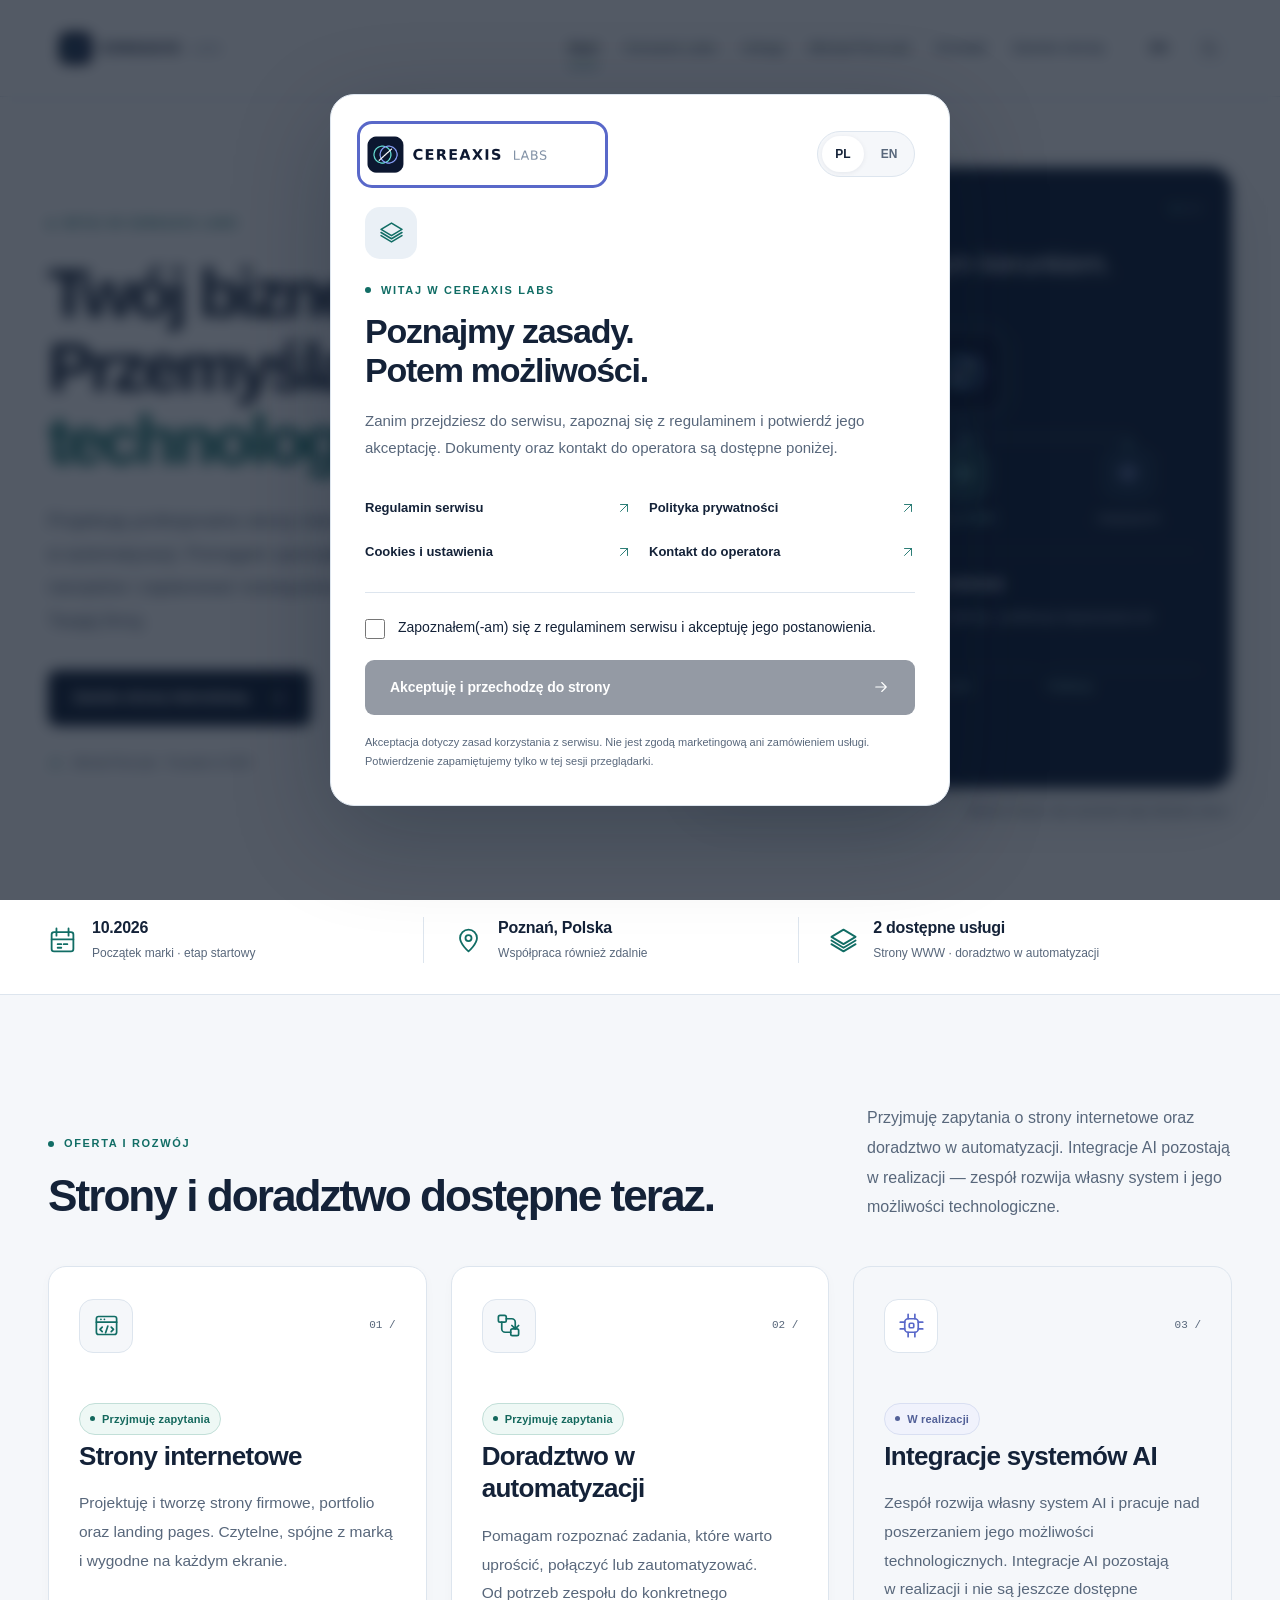
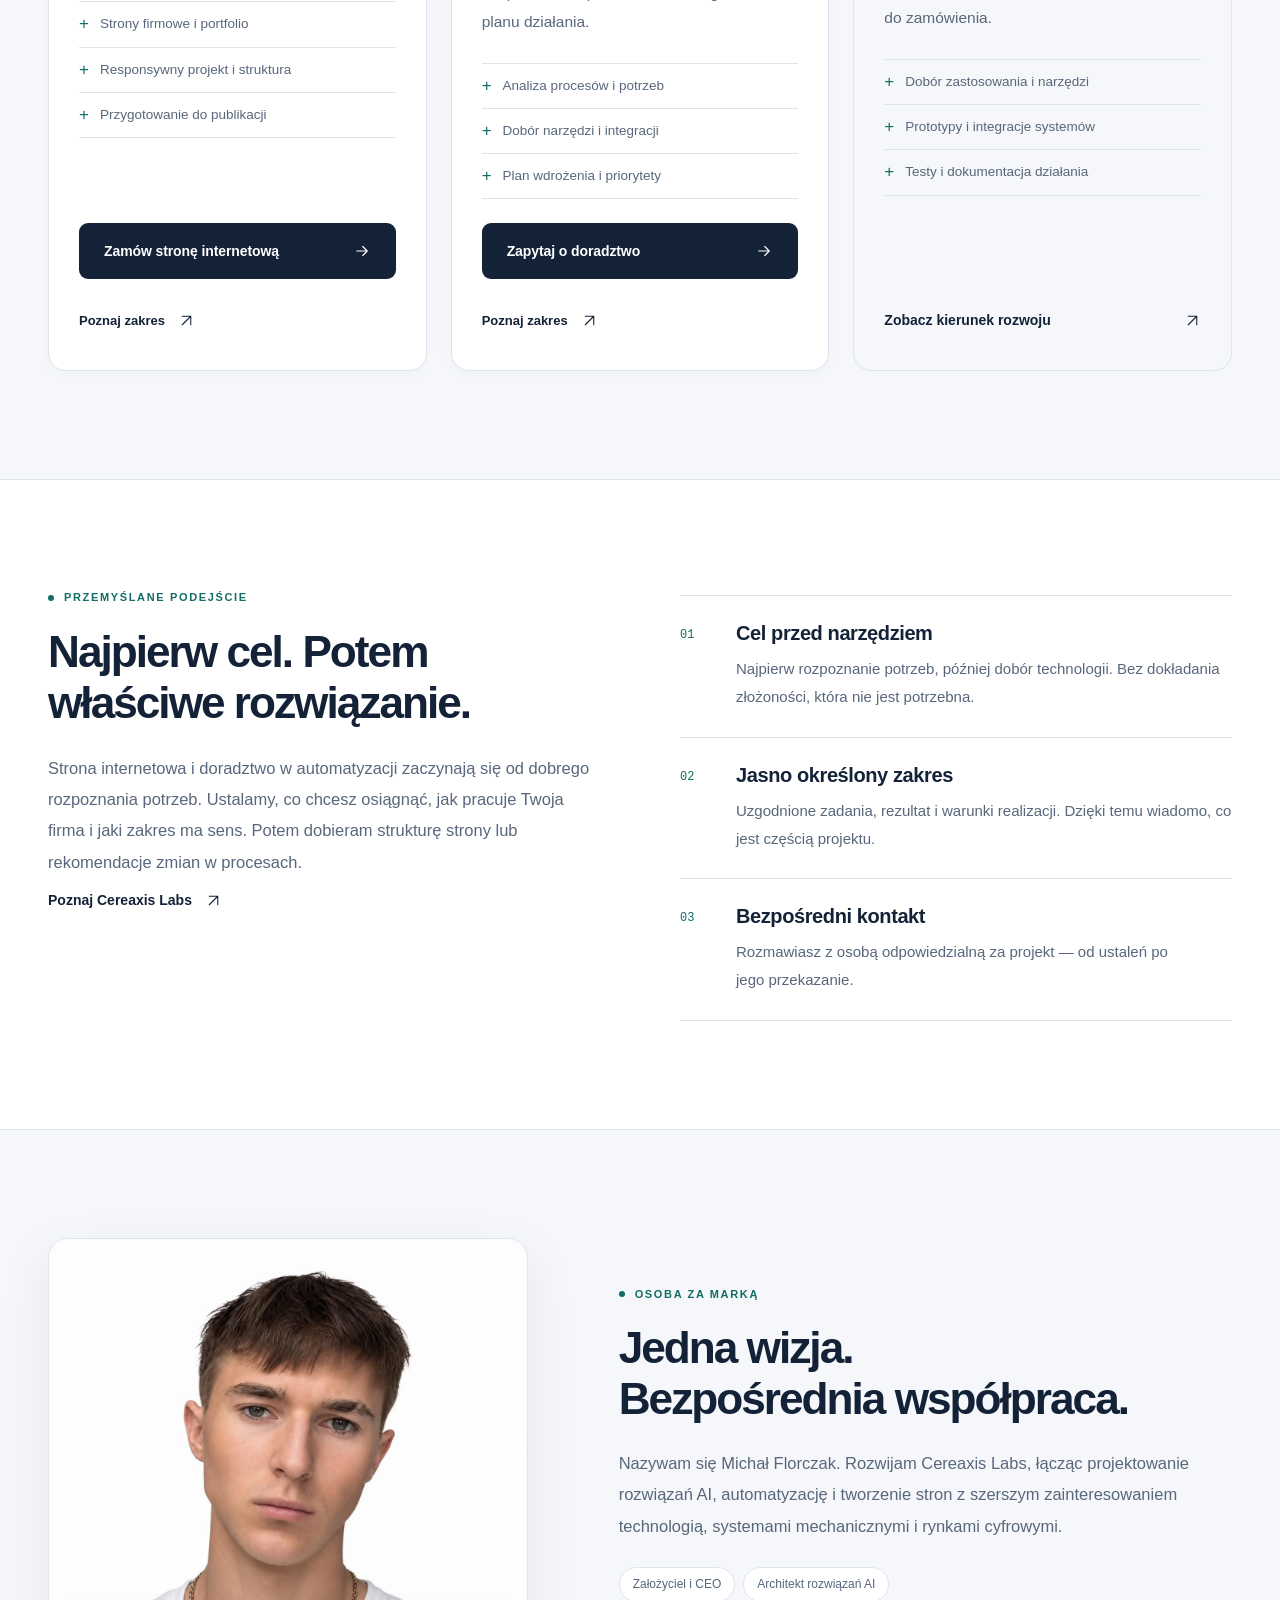
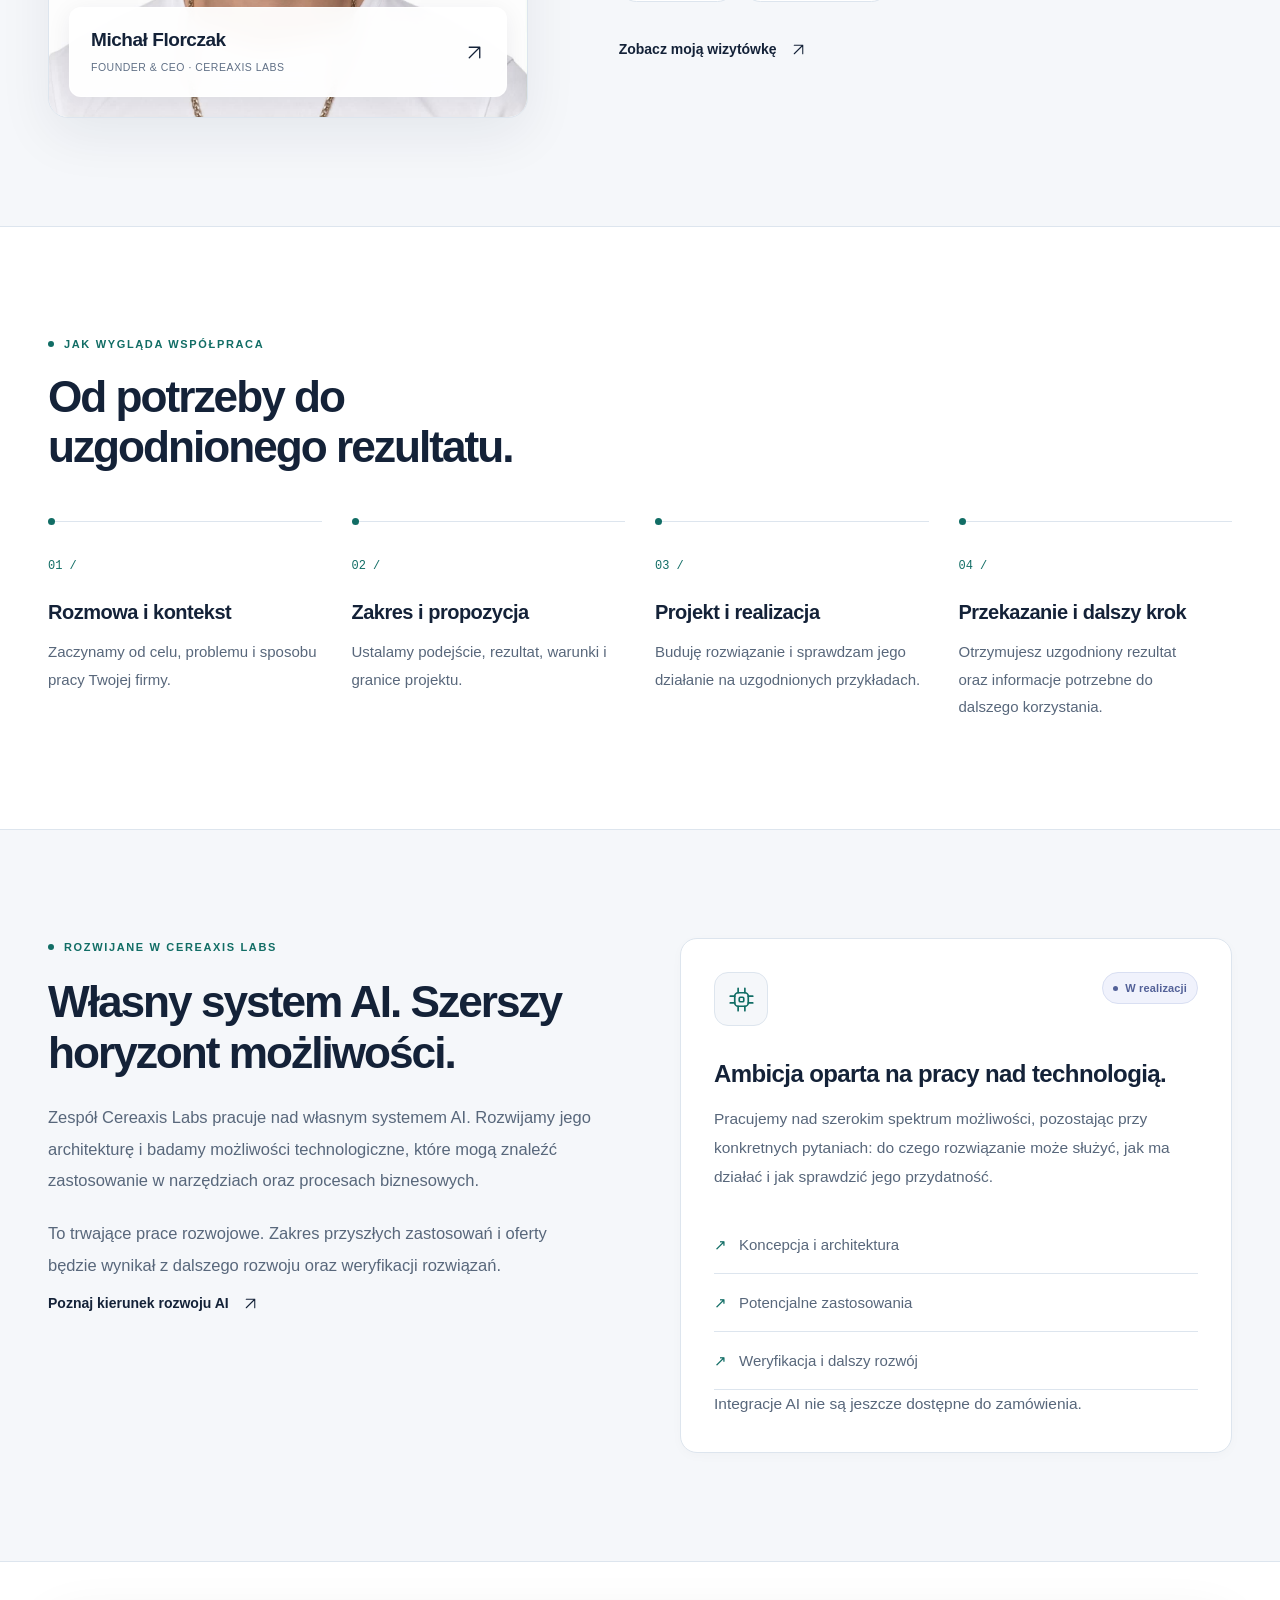
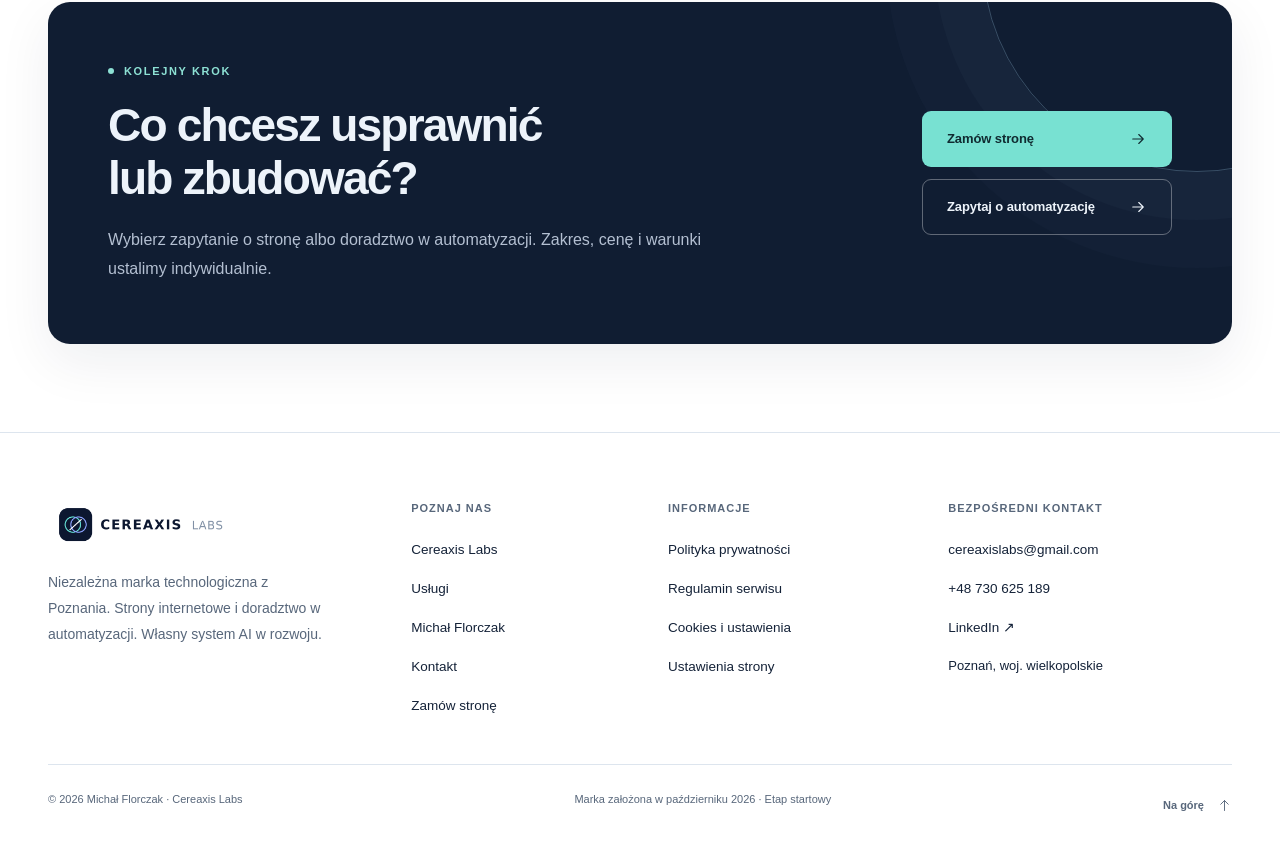
<file: index.html>
<!doctype html>
<html lang="pl" data-theme="light"><head><meta charset="utf-8"><meta name="viewport" content="width=device-width, initial-scale=1"><meta name="theme-color" content="#ffffff">
<title data-pl="Cereaxis Labs — Strony WWW i doradztwo w automatyzacji" data-en="Cereaxis Labs — Websites and automation consulting">Cereaxis Labs — Strony WWW i doradztwo w automatyzacji</title>
<meta name="description" content="Cereaxis Labs: profesjonalne strony internetowe i doradztwo w automatyzacji. Integracje i własny system AI w rozwoju. Michał Florczak, Poznań. Marka założona w październiku 2026." data-pl="Cereaxis Labs: profesjonalne strony internetowe i doradztwo w automatyzacji. Integracje i własny system AI w rozwoju. Michał Florczak, Poznań. Marka założona w październiku 2026." data-en="Cereaxis Labs: professional websites and automation consulting. AI integration and our own AI system in development. Founded by Michał Florczak in Poznań, Poland, in October 2026.">
<meta property="og:type" content="website"><meta property="og:site_name" content="Cereaxis Labs"><meta property="og:title" content="Cereaxis Labs — Strony WWW i doradztwo w automatyzacji" data-pl="Cereaxis Labs — Strony WWW i doradztwo w automatyzacji" data-en="Cereaxis Labs — Websites and automation consulting"><meta property="og:description" content="Cereaxis Labs: profesjonalne strony internetowe i doradztwo w automatyzacji. Integracje i własny system AI w rozwoju. Michał Florczak, Poznań. Marka założona w październiku 2026." data-pl="Cereaxis Labs: profesjonalne strony internetowe i doradztwo w automatyzacji. Integracje i własny system AI w rozwoju. Michał Florczak, Poznań. Marka założona w październiku 2026." data-en="Cereaxis Labs: professional websites and automation consulting. AI integration and our own AI system in development. Founded by Michał Florczak in Poznań, Poland, in October 2026.">
<link rel="icon" href="assets/cereaxis-labs-icon.png" type="image/png"><script>document.documentElement.classList.add('js');
try {
 var p=JSON.parse(localStorage.getItem('cereaxis.preferences.v2')||'null');
 if(p&&p.consent===true&&p.expires>Date.now()){
  if(p.theme==='dark'||p.theme==='light')document.documentElement.dataset.theme=p.theme;
  if(p.lang==='en'||p.lang==='pl')document.documentElement.lang=p.lang;
 }else if(p){localStorage.removeItem('cereaxis.preferences.v2');}
}catch(_){}
try{var q=new URLSearchParams(location.search);if(q.get('theme')==='dark'||q.get('theme')==='light')document.documentElement.dataset.theme=q.get('theme');if(q.get('lang')==='en'||q.get('lang')==='pl')document.documentElement.lang=q.get('lang');}catch(_){}</script><link rel="stylesheet" href="assets/site.css?v=f56a594e5f"><link rel="stylesheet" href="assets/refinements.css?v=23b7372c56"><link rel="stylesheet" href="assets/interactions.css?v=6615afb9a2"><script src="assets/site.js?v=04f3d5b48e" defer></script><script src="assets/experience.js?v=4e5455bf96" defer></script></head>
<body id="top" data-entry-required="true"><a href="#main" class="skip"><span data-pl="Przejdź do treści" data-en="Skip to content">Przejdź do treści</span></a>
    <header class="site-header"><div class="wrap header-inner">
      <a class="logo-link" href="index.html" aria-label="Cereaxis Labs — strona główna" data-aria-pl="Cereaxis Labs — strona główna" data-aria-en="Cereaxis Labs — home"><span class="logo-well"><img class="brand-logo" src="assets/cereaxis-labs-logo.png" alt="Cereaxis Labs" width="1520" height="264" decoding="async"></span></a>
      <nav id="primary-nav" class="nav-links" aria-label="Menu główne" data-aria-pl="Menu główne" data-aria-en="Main navigation"><a href="index.html" aria-current="page"><span data-pl="Start" data-en="Home">Start</span></a><a href="cereaxis-labs.html"><span data-pl="Cereaxis Labs" data-en="Cereaxis Labs">Cereaxis Labs</span></a><a href="uslugi.html"><span data-pl="Usługi" data-en="Services">Usługi</span></a><a href="michal-florczak.html"><span data-pl="Michał Florczak" data-en="Michał Florczak">Michał Florczak</span></a><a href="kontakt.html"><span data-pl="Kontakt" data-en="Contact">Kontakt</span></a><a href="zamow-strone.html"><span data-pl="Zamów stronę" data-en="Request a website">Zamów stronę</span></a><div class="mobile-nav-meta">Cereaxis Labs · Poznań<br><span data-pl="Technologia zaczyna się od dobrej rozmowy." data-en="Good technology starts with a conversation.">Technologia zaczyna się od dobrej rozmowy.</span></div></nav>
      <div class="controls"><button class="control language-control" id="language-toggle" type="button" aria-label="Przełącz na język angielski" title="Przełącz na język angielski" lang="en"><span>EN</span></button><button class="control" id="theme-toggle" type="button" aria-label="Włącz ciemny motyw" title="Włącz ciemny motyw"><svg class="moon" viewBox="0 0 24 24" fill="none" stroke="currentColor" stroke-width="1.5" stroke-linecap="round" stroke-linejoin="round" aria-hidden="true"><path d="M21 13A9 9 0 0 1 11 3 9 9 0 1 0 21 13Z"/></svg><svg class="sun" viewBox="0 0 24 24" fill="none" stroke="currentColor" stroke-width="1.5" stroke-linecap="round" stroke-linejoin="round" aria-hidden="true"><circle cx="12" cy="12" r="4"/><path d="M12 2v2m0 16v2M2 12h2m16 0h2M5 5l1 1m12 12 1 1m0-14-1 1M6 18l-1 1"/></svg></button><button class="control menu-control" id="menu-toggle" type="button" aria-label="Otwórz menu" aria-controls="primary-nav" aria-expanded="false"><svg class="menu-lines" viewBox="0 0 24 24" fill="none" stroke="currentColor" stroke-width="1.5" stroke-linecap="round" stroke-linejoin="round" aria-hidden="true"><path d="M4 8h16M4 16h16"/></svg><svg class="menu-x" viewBox="0 0 24 24" fill="none" stroke="currentColor" stroke-width="1.5" stroke-linecap="round" stroke-linejoin="round" aria-hidden="true"><path d="m6 6 12 12M6 18 18 6"/></svg></button></div>
    </div><div class="reading-progress" aria-hidden="true"></div></header><main id="main" tabindex="-1"><section class="hero"><div class="wrap"><div class="hero-grid"><div class="hero-copy"><div data-pl="Witaj w Cereaxis Labs" data-en="Welcome to Cereaxis Labs" class="eyebrow">Witaj w Cereaxis Labs</div><h1><span data-pl="Twój biznes." data-en="Your business.">Twój biznes.</span><span data-pl="Przemyślana" data-en="Thoughtful">Przemyślana</span><span data-pl="technologia." data-en="technology." class="accent">technologia.</span></h1><p data-pl="Projektuję profesjonalne strony internetowe i doradzam firmom w automatyzacji. Pomagam uporządkować potrzeby, wybrać narzędzia i zaplanować rozwiązania dopasowane do sposobu pracy Twojej firmy." data-en="I build professional websites and advise businesses on automation. From a clear online presence to a practical plan for improving workflows, we start with your needs and agree on the next step." class="lead">Projektuję profesjonalne strony internetowe i doradzam firmom w automatyzacji. Pomagam uporządkować potrzeby, wybrać narzędzia i zaplanować rozwiązania dopasowane do sposobu pracy Twojej firmy.</p><div class="actions"><a href="zamow-strone.html" class="button button-primary" ><span data-pl="Zamów stronę internetową" data-en="Request a website">Zamów stronę internetową</span><svg class="" viewBox="0 0 24 24" fill="none" stroke="currentColor" stroke-width="1.5" stroke-linecap="round" stroke-linejoin="round" aria-hidden="true"><path d="M5 12h14m-6-6 6 6-6 6"/></svg></a><a href="zapytanie-automatyzacja.html" class="button button-outline" ><span data-pl="Zapytaj o automatyzację" data-en="Enquire about automation">Zapytaj o automatyzację</span><svg class="" viewBox="0 0 24 24" fill="none" stroke="currentColor" stroke-width="1.5" stroke-linecap="round" stroke-linejoin="round" aria-hidden="true"><path d="M6 18 18 6M6 6h12v12"/></svg></a></div><div class="hero-note"><svg class="" viewBox="0 0 24 24" fill="none" stroke="currentColor" stroke-width="1.5" stroke-linecap="round" stroke-linejoin="round" aria-hidden="true"><circle cx="12" cy="8" r="4"/><path d="M4 21v-2a8 8 0 0 1 16 0v2"/></svg><span data-pl="Michał Florczak · Founder &amp; CEO" data-en="Michał Florczak · Founder &amp; CEO">Michał Florczak · Founder &amp; CEO</span></div></div><div class="hero-technology"><div class="system-board"><div class="board-top"><span>CEREAXIS LABS / SYSTEM MAP</span><div class="board-dot"><i></i><i></i><i></i></div></div><h2 data-pl="Technologia z jasnym kierunkiem." data-en="Technology with a clear direction." class="board-heading">Technologia z jasnym kierunkiem.</h2><div class="system-map"><svg viewBox="0 0 400 225" preserveAspectRatio="none" aria-hidden="true"><path class="map-line" d="M200 95v35H60v43m140-43v43m0-43h140v43"/><path class="map-flow" d="M200 95v35H60v43m140-43v43m0-43h140v43"/></svg><div class="map-core" aria-hidden="true"><img src="assets/cereaxis-labs-icon.png" alt="" width="512" height="512"></div><button type="button" class="map-node one" data-scenario="automation" aria-controls="scenario-details" aria-pressed="false"><span class="map-node-icon"><svg class="" viewBox="0 0 24 24" fill="none" stroke="currentColor" stroke-width="1.5" stroke-linecap="round" stroke-linejoin="round" aria-hidden="true"><rect x="3" y="3" width="7" height="6" rx="1.5"/><rect x="14" y="15" width="7" height="6" rx="1.5"/><path d="M10 6h5a3 3 0 0 1 3 3v6m-4 3H9a3 3 0 0 1-3-3V9m9 3 3 3 3-3"/></svg></span><span data-pl="Automatyzacja" data-en="Automation">Automatyzacja</span></button><button type="button" class="map-node two" data-scenario="web" aria-controls="scenario-details" aria-pressed="true"><span class="map-node-icon"><svg class="" viewBox="0 0 24 24" fill="none" stroke="currentColor" stroke-width="1.5" stroke-linecap="round" stroke-linejoin="round" aria-hidden="true"><rect x="3" y="4" width="18" height="16" rx="2"/><path d="M3 9h18M7 6.5h.1m3 0h.1m-2 7-2 2 2 2m8-4 2 2-2 2m-3-5-2 6"/></svg></span><span data-pl="Strony WWW" data-en="Websites">Strony WWW</span></button><button type="button" class="map-node three" data-scenario="ai" aria-controls="scenario-details" aria-pressed="false"><span class="map-node-icon"><svg class="" viewBox="0 0 24 24" fill="none" stroke="currentColor" stroke-width="1.5" stroke-linecap="round" stroke-linejoin="round" aria-hidden="true"><rect x="6" y="6" width="12" height="12" rx="3"/><path d="M9 2v4m6-4v4M9 18v4m6-4v4M2 9h4m-4 6h4m12-6h4m-4 6h4"/><rect x="10" y="10" width="4" height="4" rx="1"/></svg></span><span data-pl="Integracje AI" data-en="AI integration">Integracje AI</span></button></div><div id="scenario-details" class="scenario-details" aria-live="polite"><div class="scenario-panel" data-scenario-panel="web"><h3 data-pl="Dostępne teraz: strony internetowe" data-en="Available now: websites">Dostępne teraz: strony internetowe</h3><p data-pl="Przemyślana struktura, dopracowany interfejs i publikacja dopasowana do Twojego projektu." data-en="Thoughtful structure, a polished interface and a launch approach suited to your project.">Przemyślana struktura, dopracowany interfejs i publikacja dopasowana do Twojego projektu.</p><ol class="scenario-steps"><li><span data-pl="Cel i treści" data-en="Goals &amp; content">Cel i treści</span></li><li><span data-pl="Projekt i wykonanie" data-en="Design &amp; build">Projekt i wykonanie</span></li><li><span data-pl="Publikacja" data-en="Launch">Publikacja</span></li></ol></div><div class="scenario-panel" data-scenario-panel="automation" hidden><h3 data-pl="Dostępne: doradztwo w automatyzacji" data-en="Available: automation consulting">Dostępne: doradztwo w automatyzacji</h3><p data-pl="Analiza sposobu pracy, rekomendacje narzędzi i uporządkowany plan zmian dopasowany do Twojej firmy." data-en="Workflow analysis, tool recommendations and a structured improvement plan suited to your business.">Analiza sposobu pracy, rekomendacje narzędzi i uporządkowany plan zmian dopasowany do Twojej firmy.</p><ol class="scenario-steps"><li><span data-pl="Rozpoznanie procesów" data-en="Process discovery">Rozpoznanie procesów</span></li><li><span data-pl="Rekomendacje" data-en="Recommendations">Rekomendacje</span></li><li><span data-pl="Plan działania" data-en="Action plan">Plan działania</span></li></ol></div><div class="scenario-panel" data-scenario-panel="ai" hidden><h3 data-pl="Integracje AI: w realizacji" data-en="AI integration: in development">Integracje AI: w realizacji</h3><p data-pl="Zespół pracuje nad własnym systemem AI i rozwija nowe możliwości technologiczne. Integracje nie są jeszcze dostępne do zamówienia." data-en="The team is developing its own AI system and expanding its technological capabilities. Integrations are not yet open for orders.">Zespół pracuje nad własnym systemem AI i rozwija nowe możliwości technologiczne. Integracje nie są jeszcze dostępne do zamówienia.</p><ol class="scenario-steps"><li><span data-pl="Własny system AI" data-en="Our own AI system">Własny system AI</span></li><li><span data-pl="Rozwój możliwości" data-en="Capability development">Rozwój możliwości</span></li><li><span data-pl="Testy i weryfikacja" data-en="Testing &amp; verification">Testy i weryfikacja</span></li></ol></div></div></div><p data-pl="Wybierz obszar, aby sprawdzić jego aktualny status." data-en="Select an area to see its current availability." class="board-caption">Wybierz obszar, aby sprawdzić jego aktualny status.</p></div></div><div class="hero-proof"><div class="hero-proof-item"><svg class="proof-icon" viewBox="0 0 24 24" fill="none" stroke="currentColor" stroke-width="1.5" stroke-linecap="round" stroke-linejoin="round" aria-hidden="true"><rect x="3" y="5" width="18" height="16" rx="2"/><path d="M7 2v6m10-6v6M3 11h18m-13 4h3m2 0h3m-8 3h3"/></svg><div><strong data-pl="10.2026" data-en="10.2026">10.2026</strong><span data-pl="Początek marki · etap startowy" data-en="Brand launch · early stage">Początek marki · etap startowy</span></div></div><div class="hero-proof-item"><svg class="proof-icon" viewBox="0 0 24 24" fill="none" stroke="currentColor" stroke-width="1.5" stroke-linecap="round" stroke-linejoin="round" aria-hidden="true"><path d="M19 10c0 5-7 11-7 11S5 15 5 10a7 7 0 1 1 14 0Z"/><circle cx="12" cy="10" r="2.5"/></svg><div><strong data-pl="Poznań, Polska" data-en="Poznań, Poland">Poznań, Polska</strong><span data-pl="Współpraca również zdalnie" data-en="Remote collaboration available">Współpraca również zdalnie</span></div></div><div class="hero-proof-item"><svg class="proof-icon" viewBox="0 0 24 24" fill="none" stroke="currentColor" stroke-width="1.5" stroke-linecap="round" stroke-linejoin="round" aria-hidden="true"><path d="m12 3 10 6-10 6L2 9l10-6Zm-10 12 10 6 10-6M2 12l10 6 10-6"/></svg><div><strong data-pl="2 dostępne usługi" data-en="2 available services">2 dostępne usługi</strong><span data-pl="Strony WWW · doradztwo w automatyzacji" data-en="Websites · automation consulting">Strony WWW · doradztwo w automatyzacji</span></div></div></div></div></section>
    <section class="section paper bordered"><div class="wrap"><div class="section-top reveal"><div><div data-pl="Oferta i rozwój" data-en="Services &amp; development" class="eyebrow">Oferta i rozwój</div><h2 data-pl="Strony i doradztwo dostępne teraz." data-en="Websites and consulting, available now.">Strony i doradztwo dostępne teraz.</h2></div><p data-pl="Przyjmuję zapytania o strony internetowe oraz doradztwo w automatyzacji. Integracje AI pozostają w realizacji — zespół rozwija własny system i jego możliwości technologiczne." data-en="I welcome enquiries for websites and automation consulting. AI integrations remain in development as the team builds its own system and explores its technological capabilities.">Przyjmuję zapytania o strony internetowe oraz doradztwo w automatyzacji. Integracje AI pozostają w realizacji — zespół rozwija własny system i jego możliwości technologiczne.</p></div><div class="services-grid"><article class="service-card reveal is-available"><div class="card-top"><div class="icon-box"><svg class="" viewBox="0 0 24 24" fill="none" stroke="currentColor" stroke-width="1.5" stroke-linecap="round" stroke-linejoin="round" aria-hidden="true"><rect x="3" y="4" width="18" height="16" rx="2"/><path d="M3 9h18M7 6.5h.1m3 0h.1m-2 7-2 2 2 2m8-4 2 2-2 2m-3-5-2 6"/></svg></div><span class="card-number">01 /</span></div><span data-pl="Przyjmuję zapytania" data-en="Open for enquiries" class="availability-badge is-active">Przyjmuję zapytania</span><h3 data-pl="Strony internetowe" data-en="Websites">Strony internetowe</h3><p data-pl="Projektuję i tworzę strony firmowe, portfolio oraz landing pages. Czytelne, spójne z marką i wygodne na każdym ekranie." data-en="I design and build business websites, portfolios and landing pages. Clear, aligned with your brand and comfortable on every screen.">Projektuję i tworzę strony firmowe, portfolio oraz landing pages. Czytelne, spójne z marką i wygodne na każdym ekranie.</p><ul class=""><li data-pl="Strony firmowe i portfolio" data-en="Business websites and portfolios">Strony firmowe i portfolio</li><li data-pl="Responsywny projekt i struktura" data-en="Responsive design and structure">Responsywny projekt i struktura</li><li data-pl="Przygotowanie do publikacji" data-en="Preparation for launch">Przygotowanie do publikacji</li></ul><a href="zamow-strone.html" class="button button-primary" ><span data-pl="Zamów stronę internetową" data-en="Request a website">Zamów stronę internetową</span><svg class="" viewBox="0 0 24 24" fill="none" stroke="currentColor" stroke-width="1.5" stroke-linecap="round" stroke-linejoin="round" aria-hidden="true"><path d="M5 12h14m-6-6 6 6-6 6"/></svg></a><div class="service-scope-link"><a href="strony-internetowe.html" class="link-arrow" ><span data-pl="Poznaj zakres" data-en="Explore the service">Poznaj zakres</span><svg class="" viewBox="0 0 24 24" fill="none" stroke="currentColor" stroke-width="1.5" stroke-linecap="round" stroke-linejoin="round" aria-hidden="true"><path d="M6 18 18 6M6 6h12v12"/></svg></a></div></article><article class="service-card reveal is-available"><div class="card-top"><div class="icon-box"><svg class="" viewBox="0 0 24 24" fill="none" stroke="currentColor" stroke-width="1.5" stroke-linecap="round" stroke-linejoin="round" aria-hidden="true"><rect x="3" y="3" width="7" height="6" rx="1.5"/><rect x="14" y="15" width="7" height="6" rx="1.5"/><path d="M10 6h5a3 3 0 0 1 3 3v6m-4 3H9a3 3 0 0 1-3-3V9m9 3 3 3 3-3"/></svg></div><span class="card-number">02 /</span></div><span data-pl="Przyjmuję zapytania" data-en="Open for enquiries" class="availability-badge is-active">Przyjmuję zapytania</span><h3 data-pl="Doradztwo w automatyzacji" data-en="Automation consulting">Doradztwo w automatyzacji</h3><p data-pl="Pomagam rozpoznać zadania, które warto uprościć, połączyć lub zautomatyzować. Od potrzeb zespołu do konkretnego planu działania." data-en="I help identify tasks worth simplifying, connecting or automating. From your team’s needs to a practical plan.">Pomagam rozpoznać zadania, które warto uprościć, połączyć lub zautomatyzować. Od potrzeb zespołu do konkretnego planu działania.</p><ul class=""><li data-pl="Analiza procesów i potrzeb" data-en="Process and needs analysis">Analiza procesów i potrzeb</li><li data-pl="Dobór narzędzi i integracji" data-en="Tool and integration selection">Dobór narzędzi i integracji</li><li data-pl="Plan wdrożenia i priorytety" data-en="Implementation plan and priorities">Plan wdrożenia i priorytety</li></ul><a href="zapytanie-automatyzacja.html" class="button button-primary" ><span data-pl="Zapytaj o doradztwo" data-en="Enquire about consulting">Zapytaj o doradztwo</span><svg class="" viewBox="0 0 24 24" fill="none" stroke="currentColor" stroke-width="1.5" stroke-linecap="round" stroke-linejoin="round" aria-hidden="true"><path d="M5 12h14m-6-6 6 6-6 6"/></svg></a><div class="service-scope-link"><a href="automatyzacja.html" class="link-arrow" ><span data-pl="Poznaj zakres" data-en="Explore the service">Poznaj zakres</span><svg class="" viewBox="0 0 24 24" fill="none" stroke="currentColor" stroke-width="1.5" stroke-linecap="round" stroke-linejoin="round" aria-hidden="true"><path d="M6 18 18 6M6 6h12v12"/></svg></a></div></article><article class="service-card reveal is-upcoming"><div class="card-top"><div class="icon-box"><svg class="" viewBox="0 0 24 24" fill="none" stroke="currentColor" stroke-width="1.5" stroke-linecap="round" stroke-linejoin="round" aria-hidden="true"><rect x="6" y="6" width="12" height="12" rx="3"/><path d="M9 2v4m6-4v4M9 18v4m6-4v4M2 9h4m-4 6h4m12-6h4m-4 6h4"/><rect x="10" y="10" width="4" height="4" rx="1"/></svg></div><span class="card-number">03 /</span></div><span data-pl="W realizacji" data-en="In development" class="availability-badge is-pending">W realizacji</span><h3 data-pl="Integracje systemów AI" data-en="AI systems integration">Integracje systemów AI</h3><p data-pl="Zespół rozwija własny system AI i pracuje nad poszerzaniem jego możliwości technologicznych. Integracje AI pozostają w realizacji i nie są jeszcze dostępne do zamówienia." data-en="The team is building its own AI system and exploring a broad range of technological capabilities. AI integrations are in development and are not yet available to order.">Zespół rozwija własny system AI i pracuje nad poszerzaniem jego możliwości technologicznych. Integracje AI pozostają w realizacji i nie są jeszcze dostępne do zamówienia.</p><ul class=""><li data-pl="Dobór zastosowania i narzędzi" data-en="Use case and tool selection">Dobór zastosowania i narzędzi</li><li data-pl="Prototypy i integracje systemów" data-en="Prototypes and system integrations">Prototypy i integracje systemów</li><li data-pl="Testy i dokumentacja działania" data-en="Testing and operating documentation">Testy i dokumentacja działania</li></ul><a href="integracje-ai.html" class="link-arrow" ><span data-pl="Zobacz kierunek rozwoju" data-en="Explore the development focus">Zobacz kierunek rozwoju</span><svg class="" viewBox="0 0 24 24" fill="none" stroke="currentColor" stroke-width="1.5" stroke-linecap="round" stroke-linejoin="round" aria-hidden="true"><path d="M6 18 18 6M6 6h12v12"/></svg></a></article></div></div></section>
    <section class="section"><div class="wrap split"><div class="prose reveal"><div data-pl="Przemyślane podejście" data-en="A considered approach" class="eyebrow">Przemyślane podejście</div><h2 data-pl="Najpierw cel. Potem właściwe rozwiązanie." data-en="First the goal. Then the right solution.">Najpierw cel. Potem właściwe rozwiązanie.</h2><p data-pl="Strona internetowa i doradztwo w automatyzacji zaczynają się od dobrego rozpoznania potrzeb. Ustalamy, co chcesz osiągnąć, jak pracuje Twoja firma i jaki zakres ma sens. Potem dobieram strukturę strony lub rekomendacje zmian w procesach." data-en="Website projects and automation consulting start with understanding your needs. We explore your goals, how your business works and a sensible scope. I then develop the website structure or recommendations for improving processes.">Strona internetowa i doradztwo w automatyzacji zaczynają się od dobrego rozpoznania potrzeb. Ustalamy, co chcesz osiągnąć, jak pracuje Twoja firma i jaki zakres ma sens. Potem dobieram strukturę strony lub rekomendacje zmian w procesach.</p><a href="cereaxis-labs.html" class="link-arrow" ><span data-pl="Poznaj Cereaxis Labs" data-en="About Cereaxis Labs">Poznaj Cereaxis Labs</span><svg class="" viewBox="0 0 24 24" fill="none" stroke="currentColor" stroke-width="1.5" stroke-linecap="round" stroke-linejoin="round" aria-hidden="true"><path d="M6 18 18 6M6 6h12v12"/></svg></a></div><div class="principle-list reveal"><article class="principle"><span class="principle-num">01</span><div><h3 data-pl="Cel przed narzędziem" data-en="Purpose before tools">Cel przed narzędziem</h3><p data-pl="Najpierw rozpoznanie potrzeb, później dobór technologii. Bez dokładania złożoności, która nie jest potrzebna." data-en="First understand the need, then choose the technology. Without adding unnecessary complexity.">Najpierw rozpoznanie potrzeb, później dobór technologii. Bez dokładania złożoności, która nie jest potrzebna.</p></div></article><article class="principle"><span class="principle-num">02</span><div><h3 data-pl="Jasno określony zakres" data-en="A clearly defined scope">Jasno określony zakres</h3><p data-pl="Uzgodnione zadania, rezultat i warunki realizacji. Dzięki temu wiadomo, co jest częścią projektu." data-en="Agreed tasks, deliverables and terms. So it is clear what the project includes.">Uzgodnione zadania, rezultat i warunki realizacji. Dzięki temu wiadomo, co jest częścią projektu.</p></div></article><article class="principle"><span class="principle-num">03</span><div><h3 data-pl="Bezpośredni kontakt" data-en="Direct communication">Bezpośredni kontakt</h3><p data-pl="Rozmawiasz z osobą odpowiedzialną za projekt — od ustaleń po jego przekazanie." data-en="You speak with the person responsible for the project, from discovery through handover.">Rozmawiasz z osobą odpowiedzialną za projekt — od ustaleń po jego przekazanie.</p></div></article></div></div></section>
    <section class="section paper bordered"><div class="wrap founder-preview"><figure class="portrait-frame portrait-preview reveal"><img src="assets/michal-florczak.jpg" alt="Michał Florczak, założyciel Cereaxis Labs" data-alt-pl="Michał Florczak, założyciel Cereaxis Labs" data-alt-en="Michał Florczak, founder of Cereaxis Labs" width="1254" height="1254" loading="lazy"><figcaption class="portrait-caption"><div><strong>Michał Florczak</strong><span>FOUNDER &amp; CEO · CEREAXIS LABS</span></div><svg class="" viewBox="0 0 24 24" fill="none" stroke="currentColor" stroke-width="1.5" stroke-linecap="round" stroke-linejoin="round" aria-hidden="true"><path d="M6 18 18 6M6 6h12v12"/></svg></figcaption></figure><div class="reveal"><div data-pl="Osoba za marką" data-en="The person behind the brand" class="eyebrow">Osoba za marką</div><h2 data-pl="Jedna wizja. Bezpośrednia współpraca." data-en="One vision. Direct collaboration.">Jedna wizja. Bezpośrednia współpraca.</h2><p data-pl="Nazywam się Michał Florczak. Rozwijam Cereaxis Labs, łącząc projektowanie rozwiązań AI, automatyzację i tworzenie stron z szerszym zainteresowaniem technologią, systemami mechanicznymi i rynkami cyfrowymi." data-en="I’m Michał Florczak. I am building Cereaxis Labs, connecting AI solution design, automation and web development with a broader interest in technology, mechanical systems and digital markets.">Nazywam się Michał Florczak. Rozwijam Cereaxis Labs, łącząc projektowanie rozwiązań AI, automatyzację i tworzenie stron z szerszym zainteresowaniem technologią, systemami mechanicznymi i rynkami cyfrowymi.</p><div class="pills"><span data-pl="Założyciel i CEO" data-en="Founder &amp; CEO" class="pill">Założyciel i CEO</span><span data-pl="Architekt rozwiązań AI" data-en="AI Solutions Architect" class="pill">Architekt rozwiązań AI</span></div><a href="michal-florczak.html" class="link-arrow" ><span data-pl="Zobacz moją wizytówkę" data-en="Explore my professional profile">Zobacz moją wizytówkę</span><svg class="" viewBox="0 0 24 24" fill="none" stroke="currentColor" stroke-width="1.5" stroke-linecap="round" stroke-linejoin="round" aria-hidden="true"><path d="M6 18 18 6M6 6h12v12"/></svg></a></div></div></section><section class="section"><div class="wrap"><div class="section-intro reveal"><div data-pl="Jak wygląda współpraca" data-en="How collaboration works" class="eyebrow">Jak wygląda współpraca</div><h2 data-pl="Od potrzeby do uzgodnionego rezultatu." data-en="From a clear need to an agreed outcome.">Od potrzeby do uzgodnionego rezultatu.</h2></div><div class="process-grid"><article class="process-card reveal delay-0"><span class="process-label">01 /</span><h3 data-pl="Rozmowa i kontekst" data-en="Conversation &amp; context">Rozmowa i kontekst</h3><p data-pl="Zaczynamy od celu, problemu i sposobu pracy Twojej firmy." data-en="We begin with your goal, the problem and the way your business works.">Zaczynamy od celu, problemu i sposobu pracy Twojej firmy.</p></article><article class="process-card reveal delay-1"><span class="process-label">02 /</span><h3 data-pl="Zakres i propozycja" data-en="Scope &amp; proposal">Zakres i propozycja</h3><p data-pl="Ustalamy podejście, rezultat, warunki i granice projektu." data-en="We define the approach, deliverable, terms and project boundaries.">Ustalamy podejście, rezultat, warunki i granice projektu.</p></article><article class="process-card reveal delay-2"><span class="process-label">03 /</span><h3 data-pl="Projekt i realizacja" data-en="Design &amp; delivery">Projekt i realizacja</h3><p data-pl="Buduję rozwiązanie i sprawdzam jego działanie na uzgodnionych przykładach." data-en="I build the solution and test its behaviour against agreed examples.">Buduję rozwiązanie i sprawdzam jego działanie na uzgodnionych przykładach.</p></article><article class="process-card reveal delay-3"><span class="process-label">04 /</span><h3 data-pl="Przekazanie i dalszy krok" data-en="Handover &amp; next step">Przekazanie i dalszy krok</h3><p data-pl="Otrzymujesz uzgodniony rezultat oraz informacje potrzebne do dalszego korzystania." data-en="You receive the agreed deliverable and the guidance needed to keep using it.">Otrzymujesz uzgodniony rezultat oraz informacje potrzebne do dalszego korzystania.</p></article></div></div></section><section class="section paper bordered" aria-labelledby="home-ai-title"><div class="wrap split"><div class="prose reveal"><div data-pl="Rozwijane w Cereaxis Labs" data-en="In development at Cereaxis Labs" class="eyebrow">Rozwijane w Cereaxis Labs</div><h2 data-pl="Własny system AI. Szerszy horyzont możliwości." data-en="Our own AI system. A wider horizon of possibilities." id="home-ai-title">Własny system AI. Szerszy horyzont możliwości.</h2><p data-pl="Zespół Cereaxis Labs pracuje nad własnym systemem AI. Rozwijamy jego architekturę i badamy możliwości technologiczne, które mogą znaleźć zastosowanie w narzędziach oraz procesach biznesowych." data-en="The Cereaxis Labs team is developing its own AI system. We are working on its architecture and exploring technological possibilities that could support business tools and processes.">Zespół Cereaxis Labs pracuje nad własnym systemem AI. Rozwijamy jego architekturę i badamy możliwości technologiczne, które mogą znaleźć zastosowanie w narzędziach oraz procesach biznesowych.</p><p data-pl="To trwające prace rozwojowe. Zakres przyszłych zastosowań i oferty będzie wynikał z dalszego rozwoju oraz weryfikacji rozwiązań." data-en="This is ongoing development work. Future applications and service scope will be shaped by further development and verification.">To trwające prace rozwojowe. Zakres przyszłych zastosowań i oferty będzie wynikał z dalszego rozwoju oraz weryfikacji rozwiązań.</p><a href="integracje-ai.html" class="link-arrow" ><span data-pl="Poznaj kierunek rozwoju AI" data-en="Explore our AI development">Poznaj kierunek rozwoju AI</span><svg class="" viewBox="0 0 24 24" fill="none" stroke="currentColor" stroke-width="1.5" stroke-linecap="round" stroke-linejoin="round" aria-hidden="true"><path d="M6 18 18 6M6 6h12v12"/></svg></a></div><aside class="info-card reveal"><div class="card-top"><div class="icon-box"><svg class="" viewBox="0 0 24 24" fill="none" stroke="currentColor" stroke-width="1.5" stroke-linecap="round" stroke-linejoin="round" aria-hidden="true"><rect x="6" y="6" width="12" height="12" rx="3"/><path d="M9 2v4m6-4v4M9 18v4m6-4v4M2 9h4m-4 6h4m12-6h4m-4 6h4"/><rect x="10" y="10" width="4" height="4" rx="1"/></svg></div><span data-pl="W realizacji" data-en="In development" class="availability-badge is-pending">W realizacji</span></div><h3 data-pl="Ambicja oparta na pracy nad technologią." data-en="Ambition grounded in technical work.">Ambicja oparta na pracy nad technologią.</h3><p data-pl="Pracujemy nad szerokim spektrum możliwości, pozostając przy konkretnych pytaniach: do czego rozwiązanie może służyć, jak ma działać i jak sprawdzić jego przydatność." data-en="We are exploring a broad range of possibilities while focusing on practical questions: what a solution could support, how it should work and how to assess its usefulness.">Pracujemy nad szerokim spektrum możliwości, pozostając przy konkretnych pytaniach: do czego rozwiązanie może służyć, jak ma działać i jak sprawdzić jego przydatność.</p><ul class="check-list"><li data-pl="Koncepcja i architektura" data-en="Concept &amp; architecture">Koncepcja i architektura</li><li data-pl="Potencjalne zastosowania" data-en="Potential applications">Potencjalne zastosowania</li><li data-pl="Weryfikacja i dalszy rozwój" data-en="Verification &amp; development">Weryfikacja i dalszy rozwój</li></ul><p data-pl="Integracje AI nie są jeszcze dostępne do zamówienia." data-en="AI integrations are not yet available to order." class="tiny">Integracje AI nie są jeszcze dostępne do zamówienia.</p></aside></div></section><section class="cta-section"><div class="wrap"><div class="cta-panel reveal"><div><div data-pl="Kolejny krok" data-en="The next step" class="eyebrow">Kolejny krok</div><h2 data-pl="Co chcesz usprawnić lub zbudować?" data-en="What would you like to improve or build?">Co chcesz usprawnić lub zbudować?</h2><p data-pl="Wybierz zapytanie o stronę albo doradztwo w automatyzacji. Zakres, cenę i warunki ustalimy indywidualnie." data-en="Choose a website or automation consulting enquiry. Scope, pricing and terms are agreed individually.">Wybierz zapytanie o stronę albo doradztwo w automatyzacji. Zakres, cenę i warunki ustalimy indywidualnie.</p></div><div class="cta-actions"><a href="zamow-strone.html" class="button button-mint" ><span data-pl="Zamów stronę" data-en="Request a website">Zamów stronę</span><svg class="" viewBox="0 0 24 24" fill="none" stroke="currentColor" stroke-width="1.5" stroke-linecap="round" stroke-linejoin="round" aria-hidden="true"><path d="M5 12h14m-6-6 6 6-6 6"/></svg></a><a href="zapytanie-automatyzacja.html" class="button button-outline" ><span data-pl="Zapytaj o automatyzację" data-en="Automation enquiry">Zapytaj o automatyzację</span><svg class="" viewBox="0 0 24 24" fill="none" stroke="currentColor" stroke-width="1.5" stroke-linecap="round" stroke-linejoin="round" aria-hidden="true"><path d="M5 12h14m-6-6 6 6-6 6"/></svg></a></div></div></div></section></main><footer class="site-footer"><div class="wrap"><div class="footer-grid">
      <div class="footer-brand"><a class="logo-link" href="index.html" aria-label="Cereaxis Labs"><span class="logo-well"><img class="brand-logo" src="assets/cereaxis-labs-logo.png" alt="Cereaxis Labs" width="1520" height="264" decoding="async"></span></a><p data-pl="Niezależna marka technologiczna z Poznania. Strony internetowe i doradztwo w automatyzacji. Własny system AI w rozwoju." data-en="An independent technology brand from Poznań, Poland. Websites and automation consulting. Our own AI system in development.">Niezależna marka technologiczna z Poznania. Strony internetowe i doradztwo w automatyzacji. Własny system AI w rozwoju.</p></div>
      <div><div class="footer-col-title"><span data-pl="Poznaj nas" data-en="Explore">Poznaj nas</span></div><div class="footer-links"><a href="cereaxis-labs.html"><span data-pl="Cereaxis Labs" data-en="Cereaxis Labs">Cereaxis Labs</span></a><a href="uslugi.html"><span data-pl="Usługi" data-en="Services">Usługi</span></a><a href="michal-florczak.html"><span data-pl="Michał Florczak" data-en="Michał Florczak">Michał Florczak</span></a><a href="kontakt.html"><span data-pl="Kontakt" data-en="Contact">Kontakt</span></a><a href="zamow-strone.html"><span data-pl="Zamów stronę" data-en="Request a website">Zamów stronę</span></a></div></div>
      <div><div class="footer-col-title"><span data-pl="Informacje" data-en="Information">Informacje</span></div><div class="footer-links"><a href="polityka-prywatnosci.html"><span data-pl="Polityka prywatności" data-en="Privacy policy">Polityka prywatności</span></a><a href="regulamin.html"><span data-pl="Regulamin serwisu" data-en="Website terms">Regulamin serwisu</span></a><a href="pliki-cookies.html"><span data-pl="Cookies i ustawienia" data-en="Cookies &amp; preferences">Cookies i ustawienia</span></a><button type="button" data-open-settings><span data-pl="Ustawienia strony" data-en="Website preferences">Ustawienia strony</span></button></div></div>
      <div class="footer-contact"><div class="footer-col-title"><span data-pl="Bezpośredni kontakt" data-en="Direct contact">Bezpośredni kontakt</span></div><div class="footer-links"><a href="mailto:cereaxislabs@gmail.com">cereaxislabs@gmail.com</a><a href="tel:+48730625189">+48 730 625 189</a><a href="https://www.linkedin.com/in/micha%C5%82florczak/" target="_blank" rel="noopener noreferrer">LinkedIn ↗ <span data-pl="(nowa karta)" data-en="(new tab)" class="sr-only">(nowa karta)</span></a><span data-pl="Poznań, woj. wielkopolskie" data-en="Poznań, Greater Poland">Poznań, woj. wielkopolskie</span></div></div>
    </div><div class="footer-bottom"><span>© <span id="copyright-year">2026</span> Michał Florczak · Cereaxis Labs</span><span data-pl="Marka założona w październiku 2026 · Etap startowy" data-en="Founded in October 2026 · Early-stage venture">Marka założona w październiku 2026 · Etap startowy</span><a class="link-arrow" href="#top"><span data-pl="Na górę" data-en="Back to top">Na górę</span><svg class="" viewBox="0 0 24 24" fill="none" stroke="currentColor" stroke-width="1.5" stroke-linecap="round" stroke-linejoin="round" aria-hidden="true"><path d="M12 20V4m-6 6 6-6 6 6"/></svg></a></div></div></footer><dialog class="settings-dialog" id="site-settings" aria-labelledby="settings-title"><div class="settings-head"><h2 data-pl="Ustawienia strony" data-en="Website preferences" id="settings-title">Ustawienia strony</h2><button type="button" class="control" id="close-settings" aria-label="Zamknij ustawienia" data-aria-pl="Zamknij ustawienia" data-aria-en="Close preferences"><svg class="" viewBox="0 0 24 24" fill="none" stroke="currentColor" stroke-width="1.5" stroke-linecap="round" stroke-linejoin="round" aria-hidden="true"><path d="m6 6 12 12M6 18 18 6"/></svg></button></div>
      <p data-pl="Dostosuj język i wygląd. Strona działa także bez zapisywania ustawień na urządzeniu." data-en="Choose your language and appearance. The website also works without storing preferences on your device.">Dostosuj język i wygląd. Strona działa także bez zapisywania ustawień na urządzeniu.</p>
      <form id="settings-form"><fieldset><legend><span data-pl="Język" data-en="Language">Język</span></legend><div class="radio-options"><label><input type="radio" name="language" value="pl" checked>Polski</label><label><input type="radio" name="language" value="en">English</label></div></fieldset><fieldset><legend><span data-pl="Motyw" data-en="Appearance">Motyw</span></legend><div class="radio-options"><label><input type="radio" name="theme" value="light" checked><span data-pl="Jasny" data-en="Light">Jasny</span></label><label><input type="radio" name="theme" value="dark"><span data-pl="Ciemny" data-en="Dark">Ciemny</span></label></div></fieldset>
      <label class="remember-label"><input type="checkbox" id="remember-preferences"><span data-pl="Zapamiętaj ustawienia na tym urządzeniu" data-en="Remember preferences on this device">Zapamiętaj ustawienia na tym urządzeniu</span></label><p data-pl="Dobrowolnie zezwalasz na zapis języka i motywu w przeglądarce na 180 dni od zapisania. Bez zaznaczenia wybór jest przenoszony wyłącznie w adresach podstron. Zapis możesz usunąć w dowolnym momencie." data-en="You optionally allow your browser to store your language and theme for 180 days after saving. Otherwise, your choices are passed only in page links. You can delete saved preferences at any time." class="remember-help">Dobrowolnie zezwalasz na zapis języka i motywu w przeglądarce na 180 dni od zapisania. Bez zaznaczenia wybór jest przenoszony wyłącznie w adresach podstron. Zapis możesz usunąć w dowolnym momencie.</p>
      <div class="settings-actions"><button type="submit" class="button button-primary"><span data-pl="Zastosuj ustawienia" data-en="Apply preferences">Zastosuj ustawienia</span></button><button type="button" id="reset-preferences" class="button button-outline"><span data-pl="Przywróć domyślne" data-en="Restore defaults">Przywróć domyślne</span></button></div></form><div class="settings-links"><span data-pl="Więcej informacji:" data-en="Read more:">Więcej informacji:</span> <a href="pliki-cookies.html"><span data-pl="Cookies i ustawienia" data-en="Cookies &amp; preferences">Cookies i ustawienia</span></a></div></dialog><div class="toast" id="status-message" role="status" aria-live="polite"></div><dialog id="site-entry" class="entry-dialog" aria-labelledby="entry-title" aria-describedby="entry-description" data-version="2026-11-07">
    <div class="entry-brand"><a href="regulamin.html" aria-label="Cereaxis Labs — regulamin" data-aria-pl="Cereaxis Labs — regulamin" data-aria-en="Cereaxis Labs — website terms"><span class="logo-well"><img class="brand-logo" src="assets/cereaxis-labs-logo.png" alt="Cereaxis Labs" width="1520" height="264" decoding="async"></span></a><div class="entry-language" aria-label="Language"><button type="button" data-entry-language="pl" lang="pl" aria-pressed="true">PL</button><button type="button" data-entry-language="en" lang="en" aria-pressed="false">EN</button></div></div>
    <div class="entry-symbol" aria-hidden="true"><svg class="" viewBox="0 0 24 24" fill="none" stroke="currentColor" stroke-width="1.5" stroke-linecap="round" stroke-linejoin="round" aria-hidden="true"><path d="m12 3 10 6-10 6L2 9l10-6Zm-10 12 10 6 10-6M2 12l10 6 10-6"/></svg></div>
    <div data-pl="Witaj w Cereaxis Labs" data-en="Welcome to Cereaxis Labs" class="eyebrow">Witaj w Cereaxis Labs</div>
    <h2 id="entry-title" data-pl="Poznajmy zasady. Potem możliwości." data-en="First, the terms. Then, the possibilities." class="entry-title">Poznajmy zasady. Potem możliwości.</h2>
    <p data-pl="Zanim przejdziesz do serwisu, zapoznaj się z regulaminem i potwierdź jego akceptację. Dokumenty oraz kontakt do operatora są dostępne poniżej." data-en="Before entering the website, read and accept the website terms. The documents and operator contact details are available below." class="entry-description" id="entry-description">Zanim przejdziesz do serwisu, zapoznaj się z regulaminem i potwierdź jego akceptację. Dokumenty oraz kontakt do operatora są dostępne poniżej.</p>
    <nav class="entry-documents" aria-label="Dokumenty serwisu" data-aria-pl="Dokumenty serwisu" data-aria-en="Website documents"><a href="regulamin.html"><span data-pl="Regulamin serwisu" data-en="Website terms">Regulamin serwisu</span><svg class="" viewBox="0 0 24 24" fill="none" stroke="currentColor" stroke-width="1.5" stroke-linecap="round" stroke-linejoin="round" aria-hidden="true"><path d="M6 18 18 6M6 6h12v12"/></svg></a><a href="polityka-prywatnosci.html"><span data-pl="Polityka prywatności" data-en="Privacy policy">Polityka prywatności</span><svg class="" viewBox="0 0 24 24" fill="none" stroke="currentColor" stroke-width="1.5" stroke-linecap="round" stroke-linejoin="round" aria-hidden="true"><path d="M6 18 18 6M6 6h12v12"/></svg></a><a href="pliki-cookies.html"><span data-pl="Cookies i ustawienia" data-en="Cookies &amp; preferences">Cookies i ustawienia</span><svg class="" viewBox="0 0 24 24" fill="none" stroke="currentColor" stroke-width="1.5" stroke-linecap="round" stroke-linejoin="round" aria-hidden="true"><path d="M6 18 18 6M6 6h12v12"/></svg></a><a href="kontakt.html"><span data-pl="Kontakt do operatora" data-en="Contact the operator">Kontakt do operatora</span><svg class="" viewBox="0 0 24 24" fill="none" stroke="currentColor" stroke-width="1.5" stroke-linecap="round" stroke-linejoin="round" aria-hidden="true"><path d="M6 18 18 6M6 6h12v12"/></svg></a></nav>
    <form id="entry-form"><label class="entry-accept"><input id="entry-accept" type="checkbox" required><span><span data-pl="Zapoznałem(-am) się z regulaminem serwisu i akceptuję jego postanowienia." data-en="I have read and accept the website terms.">Zapoznałem(-am) się z regulaminem serwisu i akceptuję jego postanowienia.</span></span></label><button id="entry-continue" type="submit" class="button button-primary" disabled><span data-pl="Akceptuję i przechodzę do strony" data-en="Accept and enter the website">Akceptuję i przechodzę do strony</span><svg class="" viewBox="0 0 24 24" fill="none" stroke="currentColor" stroke-width="1.5" stroke-linecap="round" stroke-linejoin="round" aria-hidden="true"><path d="M5 12h14m-6-6 6 6-6 6"/></svg></button></form>
    <p data-pl="Akceptacja dotyczy zasad korzystania z serwisu. Nie jest zgodą marketingową ani zamówieniem usługi. Potwierdzenie zapamiętujemy tylko w tej sesji przeglądarki." data-en="Acceptance concerns the website terms. It is not marketing consent or an order for services. Your confirmation is remembered only for this browser session." class="entry-footnote">Akceptacja dotyczy zasad korzystania z serwisu. Nie jest zgodą marketingową ani zamówieniem usługi. Potwierdzenie zapamiętujemy tylko w tej sesji przeglądarki.</p>
    </dialog><a href="#top" class="back-top" aria-label="Wróć na górę" data-aria-pl="Wróć na górę" data-aria-en="Back to top"><svg class="" viewBox="0 0 24 24" fill="none" stroke="currentColor" stroke-width="1.5" stroke-linecap="round" stroke-linejoin="round" aria-hidden="true"><path d="M12 20V4m-6 6 6-6 6 6"/></svg></a></body></html>
</file>
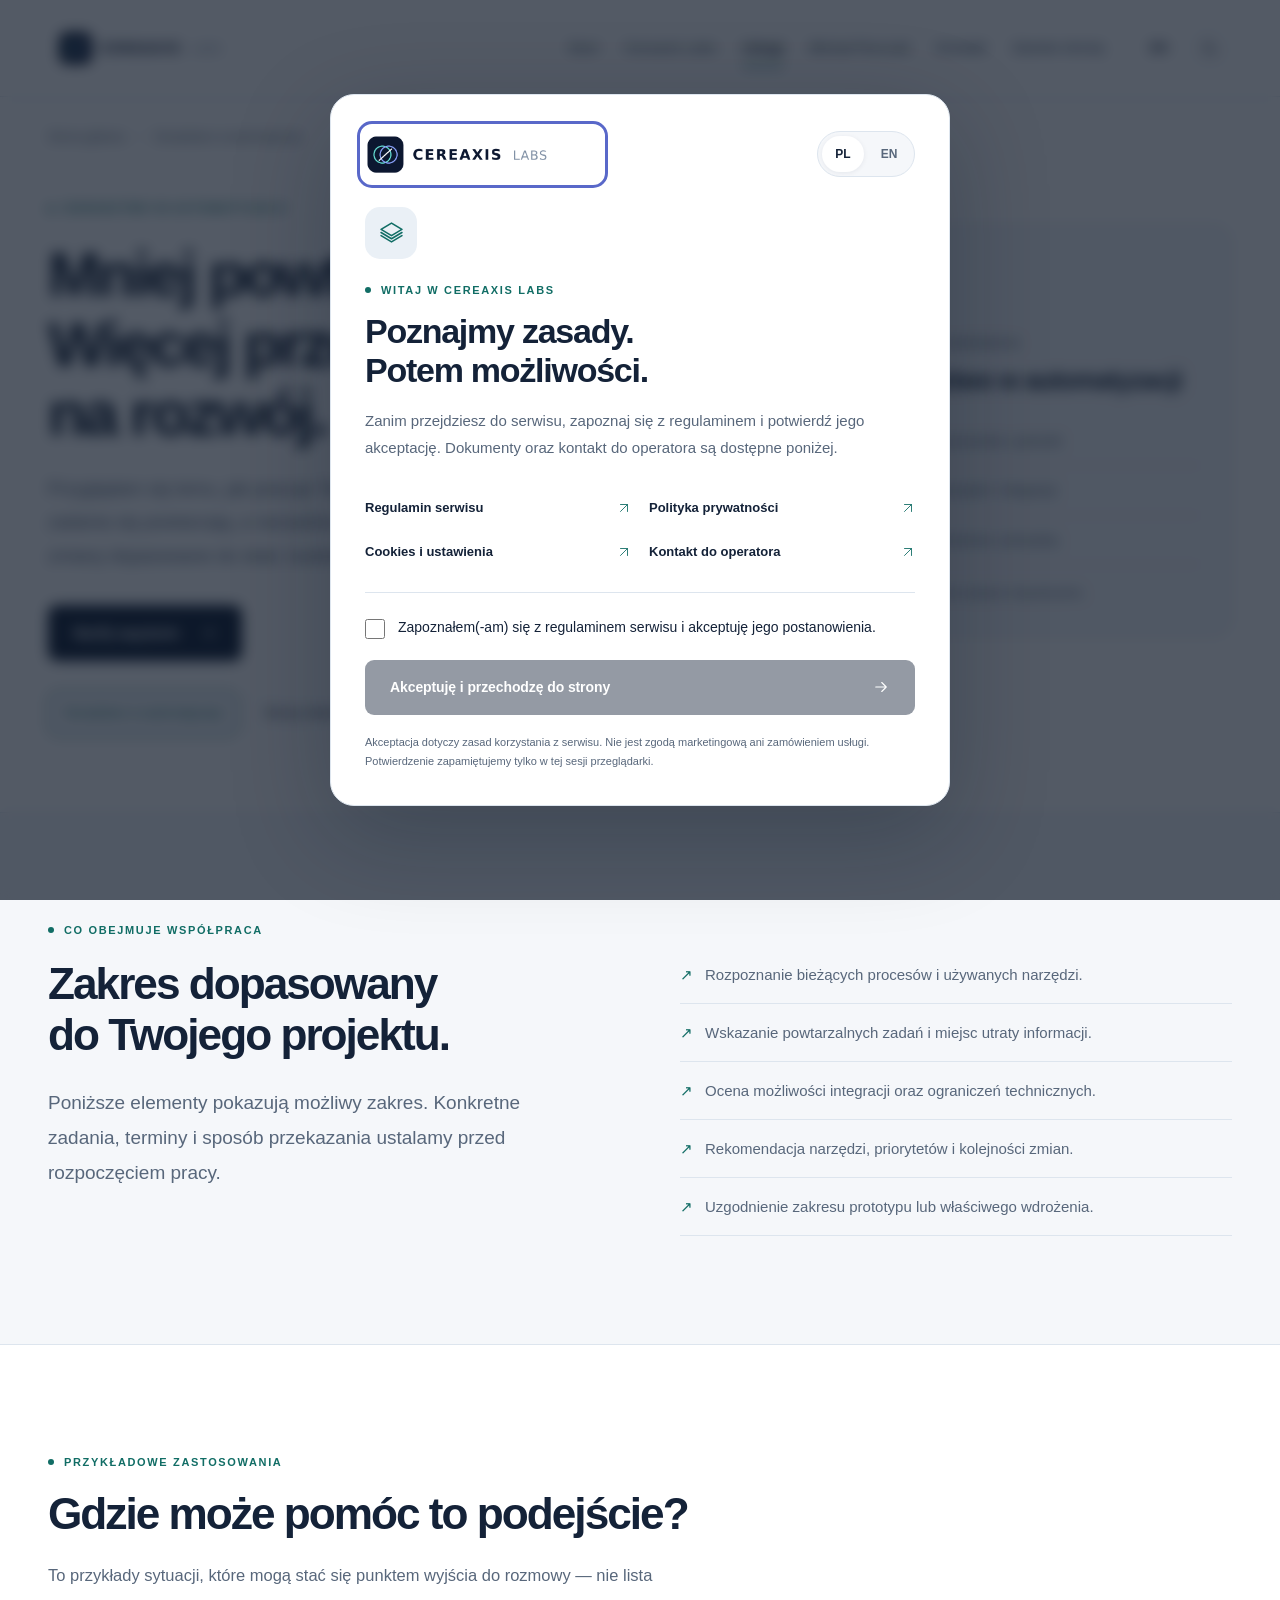
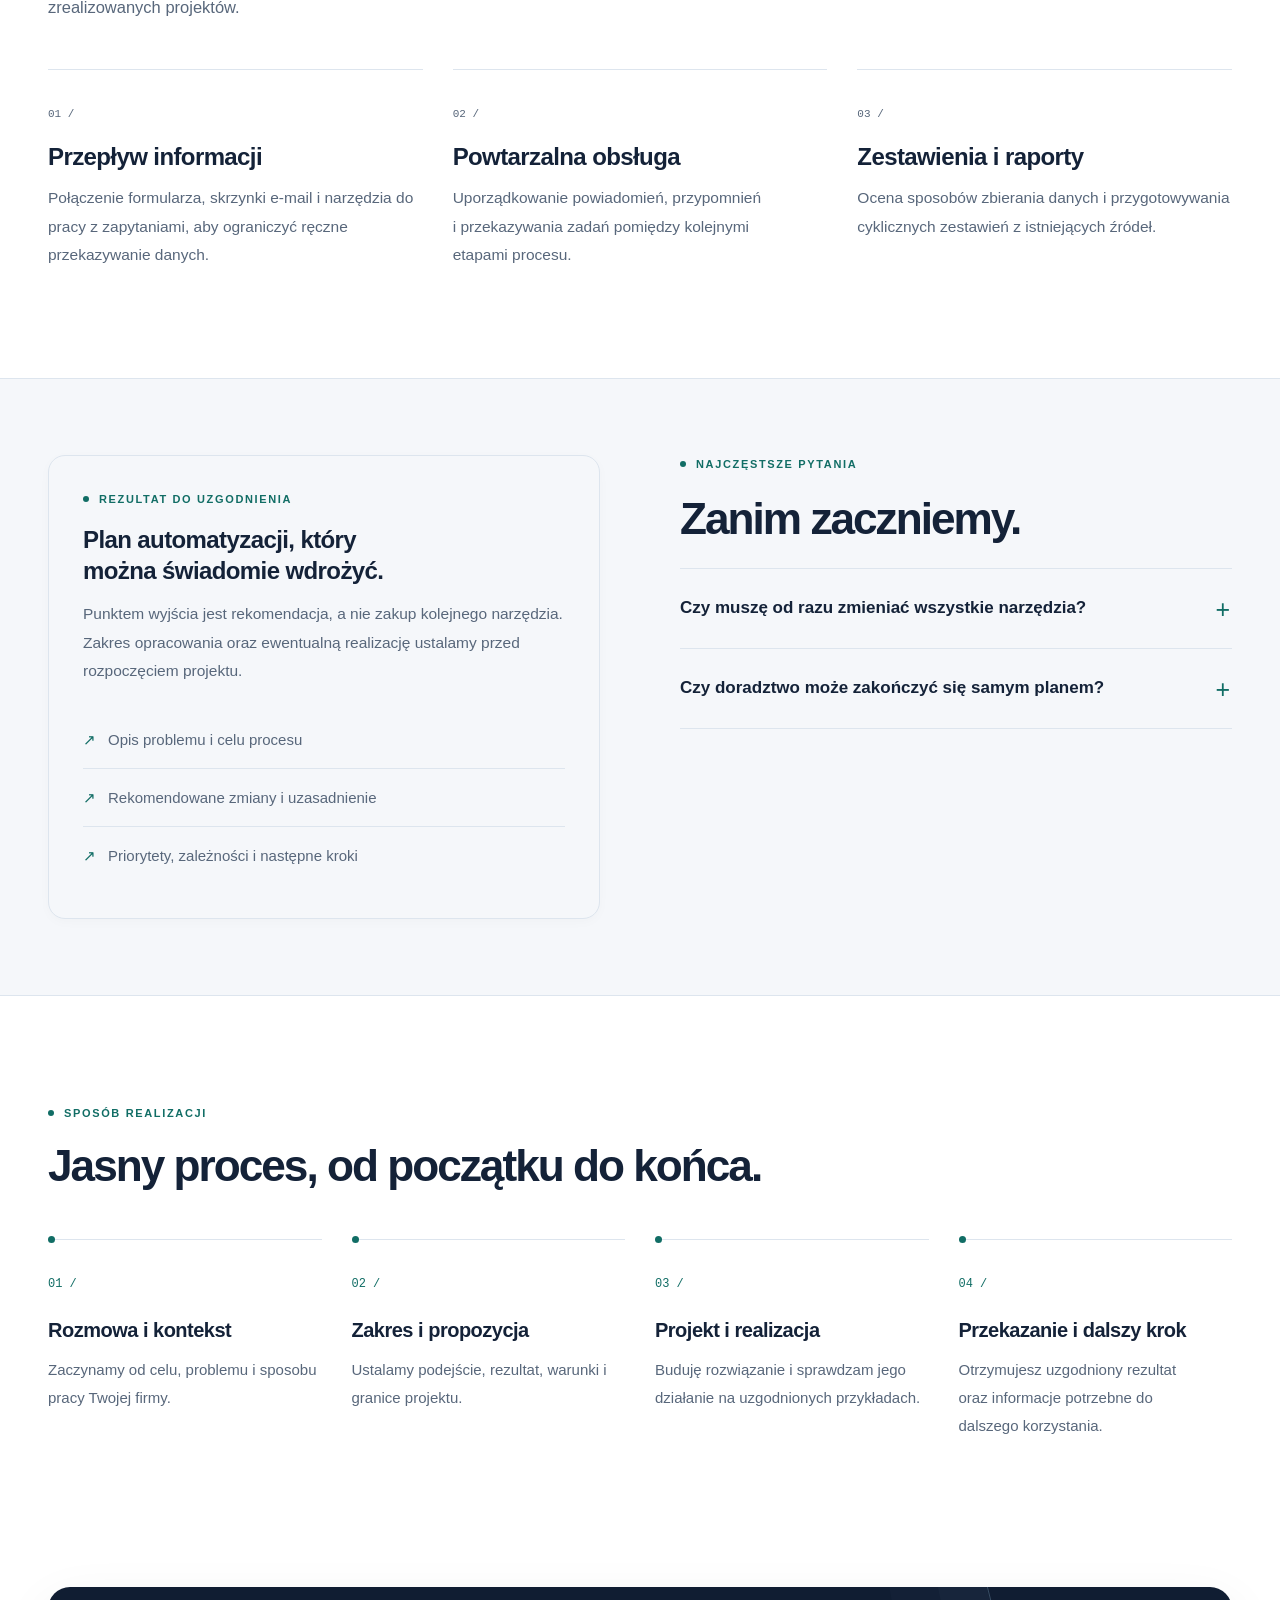
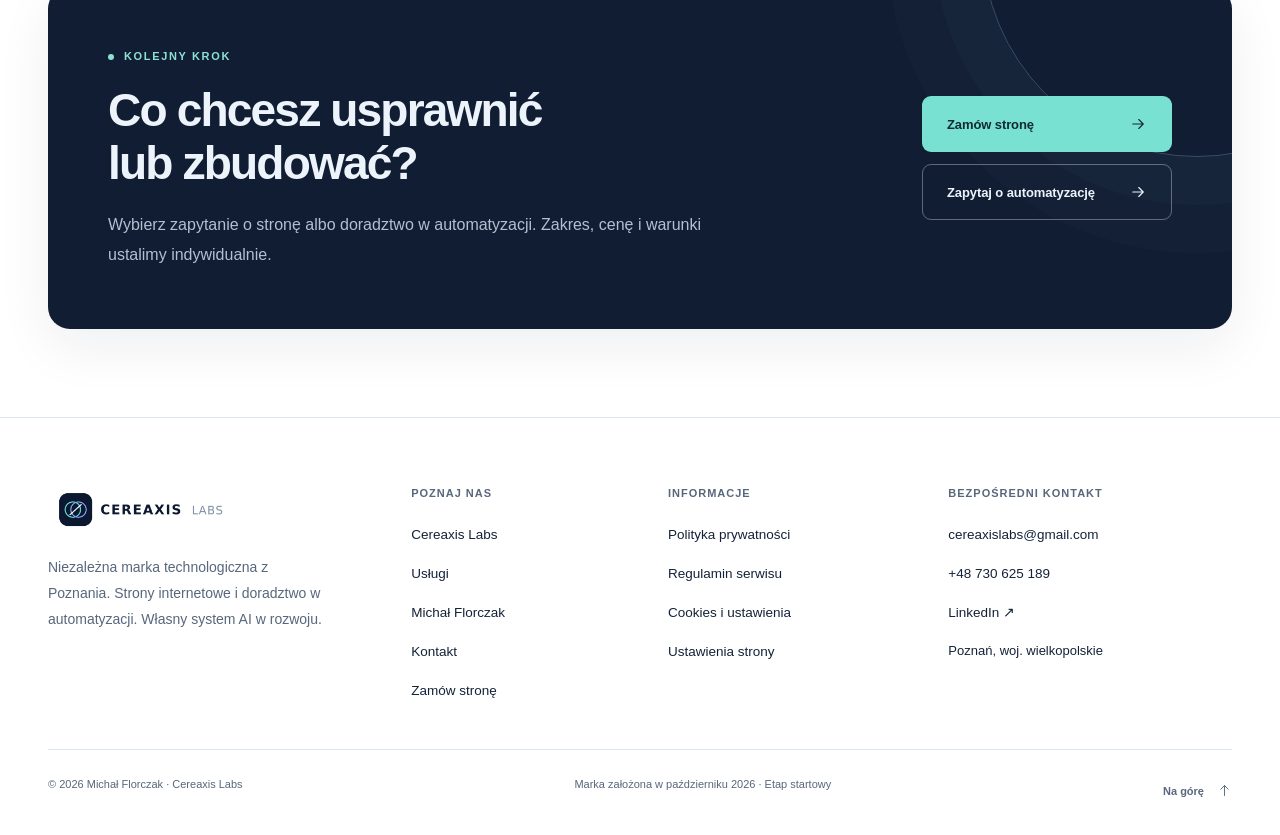
<file: automatyzacja.html>
<!doctype html>
<html lang="pl" data-theme="light"><head><meta charset="utf-8"><meta name="viewport" content="width=device-width, initial-scale=1"><meta name="theme-color" content="#ffffff">
<title data-pl="Doradztwo w automatyzacji — Cereaxis Labs" data-en="Automation consulting — Cereaxis Labs">Doradztwo w automatyzacji — Cereaxis Labs</title>
<meta name="description" content="Pomagam rozpoznać zadania, które warto uprościć, połączyć lub zautomatyzować. Od potrzeb zespołu do konkretnego planu działania." data-pl="Pomagam rozpoznać zadania, które warto uprościć, połączyć lub zautomatyzować. Od potrzeb zespołu do konkretnego planu działania." data-en="I help identify tasks worth simplifying, connecting or automating. From your team’s needs to a practical plan.">
<meta property="og:type" content="website"><meta property="og:site_name" content="Cereaxis Labs"><meta property="og:title" content="Doradztwo w automatyzacji — Cereaxis Labs" data-pl="Doradztwo w automatyzacji — Cereaxis Labs" data-en="Automation consulting — Cereaxis Labs"><meta property="og:description" content="Pomagam rozpoznać zadania, które warto uprościć, połączyć lub zautomatyzować. Od potrzeb zespołu do konkretnego planu działania." data-pl="Pomagam rozpoznać zadania, które warto uprościć, połączyć lub zautomatyzować. Od potrzeb zespołu do konkretnego planu działania." data-en="I help identify tasks worth simplifying, connecting or automating. From your team’s needs to a practical plan.">
<link rel="icon" href="assets/cereaxis-labs-icon.png" type="image/png"><script>document.documentElement.classList.add('js');
try {
 var p=JSON.parse(localStorage.getItem('cereaxis.preferences.v2')||'null');
 if(p&&p.consent===true&&p.expires>Date.now()){
  if(p.theme==='dark'||p.theme==='light')document.documentElement.dataset.theme=p.theme;
  if(p.lang==='en'||p.lang==='pl')document.documentElement.lang=p.lang;
 }else if(p){localStorage.removeItem('cereaxis.preferences.v2');}
}catch(_){}
try{var q=new URLSearchParams(location.search);if(q.get('theme')==='dark'||q.get('theme')==='light')document.documentElement.dataset.theme=q.get('theme');if(q.get('lang')==='en'||q.get('lang')==='pl')document.documentElement.lang=q.get('lang');}catch(_){}</script><link rel="stylesheet" href="assets/site.css?v=f56a594e5f"><link rel="stylesheet" href="assets/refinements.css?v=23b7372c56"><link rel="stylesheet" href="assets/interactions.css?v=6615afb9a2"><script src="assets/site.js?v=04f3d5b48e" defer></script><script src="assets/experience.js?v=4e5455bf96" defer></script></head>
<body id="top" data-entry-required="true"><a href="#main" class="skip"><span data-pl="Przejdź do treści" data-en="Skip to content">Przejdź do treści</span></a>
    <header class="site-header"><div class="wrap header-inner">
      <a class="logo-link" href="index.html" aria-label="Cereaxis Labs — strona główna" data-aria-pl="Cereaxis Labs — strona główna" data-aria-en="Cereaxis Labs — home"><span class="logo-well"><img class="brand-logo" src="assets/cereaxis-labs-logo.png" alt="Cereaxis Labs" width="1520" height="264" decoding="async"></span></a>
      <nav id="primary-nav" class="nav-links" aria-label="Menu główne" data-aria-pl="Menu główne" data-aria-en="Main navigation"><a href="index.html"><span data-pl="Start" data-en="Home">Start</span></a><a href="cereaxis-labs.html"><span data-pl="Cereaxis Labs" data-en="Cereaxis Labs">Cereaxis Labs</span></a><a href="uslugi.html" aria-current="page"><span data-pl="Usługi" data-en="Services">Usługi</span></a><a href="michal-florczak.html"><span data-pl="Michał Florczak" data-en="Michał Florczak">Michał Florczak</span></a><a href="kontakt.html"><span data-pl="Kontakt" data-en="Contact">Kontakt</span></a><a href="zamow-strone.html"><span data-pl="Zamów stronę" data-en="Request a website">Zamów stronę</span></a><div class="mobile-nav-meta">Cereaxis Labs · Poznań<br><span data-pl="Technologia zaczyna się od dobrej rozmowy." data-en="Good technology starts with a conversation.">Technologia zaczyna się od dobrej rozmowy.</span></div></nav>
      <div class="controls"><button class="control language-control" id="language-toggle" type="button" aria-label="Przełącz na język angielski" title="Przełącz na język angielski" lang="en"><span>EN</span></button><button class="control" id="theme-toggle" type="button" aria-label="Włącz ciemny motyw" title="Włącz ciemny motyw"><svg class="moon" viewBox="0 0 24 24" fill="none" stroke="currentColor" stroke-width="1.5" stroke-linecap="round" stroke-linejoin="round" aria-hidden="true"><path d="M21 13A9 9 0 0 1 11 3 9 9 0 1 0 21 13Z"/></svg><svg class="sun" viewBox="0 0 24 24" fill="none" stroke="currentColor" stroke-width="1.5" stroke-linecap="round" stroke-linejoin="round" aria-hidden="true"><circle cx="12" cy="12" r="4"/><path d="M12 2v2m0 16v2M2 12h2m16 0h2M5 5l1 1m12 12 1 1m0-14-1 1M6 18l-1 1"/></svg></button><button class="control menu-control" id="menu-toggle" type="button" aria-label="Otwórz menu" aria-controls="primary-nav" aria-expanded="false"><svg class="menu-lines" viewBox="0 0 24 24" fill="none" stroke="currentColor" stroke-width="1.5" stroke-linecap="round" stroke-linejoin="round" aria-hidden="true"><path d="M4 8h16M4 16h16"/></svg><svg class="menu-x" viewBox="0 0 24 24" fill="none" stroke="currentColor" stroke-width="1.5" stroke-linecap="round" stroke-linejoin="round" aria-hidden="true"><path d="m6 6 12 12M6 18 18 6"/></svg></button></div>
    </div><div class="reading-progress" aria-hidden="true"></div></header><main id="main" tabindex="-1"><div class="wrap breadcrumb"><a href="index.html"><span data-pl="Strona główna" data-en="Home">Strona główna</span></a><svg class="" viewBox="0 0 24 24" fill="none" stroke="currentColor" stroke-width="1.5" stroke-linecap="round" stroke-linejoin="round" aria-hidden="true"><path d="m9 5 7 7-7 7"/></svg><span data-pl="Doradztwo w automatyzacji" data-en="Automation consulting">Doradztwo w automatyzacji</span></div><section class="page-hero"><div class="wrap"><div class="detail-hero"><div><div data-pl="Doradztwo w automatyzacji" data-en="Automation consulting" class="eyebrow">Doradztwo w automatyzacji</div><h1 data-pl="Mniej powtarzalności. Więcej przestrzeni na rozwój." data-en="Less repetition. More room to grow.">Mniej powtarzalności. Więcej przestrzeni na rozwój.</h1><p data-pl="Przyglądam się temu, jak pracuje Twoja firma: gdzie informacje są przepisywane, zadania się powtarzają, a narzędzia nie współpracują. Na tej podstawie proponuję zmiany dopasowane do skali, budżetu i rzeczywistych potrzeb." data-en="I look at how your business works: where information is copied manually, tasks repeat and tools fail to connect. I then propose improvements suited to your scale, budget and actual needs." class="lead">Przyglądam się temu, jak pracuje Twoja firma: gdzie informacje są przepisywane, zadania się powtarzają, a narzędzia nie współpracują. Na tej podstawie proponuję zmiany dopasowane do skali, budżetu i rzeczywistych potrzeb.</p><div class="actions"><a href="zapytanie-automatyzacja.html" class="button button-primary" ><span data-pl="Wyślij zapytanie" data-en="Prepare an enquiry">Wyślij zapytanie</span><svg class="" viewBox="0 0 24 24" fill="none" stroke="currentColor" stroke-width="1.5" stroke-linecap="round" stroke-linejoin="round" aria-hidden="true"><path d="M5 12h14m-6-6 6 6-6 6"/></svg></a></div></div><aside class="service-overview"><div class="icon-box"><svg class="" viewBox="0 0 24 24" fill="none" stroke="currentColor" stroke-width="1.5" stroke-linecap="round" stroke-linejoin="round" aria-hidden="true"><rect x="3" y="3" width="7" height="6" rx="1.5"/><rect x="14" y="15" width="7" height="6" rx="1.5"/><path d="M10 6h5a3 3 0 0 1 3 3v6m-4 3H9a3 3 0 0 1-3-3V9m9 3 3 3 3-3"/></svg></div><div data-pl="PROCESY I NARZĘDZIA" data-en="PROCESSES &amp; TOOLS" class="overline">PROCESY I NARZĘDZIA</div><h2 data-pl="Doradztwo w automatyzacji" data-en="Automation consulting">Doradztwo w automatyzacji</h2><ul class="check-list"><li data-pl="Analiza procesów i potrzeb" data-en="Process and needs analysis">Analiza procesów i potrzeb</li><li data-pl="Dobór narzędzi i integracji" data-en="Tool and integration selection">Dobór narzędzi i integracji</li><li data-pl="Plan wdrożenia i priorytety" data-en="Implementation plan and priorities">Plan wdrożenia i priorytety</li></ul><p data-pl="Zakres i warunki ustalane indywidualnie." data-en="Scope and terms agreed individually." class="tiny">Zakres i warunki ustalane indywidualnie.</p></aside></div><div class="detail-nav"><a href="automatyzacja.html" aria-current="page"><span data-pl="Doradztwo w automatyzacji" data-en="Automation consulting">Doradztwo w automatyzacji</span></a><a href="strony-internetowe.html"><span data-pl="Strony internetowe" data-en="Websites">Strony internetowe</span></a><a href="integracje-ai.html"><span data-pl="Integracje systemów AI" data-en="AI systems integration">Integracje systemów AI</span></a></div></div></section>
    <section class="section paper bordered"><div class="wrap split"><div class="reveal"><div data-pl="Co obejmuje współpraca" data-en="What collaboration covers" class="eyebrow">Co obejmuje współpraca</div><h2 data-pl="Zakres dopasowany do Twojego projektu." data-en="A scope shaped around your project.">Zakres dopasowany do Twojego projektu.</h2><p data-pl="Poniższe elementy pokazują możliwy zakres. Konkretne zadania, terminy i sposób przekazania ustalamy przed rozpoczęciem pracy." data-en="The following elements illustrate the possible scope. Specific tasks, timing and handover arrangements are agreed before work begins." class="lead">Poniższe elementy pokazują możliwy zakres. Konkretne zadania, terminy i sposób przekazania ustalamy przed rozpoczęciem pracy.</p></div><div class="reveal"><ul class="check-list"><li data-pl="Rozpoznanie bieżących procesów i używanych narzędzi." data-en="Review of existing processes and tools.">Rozpoznanie bieżących procesów i używanych narzędzi.</li><li data-pl="Wskazanie powtarzalnych zadań i miejsc utraty informacji." data-en="Identification of repetitive tasks and information gaps.">Wskazanie powtarzalnych zadań i miejsc utraty informacji.</li><li data-pl="Ocena możliwości integracji oraz ograniczeń technicznych." data-en="Assessment of integration options and technical limitations.">Ocena możliwości integracji oraz ograniczeń technicznych.</li><li data-pl="Rekomendacja narzędzi, priorytetów i kolejności zmian." data-en="Recommendations for tools, priorities and sequencing.">Rekomendacja narzędzi, priorytetów i kolejności zmian.</li><li data-pl="Uzgodnienie zakresu prototypu lub właściwego wdrożenia." data-en="Agreement on a prototype or implementation scope.">Uzgodnienie zakresu prototypu lub właściwego wdrożenia.</li></ul></div></div></section>
    <section class="section"><div class="wrap"><div class="section-intro reveal"><div data-pl="Przykładowe zastosowania" data-en="Illustrative use cases" class="eyebrow">Przykładowe zastosowania</div><h2 data-pl="Gdzie może pomóc to podejście?" data-en="Where can this approach help?">Gdzie może pomóc to podejście?</h2><p data-pl="To przykłady sytuacji, które mogą stać się punktem wyjścia do rozmowy — nie lista zrealizowanych projektów." data-en="These examples can provide a starting point for a conversation; they are not a list of completed client projects.">To przykłady sytuacji, które mogą stać się punktem wyjścia do rozmowy — nie lista zrealizowanych projektów.</p></div><div class="case-grid"><article class="case-card reveal delay-0"><span class="card-number">01 /</span><h3 data-pl="Przepływ informacji" data-en="Information flow">Przepływ informacji</h3><p data-pl="Połączenie formularza, skrzynki e-mail i narzędzia do pracy z zapytaniami, aby ograniczyć ręczne przekazywanie danych." data-en="Connecting an enquiry form, email and a work management tool to reduce manual information handling.">Połączenie formularza, skrzynki e-mail i narzędzia do pracy z zapytaniami, aby ograniczyć ręczne przekazywanie danych.</p></article><article class="case-card reveal delay-1"><span class="card-number">02 /</span><h3 data-pl="Powtarzalna obsługa" data-en="Recurring tasks">Powtarzalna obsługa</h3><p data-pl="Uporządkowanie powiadomień, przypomnień i przekazywania zadań pomiędzy kolejnymi etapami procesu." data-en="Organising notifications, reminders and task handovers between process stages.">Uporządkowanie powiadomień, przypomnień i przekazywania zadań pomiędzy kolejnymi etapami procesu.</p></article><article class="case-card reveal delay-2"><span class="card-number">03 /</span><h3 data-pl="Zestawienia i raporty" data-en="Summaries and reporting">Zestawienia i raporty</h3><p data-pl="Ocena sposobów zbierania danych i przygotowywania cyklicznych zestawień z istniejących źródeł." data-en="Assessing ways to collect data and prepare recurring summaries from existing sources.">Ocena sposobów zbierania danych i przygotowywania cyklicznych zestawień z istniejących źródeł.</p></article></div></div></section>
    <section class="section-sm paper bordered"><div class="wrap split"><div class="delivery reveal"><div data-pl="Rezultat do uzgodnienia" data-en="An agreed deliverable" class="eyebrow">Rezultat do uzgodnienia</div><h3 data-pl="Plan automatyzacji, który można świadomie wdrożyć." data-en="An automation plan you can put into practice.">Plan automatyzacji, który można świadomie wdrożyć.</h3><p data-pl="Punktem wyjścia jest rekomendacja, a nie zakup kolejnego narzędzia. Zakres opracowania oraz ewentualną realizację ustalamy przed rozpoczęciem projektu." data-en="The starting point is a recommendation, not another tool purchase. We agree on the deliverable and any implementation work before the project begins.">Punktem wyjścia jest rekomendacja, a nie zakup kolejnego narzędzia. Zakres opracowania oraz ewentualną realizację ustalamy przed rozpoczęciem projektu.</p><ul class="check-list"><li data-pl="Opis problemu i celu procesu" data-en="A description of the problem and process goal">Opis problemu i celu procesu</li><li data-pl="Rekomendowane zmiany i uzasadnienie" data-en="Recommended changes and rationale">Rekomendowane zmiany i uzasadnienie</li><li data-pl="Priorytety, zależności i następne kroki" data-en="Priorities, dependencies and next steps">Priorytety, zależności i następne kroki</li></ul></div><div class="reveal"><div data-pl="Najczęstsze pytania" data-en="Frequently asked questions" class="eyebrow">Najczęstsze pytania</div><h2 data-pl="Zanim zaczniemy." data-en="Before we start.">Zanim zaczniemy.</h2><div class="faq"><details><summary data-pl="Czy muszę od razu zmieniać wszystkie narzędzia?" data-en="Do I have to replace all my tools?">Czy muszę od razu zmieniać wszystkie narzędzia?</summary><p data-pl="Nie. Najpierw sprawdzamy, co już działa i jakie możliwości dają obecne systemy. Wymiana narzędzi jest jedną z opcji, a nie punktem wyjścia." data-en="No. We first assess what already works and what your current systems can support. Replacing tools is an option, not the starting point.">Nie. Najpierw sprawdzamy, co już działa i jakie możliwości dają obecne systemy. Wymiana narzędzi jest jedną z opcji, a nie punktem wyjścia.</p></details><details><summary data-pl="Czy doradztwo może zakończyć się samym planem?" data-en="Can the project end with a plan?">Czy doradztwo może zakończyć się samym planem?</summary><p data-pl="Tak. Zakres może obejmować wyłącznie analizę i rekomendację. Prototyp lub wdrożenie to osobny zakres do uzgodnienia." data-en="Yes. The scope can cover analysis and recommendations only. A prototype or implementation is agreed separately.">Tak. Zakres może obejmować wyłącznie analizę i rekomendację. Prototyp lub wdrożenie to osobny zakres do uzgodnienia.</p></details></div></div></div></section>
    <section class="section"><div class="wrap"><div class="section-intro reveal"><div data-pl="Sposób realizacji" data-en="The delivery process" class="eyebrow">Sposób realizacji</div><h2 data-pl="Jasny proces, od początku do końca." data-en="A clear process from start to finish.">Jasny proces, od początku do końca.</h2></div><div class="process-grid"><article class="process-card reveal delay-0"><span class="process-label">01 /</span><h3 data-pl="Rozmowa i kontekst" data-en="Conversation &amp; context">Rozmowa i kontekst</h3><p data-pl="Zaczynamy od celu, problemu i sposobu pracy Twojej firmy." data-en="We begin with your goal, the problem and the way your business works.">Zaczynamy od celu, problemu i sposobu pracy Twojej firmy.</p></article><article class="process-card reveal delay-1"><span class="process-label">02 /</span><h3 data-pl="Zakres i propozycja" data-en="Scope &amp; proposal">Zakres i propozycja</h3><p data-pl="Ustalamy podejście, rezultat, warunki i granice projektu." data-en="We define the approach, deliverable, terms and project boundaries.">Ustalamy podejście, rezultat, warunki i granice projektu.</p></article><article class="process-card reveal delay-2"><span class="process-label">03 /</span><h3 data-pl="Projekt i realizacja" data-en="Design &amp; delivery">Projekt i realizacja</h3><p data-pl="Buduję rozwiązanie i sprawdzam jego działanie na uzgodnionych przykładach." data-en="I build the solution and test its behaviour against agreed examples.">Buduję rozwiązanie i sprawdzam jego działanie na uzgodnionych przykładach.</p></article><article class="process-card reveal delay-3"><span class="process-label">04 /</span><h3 data-pl="Przekazanie i dalszy krok" data-en="Handover &amp; next step">Przekazanie i dalszy krok</h3><p data-pl="Otrzymujesz uzgodniony rezultat oraz informacje potrzebne do dalszego korzystania." data-en="You receive the agreed deliverable and the guidance needed to keep using it.">Otrzymujesz uzgodniony rezultat oraz informacje potrzebne do dalszego korzystania.</p></article></div></div></section><section class="cta-section"><div class="wrap"><div class="cta-panel reveal"><div><div data-pl="Kolejny krok" data-en="The next step" class="eyebrow">Kolejny krok</div><h2 data-pl="Co chcesz usprawnić lub zbudować?" data-en="What would you like to improve or build?">Co chcesz usprawnić lub zbudować?</h2><p data-pl="Wybierz zapytanie o stronę albo doradztwo w automatyzacji. Zakres, cenę i warunki ustalimy indywidualnie." data-en="Choose a website or automation consulting enquiry. Scope, pricing and terms are agreed individually.">Wybierz zapytanie o stronę albo doradztwo w automatyzacji. Zakres, cenę i warunki ustalimy indywidualnie.</p></div><div class="cta-actions"><a href="zamow-strone.html" class="button button-mint" ><span data-pl="Zamów stronę" data-en="Request a website">Zamów stronę</span><svg class="" viewBox="0 0 24 24" fill="none" stroke="currentColor" stroke-width="1.5" stroke-linecap="round" stroke-linejoin="round" aria-hidden="true"><path d="M5 12h14m-6-6 6 6-6 6"/></svg></a><a href="zapytanie-automatyzacja.html" class="button button-outline" ><span data-pl="Zapytaj o automatyzację" data-en="Automation enquiry">Zapytaj o automatyzację</span><svg class="" viewBox="0 0 24 24" fill="none" stroke="currentColor" stroke-width="1.5" stroke-linecap="round" stroke-linejoin="round" aria-hidden="true"><path d="M5 12h14m-6-6 6 6-6 6"/></svg></a></div></div></div></section></main><footer class="site-footer"><div class="wrap"><div class="footer-grid">
      <div class="footer-brand"><a class="logo-link" href="index.html" aria-label="Cereaxis Labs"><span class="logo-well"><img class="brand-logo" src="assets/cereaxis-labs-logo.png" alt="Cereaxis Labs" width="1520" height="264" decoding="async"></span></a><p data-pl="Niezależna marka technologiczna z Poznania. Strony internetowe i doradztwo w automatyzacji. Własny system AI w rozwoju." data-en="An independent technology brand from Poznań, Poland. Websites and automation consulting. Our own AI system in development.">Niezależna marka technologiczna z Poznania. Strony internetowe i doradztwo w automatyzacji. Własny system AI w rozwoju.</p></div>
      <div><div class="footer-col-title"><span data-pl="Poznaj nas" data-en="Explore">Poznaj nas</span></div><div class="footer-links"><a href="cereaxis-labs.html"><span data-pl="Cereaxis Labs" data-en="Cereaxis Labs">Cereaxis Labs</span></a><a href="uslugi.html"><span data-pl="Usługi" data-en="Services">Usługi</span></a><a href="michal-florczak.html"><span data-pl="Michał Florczak" data-en="Michał Florczak">Michał Florczak</span></a><a href="kontakt.html"><span data-pl="Kontakt" data-en="Contact">Kontakt</span></a><a href="zamow-strone.html"><span data-pl="Zamów stronę" data-en="Request a website">Zamów stronę</span></a></div></div>
      <div><div class="footer-col-title"><span data-pl="Informacje" data-en="Information">Informacje</span></div><div class="footer-links"><a href="polityka-prywatnosci.html"><span data-pl="Polityka prywatności" data-en="Privacy policy">Polityka prywatności</span></a><a href="regulamin.html"><span data-pl="Regulamin serwisu" data-en="Website terms">Regulamin serwisu</span></a><a href="pliki-cookies.html"><span data-pl="Cookies i ustawienia" data-en="Cookies &amp; preferences">Cookies i ustawienia</span></a><button type="button" data-open-settings><span data-pl="Ustawienia strony" data-en="Website preferences">Ustawienia strony</span></button></div></div>
      <div class="footer-contact"><div class="footer-col-title"><span data-pl="Bezpośredni kontakt" data-en="Direct contact">Bezpośredni kontakt</span></div><div class="footer-links"><a href="mailto:cereaxislabs@gmail.com">cereaxislabs@gmail.com</a><a href="tel:+48730625189">+48 730 625 189</a><a href="https://www.linkedin.com/in/micha%C5%82florczak/" target="_blank" rel="noopener noreferrer">LinkedIn ↗ <span data-pl="(nowa karta)" data-en="(new tab)" class="sr-only">(nowa karta)</span></a><span data-pl="Poznań, woj. wielkopolskie" data-en="Poznań, Greater Poland">Poznań, woj. wielkopolskie</span></div></div>
    </div><div class="footer-bottom"><span>© <span id="copyright-year">2026</span> Michał Florczak · Cereaxis Labs</span><span data-pl="Marka założona w październiku 2026 · Etap startowy" data-en="Founded in October 2026 · Early-stage venture">Marka założona w październiku 2026 · Etap startowy</span><a class="link-arrow" href="#top"><span data-pl="Na górę" data-en="Back to top">Na górę</span><svg class="" viewBox="0 0 24 24" fill="none" stroke="currentColor" stroke-width="1.5" stroke-linecap="round" stroke-linejoin="round" aria-hidden="true"><path d="M12 20V4m-6 6 6-6 6 6"/></svg></a></div></div></footer><dialog class="settings-dialog" id="site-settings" aria-labelledby="settings-title"><div class="settings-head"><h2 data-pl="Ustawienia strony" data-en="Website preferences" id="settings-title">Ustawienia strony</h2><button type="button" class="control" id="close-settings" aria-label="Zamknij ustawienia" data-aria-pl="Zamknij ustawienia" data-aria-en="Close preferences"><svg class="" viewBox="0 0 24 24" fill="none" stroke="currentColor" stroke-width="1.5" stroke-linecap="round" stroke-linejoin="round" aria-hidden="true"><path d="m6 6 12 12M6 18 18 6"/></svg></button></div>
      <p data-pl="Dostosuj język i wygląd. Strona działa także bez zapisywania ustawień na urządzeniu." data-en="Choose your language and appearance. The website also works without storing preferences on your device.">Dostosuj język i wygląd. Strona działa także bez zapisywania ustawień na urządzeniu.</p>
      <form id="settings-form"><fieldset><legend><span data-pl="Język" data-en="Language">Język</span></legend><div class="radio-options"><label><input type="radio" name="language" value="pl" checked>Polski</label><label><input type="radio" name="language" value="en">English</label></div></fieldset><fieldset><legend><span data-pl="Motyw" data-en="Appearance">Motyw</span></legend><div class="radio-options"><label><input type="radio" name="theme" value="light" checked><span data-pl="Jasny" data-en="Light">Jasny</span></label><label><input type="radio" name="theme" value="dark"><span data-pl="Ciemny" data-en="Dark">Ciemny</span></label></div></fieldset>
      <label class="remember-label"><input type="checkbox" id="remember-preferences"><span data-pl="Zapamiętaj ustawienia na tym urządzeniu" data-en="Remember preferences on this device">Zapamiętaj ustawienia na tym urządzeniu</span></label><p data-pl="Dobrowolnie zezwalasz na zapis języka i motywu w przeglądarce na 180 dni od zapisania. Bez zaznaczenia wybór jest przenoszony wyłącznie w adresach podstron. Zapis możesz usunąć w dowolnym momencie." data-en="You optionally allow your browser to store your language and theme for 180 days after saving. Otherwise, your choices are passed only in page links. You can delete saved preferences at any time." class="remember-help">Dobrowolnie zezwalasz na zapis języka i motywu w przeglądarce na 180 dni od zapisania. Bez zaznaczenia wybór jest przenoszony wyłącznie w adresach podstron. Zapis możesz usunąć w dowolnym momencie.</p>
      <div class="settings-actions"><button type="submit" class="button button-primary"><span data-pl="Zastosuj ustawienia" data-en="Apply preferences">Zastosuj ustawienia</span></button><button type="button" id="reset-preferences" class="button button-outline"><span data-pl="Przywróć domyślne" data-en="Restore defaults">Przywróć domyślne</span></button></div></form><div class="settings-links"><span data-pl="Więcej informacji:" data-en="Read more:">Więcej informacji:</span> <a href="pliki-cookies.html"><span data-pl="Cookies i ustawienia" data-en="Cookies &amp; preferences">Cookies i ustawienia</span></a></div></dialog><div class="toast" id="status-message" role="status" aria-live="polite"></div><dialog id="site-entry" class="entry-dialog" aria-labelledby="entry-title" aria-describedby="entry-description" data-version="2026-11-07">
    <div class="entry-brand"><a href="regulamin.html" aria-label="Cereaxis Labs — regulamin" data-aria-pl="Cereaxis Labs — regulamin" data-aria-en="Cereaxis Labs — website terms"><span class="logo-well"><img class="brand-logo" src="assets/cereaxis-labs-logo.png" alt="Cereaxis Labs" width="1520" height="264" decoding="async"></span></a><div class="entry-language" aria-label="Language"><button type="button" data-entry-language="pl" lang="pl" aria-pressed="true">PL</button><button type="button" data-entry-language="en" lang="en" aria-pressed="false">EN</button></div></div>
    <div class="entry-symbol" aria-hidden="true"><svg class="" viewBox="0 0 24 24" fill="none" stroke="currentColor" stroke-width="1.5" stroke-linecap="round" stroke-linejoin="round" aria-hidden="true"><path d="m12 3 10 6-10 6L2 9l10-6Zm-10 12 10 6 10-6M2 12l10 6 10-6"/></svg></div>
    <div data-pl="Witaj w Cereaxis Labs" data-en="Welcome to Cereaxis Labs" class="eyebrow">Witaj w Cereaxis Labs</div>
    <h2 id="entry-title" data-pl="Poznajmy zasady. Potem możliwości." data-en="First, the terms. Then, the possibilities." class="entry-title">Poznajmy zasady. Potem możliwości.</h2>
    <p data-pl="Zanim przejdziesz do serwisu, zapoznaj się z regulaminem i potwierdź jego akceptację. Dokumenty oraz kontakt do operatora są dostępne poniżej." data-en="Before entering the website, read and accept the website terms. The documents and operator contact details are available below." class="entry-description" id="entry-description">Zanim przejdziesz do serwisu, zapoznaj się z regulaminem i potwierdź jego akceptację. Dokumenty oraz kontakt do operatora są dostępne poniżej.</p>
    <nav class="entry-documents" aria-label="Dokumenty serwisu" data-aria-pl="Dokumenty serwisu" data-aria-en="Website documents"><a href="regulamin.html"><span data-pl="Regulamin serwisu" data-en="Website terms">Regulamin serwisu</span><svg class="" viewBox="0 0 24 24" fill="none" stroke="currentColor" stroke-width="1.5" stroke-linecap="round" stroke-linejoin="round" aria-hidden="true"><path d="M6 18 18 6M6 6h12v12"/></svg></a><a href="polityka-prywatnosci.html"><span data-pl="Polityka prywatności" data-en="Privacy policy">Polityka prywatności</span><svg class="" viewBox="0 0 24 24" fill="none" stroke="currentColor" stroke-width="1.5" stroke-linecap="round" stroke-linejoin="round" aria-hidden="true"><path d="M6 18 18 6M6 6h12v12"/></svg></a><a href="pliki-cookies.html"><span data-pl="Cookies i ustawienia" data-en="Cookies &amp; preferences">Cookies i ustawienia</span><svg class="" viewBox="0 0 24 24" fill="none" stroke="currentColor" stroke-width="1.5" stroke-linecap="round" stroke-linejoin="round" aria-hidden="true"><path d="M6 18 18 6M6 6h12v12"/></svg></a><a href="kontakt.html"><span data-pl="Kontakt do operatora" data-en="Contact the operator">Kontakt do operatora</span><svg class="" viewBox="0 0 24 24" fill="none" stroke="currentColor" stroke-width="1.5" stroke-linecap="round" stroke-linejoin="round" aria-hidden="true"><path d="M6 18 18 6M6 6h12v12"/></svg></a></nav>
    <form id="entry-form"><label class="entry-accept"><input id="entry-accept" type="checkbox" required><span><span data-pl="Zapoznałem(-am) się z regulaminem serwisu i akceptuję jego postanowienia." data-en="I have read and accept the website terms.">Zapoznałem(-am) się z regulaminem serwisu i akceptuję jego postanowienia.</span></span></label><button id="entry-continue" type="submit" class="button button-primary" disabled><span data-pl="Akceptuję i przechodzę do strony" data-en="Accept and enter the website">Akceptuję i przechodzę do strony</span><svg class="" viewBox="0 0 24 24" fill="none" stroke="currentColor" stroke-width="1.5" stroke-linecap="round" stroke-linejoin="round" aria-hidden="true"><path d="M5 12h14m-6-6 6 6-6 6"/></svg></button></form>
    <p data-pl="Akceptacja dotyczy zasad korzystania z serwisu. Nie jest zgodą marketingową ani zamówieniem usługi. Potwierdzenie zapamiętujemy tylko w tej sesji przeglądarki." data-en="Acceptance concerns the website terms. It is not marketing consent or an order for services. Your confirmation is remembered only for this browser session." class="entry-footnote">Akceptacja dotyczy zasad korzystania z serwisu. Nie jest zgodą marketingową ani zamówieniem usługi. Potwierdzenie zapamiętujemy tylko w tej sesji przeglądarki.</p>
    </dialog><a href="#top" class="back-top" aria-label="Wróć na górę" data-aria-pl="Wróć na górę" data-aria-en="Back to top"><svg class="" viewBox="0 0 24 24" fill="none" stroke="currentColor" stroke-width="1.5" stroke-linecap="round" stroke-linejoin="round" aria-hidden="true"><path d="M12 20V4m-6 6 6-6 6 6"/></svg></a></body></html>
</file>
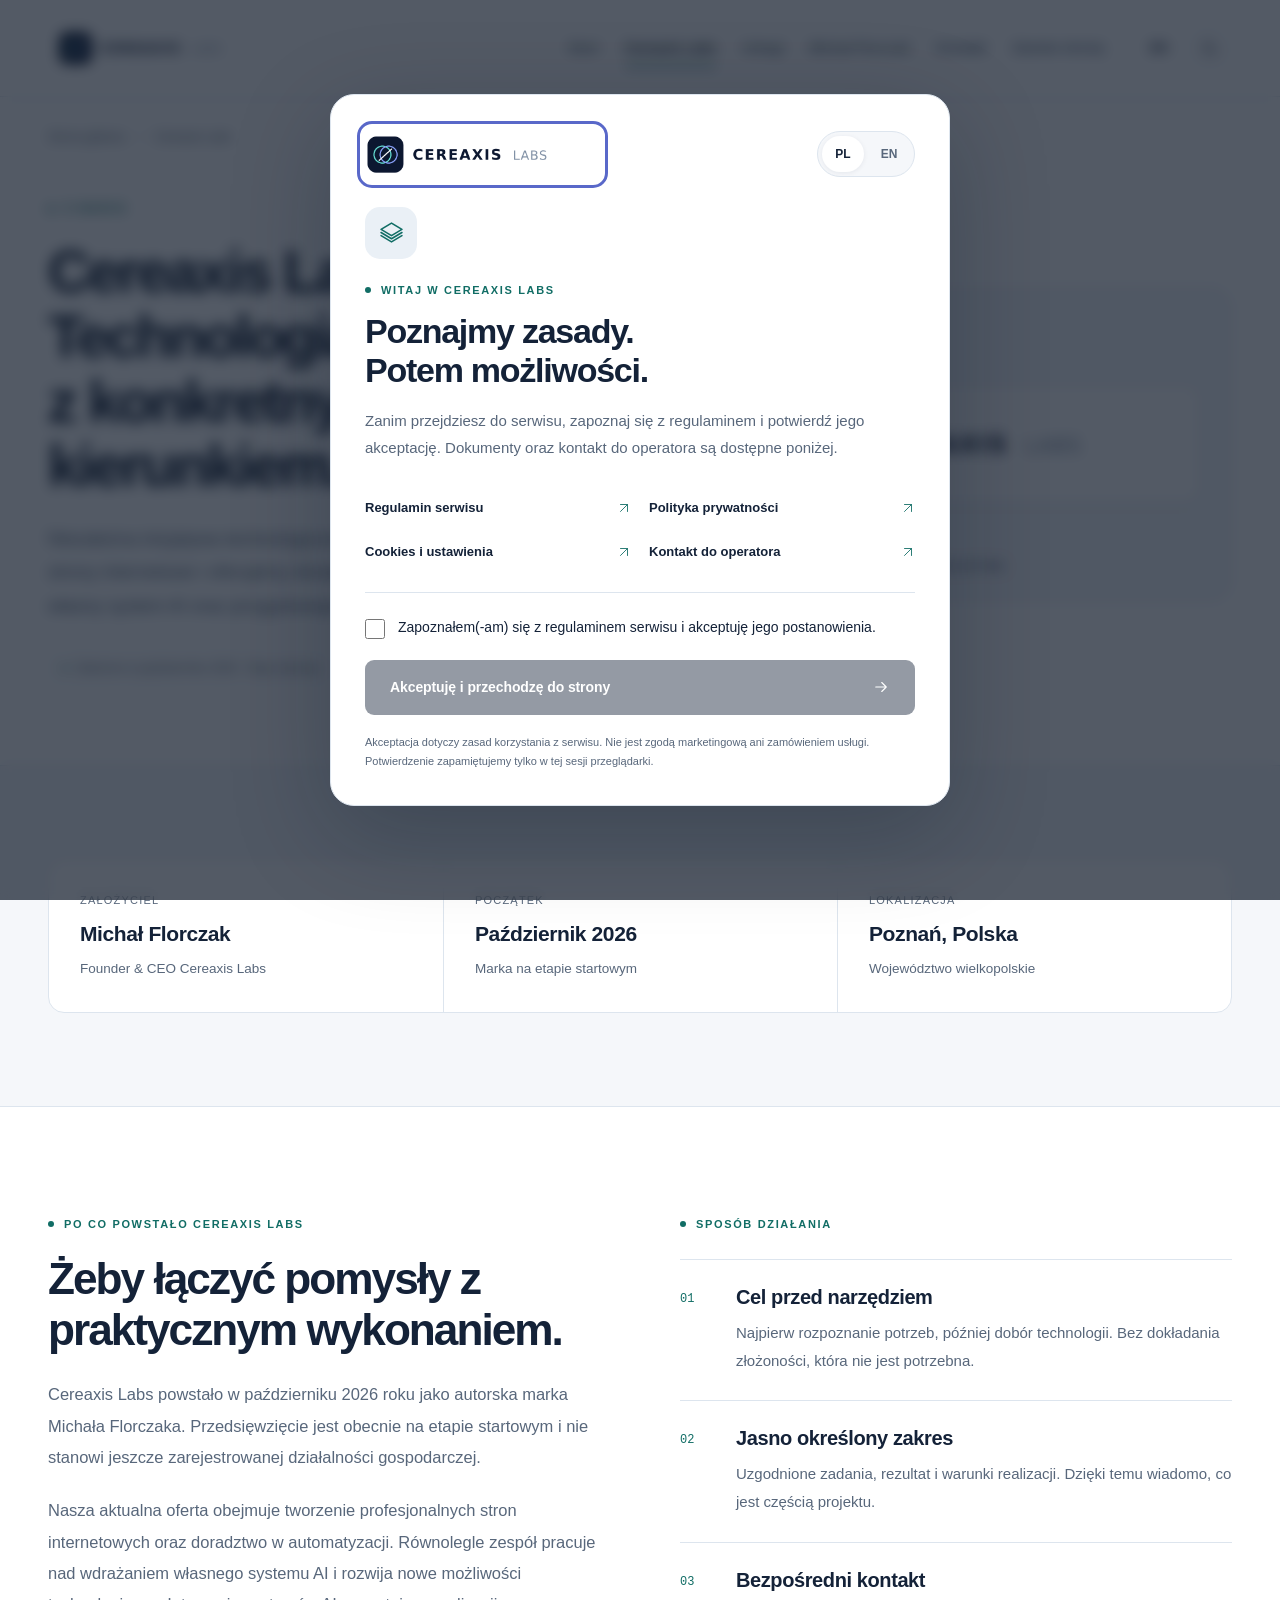
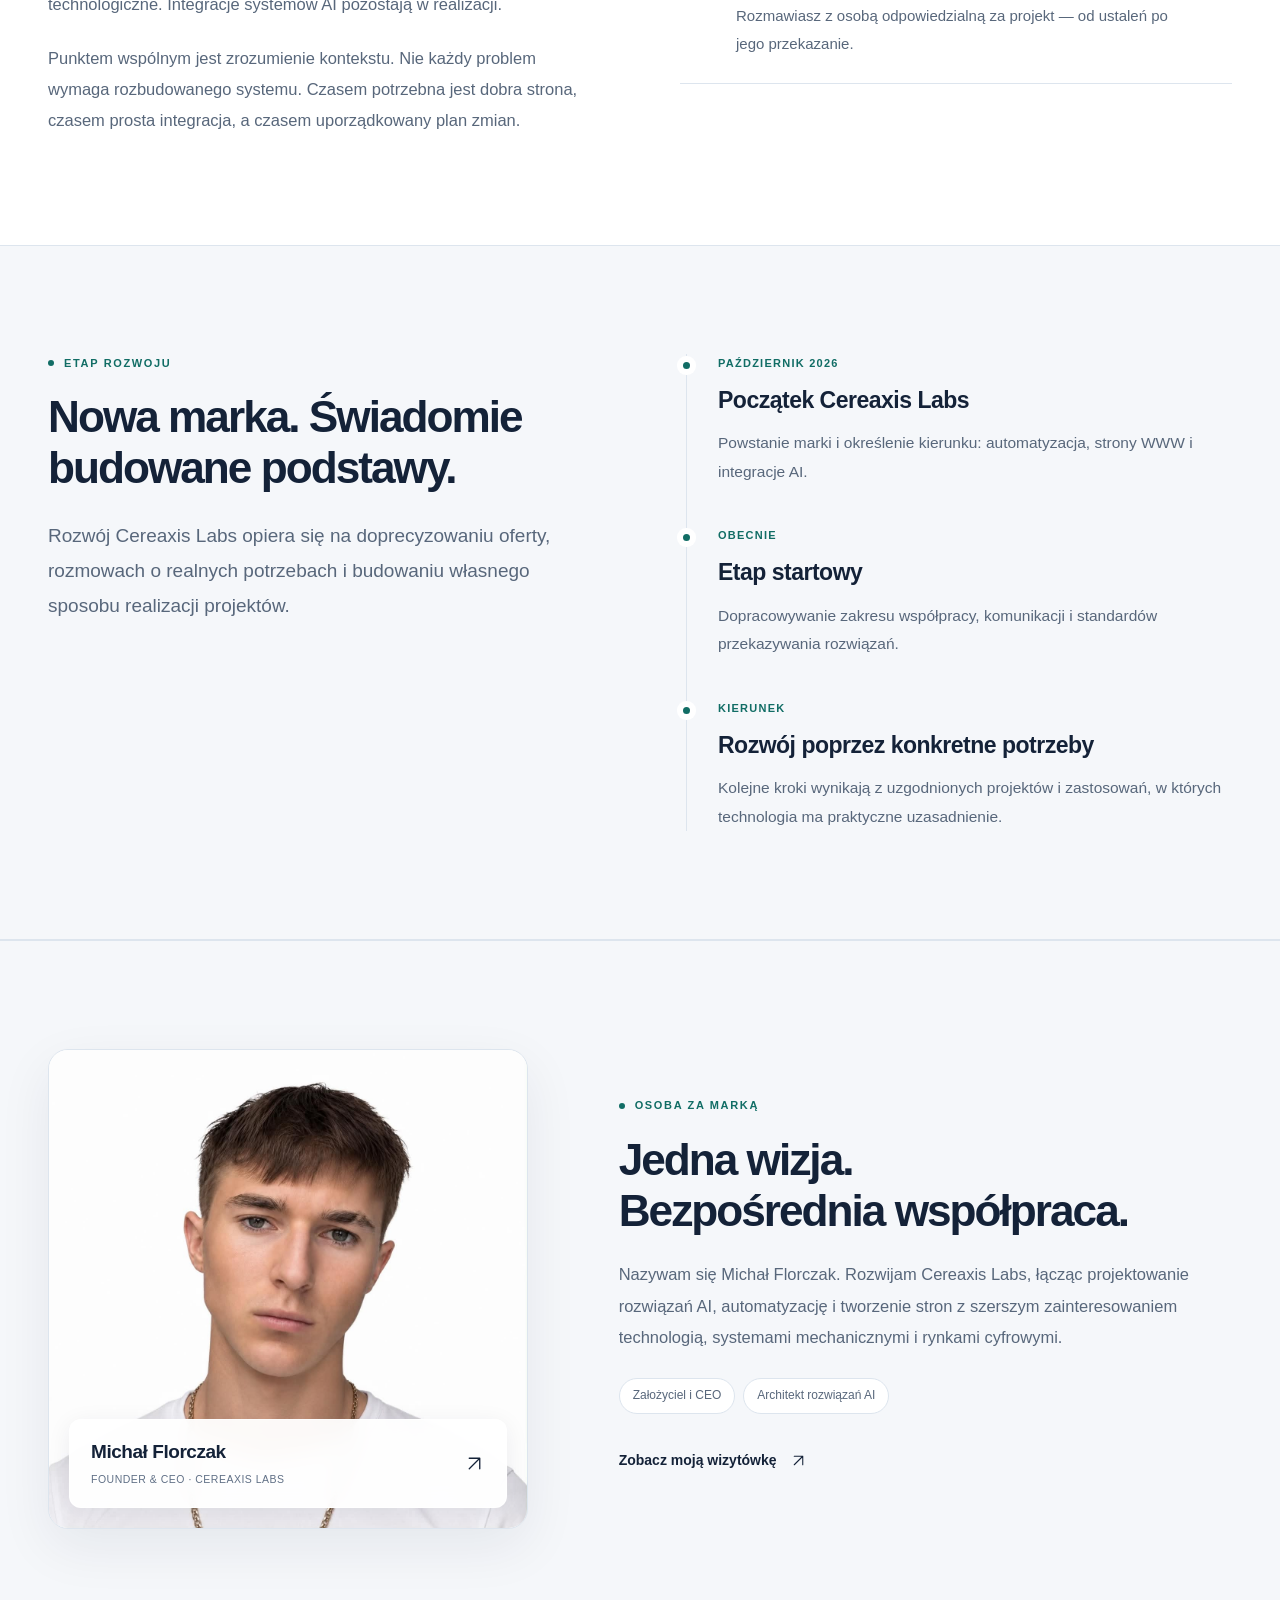
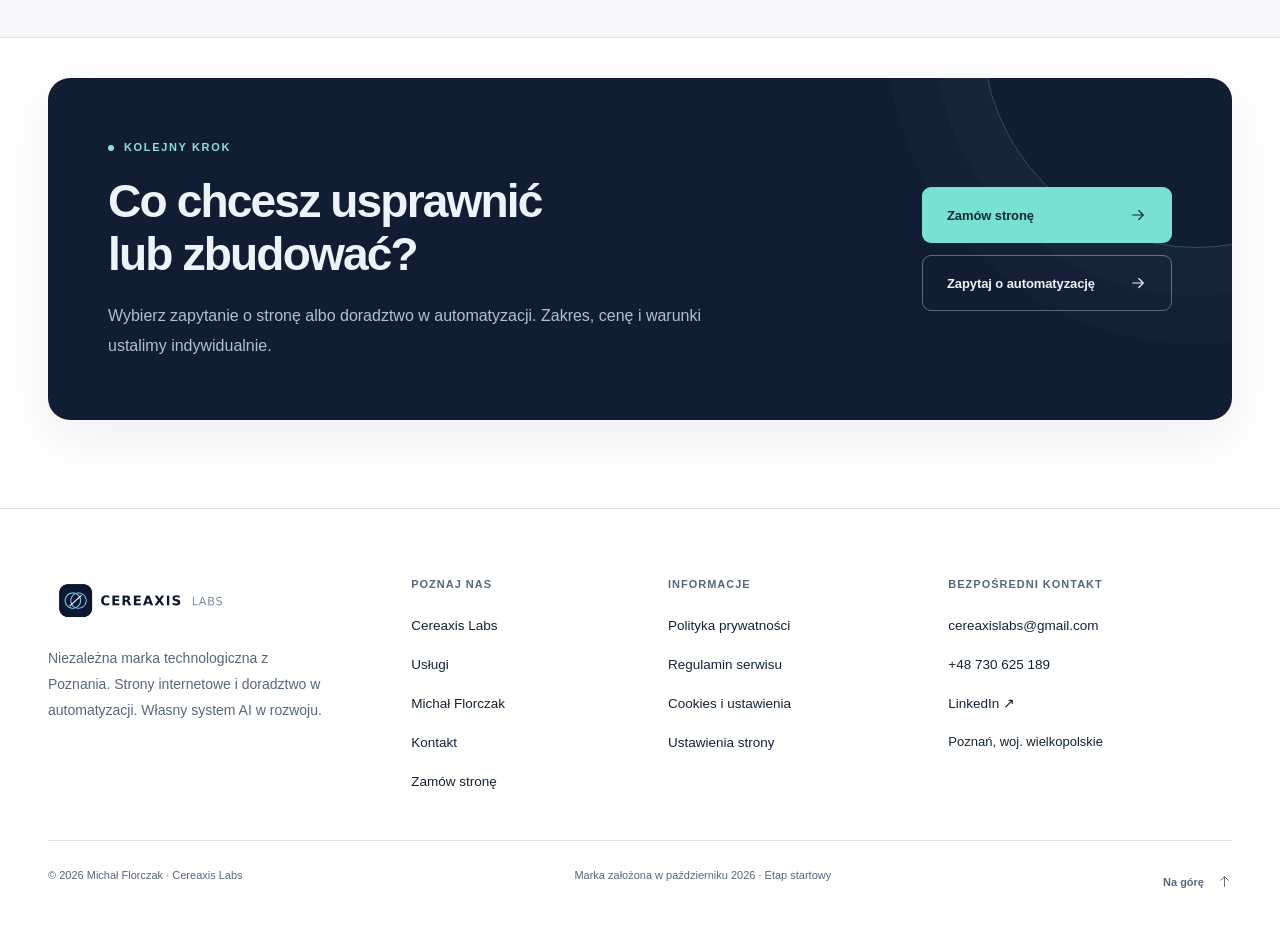
<file: cereaxis-labs.html>
<!doctype html>
<html lang="pl" data-theme="light"><head><meta charset="utf-8"><meta name="viewport" content="width=device-width, initial-scale=1"><meta name="theme-color" content="#ffffff">
<title data-pl="O marce Cereaxis Labs — Cereaxis Labs" data-en="About the brand — Cereaxis Labs">O marce Cereaxis Labs — Cereaxis Labs</title>
<meta name="description" content="Poznaj Cereaxis Labs, niezależną inicjatywę Michała Florczaka. Początek w październiku 2026, etap startowy, automatyzacja, strony WWW i integracje AI." data-pl="Poznaj Cereaxis Labs, niezależną inicjatywę Michała Florczaka. Początek w październiku 2026, etap startowy, automatyzacja, strony WWW i integracje AI." data-en="Meet Cereaxis Labs, Michał Florczak’s independent venture. Founded in October 2026, focusing on automation, websites and AI integrations.">
<meta property="og:type" content="website"><meta property="og:site_name" content="Cereaxis Labs"><meta property="og:title" content="O marce Cereaxis Labs — Cereaxis Labs" data-pl="O marce Cereaxis Labs — Cereaxis Labs" data-en="About the brand — Cereaxis Labs"><meta property="og:description" content="Poznaj Cereaxis Labs, niezależną inicjatywę Michała Florczaka. Początek w październiku 2026, etap startowy, automatyzacja, strony WWW i integracje AI." data-pl="Poznaj Cereaxis Labs, niezależną inicjatywę Michała Florczaka. Początek w październiku 2026, etap startowy, automatyzacja, strony WWW i integracje AI." data-en="Meet Cereaxis Labs, Michał Florczak’s independent venture. Founded in October 2026, focusing on automation, websites and AI integrations.">
<link rel="icon" href="assets/cereaxis-labs-icon.png" type="image/png"><script>document.documentElement.classList.add('js');
try {
 var p=JSON.parse(localStorage.getItem('cereaxis.preferences.v2')||'null');
 if(p&&p.consent===true&&p.expires>Date.now()){
  if(p.theme==='dark'||p.theme==='light')document.documentElement.dataset.theme=p.theme;
  if(p.lang==='en'||p.lang==='pl')document.documentElement.lang=p.lang;
 }else if(p){localStorage.removeItem('cereaxis.preferences.v2');}
}catch(_){}
try{var q=new URLSearchParams(location.search);if(q.get('theme')==='dark'||q.get('theme')==='light')document.documentElement.dataset.theme=q.get('theme');if(q.get('lang')==='en'||q.get('lang')==='pl')document.documentElement.lang=q.get('lang');}catch(_){}</script><link rel="stylesheet" href="assets/site.css?v=f56a594e5f"><link rel="stylesheet" href="assets/refinements.css?v=23b7372c56"><link rel="stylesheet" href="assets/interactions.css?v=6615afb9a2"><script src="assets/site.js?v=04f3d5b48e" defer></script><script src="assets/experience.js?v=4e5455bf96" defer></script></head>
<body id="top" data-entry-required="true"><a href="#main" class="skip"><span data-pl="Przejdź do treści" data-en="Skip to content">Przejdź do treści</span></a>
    <header class="site-header"><div class="wrap header-inner">
      <a class="logo-link" href="index.html" aria-label="Cereaxis Labs — strona główna" data-aria-pl="Cereaxis Labs — strona główna" data-aria-en="Cereaxis Labs — home"><span class="logo-well"><img class="brand-logo" src="assets/cereaxis-labs-logo.png" alt="Cereaxis Labs" width="1520" height="264" decoding="async"></span></a>
      <nav id="primary-nav" class="nav-links" aria-label="Menu główne" data-aria-pl="Menu główne" data-aria-en="Main navigation"><a href="index.html"><span data-pl="Start" data-en="Home">Start</span></a><a href="cereaxis-labs.html" aria-current="page"><span data-pl="Cereaxis Labs" data-en="Cereaxis Labs">Cereaxis Labs</span></a><a href="uslugi.html"><span data-pl="Usługi" data-en="Services">Usługi</span></a><a href="michal-florczak.html"><span data-pl="Michał Florczak" data-en="Michał Florczak">Michał Florczak</span></a><a href="kontakt.html"><span data-pl="Kontakt" data-en="Contact">Kontakt</span></a><a href="zamow-strone.html"><span data-pl="Zamów stronę" data-en="Request a website">Zamów stronę</span></a><div class="mobile-nav-meta">Cereaxis Labs · Poznań<br><span data-pl="Technologia zaczyna się od dobrej rozmowy." data-en="Good technology starts with a conversation.">Technologia zaczyna się od dobrej rozmowy.</span></div></nav>
      <div class="controls"><button class="control language-control" id="language-toggle" type="button" aria-label="Przełącz na język angielski" title="Przełącz na język angielski" lang="en"><span>EN</span></button><button class="control" id="theme-toggle" type="button" aria-label="Włącz ciemny motyw" title="Włącz ciemny motyw"><svg class="moon" viewBox="0 0 24 24" fill="none" stroke="currentColor" stroke-width="1.5" stroke-linecap="round" stroke-linejoin="round" aria-hidden="true"><path d="M21 13A9 9 0 0 1 11 3 9 9 0 1 0 21 13Z"/></svg><svg class="sun" viewBox="0 0 24 24" fill="none" stroke="currentColor" stroke-width="1.5" stroke-linecap="round" stroke-linejoin="round" aria-hidden="true"><circle cx="12" cy="12" r="4"/><path d="M12 2v2m0 16v2M2 12h2m16 0h2M5 5l1 1m12 12 1 1m0-14-1 1M6 18l-1 1"/></svg></button><button class="control menu-control" id="menu-toggle" type="button" aria-label="Otwórz menu" aria-controls="primary-nav" aria-expanded="false"><svg class="menu-lines" viewBox="0 0 24 24" fill="none" stroke="currentColor" stroke-width="1.5" stroke-linecap="round" stroke-linejoin="round" aria-hidden="true"><path d="M4 8h16M4 16h16"/></svg><svg class="menu-x" viewBox="0 0 24 24" fill="none" stroke="currentColor" stroke-width="1.5" stroke-linecap="round" stroke-linejoin="round" aria-hidden="true"><path d="m6 6 12 12M6 18 18 6"/></svg></button></div>
    </div><div class="reading-progress" aria-hidden="true"></div></header><main id="main" tabindex="-1"><div class="wrap breadcrumb"><a href="index.html"><span data-pl="Strona główna" data-en="Home">Strona główna</span></a><svg class="" viewBox="0 0 24 24" fill="none" stroke="currentColor" stroke-width="1.5" stroke-linecap="round" stroke-linejoin="round" aria-hidden="true"><path d="m9 5 7 7-7 7"/></svg><span data-pl="Cereaxis Labs" data-en="Cereaxis Labs">Cereaxis Labs</span></div><section class="page-hero"><div class="wrap page-hero-row"><div><div data-pl="O marce" data-en="About the brand" class="eyebrow">O marce</div><h1 data-pl="Cereaxis Labs. Technologia z konkretnym kierunkiem." data-en="Cereaxis Labs. Technology with a clear direction.">Cereaxis Labs. Technologia z konkretnym kierunkiem.</h1><p data-pl="Niezależna inicjatywa technologiczna z Poznania. Obecnie realizujemy strony internetowe i oferujemy doradztwo w automatyzacji. Zespół rozwija własny system AI oraz przygotowuje integracje systemów AI." data-en="An independent technology venture based in Poznań, Poland. Website projects and automation consulting are currently available. The team is developing its own AI system and preparing AI systems integration." class="lead">Niezależna inicjatywa technologiczna z Poznania. Obecnie realizujemy strony internetowe i oferujemy doradztwo w automatyzacji. Zespół rozwija własny system AI oraz przygotowuje integracje systemów AI.</p><div class="status-badge"><span data-pl="Założone w październiku 2026 · Etap startowy" data-en="Founded in October 2026 · Early stage">Założone w październiku 2026 · Etap startowy</span></div></div><div class="brand-display"><div class="logo-well"><span class="logo-well"><img class="brand-logo" src="assets/cereaxis-labs-logo.png" alt="Cereaxis Labs" width="1520" height="264" decoding="async"></span></div><span data-pl="CEREAXIS LABS / NIEZALEŻNA INICJATYWA" data-en="CEREAXIS LABS / INDEPENDENT VENTURE" class="overline">CEREAXIS LABS / NIEZALEŻNA INICJATYWA</span></div></div></section>
    <section class="section-sm paper bordered"><div class="wrap"><dl class="fact-grid"><div class="fact-item"><dt data-pl="Założyciel" data-en="Founder">Założyciel</dt><dd>Michał Florczak</dd><p data-pl="Founder &amp; CEO Cereaxis Labs" data-en="Founder &amp; CEO of Cereaxis Labs">Founder &amp; CEO Cereaxis Labs</p></div><div class="fact-item"><dt data-pl="Początek" data-en="Established">Początek</dt><dd data-pl="Październik 2026" data-en="October 2026">Październik 2026</dd><p data-pl="Marka na etapie startowym" data-en="An early-stage brand">Marka na etapie startowym</p></div><div class="fact-item"><dt data-pl="Lokalizacja" data-en="Location">Lokalizacja</dt><dd data-pl="Poznań, Polska" data-en="Poznań, Poland">Poznań, Polska</dd><p data-pl="Województwo wielkopolskie" data-en="Greater Poland region">Województwo wielkopolskie</p></div></dl></div></section>
    <section class="section"><div class="wrap split"><div class="prose reveal"><div data-pl="Po co powstało Cereaxis Labs" data-en="Why Cereaxis Labs exists" class="eyebrow">Po co powstało Cereaxis Labs</div><h2 data-pl="Żeby łączyć pomysły z praktycznym wykonaniem." data-en="To connect ideas with practical delivery.">Żeby łączyć pomysły z praktycznym wykonaniem.</h2><p data-pl="Cereaxis Labs powstało w październiku 2026 roku jako autorska marka Michała Florczaka. Przedsięwzięcie jest obecnie na etapie startowym i nie stanowi jeszcze zarejestrowanej działalności gospodarczej." data-en="Cereaxis Labs was founded in October 2026 as Michał Florczak’s independent brand. The venture is currently at an early stage and is not yet a registered business.">Cereaxis Labs powstało w październiku 2026 roku jako autorska marka Michała Florczaka. Przedsięwzięcie jest obecnie na etapie startowym i nie stanowi jeszcze zarejestrowanej działalności gospodarczej.</p><p data-pl="Nasza aktualna oferta obejmuje tworzenie profesjonalnych stron internetowych oraz doradztwo w automatyzacji. Równolegle zespół pracuje nad wdrażaniem własnego systemu AI i rozwija nowe możliwości technologiczne. Integracje systemów AI pozostają w realizacji." data-en="Our current services include professional website development and automation consulting. In parallel, the team is implementing its own AI system and expanding its technological capabilities. AI systems integration remains in development.">Nasza aktualna oferta obejmuje tworzenie profesjonalnych stron internetowych oraz doradztwo w automatyzacji. Równolegle zespół pracuje nad wdrażaniem własnego systemu AI i rozwija nowe możliwości technologiczne. Integracje systemów AI pozostają w realizacji.</p><p data-pl="Punktem wspólnym jest zrozumienie kontekstu. Nie każdy problem wymaga rozbudowanego systemu. Czasem potrzebna jest dobra strona, czasem prosta integracja, a czasem uporządkowany plan zmian." data-en="The common thread is context. Not every problem needs a complex system. Sometimes the right answer is a good website, a simple integration or a well-organised improvement plan.">Punktem wspólnym jest zrozumienie kontekstu. Nie każdy problem wymaga rozbudowanego systemu. Czasem potrzebna jest dobra strona, czasem prosta integracja, a czasem uporządkowany plan zmian.</p></div><div class="reveal"><div data-pl="Sposób działania" data-en="How I work" class="eyebrow">Sposób działania</div><div class="principle-list" style="margin-top:25px"><article class="principle"><span class="principle-num">01</span><div><h3 data-pl="Cel przed narzędziem" data-en="Purpose before tools">Cel przed narzędziem</h3><p data-pl="Najpierw rozpoznanie potrzeb, później dobór technologii. Bez dokładania złożoności, która nie jest potrzebna." data-en="First understand the need, then choose the technology. Without adding unnecessary complexity.">Najpierw rozpoznanie potrzeb, później dobór technologii. Bez dokładania złożoności, która nie jest potrzebna.</p></div></article><article class="principle"><span class="principle-num">02</span><div><h3 data-pl="Jasno określony zakres" data-en="A clearly defined scope">Jasno określony zakres</h3><p data-pl="Uzgodnione zadania, rezultat i warunki realizacji. Dzięki temu wiadomo, co jest częścią projektu." data-en="Agreed tasks, deliverables and terms. So it is clear what the project includes.">Uzgodnione zadania, rezultat i warunki realizacji. Dzięki temu wiadomo, co jest częścią projektu.</p></div></article><article class="principle"><span class="principle-num">03</span><div><h3 data-pl="Bezpośredni kontakt" data-en="Direct communication">Bezpośredni kontakt</h3><p data-pl="Rozmawiasz z osobą odpowiedzialną za projekt — od ustaleń po jego przekazanie." data-en="You speak with the person responsible for the project, from discovery through handover.">Rozmawiasz z osobą odpowiedzialną za projekt — od ustaleń po jego przekazanie.</p></div></article></div></div></div></section>
    <section class="section paper bordered"><div class="wrap split"><div><div data-pl="Etap rozwoju" data-en="Stage of development" class="eyebrow">Etap rozwoju</div><h2 data-pl="Nowa marka. Świadomie budowane podstawy." data-en="A new brand. Thoughtfully built foundations.">Nowa marka. Świadomie budowane podstawy.</h2><p data-pl="Rozwój Cereaxis Labs opiera się na doprecyzowaniu oferty, rozmowach o realnych potrzebach i budowaniu własnego sposobu realizacji projektów." data-en="Cereaxis Labs is developing through a focused service offer, conversations about real needs and a considered approach to project delivery." class="lead">Rozwój Cereaxis Labs opiera się na doprecyzowaniu oferty, rozmowach o realnych potrzebach i budowaniu własnego sposobu realizacji projektów.</p></div><div class="timeline"><article class="timeline-item"><div data-pl="PAŹDZIERNIK 2026" data-en="OCTOBER 2026" class="overline">PAŹDZIERNIK 2026</div><h3 data-pl="Początek Cereaxis Labs" data-en="Cereaxis Labs begins">Początek Cereaxis Labs</h3><p data-pl="Powstanie marki i określenie kierunku: automatyzacja, strony WWW i integracje AI." data-en="The brand is founded around automation, websites and AI integrations.">Powstanie marki i określenie kierunku: automatyzacja, strony WWW i integracje AI.</p></article><article class="timeline-item"><div data-pl="OBECNIE" data-en="NOW" class="overline">OBECNIE</div><h3 data-pl="Etap startowy" data-en="Early-stage development">Etap startowy</h3><p data-pl="Dopracowywanie zakresu współpracy, komunikacji i standardów przekazywania rozwiązań." data-en="Refining collaboration scope, communication and solution handover standards.">Dopracowywanie zakresu współpracy, komunikacji i standardów przekazywania rozwiązań.</p></article><article class="timeline-item"><div data-pl="KIERUNEK" data-en="DIRECTION" class="overline">KIERUNEK</div><h3 data-pl="Rozwój poprzez konkretne potrzeby" data-en="Development driven by real needs">Rozwój poprzez konkretne potrzeby</h3><p data-pl="Kolejne kroki wynikają z uzgodnionych projektów i zastosowań, w których technologia ma praktyczne uzasadnienie." data-en="The next steps follow agreed projects and use cases where technology has a practical purpose.">Kolejne kroki wynikają z uzgodnionych projektów i zastosowań, w których technologia ma praktyczne uzasadnienie.</p></article></div></div></section>
    <section class="section paper bordered"><div class="wrap founder-preview"><figure class="portrait-frame portrait-preview reveal"><img src="assets/michal-florczak.jpg" alt="Michał Florczak, założyciel Cereaxis Labs" data-alt-pl="Michał Florczak, założyciel Cereaxis Labs" data-alt-en="Michał Florczak, founder of Cereaxis Labs" width="1254" height="1254" loading="lazy"><figcaption class="portrait-caption"><div><strong>Michał Florczak</strong><span>FOUNDER &amp; CEO · CEREAXIS LABS</span></div><svg class="" viewBox="0 0 24 24" fill="none" stroke="currentColor" stroke-width="1.5" stroke-linecap="round" stroke-linejoin="round" aria-hidden="true"><path d="M6 18 18 6M6 6h12v12"/></svg></figcaption></figure><div class="reveal"><div data-pl="Osoba za marką" data-en="The person behind the brand" class="eyebrow">Osoba za marką</div><h2 data-pl="Jedna wizja. Bezpośrednia współpraca." data-en="One vision. Direct collaboration.">Jedna wizja. Bezpośrednia współpraca.</h2><p data-pl="Nazywam się Michał Florczak. Rozwijam Cereaxis Labs, łącząc projektowanie rozwiązań AI, automatyzację i tworzenie stron z szerszym zainteresowaniem technologią, systemami mechanicznymi i rynkami cyfrowymi." data-en="I’m Michał Florczak. I am building Cereaxis Labs, connecting AI solution design, automation and web development with a broader interest in technology, mechanical systems and digital markets.">Nazywam się Michał Florczak. Rozwijam Cereaxis Labs, łącząc projektowanie rozwiązań AI, automatyzację i tworzenie stron z szerszym zainteresowaniem technologią, systemami mechanicznymi i rynkami cyfrowymi.</p><div class="pills"><span data-pl="Założyciel i CEO" data-en="Founder &amp; CEO" class="pill">Założyciel i CEO</span><span data-pl="Architekt rozwiązań AI" data-en="AI Solutions Architect" class="pill">Architekt rozwiązań AI</span></div><a href="michal-florczak.html" class="link-arrow" ><span data-pl="Zobacz moją wizytówkę" data-en="Explore my professional profile">Zobacz moją wizytówkę</span><svg class="" viewBox="0 0 24 24" fill="none" stroke="currentColor" stroke-width="1.5" stroke-linecap="round" stroke-linejoin="round" aria-hidden="true"><path d="M6 18 18 6M6 6h12v12"/></svg></a></div></div></section><section class="cta-section"><div class="wrap"><div class="cta-panel reveal"><div><div data-pl="Kolejny krok" data-en="The next step" class="eyebrow">Kolejny krok</div><h2 data-pl="Co chcesz usprawnić lub zbudować?" data-en="What would you like to improve or build?">Co chcesz usprawnić lub zbudować?</h2><p data-pl="Wybierz zapytanie o stronę albo doradztwo w automatyzacji. Zakres, cenę i warunki ustalimy indywidualnie." data-en="Choose a website or automation consulting enquiry. Scope, pricing and terms are agreed individually.">Wybierz zapytanie o stronę albo doradztwo w automatyzacji. Zakres, cenę i warunki ustalimy indywidualnie.</p></div><div class="cta-actions"><a href="zamow-strone.html" class="button button-mint" ><span data-pl="Zamów stronę" data-en="Request a website">Zamów stronę</span><svg class="" viewBox="0 0 24 24" fill="none" stroke="currentColor" stroke-width="1.5" stroke-linecap="round" stroke-linejoin="round" aria-hidden="true"><path d="M5 12h14m-6-6 6 6-6 6"/></svg></a><a href="zapytanie-automatyzacja.html" class="button button-outline" ><span data-pl="Zapytaj o automatyzację" data-en="Automation enquiry">Zapytaj o automatyzację</span><svg class="" viewBox="0 0 24 24" fill="none" stroke="currentColor" stroke-width="1.5" stroke-linecap="round" stroke-linejoin="round" aria-hidden="true"><path d="M5 12h14m-6-6 6 6-6 6"/></svg></a></div></div></div></section></main><footer class="site-footer"><div class="wrap"><div class="footer-grid">
      <div class="footer-brand"><a class="logo-link" href="index.html" aria-label="Cereaxis Labs"><span class="logo-well"><img class="brand-logo" src="assets/cereaxis-labs-logo.png" alt="Cereaxis Labs" width="1520" height="264" decoding="async"></span></a><p data-pl="Niezależna marka technologiczna z Poznania. Strony internetowe i doradztwo w automatyzacji. Własny system AI w rozwoju." data-en="An independent technology brand from Poznań, Poland. Websites and automation consulting. Our own AI system in development.">Niezależna marka technologiczna z Poznania. Strony internetowe i doradztwo w automatyzacji. Własny system AI w rozwoju.</p></div>
      <div><div class="footer-col-title"><span data-pl="Poznaj nas" data-en="Explore">Poznaj nas</span></div><div class="footer-links"><a href="cereaxis-labs.html"><span data-pl="Cereaxis Labs" data-en="Cereaxis Labs">Cereaxis Labs</span></a><a href="uslugi.html"><span data-pl="Usługi" data-en="Services">Usługi</span></a><a href="michal-florczak.html"><span data-pl="Michał Florczak" data-en="Michał Florczak">Michał Florczak</span></a><a href="kontakt.html"><span data-pl="Kontakt" data-en="Contact">Kontakt</span></a><a href="zamow-strone.html"><span data-pl="Zamów stronę" data-en="Request a website">Zamów stronę</span></a></div></div>
      <div><div class="footer-col-title"><span data-pl="Informacje" data-en="Information">Informacje</span></div><div class="footer-links"><a href="polityka-prywatnosci.html"><span data-pl="Polityka prywatności" data-en="Privacy policy">Polityka prywatności</span></a><a href="regulamin.html"><span data-pl="Regulamin serwisu" data-en="Website terms">Regulamin serwisu</span></a><a href="pliki-cookies.html"><span data-pl="Cookies i ustawienia" data-en="Cookies &amp; preferences">Cookies i ustawienia</span></a><button type="button" data-open-settings><span data-pl="Ustawienia strony" data-en="Website preferences">Ustawienia strony</span></button></div></div>
      <div class="footer-contact"><div class="footer-col-title"><span data-pl="Bezpośredni kontakt" data-en="Direct contact">Bezpośredni kontakt</span></div><div class="footer-links"><a href="mailto:cereaxislabs@gmail.com">cereaxislabs@gmail.com</a><a href="tel:+48730625189">+48 730 625 189</a><a href="https://www.linkedin.com/in/micha%C5%82florczak/" target="_blank" rel="noopener noreferrer">LinkedIn ↗ <span data-pl="(nowa karta)" data-en="(new tab)" class="sr-only">(nowa karta)</span></a><span data-pl="Poznań, woj. wielkopolskie" data-en="Poznań, Greater Poland">Poznań, woj. wielkopolskie</span></div></div>
    </div><div class="footer-bottom"><span>© <span id="copyright-year">2026</span> Michał Florczak · Cereaxis Labs</span><span data-pl="Marka założona w październiku 2026 · Etap startowy" data-en="Founded in October 2026 · Early-stage venture">Marka założona w październiku 2026 · Etap startowy</span><a class="link-arrow" href="#top"><span data-pl="Na górę" data-en="Back to top">Na górę</span><svg class="" viewBox="0 0 24 24" fill="none" stroke="currentColor" stroke-width="1.5" stroke-linecap="round" stroke-linejoin="round" aria-hidden="true"><path d="M12 20V4m-6 6 6-6 6 6"/></svg></a></div></div></footer><dialog class="settings-dialog" id="site-settings" aria-labelledby="settings-title"><div class="settings-head"><h2 data-pl="Ustawienia strony" data-en="Website preferences" id="settings-title">Ustawienia strony</h2><button type="button" class="control" id="close-settings" aria-label="Zamknij ustawienia" data-aria-pl="Zamknij ustawienia" data-aria-en="Close preferences"><svg class="" viewBox="0 0 24 24" fill="none" stroke="currentColor" stroke-width="1.5" stroke-linecap="round" stroke-linejoin="round" aria-hidden="true"><path d="m6 6 12 12M6 18 18 6"/></svg></button></div>
      <p data-pl="Dostosuj język i wygląd. Strona działa także bez zapisywania ustawień na urządzeniu." data-en="Choose your language and appearance. The website also works without storing preferences on your device.">Dostosuj język i wygląd. Strona działa także bez zapisywania ustawień na urządzeniu.</p>
      <form id="settings-form"><fieldset><legend><span data-pl="Język" data-en="Language">Język</span></legend><div class="radio-options"><label><input type="radio" name="language" value="pl" checked>Polski</label><label><input type="radio" name="language" value="en">English</label></div></fieldset><fieldset><legend><span data-pl="Motyw" data-en="Appearance">Motyw</span></legend><div class="radio-options"><label><input type="radio" name="theme" value="light" checked><span data-pl="Jasny" data-en="Light">Jasny</span></label><label><input type="radio" name="theme" value="dark"><span data-pl="Ciemny" data-en="Dark">Ciemny</span></label></div></fieldset>
      <label class="remember-label"><input type="checkbox" id="remember-preferences"><span data-pl="Zapamiętaj ustawienia na tym urządzeniu" data-en="Remember preferences on this device">Zapamiętaj ustawienia na tym urządzeniu</span></label><p data-pl="Dobrowolnie zezwalasz na zapis języka i motywu w przeglądarce na 180 dni od zapisania. Bez zaznaczenia wybór jest przenoszony wyłącznie w adresach podstron. Zapis możesz usunąć w dowolnym momencie." data-en="You optionally allow your browser to store your language and theme for 180 days after saving. Otherwise, your choices are passed only in page links. You can delete saved preferences at any time." class="remember-help">Dobrowolnie zezwalasz na zapis języka i motywu w przeglądarce na 180 dni od zapisania. Bez zaznaczenia wybór jest przenoszony wyłącznie w adresach podstron. Zapis możesz usunąć w dowolnym momencie.</p>
      <div class="settings-actions"><button type="submit" class="button button-primary"><span data-pl="Zastosuj ustawienia" data-en="Apply preferences">Zastosuj ustawienia</span></button><button type="button" id="reset-preferences" class="button button-outline"><span data-pl="Przywróć domyślne" data-en="Restore defaults">Przywróć domyślne</span></button></div></form><div class="settings-links"><span data-pl="Więcej informacji:" data-en="Read more:">Więcej informacji:</span> <a href="pliki-cookies.html"><span data-pl="Cookies i ustawienia" data-en="Cookies &amp; preferences">Cookies i ustawienia</span></a></div></dialog><div class="toast" id="status-message" role="status" aria-live="polite"></div><dialog id="site-entry" class="entry-dialog" aria-labelledby="entry-title" aria-describedby="entry-description" data-version="2026-11-07">
    <div class="entry-brand"><a href="regulamin.html" aria-label="Cereaxis Labs — regulamin" data-aria-pl="Cereaxis Labs — regulamin" data-aria-en="Cereaxis Labs — website terms"><span class="logo-well"><img class="brand-logo" src="assets/cereaxis-labs-logo.png" alt="Cereaxis Labs" width="1520" height="264" decoding="async"></span></a><div class="entry-language" aria-label="Language"><button type="button" data-entry-language="pl" lang="pl" aria-pressed="true">PL</button><button type="button" data-entry-language="en" lang="en" aria-pressed="false">EN</button></div></div>
    <div class="entry-symbol" aria-hidden="true"><svg class="" viewBox="0 0 24 24" fill="none" stroke="currentColor" stroke-width="1.5" stroke-linecap="round" stroke-linejoin="round" aria-hidden="true"><path d="m12 3 10 6-10 6L2 9l10-6Zm-10 12 10 6 10-6M2 12l10 6 10-6"/></svg></div>
    <div data-pl="Witaj w Cereaxis Labs" data-en="Welcome to Cereaxis Labs" class="eyebrow">Witaj w Cereaxis Labs</div>
    <h2 id="entry-title" data-pl="Poznajmy zasady. Potem możliwości." data-en="First, the terms. Then, the possibilities." class="entry-title">Poznajmy zasady. Potem możliwości.</h2>
    <p data-pl="Zanim przejdziesz do serwisu, zapoznaj się z regulaminem i potwierdź jego akceptację. Dokumenty oraz kontakt do operatora są dostępne poniżej." data-en="Before entering the website, read and accept the website terms. The documents and operator contact details are available below." class="entry-description" id="entry-description">Zanim przejdziesz do serwisu, zapoznaj się z regulaminem i potwierdź jego akceptację. Dokumenty oraz kontakt do operatora są dostępne poniżej.</p>
    <nav class="entry-documents" aria-label="Dokumenty serwisu" data-aria-pl="Dokumenty serwisu" data-aria-en="Website documents"><a href="regulamin.html"><span data-pl="Regulamin serwisu" data-en="Website terms">Regulamin serwisu</span><svg class="" viewBox="0 0 24 24" fill="none" stroke="currentColor" stroke-width="1.5" stroke-linecap="round" stroke-linejoin="round" aria-hidden="true"><path d="M6 18 18 6M6 6h12v12"/></svg></a><a href="polityka-prywatnosci.html"><span data-pl="Polityka prywatności" data-en="Privacy policy">Polityka prywatności</span><svg class="" viewBox="0 0 24 24" fill="none" stroke="currentColor" stroke-width="1.5" stroke-linecap="round" stroke-linejoin="round" aria-hidden="true"><path d="M6 18 18 6M6 6h12v12"/></svg></a><a href="pliki-cookies.html"><span data-pl="Cookies i ustawienia" data-en="Cookies &amp; preferences">Cookies i ustawienia</span><svg class="" viewBox="0 0 24 24" fill="none" stroke="currentColor" stroke-width="1.5" stroke-linecap="round" stroke-linejoin="round" aria-hidden="true"><path d="M6 18 18 6M6 6h12v12"/></svg></a><a href="kontakt.html"><span data-pl="Kontakt do operatora" data-en="Contact the operator">Kontakt do operatora</span><svg class="" viewBox="0 0 24 24" fill="none" stroke="currentColor" stroke-width="1.5" stroke-linecap="round" stroke-linejoin="round" aria-hidden="true"><path d="M6 18 18 6M6 6h12v12"/></svg></a></nav>
    <form id="entry-form"><label class="entry-accept"><input id="entry-accept" type="checkbox" required><span><span data-pl="Zapoznałem(-am) się z regulaminem serwisu i akceptuję jego postanowienia." data-en="I have read and accept the website terms.">Zapoznałem(-am) się z regulaminem serwisu i akceptuję jego postanowienia.</span></span></label><button id="entry-continue" type="submit" class="button button-primary" disabled><span data-pl="Akceptuję i przechodzę do strony" data-en="Accept and enter the website">Akceptuję i przechodzę do strony</span><svg class="" viewBox="0 0 24 24" fill="none" stroke="currentColor" stroke-width="1.5" stroke-linecap="round" stroke-linejoin="round" aria-hidden="true"><path d="M5 12h14m-6-6 6 6-6 6"/></svg></button></form>
    <p data-pl="Akceptacja dotyczy zasad korzystania z serwisu. Nie jest zgodą marketingową ani zamówieniem usługi. Potwierdzenie zapamiętujemy tylko w tej sesji przeglądarki." data-en="Acceptance concerns the website terms. It is not marketing consent or an order for services. Your confirmation is remembered only for this browser session." class="entry-footnote">Akceptacja dotyczy zasad korzystania z serwisu. Nie jest zgodą marketingową ani zamówieniem usługi. Potwierdzenie zapamiętujemy tylko w tej sesji przeglądarki.</p>
    </dialog><a href="#top" class="back-top" aria-label="Wróć na górę" data-aria-pl="Wróć na górę" data-aria-en="Back to top"><svg class="" viewBox="0 0 24 24" fill="none" stroke="currentColor" stroke-width="1.5" stroke-linecap="round" stroke-linejoin="round" aria-hidden="true"><path d="M12 20V4m-6 6 6-6 6 6"/></svg></a></body></html>
</file>
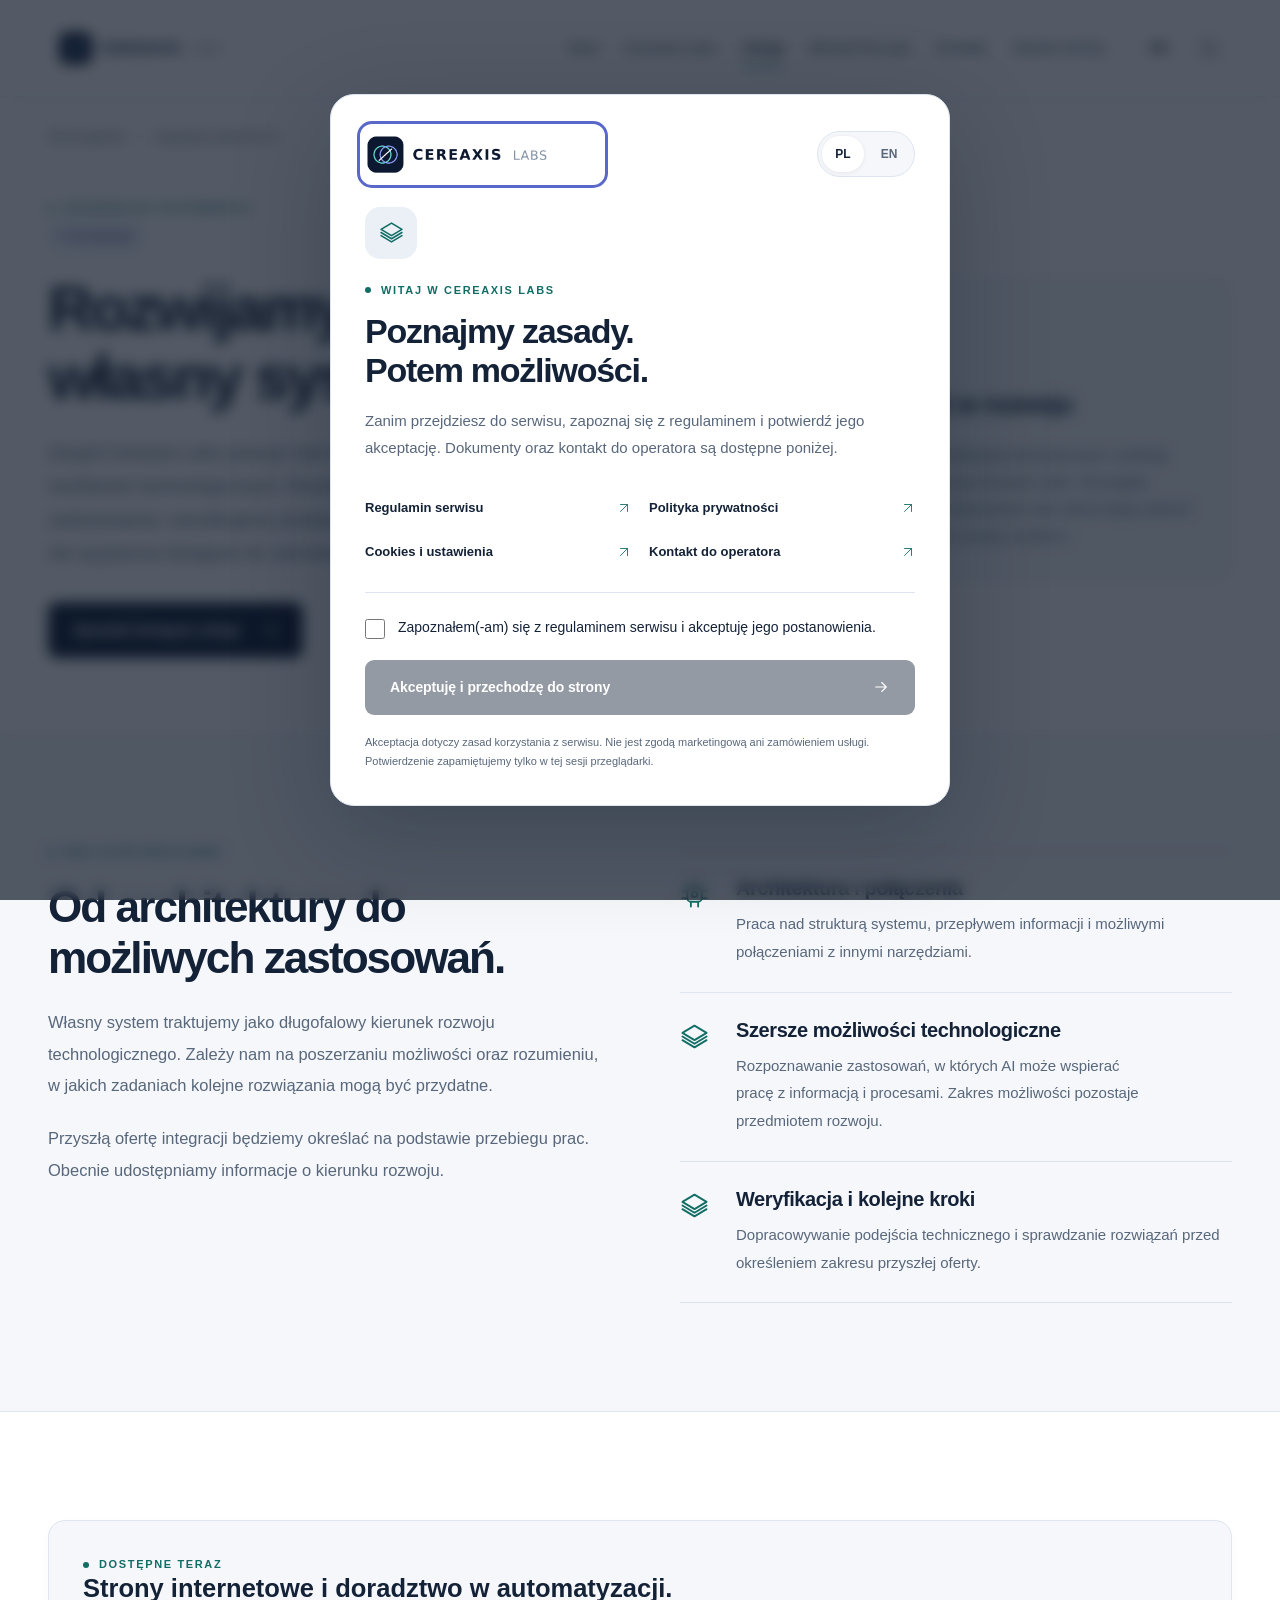
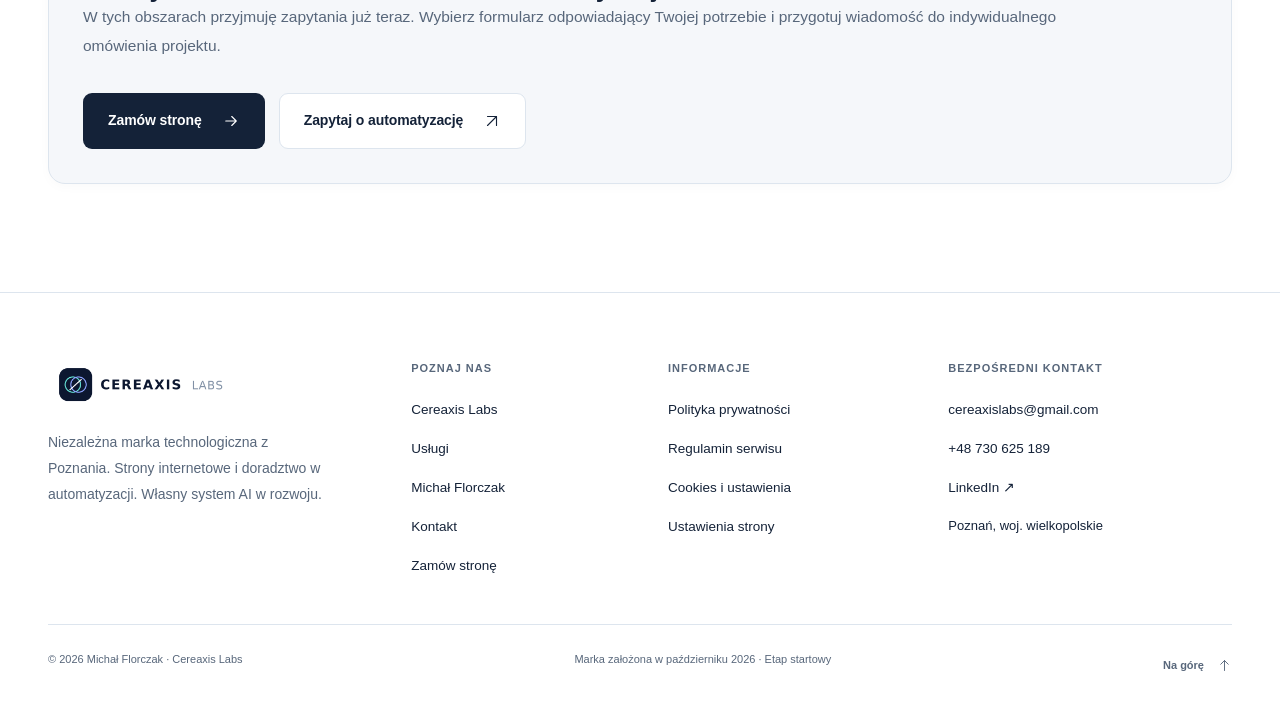
<file: integracje-ai.html>
<!doctype html>
<html lang="pl" data-theme="light"><head><meta charset="utf-8"><meta name="viewport" content="width=device-width, initial-scale=1"><meta name="theme-color" content="#ffffff">
<title data-pl="Integracje systemów AI — Cereaxis Labs" data-en="AI systems integration — Cereaxis Labs">Integracje systemów AI — Cereaxis Labs</title>
<meta name="description" content="Obszar w realizacji. Zespół Cereaxis Labs przygotowuje systemy i standardy wdrożeń. Usługa nie jest jeszcze dostępna do zamówienia." data-pl="Obszar w realizacji. Zespół Cereaxis Labs przygotowuje systemy i standardy wdrożeń. Usługa nie jest jeszcze dostępna do zamówienia." data-en="In development. The Cereaxis Labs team is preparing systems and delivery standards. This service is not yet open for orders.">
<meta property="og:type" content="website"><meta property="og:site_name" content="Cereaxis Labs"><meta property="og:title" content="Integracje systemów AI — Cereaxis Labs" data-pl="Integracje systemów AI — Cereaxis Labs" data-en="AI systems integration — Cereaxis Labs"><meta property="og:description" content="Obszar w realizacji. Zespół Cereaxis Labs przygotowuje systemy i standardy wdrożeń. Usługa nie jest jeszcze dostępna do zamówienia." data-pl="Obszar w realizacji. Zespół Cereaxis Labs przygotowuje systemy i standardy wdrożeń. Usługa nie jest jeszcze dostępna do zamówienia." data-en="In development. The Cereaxis Labs team is preparing systems and delivery standards. This service is not yet open for orders.">
<link rel="icon" href="assets/cereaxis-labs-icon.png" type="image/png"><script>document.documentElement.classList.add('js');
try {
 var p=JSON.parse(localStorage.getItem('cereaxis.preferences.v2')||'null');
 if(p&&p.consent===true&&p.expires>Date.now()){
  if(p.theme==='dark'||p.theme==='light')document.documentElement.dataset.theme=p.theme;
  if(p.lang==='en'||p.lang==='pl')document.documentElement.lang=p.lang;
 }else if(p){localStorage.removeItem('cereaxis.preferences.v2');}
}catch(_){}
try{var q=new URLSearchParams(location.search);if(q.get('theme')==='dark'||q.get('theme')==='light')document.documentElement.dataset.theme=q.get('theme');if(q.get('lang')==='en'||q.get('lang')==='pl')document.documentElement.lang=q.get('lang');}catch(_){}</script><link rel="stylesheet" href="assets/site.css?v=f56a594e5f"><link rel="stylesheet" href="assets/refinements.css?v=23b7372c56"><link rel="stylesheet" href="assets/interactions.css?v=6615afb9a2"><script src="assets/site.js?v=04f3d5b48e" defer></script><script src="assets/experience.js?v=4e5455bf96" defer></script></head>
<body id="top" data-entry-required="true"><a href="#main" class="skip"><span data-pl="Przejdź do treści" data-en="Skip to content">Przejdź do treści</span></a>
    <header class="site-header"><div class="wrap header-inner">
      <a class="logo-link" href="index.html" aria-label="Cereaxis Labs — strona główna" data-aria-pl="Cereaxis Labs — strona główna" data-aria-en="Cereaxis Labs — home"><span class="logo-well"><img class="brand-logo" src="assets/cereaxis-labs-logo.png" alt="Cereaxis Labs" width="1520" height="264" decoding="async"></span></a>
      <nav id="primary-nav" class="nav-links" aria-label="Menu główne" data-aria-pl="Menu główne" data-aria-en="Main navigation"><a href="index.html"><span data-pl="Start" data-en="Home">Start</span></a><a href="cereaxis-labs.html"><span data-pl="Cereaxis Labs" data-en="Cereaxis Labs">Cereaxis Labs</span></a><a href="uslugi.html" aria-current="page"><span data-pl="Usługi" data-en="Services">Usługi</span></a><a href="michal-florczak.html"><span data-pl="Michał Florczak" data-en="Michał Florczak">Michał Florczak</span></a><a href="kontakt.html"><span data-pl="Kontakt" data-en="Contact">Kontakt</span></a><a href="zamow-strone.html"><span data-pl="Zamów stronę" data-en="Request a website">Zamów stronę</span></a><div class="mobile-nav-meta">Cereaxis Labs · Poznań<br><span data-pl="Technologia zaczyna się od dobrej rozmowy." data-en="Good technology starts with a conversation.">Technologia zaczyna się od dobrej rozmowy.</span></div></nav>
      <div class="controls"><button class="control language-control" id="language-toggle" type="button" aria-label="Przełącz na język angielski" title="Przełącz na język angielski" lang="en"><span>EN</span></button><button class="control" id="theme-toggle" type="button" aria-label="Włącz ciemny motyw" title="Włącz ciemny motyw"><svg class="moon" viewBox="0 0 24 24" fill="none" stroke="currentColor" stroke-width="1.5" stroke-linecap="round" stroke-linejoin="round" aria-hidden="true"><path d="M21 13A9 9 0 0 1 11 3 9 9 0 1 0 21 13Z"/></svg><svg class="sun" viewBox="0 0 24 24" fill="none" stroke="currentColor" stroke-width="1.5" stroke-linecap="round" stroke-linejoin="round" aria-hidden="true"><circle cx="12" cy="12" r="4"/><path d="M12 2v2m0 16v2M2 12h2m16 0h2M5 5l1 1m12 12 1 1m0-14-1 1M6 18l-1 1"/></svg></button><button class="control menu-control" id="menu-toggle" type="button" aria-label="Otwórz menu" aria-controls="primary-nav" aria-expanded="false"><svg class="menu-lines" viewBox="0 0 24 24" fill="none" stroke="currentColor" stroke-width="1.5" stroke-linecap="round" stroke-linejoin="round" aria-hidden="true"><path d="M4 8h16M4 16h16"/></svg><svg class="menu-x" viewBox="0 0 24 24" fill="none" stroke="currentColor" stroke-width="1.5" stroke-linecap="round" stroke-linejoin="round" aria-hidden="true"><path d="m6 6 12 12M6 18 18 6"/></svg></button></div>
    </div><div class="reading-progress" aria-hidden="true"></div></header><main id="main" tabindex="-1"><div class="wrap breadcrumb"><a href="index.html"><span data-pl="Strona główna" data-en="Home">Strona główna</span></a><svg class="" viewBox="0 0 24 24" fill="none" stroke="currentColor" stroke-width="1.5" stroke-linecap="round" stroke-linejoin="round" aria-hidden="true"><path d="m9 5 7 7-7 7"/></svg><span data-pl="Integracje systemów AI" data-en="AI systems integration">Integracje systemów AI</span></div><section class="page-hero"><div class="wrap"><div class="detail-hero"><div><div data-pl="Integracje systemów AI" data-en="AI systems integration" class="eyebrow">Integracje systemów AI</div><span data-pl="W realizacji" data-en="In development" class="availability-badge is-pending">W realizacji</span><h1 data-pl="Rozwijamy własny system AI." data-en="We’re developing our own AI system.">Rozwijamy własny system AI.</h1><p data-pl="Zespół Cereaxis Labs pracuje nad własnym systemem AI i szerokim spektrum możliwości technologicznych. Rozwijamy architekturę, badamy potencjalne zastosowania i weryfikujemy podejście techniczne. Integracje AI pozostają w realizacji i nie są jeszcze dostępne do zamówienia." data-en="The Cereaxis Labs team is building its own AI system and exploring a broad range of technological possibilities. We are developing the architecture, studying potential applications and assessing the technical approach. AI integrations remain in development and are not yet available to order." class="lead">Zespół Cereaxis Labs pracuje nad własnym systemem AI i szerokim spektrum możliwości technologicznych. Rozwijamy architekturę, badamy potencjalne zastosowania i weryfikujemy podejście techniczne. Integracje AI pozostają w realizacji i nie są jeszcze dostępne do zamówienia.</p><div class="actions"><a href="uslugi.html" class="button button-primary" ><span data-pl="Sprawdź dostępne usługi" data-en="Explore available services">Sprawdź dostępne usługi</span><svg class="" viewBox="0 0 24 24" fill="none" stroke="currentColor" stroke-width="1.5" stroke-linecap="round" stroke-linejoin="round" aria-hidden="true"><path d="M5 12h14m-6-6 6 6-6 6"/></svg></a></div></div><aside class="service-overview development-overview"><div class="icon-box"><svg class="" viewBox="0 0 24 24" fill="none" stroke="currentColor" stroke-width="1.5" stroke-linecap="round" stroke-linejoin="round" aria-hidden="true"><rect x="6" y="6" width="12" height="12" rx="3"/><path d="M9 2v4m6-4v4M9 18v4m6-4v4M2 9h4m-4 6h4m12-6h4m-4 6h4"/><rect x="10" y="10" width="4" height="4" rx="1"/></svg></div><h2 data-pl="Projekt w rozwoju" data-en="A project in development">Projekt w rozwoju</h2><p data-pl="Ten opis przedstawia kierunek prac i ambicję technologiczną Cereaxis Labs. Szczegóły przyszłych zastosowań oraz oferty będą zależeć od dalszego rozwoju systemu." data-en="This describes the development direction and technological ambition of Cereaxis Labs. Future applications and service details will depend on the system’s further development.">Ten opis przedstawia kierunek prac i ambicję technologiczną Cereaxis Labs. Szczegóły przyszłych zastosowań oraz oferty będą zależeć od dalszego rozwoju systemu.</p></aside></div></div></section><section class="section paper bordered"><div class="wrap split"><div class="prose"><div data-pl="Nad czym pracujemy" data-en="Our development focus" class="eyebrow">Nad czym pracujemy</div><h2 data-pl="Od architektury do możliwych zastosowań." data-en="From architecture to potential applications.">Od architektury do możliwych zastosowań.</h2><p data-pl="Własny system traktujemy jako długofalowy kierunek rozwoju technologicznego. Zależy nam na poszerzaniu możliwości oraz rozumieniu, w jakich zadaniach kolejne rozwiązania mogą być przydatne." data-en="We see our own system as a long-term direction for technological development. Our focus is on exploring broader capabilities and understanding which tasks different solutions could support.">Własny system traktujemy jako długofalowy kierunek rozwoju technologicznego. Zależy nam na poszerzaniu możliwości oraz rozumieniu, w jakich zadaniach kolejne rozwiązania mogą być przydatne.</p><p data-pl="Przyszłą ofertę integracji będziemy określać na podstawie przebiegu prac. Obecnie udostępniamy informacje o kierunku rozwoju." data-en="The future integration offer will be shaped by the progress of this work. For now, this page shares the development direction.">Przyszłą ofertę integracji będziemy określać na podstawie przebiegu prac. Obecnie udostępniamy informacje o kierunku rozwoju.</p></div><div class="principle-list"><article class="principle"><span class="principle-num"><svg class="proof-icon" viewBox="0 0 24 24" fill="none" stroke="currentColor" stroke-width="1.5" stroke-linecap="round" stroke-linejoin="round" aria-hidden="true"><rect x="6" y="6" width="12" height="12" rx="3"/><path d="M9 2v4m6-4v4M9 18v4m6-4v4M2 9h4m-4 6h4m12-6h4m-4 6h4"/><rect x="10" y="10" width="4" height="4" rx="1"/></svg></span><div><h3 data-pl="Architektura i połączenia" data-en="Architecture &amp; connections">Architektura i połączenia</h3><p data-pl="Praca nad strukturą systemu, przepływem informacji i możliwymi połączeniami z innymi narzędziami." data-en="Work on system structure, information flow and potential connections with other tools.">Praca nad strukturą systemu, przepływem informacji i możliwymi połączeniami z innymi narzędziami.</p></div></article><article class="principle"><span class="principle-num"><svg class="proof-icon" viewBox="0 0 24 24" fill="none" stroke="currentColor" stroke-width="1.5" stroke-linecap="round" stroke-linejoin="round" aria-hidden="true"><path d="m12 3 10 6-10 6L2 9l10-6Zm-10 12 10 6 10-6M2 12l10 6 10-6"/></svg></span><div><h3 data-pl="Szersze możliwości technologiczne" data-en="Broader technological possibilities">Szersze możliwości technologiczne</h3><p data-pl="Rozpoznawanie zastosowań, w których AI może wspierać pracę z informacją i procesami. Zakres możliwości pozostaje przedmiotem rozwoju." data-en="Exploring applications where AI could support information work and processes. The scope of its capabilities remains under development.">Rozpoznawanie zastosowań, w których AI może wspierać pracę z informacją i procesami. Zakres możliwości pozostaje przedmiotem rozwoju.</p></div></article><article class="principle"><span class="principle-num"><svg class="proof-icon" viewBox="0 0 24 24" fill="none" stroke="currentColor" stroke-width="1.5" stroke-linecap="round" stroke-linejoin="round" aria-hidden="true"><path d="m12 3 10 6-10 6L2 9l10-6Zm-10 12 10 6 10-6M2 12l10 6 10-6"/></svg></span><div><h3 data-pl="Weryfikacja i kolejne kroki" data-en="Verification &amp; next steps">Weryfikacja i kolejne kroki</h3><p data-pl="Dopracowywanie podejścia technicznego i sprawdzanie rozwiązań przed określeniem zakresu przyszłej oferty." data-en="Refining the technical approach and assessing solutions before defining the future service scope.">Dopracowywanie podejścia technicznego i sprawdzanie rozwiązań przed określeniem zakresu przyszłej oferty.</p></div></article></div></div></section><section class="section"><div class="wrap"><div class="delivery"><div data-pl="Dostępne teraz" data-en="Available now" class="eyebrow">Dostępne teraz</div><h2 data-pl="Strony internetowe i doradztwo w automatyzacji." data-en="Websites and automation consulting.">Strony internetowe i doradztwo w automatyzacji.</h2><p data-pl="W tych obszarach przyjmuję zapytania już teraz. Wybierz formularz odpowiadający Twojej potrzebie i przygotuj wiadomość do indywidualnego omówienia projektu." data-en="Enquiries are open in these areas now. Choose the form that matches your needs and prepare an email to discuss your project individually.">W tych obszarach przyjmuję zapytania już teraz. Wybierz formularz odpowiadający Twojej potrzebie i przygotuj wiadomość do indywidualnego omówienia projektu.</p><div class="actions"><a href="zamow-strone.html" class="button button-primary" ><span data-pl="Zamów stronę" data-en="Request a website">Zamów stronę</span><svg class="" viewBox="0 0 24 24" fill="none" stroke="currentColor" stroke-width="1.5" stroke-linecap="round" stroke-linejoin="round" aria-hidden="true"><path d="M5 12h14m-6-6 6 6-6 6"/></svg></a><a href="zapytanie-automatyzacja.html" class="button button-outline" ><span data-pl="Zapytaj o automatyzację" data-en="Enquire about automation">Zapytaj o automatyzację</span><svg class="" viewBox="0 0 24 24" fill="none" stroke="currentColor" stroke-width="1.5" stroke-linecap="round" stroke-linejoin="round" aria-hidden="true"><path d="M6 18 18 6M6 6h12v12"/></svg></a></div></div></div></section></main><footer class="site-footer"><div class="wrap"><div class="footer-grid">
      <div class="footer-brand"><a class="logo-link" href="index.html" aria-label="Cereaxis Labs"><span class="logo-well"><img class="brand-logo" src="assets/cereaxis-labs-logo.png" alt="Cereaxis Labs" width="1520" height="264" decoding="async"></span></a><p data-pl="Niezależna marka technologiczna z Poznania. Strony internetowe i doradztwo w automatyzacji. Własny system AI w rozwoju." data-en="An independent technology brand from Poznań, Poland. Websites and automation consulting. Our own AI system in development.">Niezależna marka technologiczna z Poznania. Strony internetowe i doradztwo w automatyzacji. Własny system AI w rozwoju.</p></div>
      <div><div class="footer-col-title"><span data-pl="Poznaj nas" data-en="Explore">Poznaj nas</span></div><div class="footer-links"><a href="cereaxis-labs.html"><span data-pl="Cereaxis Labs" data-en="Cereaxis Labs">Cereaxis Labs</span></a><a href="uslugi.html"><span data-pl="Usługi" data-en="Services">Usługi</span></a><a href="michal-florczak.html"><span data-pl="Michał Florczak" data-en="Michał Florczak">Michał Florczak</span></a><a href="kontakt.html"><span data-pl="Kontakt" data-en="Contact">Kontakt</span></a><a href="zamow-strone.html"><span data-pl="Zamów stronę" data-en="Request a website">Zamów stronę</span></a></div></div>
      <div><div class="footer-col-title"><span data-pl="Informacje" data-en="Information">Informacje</span></div><div class="footer-links"><a href="polityka-prywatnosci.html"><span data-pl="Polityka prywatności" data-en="Privacy policy">Polityka prywatności</span></a><a href="regulamin.html"><span data-pl="Regulamin serwisu" data-en="Website terms">Regulamin serwisu</span></a><a href="pliki-cookies.html"><span data-pl="Cookies i ustawienia" data-en="Cookies &amp; preferences">Cookies i ustawienia</span></a><button type="button" data-open-settings><span data-pl="Ustawienia strony" data-en="Website preferences">Ustawienia strony</span></button></div></div>
      <div class="footer-contact"><div class="footer-col-title"><span data-pl="Bezpośredni kontakt" data-en="Direct contact">Bezpośredni kontakt</span></div><div class="footer-links"><a href="mailto:cereaxislabs@gmail.com">cereaxislabs@gmail.com</a><a href="tel:+48730625189">+48 730 625 189</a><a href="https://www.linkedin.com/in/micha%C5%82florczak/" target="_blank" rel="noopener noreferrer">LinkedIn ↗ <span data-pl="(nowa karta)" data-en="(new tab)" class="sr-only">(nowa karta)</span></a><span data-pl="Poznań, woj. wielkopolskie" data-en="Poznań, Greater Poland">Poznań, woj. wielkopolskie</span></div></div>
    </div><div class="footer-bottom"><span>© <span id="copyright-year">2026</span> Michał Florczak · Cereaxis Labs</span><span data-pl="Marka założona w październiku 2026 · Etap startowy" data-en="Founded in October 2026 · Early-stage venture">Marka założona w październiku 2026 · Etap startowy</span><a class="link-arrow" href="#top"><span data-pl="Na górę" data-en="Back to top">Na górę</span><svg class="" viewBox="0 0 24 24" fill="none" stroke="currentColor" stroke-width="1.5" stroke-linecap="round" stroke-linejoin="round" aria-hidden="true"><path d="M12 20V4m-6 6 6-6 6 6"/></svg></a></div></div></footer><dialog class="settings-dialog" id="site-settings" aria-labelledby="settings-title"><div class="settings-head"><h2 data-pl="Ustawienia strony" data-en="Website preferences" id="settings-title">Ustawienia strony</h2><button type="button" class="control" id="close-settings" aria-label="Zamknij ustawienia" data-aria-pl="Zamknij ustawienia" data-aria-en="Close preferences"><svg class="" viewBox="0 0 24 24" fill="none" stroke="currentColor" stroke-width="1.5" stroke-linecap="round" stroke-linejoin="round" aria-hidden="true"><path d="m6 6 12 12M6 18 18 6"/></svg></button></div>
      <p data-pl="Dostosuj język i wygląd. Strona działa także bez zapisywania ustawień na urządzeniu." data-en="Choose your language and appearance. The website also works without storing preferences on your device.">Dostosuj język i wygląd. Strona działa także bez zapisywania ustawień na urządzeniu.</p>
      <form id="settings-form"><fieldset><legend><span data-pl="Język" data-en="Language">Język</span></legend><div class="radio-options"><label><input type="radio" name="language" value="pl" checked>Polski</label><label><input type="radio" name="language" value="en">English</label></div></fieldset><fieldset><legend><span data-pl="Motyw" data-en="Appearance">Motyw</span></legend><div class="radio-options"><label><input type="radio" name="theme" value="light" checked><span data-pl="Jasny" data-en="Light">Jasny</span></label><label><input type="radio" name="theme" value="dark"><span data-pl="Ciemny" data-en="Dark">Ciemny</span></label></div></fieldset>
      <label class="remember-label"><input type="checkbox" id="remember-preferences"><span data-pl="Zapamiętaj ustawienia na tym urządzeniu" data-en="Remember preferences on this device">Zapamiętaj ustawienia na tym urządzeniu</span></label><p data-pl="Dobrowolnie zezwalasz na zapis języka i motywu w przeglądarce na 180 dni od zapisania. Bez zaznaczenia wybór jest przenoszony wyłącznie w adresach podstron. Zapis możesz usunąć w dowolnym momencie." data-en="You optionally allow your browser to store your language and theme for 180 days after saving. Otherwise, your choices are passed only in page links. You can delete saved preferences at any time." class="remember-help">Dobrowolnie zezwalasz na zapis języka i motywu w przeglądarce na 180 dni od zapisania. Bez zaznaczenia wybór jest przenoszony wyłącznie w adresach podstron. Zapis możesz usunąć w dowolnym momencie.</p>
      <div class="settings-actions"><button type="submit" class="button button-primary"><span data-pl="Zastosuj ustawienia" data-en="Apply preferences">Zastosuj ustawienia</span></button><button type="button" id="reset-preferences" class="button button-outline"><span data-pl="Przywróć domyślne" data-en="Restore defaults">Przywróć domyślne</span></button></div></form><div class="settings-links"><span data-pl="Więcej informacji:" data-en="Read more:">Więcej informacji:</span> <a href="pliki-cookies.html"><span data-pl="Cookies i ustawienia" data-en="Cookies &amp; preferences">Cookies i ustawienia</span></a></div></dialog><div class="toast" id="status-message" role="status" aria-live="polite"></div><dialog id="site-entry" class="entry-dialog" aria-labelledby="entry-title" aria-describedby="entry-description" data-version="2026-11-07">
    <div class="entry-brand"><a href="regulamin.html" aria-label="Cereaxis Labs — regulamin" data-aria-pl="Cereaxis Labs — regulamin" data-aria-en="Cereaxis Labs — website terms"><span class="logo-well"><img class="brand-logo" src="assets/cereaxis-labs-logo.png" alt="Cereaxis Labs" width="1520" height="264" decoding="async"></span></a><div class="entry-language" aria-label="Language"><button type="button" data-entry-language="pl" lang="pl" aria-pressed="true">PL</button><button type="button" data-entry-language="en" lang="en" aria-pressed="false">EN</button></div></div>
    <div class="entry-symbol" aria-hidden="true"><svg class="" viewBox="0 0 24 24" fill="none" stroke="currentColor" stroke-width="1.5" stroke-linecap="round" stroke-linejoin="round" aria-hidden="true"><path d="m12 3 10 6-10 6L2 9l10-6Zm-10 12 10 6 10-6M2 12l10 6 10-6"/></svg></div>
    <div data-pl="Witaj w Cereaxis Labs" data-en="Welcome to Cereaxis Labs" class="eyebrow">Witaj w Cereaxis Labs</div>
    <h2 id="entry-title" data-pl="Poznajmy zasady. Potem możliwości." data-en="First, the terms. Then, the possibilities." class="entry-title">Poznajmy zasady. Potem możliwości.</h2>
    <p data-pl="Zanim przejdziesz do serwisu, zapoznaj się z regulaminem i potwierdź jego akceptację. Dokumenty oraz kontakt do operatora są dostępne poniżej." data-en="Before entering the website, read and accept the website terms. The documents and operator contact details are available below." class="entry-description" id="entry-description">Zanim przejdziesz do serwisu, zapoznaj się z regulaminem i potwierdź jego akceptację. Dokumenty oraz kontakt do operatora są dostępne poniżej.</p>
    <nav class="entry-documents" aria-label="Dokumenty serwisu" data-aria-pl="Dokumenty serwisu" data-aria-en="Website documents"><a href="regulamin.html"><span data-pl="Regulamin serwisu" data-en="Website terms">Regulamin serwisu</span><svg class="" viewBox="0 0 24 24" fill="none" stroke="currentColor" stroke-width="1.5" stroke-linecap="round" stroke-linejoin="round" aria-hidden="true"><path d="M6 18 18 6M6 6h12v12"/></svg></a><a href="polityka-prywatnosci.html"><span data-pl="Polityka prywatności" data-en="Privacy policy">Polityka prywatności</span><svg class="" viewBox="0 0 24 24" fill="none" stroke="currentColor" stroke-width="1.5" stroke-linecap="round" stroke-linejoin="round" aria-hidden="true"><path d="M6 18 18 6M6 6h12v12"/></svg></a><a href="pliki-cookies.html"><span data-pl="Cookies i ustawienia" data-en="Cookies &amp; preferences">Cookies i ustawienia</span><svg class="" viewBox="0 0 24 24" fill="none" stroke="currentColor" stroke-width="1.5" stroke-linecap="round" stroke-linejoin="round" aria-hidden="true"><path d="M6 18 18 6M6 6h12v12"/></svg></a><a href="kontakt.html"><span data-pl="Kontakt do operatora" data-en="Contact the operator">Kontakt do operatora</span><svg class="" viewBox="0 0 24 24" fill="none" stroke="currentColor" stroke-width="1.5" stroke-linecap="round" stroke-linejoin="round" aria-hidden="true"><path d="M6 18 18 6M6 6h12v12"/></svg></a></nav>
    <form id="entry-form"><label class="entry-accept"><input id="entry-accept" type="checkbox" required><span><span data-pl="Zapoznałem(-am) się z regulaminem serwisu i akceptuję jego postanowienia." data-en="I have read and accept the website terms.">Zapoznałem(-am) się z regulaminem serwisu i akceptuję jego postanowienia.</span></span></label><button id="entry-continue" type="submit" class="button button-primary" disabled><span data-pl="Akceptuję i przechodzę do strony" data-en="Accept and enter the website">Akceptuję i przechodzę do strony</span><svg class="" viewBox="0 0 24 24" fill="none" stroke="currentColor" stroke-width="1.5" stroke-linecap="round" stroke-linejoin="round" aria-hidden="true"><path d="M5 12h14m-6-6 6 6-6 6"/></svg></button></form>
    <p data-pl="Akceptacja dotyczy zasad korzystania z serwisu. Nie jest zgodą marketingową ani zamówieniem usługi. Potwierdzenie zapamiętujemy tylko w tej sesji przeglądarki." data-en="Acceptance concerns the website terms. It is not marketing consent or an order for services. Your confirmation is remembered only for this browser session." class="entry-footnote">Akceptacja dotyczy zasad korzystania z serwisu. Nie jest zgodą marketingową ani zamówieniem usługi. Potwierdzenie zapamiętujemy tylko w tej sesji przeglądarki.</p>
    </dialog><a href="#top" class="back-top" aria-label="Wróć na górę" data-aria-pl="Wróć na górę" data-aria-en="Back to top"><svg class="" viewBox="0 0 24 24" fill="none" stroke="currentColor" stroke-width="1.5" stroke-linecap="round" stroke-linejoin="round" aria-hidden="true"><path d="M12 20V4m-6 6 6-6 6 6"/></svg></a></body></html>
</file>
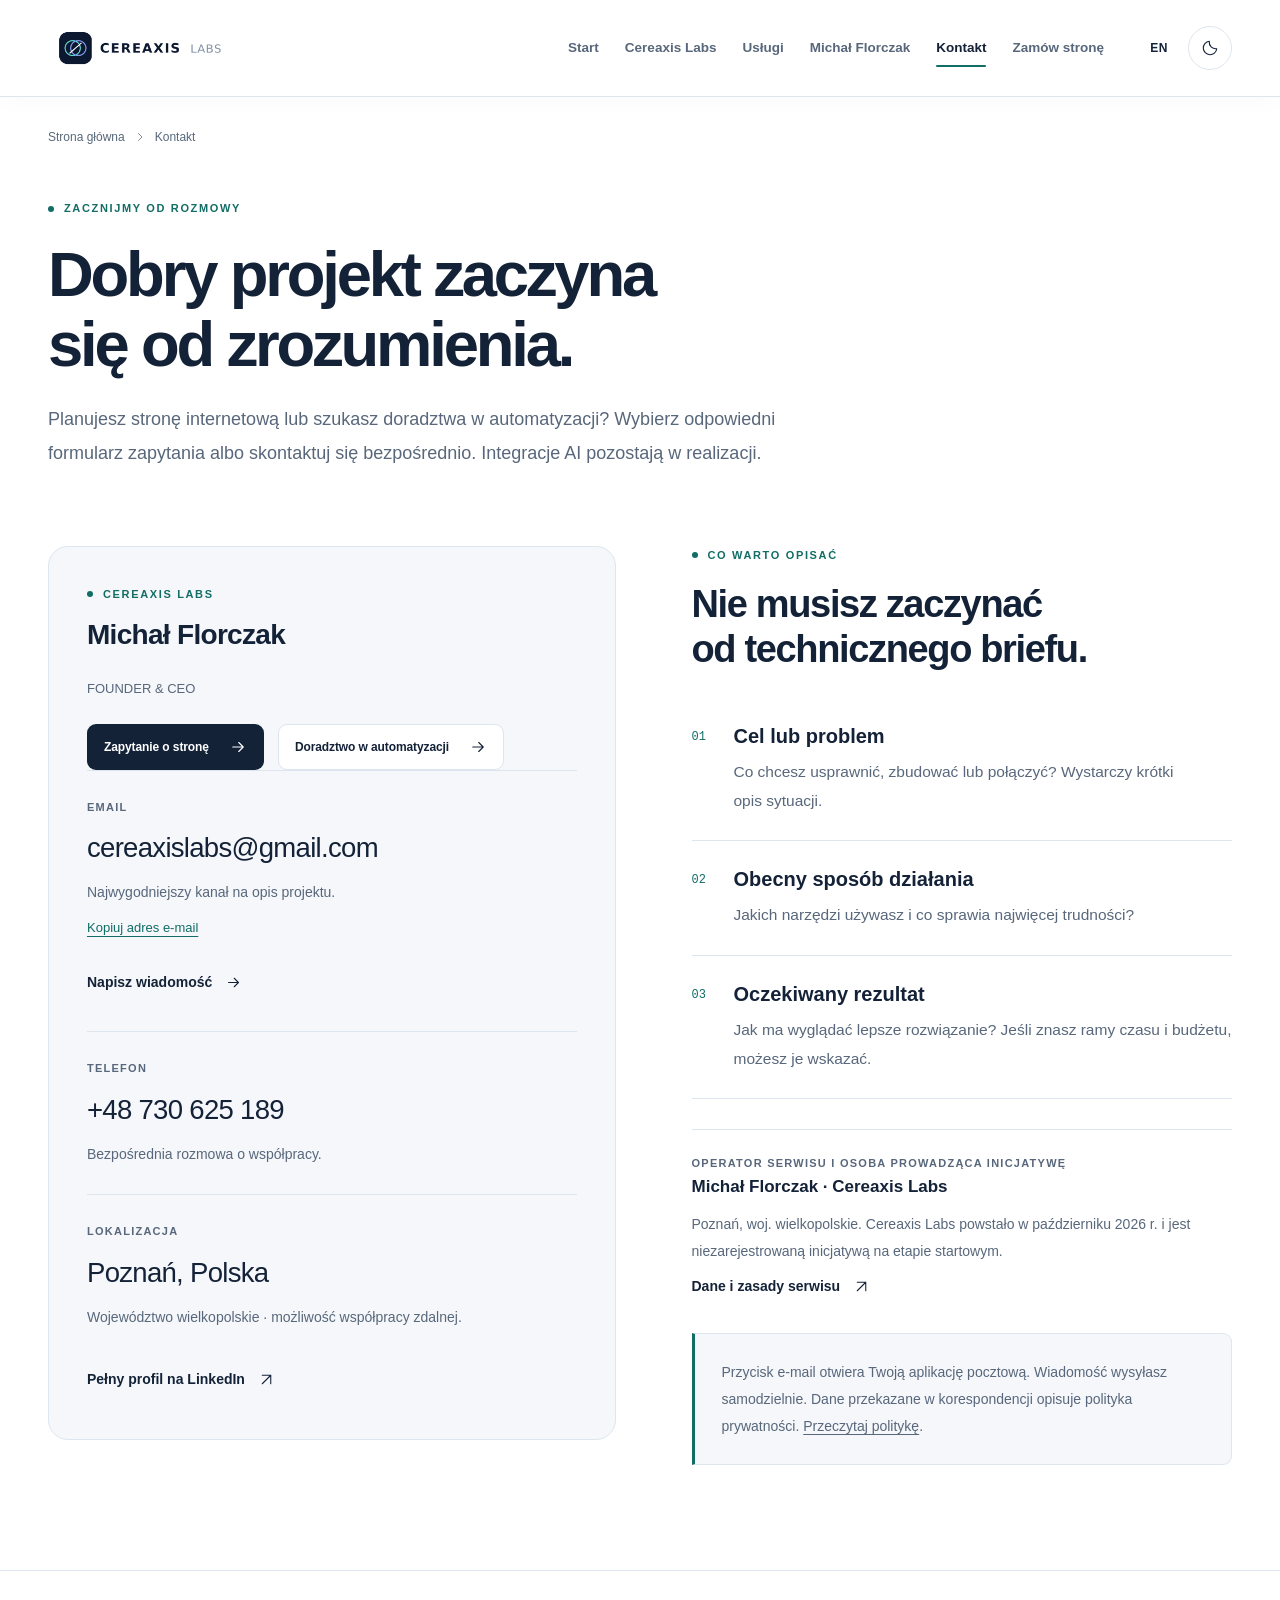
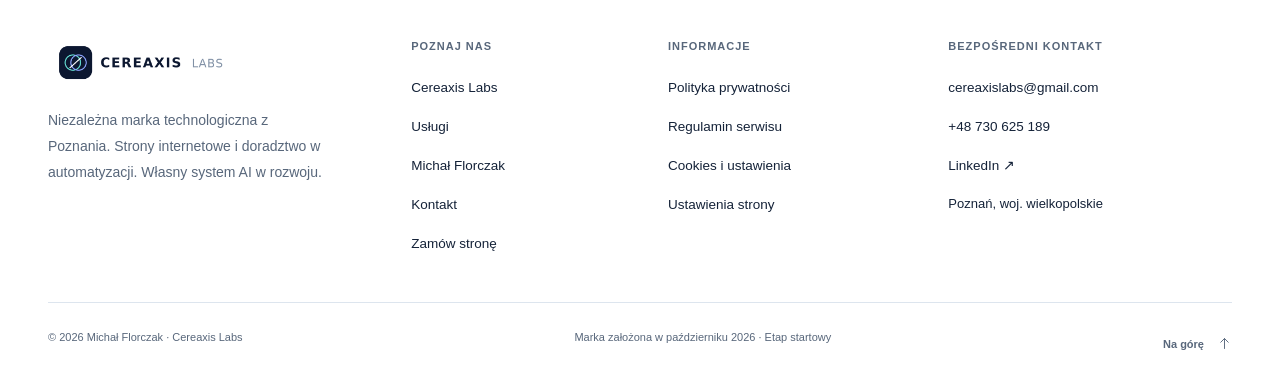
<file: kontakt.html>
<!doctype html>
<html lang="pl" data-theme="light"><head><meta charset="utf-8"><meta name="viewport" content="width=device-width, initial-scale=1"><meta name="theme-color" content="#ffffff">
<title data-pl="Kontakt — Michał Florczak — Cereaxis Labs" data-en="Contact — Michał Florczak — Cereaxis Labs">Kontakt — Michał Florczak — Cereaxis Labs</title>
<meta name="description" content="Kontakt do Michała Florczaka i Cereaxis Labs: cereaxislabs@gmail.com, +48 730 625 189. Poznań, woj. wielkopolskie." data-pl="Kontakt do Michała Florczaka i Cereaxis Labs: cereaxislabs@gmail.com, +48 730 625 189. Poznań, woj. wielkopolskie." data-en="Contact Michał Florczak and Cereaxis Labs: cereaxislabs@gmail.com, +48 730 625 189. Poznań, Greater Poland.">
<meta property="og:type" content="website"><meta property="og:site_name" content="Cereaxis Labs"><meta property="og:title" content="Kontakt — Michał Florczak — Cereaxis Labs" data-pl="Kontakt — Michał Florczak — Cereaxis Labs" data-en="Contact — Michał Florczak — Cereaxis Labs"><meta property="og:description" content="Kontakt do Michała Florczaka i Cereaxis Labs: cereaxislabs@gmail.com, +48 730 625 189. Poznań, woj. wielkopolskie." data-pl="Kontakt do Michała Florczaka i Cereaxis Labs: cereaxislabs@gmail.com, +48 730 625 189. Poznań, woj. wielkopolskie." data-en="Contact Michał Florczak and Cereaxis Labs: cereaxislabs@gmail.com, +48 730 625 189. Poznań, Greater Poland.">
<link rel="icon" href="assets/cereaxis-labs-icon.png" type="image/png"><script>document.documentElement.classList.add('js');
try {
 var p=JSON.parse(localStorage.getItem('cereaxis.preferences.v2')||'null');
 if(p&&p.consent===true&&p.expires>Date.now()){
  if(p.theme==='dark'||p.theme==='light')document.documentElement.dataset.theme=p.theme;
  if(p.lang==='en'||p.lang==='pl')document.documentElement.lang=p.lang;
 }else if(p){localStorage.removeItem('cereaxis.preferences.v2');}
}catch(_){}
try{var q=new URLSearchParams(location.search);if(q.get('theme')==='dark'||q.get('theme')==='light')document.documentElement.dataset.theme=q.get('theme');if(q.get('lang')==='en'||q.get('lang')==='pl')document.documentElement.lang=q.get('lang');}catch(_){}</script><link rel="stylesheet" href="assets/site.css?v=f56a594e5f"><link rel="stylesheet" href="assets/refinements.css?v=23b7372c56"><link rel="stylesheet" href="assets/interactions.css?v=6615afb9a2"><script src="assets/site.js?v=04f3d5b48e" defer></script><script src="assets/experience.js?v=4e5455bf96" defer></script></head>
<body id="top" data-entry-required="false"><a href="#main" class="skip"><span data-pl="Przejdź do treści" data-en="Skip to content">Przejdź do treści</span></a>
    <header class="site-header"><div class="wrap header-inner">
      <a class="logo-link" href="index.html" aria-label="Cereaxis Labs — strona główna" data-aria-pl="Cereaxis Labs — strona główna" data-aria-en="Cereaxis Labs — home"><span class="logo-well"><img class="brand-logo" src="assets/cereaxis-labs-logo.png" alt="Cereaxis Labs" width="1520" height="264" decoding="async"></span></a>
      <nav id="primary-nav" class="nav-links" aria-label="Menu główne" data-aria-pl="Menu główne" data-aria-en="Main navigation"><a href="index.html"><span data-pl="Start" data-en="Home">Start</span></a><a href="cereaxis-labs.html"><span data-pl="Cereaxis Labs" data-en="Cereaxis Labs">Cereaxis Labs</span></a><a href="uslugi.html"><span data-pl="Usługi" data-en="Services">Usługi</span></a><a href="michal-florczak.html"><span data-pl="Michał Florczak" data-en="Michał Florczak">Michał Florczak</span></a><a href="kontakt.html" aria-current="page"><span data-pl="Kontakt" data-en="Contact">Kontakt</span></a><a href="zamow-strone.html"><span data-pl="Zamów stronę" data-en="Request a website">Zamów stronę</span></a><div class="mobile-nav-meta">Cereaxis Labs · Poznań<br><span data-pl="Technologia zaczyna się od dobrej rozmowy." data-en="Good technology starts with a conversation.">Technologia zaczyna się od dobrej rozmowy.</span></div></nav>
      <div class="controls"><button class="control language-control" id="language-toggle" type="button" aria-label="Przełącz na język angielski" title="Przełącz na język angielski" lang="en"><span>EN</span></button><button class="control" id="theme-toggle" type="button" aria-label="Włącz ciemny motyw" title="Włącz ciemny motyw"><svg class="moon" viewBox="0 0 24 24" fill="none" stroke="currentColor" stroke-width="1.5" stroke-linecap="round" stroke-linejoin="round" aria-hidden="true"><path d="M21 13A9 9 0 0 1 11 3 9 9 0 1 0 21 13Z"/></svg><svg class="sun" viewBox="0 0 24 24" fill="none" stroke="currentColor" stroke-width="1.5" stroke-linecap="round" stroke-linejoin="round" aria-hidden="true"><circle cx="12" cy="12" r="4"/><path d="M12 2v2m0 16v2M2 12h2m16 0h2M5 5l1 1m12 12 1 1m0-14-1 1M6 18l-1 1"/></svg></button><button class="control menu-control" id="menu-toggle" type="button" aria-label="Otwórz menu" aria-controls="primary-nav" aria-expanded="false"><svg class="menu-lines" viewBox="0 0 24 24" fill="none" stroke="currentColor" stroke-width="1.5" stroke-linecap="round" stroke-linejoin="round" aria-hidden="true"><path d="M4 8h16M4 16h16"/></svg><svg class="menu-x" viewBox="0 0 24 24" fill="none" stroke="currentColor" stroke-width="1.5" stroke-linecap="round" stroke-linejoin="round" aria-hidden="true"><path d="m6 6 12 12M6 18 18 6"/></svg></button></div>
    </div><div class="reading-progress" aria-hidden="true"></div></header><main id="main" tabindex="-1"><div class="wrap breadcrumb"><a href="index.html"><span data-pl="Strona główna" data-en="Home">Strona główna</span></a><svg class="" viewBox="0 0 24 24" fill="none" stroke="currentColor" stroke-width="1.5" stroke-linecap="round" stroke-linejoin="round" aria-hidden="true"><path d="m9 5 7 7-7 7"/></svg><span data-pl="Kontakt" data-en="Contact">Kontakt</span></div><section class="page-hero"><div class="wrap"><div data-pl="Zacznijmy od rozmowy" data-en="Let’s start a conversation" class="eyebrow">Zacznijmy od rozmowy</div><h1 data-pl="Dobry projekt zaczyna się od zrozumienia." data-en="A good project starts with understanding.">Dobry projekt zaczyna się od zrozumienia.</h1><p data-pl="Planujesz stronę internetową lub szukasz doradztwa w automatyzacji? Wybierz odpowiedni formularz zapytania albo skontaktuj się bezpośrednio. Integracje AI pozostają w realizacji." data-en="Planning a website or looking for automation consulting? Choose the relevant enquiry form or get in touch directly. AI integrations remain in development." class="lead">Planujesz stronę internetową lub szukasz doradztwa w automatyzacji? Wybierz odpowiedni formularz zapytania albo skontaktuj się bezpośrednio. Integracje AI pozostają w realizacji.</p></div></section><section><div class="wrap contact-layout"><div class="contact-panel reveal"><div data-pl="Cereaxis Labs" data-en="Cereaxis Labs" class="eyebrow">Cereaxis Labs</div><h2 data-pl="Michał Florczak" data-en="Michał Florczak">Michał Florczak</h2><div class="tiny">FOUNDER &amp; CEO</div><div class="actions contact-enquiries"><a href="zamow-strone.html" class="button button-primary" ><span data-pl="Zapytanie o stronę" data-en="Website enquiry">Zapytanie o stronę</span><svg class="" viewBox="0 0 24 24" fill="none" stroke="currentColor" stroke-width="1.5" stroke-linecap="round" stroke-linejoin="round" aria-hidden="true"><path d="M5 12h14m-6-6 6 6-6 6"/></svg></a><a href="zapytanie-automatyzacja.html" class="button button-outline" ><span data-pl="Doradztwo w automatyzacji" data-en="Automation consulting">Doradztwo w automatyzacji</span><svg class="" viewBox="0 0 24 24" fill="none" stroke="currentColor" stroke-width="1.5" stroke-linecap="round" stroke-linejoin="round" aria-hidden="true"><path d="M5 12h14m-6-6 6 6-6 6"/></svg></a></div><div class="contact-channel"><div class="overline">EMAIL</div><a class="contact-big" href="mailto:cereaxislabs@gmail.com">cereaxislabs@gmail.com</a><p data-pl="Najwygodniejszy kanał na opis projektu." data-en="The simplest way to share your project outline.">Najwygodniejszy kanał na opis projektu.</p><button type="button" class="copy-button" data-copy-email><span data-pl="Kopiuj adres e-mail" data-en="Copy email address">Kopiuj adres e-mail</span></button><a href="mailto:cereaxislabs@gmail.com" class="link-arrow" ><span data-pl="Napisz wiadomość" data-en="Write an email">Napisz wiadomość</span><svg class="" viewBox="0 0 24 24" fill="none" stroke="currentColor" stroke-width="1.5" stroke-linecap="round" stroke-linejoin="round" aria-hidden="true"><path d="M5 12h14m-6-6 6 6-6 6"/></svg></a></div><div class="contact-channel"><div data-pl="Telefon" data-en="Telephone" class="overline">Telefon</div><a class="contact-big" href="tel:+48730625189">+48 730 625 189</a><p data-pl="Bezpośrednia rozmowa o współpracy." data-en="A direct conversation about working together.">Bezpośrednia rozmowa o współpracy.</p></div><div class="contact-channel"><div data-pl="Lokalizacja" data-en="Location" class="overline">Lokalizacja</div><div data-pl="Poznań, Polska" data-en="Poznań, Poland" class="contact-big">Poznań, Polska</div><p data-pl="Województwo wielkopolskie · możliwość współpracy zdalnej." data-en="Greater Poland region · remote collaboration available.">Województwo wielkopolskie · możliwość współpracy zdalnej.</p></div><a href="https://www.linkedin.com/in/micha%C5%82florczak/" class="link-arrow" target="_blank" rel="noopener noreferrer" ><span data-pl="Pełny profil na LinkedIn" data-en="Full profile on LinkedIn">Pełny profil na LinkedIn</span><svg class="" viewBox="0 0 24 24" fill="none" stroke="currentColor" stroke-width="1.5" stroke-linecap="round" stroke-linejoin="round" aria-hidden="true"><path d="M6 18 18 6M6 6h12v12"/></svg><span data-pl=" (nowa karta)" data-en=" (new tab)" class="sr-only"> (nowa karta)</span></a></div><div class="contact-brief reveal"><div data-pl="Co warto opisać" data-en="What to include" class="eyebrow">Co warto opisać</div><h2 data-pl="Nie musisz zaczynać od technicznego briefu." data-en="You don’t need a technical brief.">Nie musisz zaczynać od technicznego briefu.</h2><ol class="brief-list"><li><h3 data-pl="Cel lub problem" data-en="Your goal or problem">Cel lub problem</h3><p data-pl="Co chcesz usprawnić, zbudować lub połączyć? Wystarczy krótki opis sytuacji." data-en="What would you like to improve, build or connect? A short description is enough.">Co chcesz usprawnić, zbudować lub połączyć? Wystarczy krótki opis sytuacji.</p></li><li><h3 data-pl="Obecny sposób działania" data-en="How things work today">Obecny sposób działania</h3><p data-pl="Jakich narzędzi używasz i co sprawia najwięcej trudności?" data-en="Which tools do you use, and what is most difficult right now?">Jakich narzędzi używasz i co sprawia najwięcej trudności?</p></li><li><h3 data-pl="Oczekiwany rezultat" data-en="Your expected outcome">Oczekiwany rezultat</h3><p data-pl="Jak ma wyglądać lepsze rozwiązanie? Jeśli znasz ramy czasu i budżetu, możesz je wskazać." data-en="What would a better solution look like? If you have a timeframe or budget in mind, you can share it.">Jak ma wyglądać lepsze rozwiązanie? Jeśli znasz ramy czasu i budżetu, możesz je wskazać.</p></li></ol><div class="contact-operator"><div data-pl="Operator serwisu i osoba prowadząca inicjatywę" data-en="Website operator and initiative founder" class="overline">Operator serwisu i osoba prowadząca inicjatywę</div><strong>Michał Florczak · Cereaxis Labs</strong><p data-pl="Poznań, woj. wielkopolskie. Cereaxis Labs powstało w październiku 2026 r. i jest niezarejestrowaną inicjatywą na etapie startowym." data-en="Poznań, Greater Poland. Cereaxis Labs was founded in October 2026 and is an unregistered, early-stage initiative.">Poznań, woj. wielkopolskie. Cereaxis Labs powstało w październiku 2026 r. i jest niezarejestrowaną inicjatywą na etapie startowym.</p><a href="regulamin.html" class="link-arrow" ><span data-pl="Dane i zasady serwisu" data-en="Website information and terms">Dane i zasady serwisu</span><svg class="" viewBox="0 0 24 24" fill="none" stroke="currentColor" stroke-width="1.5" stroke-linecap="round" stroke-linejoin="round" aria-hidden="true"><path d="M6 18 18 6M6 6h12v12"/></svg></a></div><div class="note" style="margin-top:25px"><span data-pl="Przycisk e-mail otwiera Twoją aplikację pocztową. Wiadomość wysyłasz samodzielnie. Dane przekazane w korespondencji opisuje polityka prywatności." data-en="The email link opens your mail application. You send the message yourself. The privacy policy explains how correspondence data is handled.">Przycisk e-mail otwiera Twoją aplikację pocztową. Wiadomość wysyłasz samodzielnie. Dane przekazane w korespondencji opisuje polityka prywatności.</span> <a href="polityka-prywatnosci.html"><span data-pl="Przeczytaj politykę" data-en="Read the policy">Przeczytaj politykę</span></a>.</div></div></div></section></main><footer class="site-footer"><div class="wrap"><div class="footer-grid">
      <div class="footer-brand"><a class="logo-link" href="index.html" aria-label="Cereaxis Labs"><span class="logo-well"><img class="brand-logo" src="assets/cereaxis-labs-logo.png" alt="Cereaxis Labs" width="1520" height="264" decoding="async"></span></a><p data-pl="Niezależna marka technologiczna z Poznania. Strony internetowe i doradztwo w automatyzacji. Własny system AI w rozwoju." data-en="An independent technology brand from Poznań, Poland. Websites and automation consulting. Our own AI system in development.">Niezależna marka technologiczna z Poznania. Strony internetowe i doradztwo w automatyzacji. Własny system AI w rozwoju.</p></div>
      <div><div class="footer-col-title"><span data-pl="Poznaj nas" data-en="Explore">Poznaj nas</span></div><div class="footer-links"><a href="cereaxis-labs.html"><span data-pl="Cereaxis Labs" data-en="Cereaxis Labs">Cereaxis Labs</span></a><a href="uslugi.html"><span data-pl="Usługi" data-en="Services">Usługi</span></a><a href="michal-florczak.html"><span data-pl="Michał Florczak" data-en="Michał Florczak">Michał Florczak</span></a><a href="kontakt.html"><span data-pl="Kontakt" data-en="Contact">Kontakt</span></a><a href="zamow-strone.html"><span data-pl="Zamów stronę" data-en="Request a website">Zamów stronę</span></a></div></div>
      <div><div class="footer-col-title"><span data-pl="Informacje" data-en="Information">Informacje</span></div><div class="footer-links"><a href="polityka-prywatnosci.html"><span data-pl="Polityka prywatności" data-en="Privacy policy">Polityka prywatności</span></a><a href="regulamin.html"><span data-pl="Regulamin serwisu" data-en="Website terms">Regulamin serwisu</span></a><a href="pliki-cookies.html"><span data-pl="Cookies i ustawienia" data-en="Cookies &amp; preferences">Cookies i ustawienia</span></a><button type="button" data-open-settings><span data-pl="Ustawienia strony" data-en="Website preferences">Ustawienia strony</span></button></div></div>
      <div class="footer-contact"><div class="footer-col-title"><span data-pl="Bezpośredni kontakt" data-en="Direct contact">Bezpośredni kontakt</span></div><div class="footer-links"><a href="mailto:cereaxislabs@gmail.com">cereaxislabs@gmail.com</a><a href="tel:+48730625189">+48 730 625 189</a><a href="https://www.linkedin.com/in/micha%C5%82florczak/" target="_blank" rel="noopener noreferrer">LinkedIn ↗ <span data-pl="(nowa karta)" data-en="(new tab)" class="sr-only">(nowa karta)</span></a><span data-pl="Poznań, woj. wielkopolskie" data-en="Poznań, Greater Poland">Poznań, woj. wielkopolskie</span></div></div>
    </div><div class="footer-bottom"><span>© <span id="copyright-year">2026</span> Michał Florczak · Cereaxis Labs</span><span data-pl="Marka założona w październiku 2026 · Etap startowy" data-en="Founded in October 2026 · Early-stage venture">Marka założona w październiku 2026 · Etap startowy</span><a class="link-arrow" href="#top"><span data-pl="Na górę" data-en="Back to top">Na górę</span><svg class="" viewBox="0 0 24 24" fill="none" stroke="currentColor" stroke-width="1.5" stroke-linecap="round" stroke-linejoin="round" aria-hidden="true"><path d="M12 20V4m-6 6 6-6 6 6"/></svg></a></div></div></footer><dialog class="settings-dialog" id="site-settings" aria-labelledby="settings-title"><div class="settings-head"><h2 data-pl="Ustawienia strony" data-en="Website preferences" id="settings-title">Ustawienia strony</h2><button type="button" class="control" id="close-settings" aria-label="Zamknij ustawienia" data-aria-pl="Zamknij ustawienia" data-aria-en="Close preferences"><svg class="" viewBox="0 0 24 24" fill="none" stroke="currentColor" stroke-width="1.5" stroke-linecap="round" stroke-linejoin="round" aria-hidden="true"><path d="m6 6 12 12M6 18 18 6"/></svg></button></div>
      <p data-pl="Dostosuj język i wygląd. Strona działa także bez zapisywania ustawień na urządzeniu." data-en="Choose your language and appearance. The website also works without storing preferences on your device.">Dostosuj język i wygląd. Strona działa także bez zapisywania ustawień na urządzeniu.</p>
      <form id="settings-form"><fieldset><legend><span data-pl="Język" data-en="Language">Język</span></legend><div class="radio-options"><label><input type="radio" name="language" value="pl" checked>Polski</label><label><input type="radio" name="language" value="en">English</label></div></fieldset><fieldset><legend><span data-pl="Motyw" data-en="Appearance">Motyw</span></legend><div class="radio-options"><label><input type="radio" name="theme" value="light" checked><span data-pl="Jasny" data-en="Light">Jasny</span></label><label><input type="radio" name="theme" value="dark"><span data-pl="Ciemny" data-en="Dark">Ciemny</span></label></div></fieldset>
      <label class="remember-label"><input type="checkbox" id="remember-preferences"><span data-pl="Zapamiętaj ustawienia na tym urządzeniu" data-en="Remember preferences on this device">Zapamiętaj ustawienia na tym urządzeniu</span></label><p data-pl="Dobrowolnie zezwalasz na zapis języka i motywu w przeglądarce na 180 dni od zapisania. Bez zaznaczenia wybór jest przenoszony wyłącznie w adresach podstron. Zapis możesz usunąć w dowolnym momencie." data-en="You optionally allow your browser to store your language and theme for 180 days after saving. Otherwise, your choices are passed only in page links. You can delete saved preferences at any time." class="remember-help">Dobrowolnie zezwalasz na zapis języka i motywu w przeglądarce na 180 dni od zapisania. Bez zaznaczenia wybór jest przenoszony wyłącznie w adresach podstron. Zapis możesz usunąć w dowolnym momencie.</p>
      <div class="settings-actions"><button type="submit" class="button button-primary"><span data-pl="Zastosuj ustawienia" data-en="Apply preferences">Zastosuj ustawienia</span></button><button type="button" id="reset-preferences" class="button button-outline"><span data-pl="Przywróć domyślne" data-en="Restore defaults">Przywróć domyślne</span></button></div></form><div class="settings-links"><span data-pl="Więcej informacji:" data-en="Read more:">Więcej informacji:</span> <a href="pliki-cookies.html"><span data-pl="Cookies i ustawienia" data-en="Cookies &amp; preferences">Cookies i ustawienia</span></a></div></dialog><div class="toast" id="status-message" role="status" aria-live="polite"></div><dialog id="site-entry" class="entry-dialog" aria-labelledby="entry-title" aria-describedby="entry-description" data-version="2026-11-07">
    <div class="entry-brand"><a href="regulamin.html" aria-label="Cereaxis Labs — regulamin" data-aria-pl="Cereaxis Labs — regulamin" data-aria-en="Cereaxis Labs — website terms"><span class="logo-well"><img class="brand-logo" src="assets/cereaxis-labs-logo.png" alt="Cereaxis Labs" width="1520" height="264" decoding="async"></span></a><div class="entry-language" aria-label="Language"><button type="button" data-entry-language="pl" lang="pl" aria-pressed="true">PL</button><button type="button" data-entry-language="en" lang="en" aria-pressed="false">EN</button></div></div>
    <div class="entry-symbol" aria-hidden="true"><svg class="" viewBox="0 0 24 24" fill="none" stroke="currentColor" stroke-width="1.5" stroke-linecap="round" stroke-linejoin="round" aria-hidden="true"><path d="m12 3 10 6-10 6L2 9l10-6Zm-10 12 10 6 10-6M2 12l10 6 10-6"/></svg></div>
    <div data-pl="Witaj w Cereaxis Labs" data-en="Welcome to Cereaxis Labs" class="eyebrow">Witaj w Cereaxis Labs</div>
    <h2 id="entry-title" data-pl="Poznajmy zasady. Potem możliwości." data-en="First, the terms. Then, the possibilities." class="entry-title">Poznajmy zasady. Potem możliwości.</h2>
    <p data-pl="Zanim przejdziesz do serwisu, zapoznaj się z regulaminem i potwierdź jego akceptację. Dokumenty oraz kontakt do operatora są dostępne poniżej." data-en="Before entering the website, read and accept the website terms. The documents and operator contact details are available below." class="entry-description" id="entry-description">Zanim przejdziesz do serwisu, zapoznaj się z regulaminem i potwierdź jego akceptację. Dokumenty oraz kontakt do operatora są dostępne poniżej.</p>
    <nav class="entry-documents" aria-label="Dokumenty serwisu" data-aria-pl="Dokumenty serwisu" data-aria-en="Website documents"><a href="regulamin.html"><span data-pl="Regulamin serwisu" data-en="Website terms">Regulamin serwisu</span><svg class="" viewBox="0 0 24 24" fill="none" stroke="currentColor" stroke-width="1.5" stroke-linecap="round" stroke-linejoin="round" aria-hidden="true"><path d="M6 18 18 6M6 6h12v12"/></svg></a><a href="polityka-prywatnosci.html"><span data-pl="Polityka prywatności" data-en="Privacy policy">Polityka prywatności</span><svg class="" viewBox="0 0 24 24" fill="none" stroke="currentColor" stroke-width="1.5" stroke-linecap="round" stroke-linejoin="round" aria-hidden="true"><path d="M6 18 18 6M6 6h12v12"/></svg></a><a href="pliki-cookies.html"><span data-pl="Cookies i ustawienia" data-en="Cookies &amp; preferences">Cookies i ustawienia</span><svg class="" viewBox="0 0 24 24" fill="none" stroke="currentColor" stroke-width="1.5" stroke-linecap="round" stroke-linejoin="round" aria-hidden="true"><path d="M6 18 18 6M6 6h12v12"/></svg></a><a href="kontakt.html"><span data-pl="Kontakt do operatora" data-en="Contact the operator">Kontakt do operatora</span><svg class="" viewBox="0 0 24 24" fill="none" stroke="currentColor" stroke-width="1.5" stroke-linecap="round" stroke-linejoin="round" aria-hidden="true"><path d="M6 18 18 6M6 6h12v12"/></svg></a></nav>
    <form id="entry-form"><label class="entry-accept"><input id="entry-accept" type="checkbox" required><span><span data-pl="Zapoznałem(-am) się z regulaminem serwisu i akceptuję jego postanowienia." data-en="I have read and accept the website terms.">Zapoznałem(-am) się z regulaminem serwisu i akceptuję jego postanowienia.</span></span></label><button id="entry-continue" type="submit" class="button button-primary" disabled><span data-pl="Akceptuję i przechodzę do strony" data-en="Accept and enter the website">Akceptuję i przechodzę do strony</span><svg class="" viewBox="0 0 24 24" fill="none" stroke="currentColor" stroke-width="1.5" stroke-linecap="round" stroke-linejoin="round" aria-hidden="true"><path d="M5 12h14m-6-6 6 6-6 6"/></svg></button></form>
    <p data-pl="Akceptacja dotyczy zasad korzystania z serwisu. Nie jest zgodą marketingową ani zamówieniem usługi. Potwierdzenie zapamiętujemy tylko w tej sesji przeglądarki." data-en="Acceptance concerns the website terms. It is not marketing consent or an order for services. Your confirmation is remembered only for this browser session." class="entry-footnote">Akceptacja dotyczy zasad korzystania z serwisu. Nie jest zgodą marketingową ani zamówieniem usługi. Potwierdzenie zapamiętujemy tylko w tej sesji przeglądarki.</p>
    </dialog><a href="#top" class="back-top" aria-label="Wróć na górę" data-aria-pl="Wróć na górę" data-aria-en="Back to top"><svg class="" viewBox="0 0 24 24" fill="none" stroke="currentColor" stroke-width="1.5" stroke-linecap="round" stroke-linejoin="round" aria-hidden="true"><path d="M12 20V4m-6 6 6-6 6 6"/></svg></a></body></html>
</file>
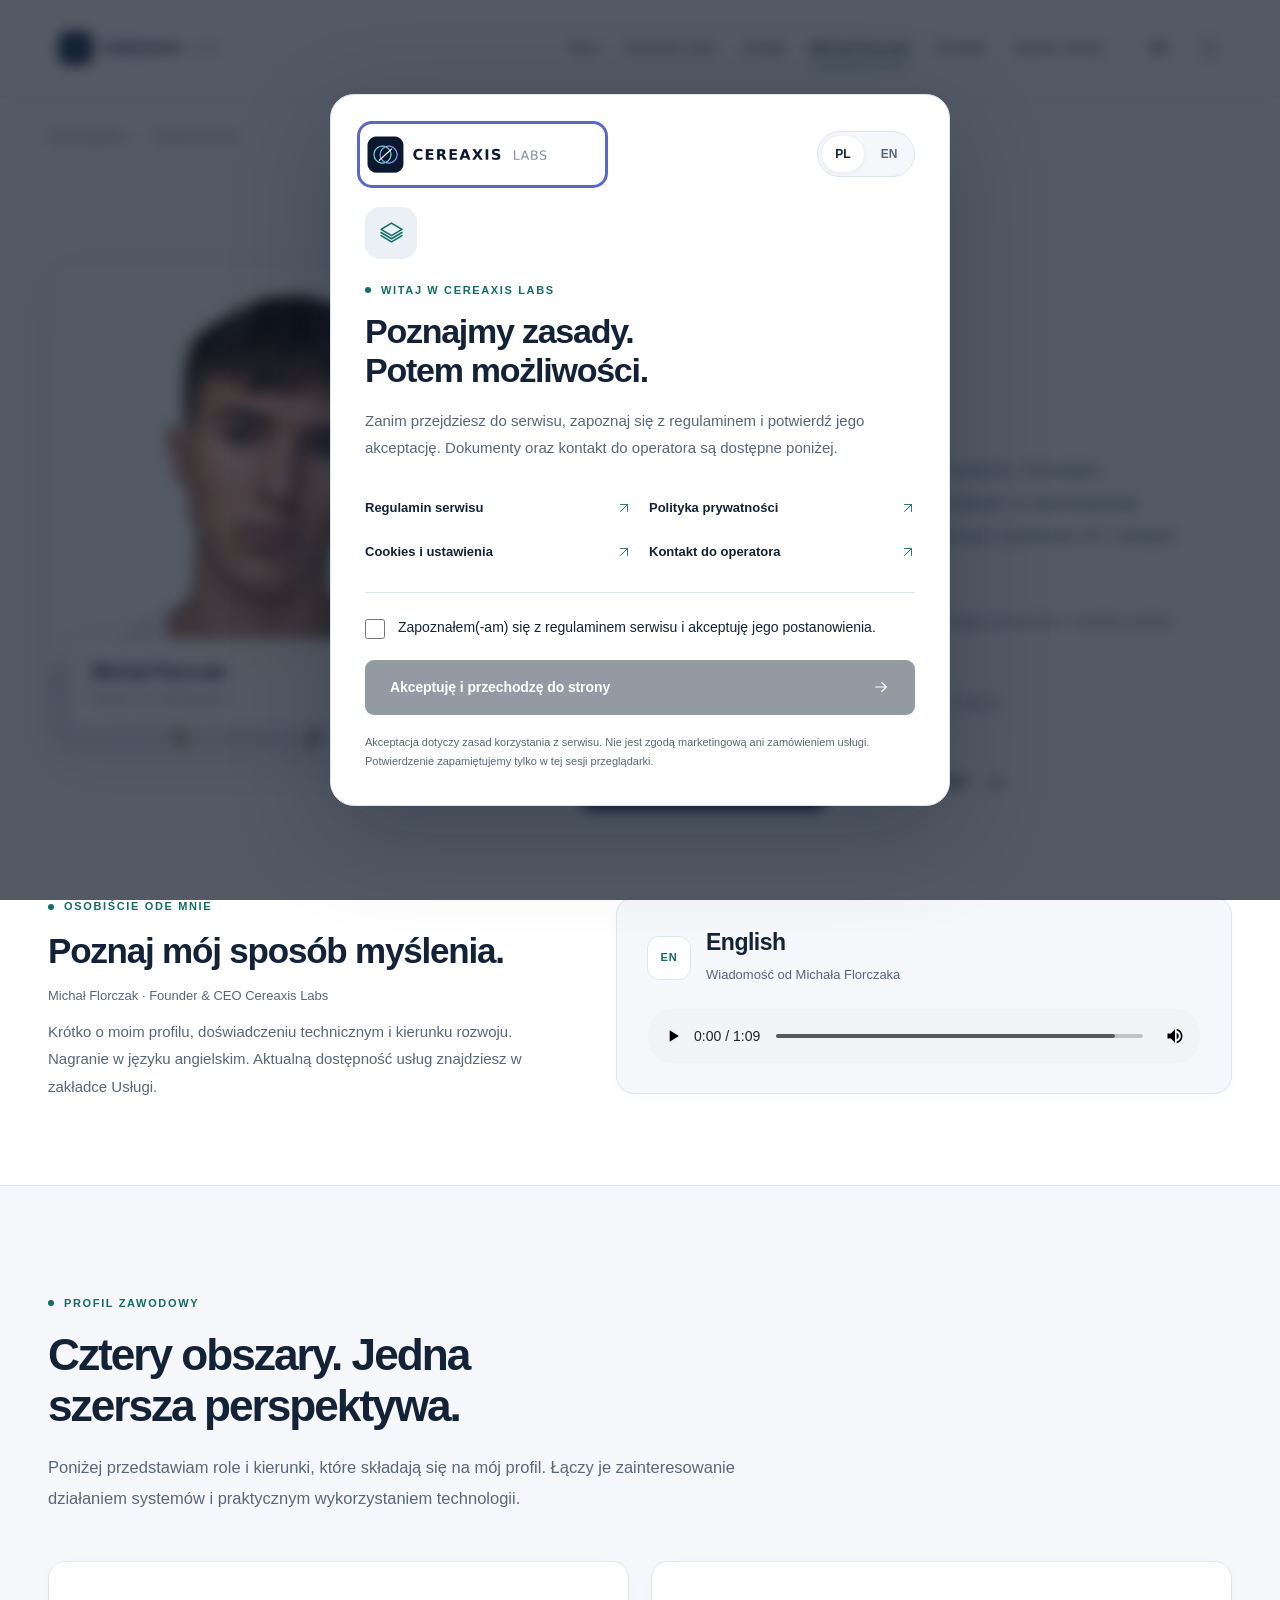
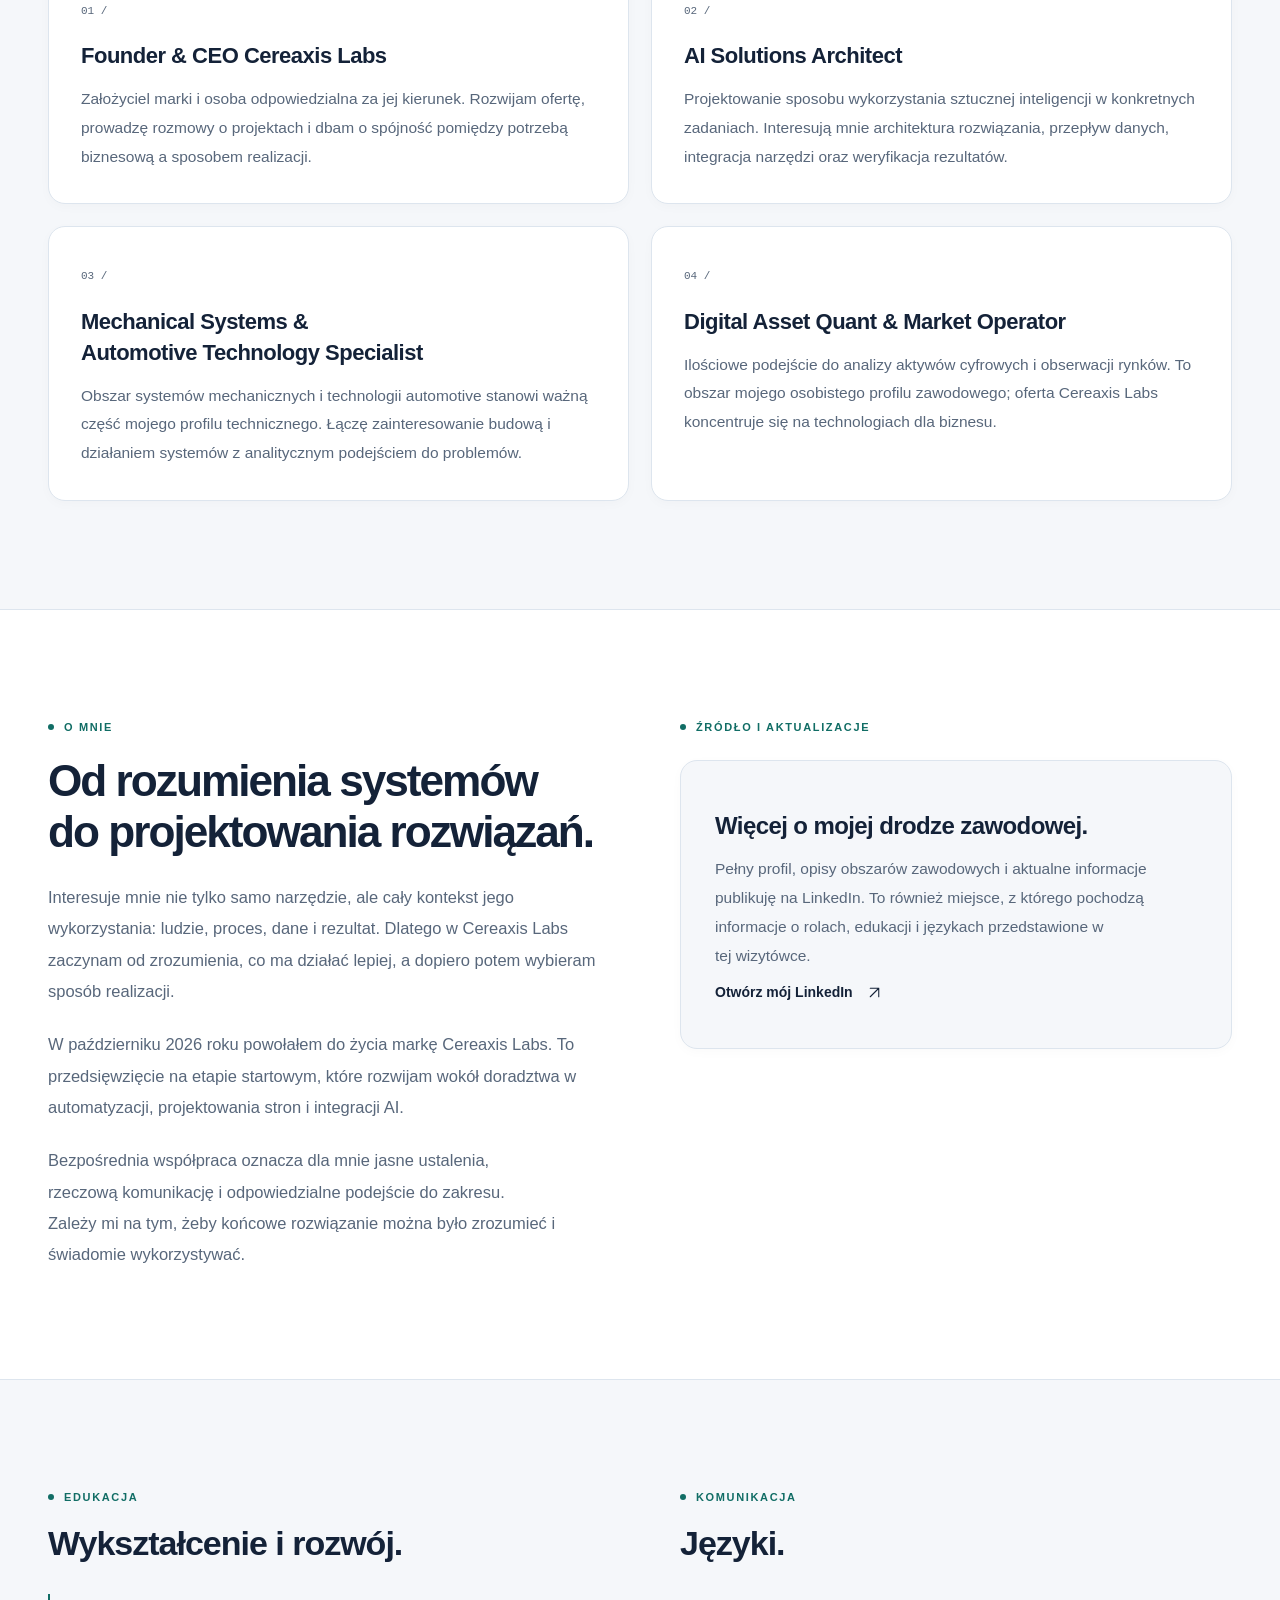
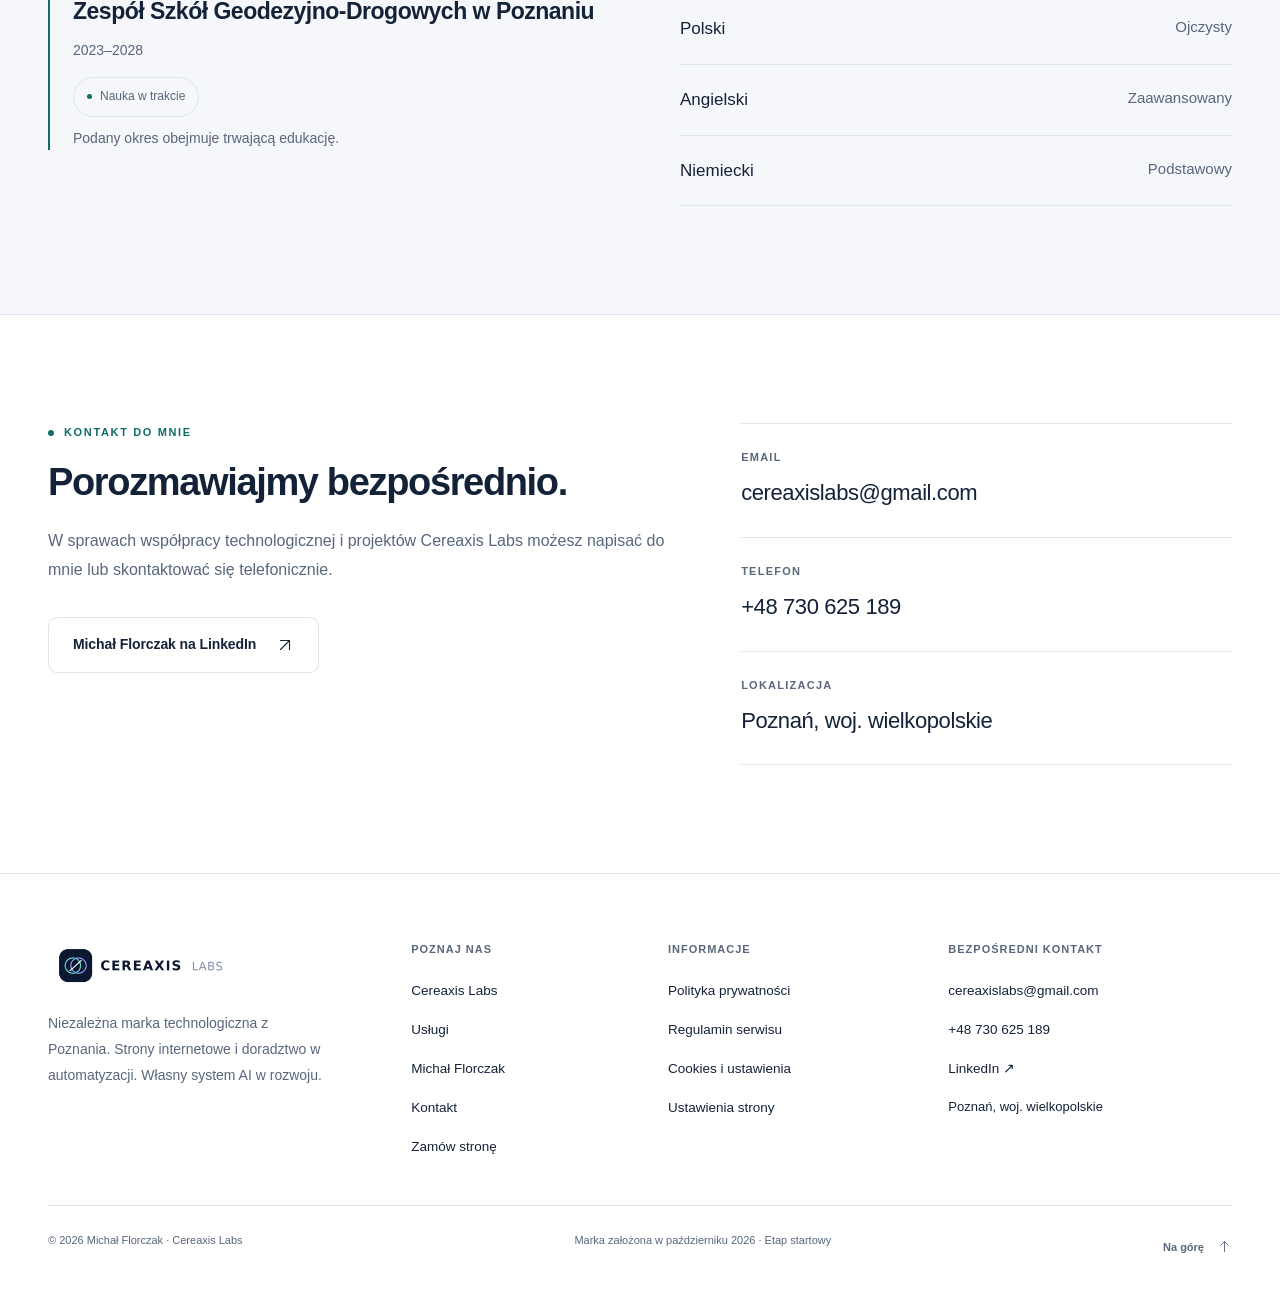
<file: michal-florczak.html>
<!doctype html>
<html lang="pl" data-theme="light"><head><meta charset="utf-8"><meta name="viewport" content="width=device-width, initial-scale=1"><meta name="theme-color" content="#ffffff">
<title data-pl="Michał Florczak — profil zawodowy — Cereaxis Labs" data-en="Michał Florczak — professional profile — Cereaxis Labs">Michał Florczak — profil zawodowy — Cereaxis Labs</title>
<meta name="description" content="Wizytówka Michała Florczaka, Founder &amp; CEO Cereaxis Labs. Role zawodowe, AI, systemy mechaniczne i automotive, edukacja, języki oraz LinkedIn." data-pl="Wizytówka Michała Florczaka, Founder &amp; CEO Cereaxis Labs. Role zawodowe, AI, systemy mechaniczne i automotive, edukacja, języki oraz LinkedIn." data-en="Michał Florczak, Founder &amp; CEO of Cereaxis Labs. Professional roles, AI, mechanical and automotive systems, education, languages and LinkedIn.">
<meta property="og:type" content="website"><meta property="og:site_name" content="Cereaxis Labs"><meta property="og:title" content="Michał Florczak — profil zawodowy — Cereaxis Labs" data-pl="Michał Florczak — profil zawodowy — Cereaxis Labs" data-en="Michał Florczak — professional profile — Cereaxis Labs"><meta property="og:description" content="Wizytówka Michała Florczaka, Founder &amp; CEO Cereaxis Labs. Role zawodowe, AI, systemy mechaniczne i automotive, edukacja, języki oraz LinkedIn." data-pl="Wizytówka Michała Florczaka, Founder &amp; CEO Cereaxis Labs. Role zawodowe, AI, systemy mechaniczne i automotive, edukacja, języki oraz LinkedIn." data-en="Michał Florczak, Founder &amp; CEO of Cereaxis Labs. Professional roles, AI, mechanical and automotive systems, education, languages and LinkedIn.">
<link rel="icon" href="assets/cereaxis-labs-icon.png" type="image/png"><script>document.documentElement.classList.add('js');
try {
 var p=JSON.parse(localStorage.getItem('cereaxis.preferences.v2')||'null');
 if(p&&p.consent===true&&p.expires>Date.now()){
  if(p.theme==='dark'||p.theme==='light')document.documentElement.dataset.theme=p.theme;
  if(p.lang==='en'||p.lang==='pl')document.documentElement.lang=p.lang;
 }else if(p){localStorage.removeItem('cereaxis.preferences.v2');}
}catch(_){}
try{var q=new URLSearchParams(location.search);if(q.get('theme')==='dark'||q.get('theme')==='light')document.documentElement.dataset.theme=q.get('theme');if(q.get('lang')==='en'||q.get('lang')==='pl')document.documentElement.lang=q.get('lang');}catch(_){}</script><link rel="stylesheet" href="assets/site.css?v=f56a594e5f"><link rel="stylesheet" href="assets/refinements.css?v=23b7372c56"><link rel="stylesheet" href="assets/interactions.css?v=6615afb9a2"><script src="assets/site.js?v=04f3d5b48e" defer></script><script src="assets/experience.js?v=4e5455bf96" defer></script></head>
<body id="top" data-entry-required="true"><a href="#main" class="skip"><span data-pl="Przejdź do treści" data-en="Skip to content">Przejdź do treści</span></a>
    <header class="site-header"><div class="wrap header-inner">
      <a class="logo-link" href="index.html" aria-label="Cereaxis Labs — strona główna" data-aria-pl="Cereaxis Labs — strona główna" data-aria-en="Cereaxis Labs — home"><span class="logo-well"><img class="brand-logo" src="assets/cereaxis-labs-logo.png" alt="Cereaxis Labs" width="1520" height="264" decoding="async"></span></a>
      <nav id="primary-nav" class="nav-links" aria-label="Menu główne" data-aria-pl="Menu główne" data-aria-en="Main navigation"><a href="index.html"><span data-pl="Start" data-en="Home">Start</span></a><a href="cereaxis-labs.html"><span data-pl="Cereaxis Labs" data-en="Cereaxis Labs">Cereaxis Labs</span></a><a href="uslugi.html"><span data-pl="Usługi" data-en="Services">Usługi</span></a><a href="michal-florczak.html" aria-current="page"><span data-pl="Michał Florczak" data-en="Michał Florczak">Michał Florczak</span></a><a href="kontakt.html"><span data-pl="Kontakt" data-en="Contact">Kontakt</span></a><a href="zamow-strone.html"><span data-pl="Zamów stronę" data-en="Request a website">Zamów stronę</span></a><div class="mobile-nav-meta">Cereaxis Labs · Poznań<br><span data-pl="Technologia zaczyna się od dobrej rozmowy." data-en="Good technology starts with a conversation.">Technologia zaczyna się od dobrej rozmowy.</span></div></nav>
      <div class="controls"><button class="control language-control" id="language-toggle" type="button" aria-label="Przełącz na język angielski" title="Przełącz na język angielski" lang="en"><span>EN</span></button><button class="control" id="theme-toggle" type="button" aria-label="Włącz ciemny motyw" title="Włącz ciemny motyw"><svg class="moon" viewBox="0 0 24 24" fill="none" stroke="currentColor" stroke-width="1.5" stroke-linecap="round" stroke-linejoin="round" aria-hidden="true"><path d="M21 13A9 9 0 0 1 11 3 9 9 0 1 0 21 13Z"/></svg><svg class="sun" viewBox="0 0 24 24" fill="none" stroke="currentColor" stroke-width="1.5" stroke-linecap="round" stroke-linejoin="round" aria-hidden="true"><circle cx="12" cy="12" r="4"/><path d="M12 2v2m0 16v2M2 12h2m16 0h2M5 5l1 1m12 12 1 1m0-14-1 1M6 18l-1 1"/></svg></button><button class="control menu-control" id="menu-toggle" type="button" aria-label="Otwórz menu" aria-controls="primary-nav" aria-expanded="false"><svg class="menu-lines" viewBox="0 0 24 24" fill="none" stroke="currentColor" stroke-width="1.5" stroke-linecap="round" stroke-linejoin="round" aria-hidden="true"><path d="M4 8h16M4 16h16"/></svg><svg class="menu-x" viewBox="0 0 24 24" fill="none" stroke="currentColor" stroke-width="1.5" stroke-linecap="round" stroke-linejoin="round" aria-hidden="true"><path d="m6 6 12 12M6 18 18 6"/></svg></button></div>
    </div><div class="reading-progress" aria-hidden="true"></div></header><main id="main" tabindex="-1"><div class="wrap breadcrumb"><a href="index.html"><span data-pl="Strona główna" data-en="Home">Strona główna</span></a><svg class="" viewBox="0 0 24 24" fill="none" stroke="currentColor" stroke-width="1.5" stroke-linecap="round" stroke-linejoin="round" aria-hidden="true"><path d="m9 5 7 7-7 7"/></svg><span data-pl="Michał Florczak" data-en="Michał Florczak">Michał Florczak</span></div><section><div class="wrap profile-hero"><figure class="portrait-frame profile-photo reveal"><img src="assets/michal-florczak.jpg" alt="Portret Michała Florczaka" data-alt-pl="Portret Michała Florczaka" data-alt-en="Portrait of Michał Florczak" width="1254" height="1254" fetchpriority="high"><figcaption class="portrait-caption"><div><strong>Michał Florczak</strong><span data-pl="Poznań, woj. wielkopolskie" data-en="Poznań, Greater Poland">Poznań, woj. wielkopolskie</span></div><svg class="" viewBox="0 0 24 24" fill="none" stroke="currentColor" stroke-width="1.5" stroke-linecap="round" stroke-linejoin="round" aria-hidden="true"><circle cx="12" cy="8" r="4"/><path d="M4 21v-2a8 8 0 0 1 16 0v2"/></svg></figcaption></figure><div><div data-pl="Osobista wizytówka" data-en="Professional profile" class="eyebrow">Osobista wizytówka</div><h1>Michał<br>Florczak.</h1><div class="profile-role">FOUNDER &amp; CEO · CEREAXIS LABS</div><p data-pl="Łączę technologię z analitycznym sposobem myślenia. Rozwijam Cereaxis Labs, tworzę strony internetowe i doradzam w automatyzacji procesów. Równolegle zespół pracuje nad własnym systemem AI i nowymi możliwościami technologicznymi." data-en="I connect technology with analytical thinking. I am building Cereaxis Labs, creating websites and advising on process automation. In parallel, the team is developing its own AI system and new technological capabilities." class="lead">Łączę technologię z analitycznym sposobem myślenia. Rozwijam Cereaxis Labs, tworzę strony internetowe i doradzam w automatyzacji procesów. Równolegle zespół pracuje nad własnym systemem AI i nowymi możliwościami technologicznymi.</p><p data-pl="Mój profil obejmuje także systemy mechaniczne, technologię automotive i analizę rynków aktywów cyfrowych." data-en="My profile also includes mechanical systems, automotive technology and digital asset market analysis." class="profile-sub">Mój profil obejmuje także systemy mechaniczne, technologię automotive i analizę rynków aktywów cyfrowych.</p><div class="profile-tags"><span data-pl="Technologia i biznes" data-en="Technology &amp; business">Technologia i biznes</span><span data-pl="Systemy i integracje" data-en="Systems &amp; integrations">Systemy i integracje</span><span data-pl="Analityczne podejście" data-en="Analytical thinking">Analityczne podejście</span></div><div class="actions"><a href="https://www.linkedin.com/in/micha%C5%82florczak/" class="button button-primary" target="_blank" rel="noopener noreferrer" ><span data-pl="Pełny profil na LinkedIn" data-en="Full LinkedIn profile">Pełny profil na LinkedIn</span><svg class="" viewBox="0 0 24 24" fill="none" stroke="currentColor" stroke-width="1.5" stroke-linecap="round" stroke-linejoin="round" aria-hidden="true"><path d="M6 18 18 6M6 6h12v12"/></svg><span data-pl=" (nowa karta)" data-en=" (new tab)" class="sr-only"> (nowa karta)</span></a><a href="assets/Michal-Florczak.vcf" class="button button-outline" download="Michal-Florczak.vcf"><span data-pl="Pobierz kontakt" data-en="Save contact">Pobierz kontakt</span><svg class="" viewBox="0 0 24 24" fill="none" stroke="currentColor" stroke-width="1.5" stroke-linecap="round" stroke-linejoin="round" aria-hidden="true"><path d="M12 3v12m-5-5 5 5 5-5M4 15v6h16v-6"/></svg></a></div></div></div></section>
    <section class="profile-voice" id="wiadomosc-glosowa" aria-labelledby="voice-title"><div class="wrap voice-layout"><div class="voice-intro"><div data-pl="Osobiście ode mnie" data-en="In my own words" class="eyebrow">Osobiście ode mnie</div><h2 data-pl="Poznaj mój sposób myślenia." data-en="Get to know my perspective." id="voice-title">Poznaj mój sposób myślenia.</h2><p data-pl="Michał Florczak · Founder &amp; CEO Cereaxis Labs" data-en="Michał Florczak · Founder &amp; CEO of Cereaxis Labs" class="voice-author">Michał Florczak · Founder &amp; CEO Cereaxis Labs</p><p data-pl="Krótko o moim profilu, doświadczeniu technicznym i kierunku rozwoju. Nagranie w języku angielskim. Aktualną dostępność usług znajdziesz w zakładce Usługi." data-en="An introduction to my background, technical focus and professional direction. Recorded in English. Visit Services for the current service availability." class="voice-description">Krótko o moim profilu, doświadczeniu technicznym i kierunku rozwoju. Nagranie w języku angielskim. Aktualną dostępność usług znajdziesz w zakładce Usługi.</p></div><article class="voice-card" aria-labelledby="voice-en-title"><div class="voice-card-heading"><span class="voice-language-tag" aria-hidden="true">EN</span><div><h3 id="voice-en-title" lang="en">English</h3><p data-pl="Wiadomość od Michała Florczaka" data-en="A message from Michał Florczak" class="voice-description" id="voice-en-description">Wiadomość od Michała Florczaka</p></div></div><audio class="voice-player" controls controlslist="nodownload noplaybackrate" preload="metadata" lang="en" aria-labelledby="voice-en-title" aria-describedby="voice-en-description"><source src="assets/michal-florczak-message-en.mp3" type="audio/mpeg"><span data-pl="Twoja przeglądarka nie obsługuje odtwarzacza audio." data-en="Your browser does not support the audio player.">Twoja przeglądarka nie obsługuje odtwarzacza audio.</span></audio></article></div></section>
    <section class="section paper bordered"><div class="wrap"><div class="section-intro reveal"><div data-pl="Profil zawodowy" data-en="Professional focus" class="eyebrow">Profil zawodowy</div><h2 data-pl="Cztery obszary. Jedna szersza perspektywa." data-en="Four areas. One broader perspective.">Cztery obszary. Jedna szersza perspektywa.</h2><p data-pl="Poniżej przedstawiam role i kierunki, które składają się na mój profil. Łączy je zainteresowanie działaniem systemów i praktycznym wykorzystaniem technologii." data-en="These roles and areas make up my professional profile. They share an interest in how systems work and how technology can be applied in practice.">Poniżej przedstawiam role i kierunki, które składają się na mój profil. Łączy je zainteresowanie działaniem systemów i praktycznym wykorzystaniem technologii.</p></div><div class="role-list"><article class="role-item reveal"><span class="card-number">01 /</span><h3>Founder &amp; CEO Cereaxis Labs</h3><p data-pl="Założyciel marki i osoba odpowiedzialna za jej kierunek. Rozwijam ofertę, prowadzę rozmowy o projektach i dbam o spójność pomiędzy potrzebą biznesową a sposobem realizacji." data-en="Founder of the brand and the person responsible for its direction. I develop the service offer, discuss projects and align business needs with the delivery approach.">Założyciel marki i osoba odpowiedzialna za jej kierunek. Rozwijam ofertę, prowadzę rozmowy o projektach i dbam o spójność pomiędzy potrzebą biznesową a sposobem realizacji.</p></article><article class="role-item reveal"><span class="card-number">02 /</span><h3>AI Solutions Architect</h3><p data-pl="Projektowanie sposobu wykorzystania sztucznej inteligencji w konkretnych zadaniach. Interesują mnie architektura rozwiązania, przepływ danych, integracja narzędzi oraz weryfikacja rezultatów." data-en="Designing how artificial intelligence can support specific tasks. My focus includes solution architecture, data flow, tool integration and output verification.">Projektowanie sposobu wykorzystania sztucznej inteligencji w konkretnych zadaniach. Interesują mnie architektura rozwiązania, przepływ danych, integracja narzędzi oraz weryfikacja rezultatów.</p></article><article class="role-item reveal"><span class="card-number">03 /</span><h3>Mechanical Systems &amp; Automotive Technology Specialist</h3><p data-pl="Obszar systemów mechanicznych i technologii automotive stanowi ważną część mojego profilu technicznego. Łączę zainteresowanie budową i działaniem systemów z analitycznym podejściem do problemów." data-en="Mechanical systems and automotive technology form an important part of my technical profile. I combine an interest in how systems are built and operate with an analytical approach to problems.">Obszar systemów mechanicznych i technologii automotive stanowi ważną część mojego profilu technicznego. Łączę zainteresowanie budową i działaniem systemów z analitycznym podejściem do problemów.</p></article><article class="role-item reveal"><span class="card-number">04 /</span><h3>Digital Asset Quant &amp; Market Operator</h3><p data-pl="Ilościowe podejście do analizy aktywów cyfrowych i obserwacji rynków. To obszar mojego osobistego profilu zawodowego; oferta Cereaxis Labs koncentruje się na technologiach dla biznesu." data-en="A quantitative approach to digital asset analysis and market observation. This is part of my personal professional profile; Cereaxis Labs focuses on business technology services.">Ilościowe podejście do analizy aktywów cyfrowych i obserwacji rynków. To obszar mojego osobistego profilu zawodowego; oferta Cereaxis Labs koncentruje się na technologiach dla biznesu.</p></article></div></div></section>
    <section class="section"><div class="wrap split"><div class="prose reveal"><div data-pl="O mnie" data-en="About me" class="eyebrow">O mnie</div><h2 data-pl="Od rozumienia systemów do projektowania rozwiązań." data-en="From understanding systems to designing solutions.">Od rozumienia systemów do projektowania rozwiązań.</h2><p data-pl="Interesuje mnie nie tylko samo narzędzie, ale cały kontekst jego wykorzystania: ludzie, proces, dane i rezultat. Dlatego w Cereaxis Labs zaczynam od zrozumienia, co ma działać lepiej, a dopiero potem wybieram sposób realizacji." data-en="I am interested in more than a tool itself: the people, process, data and outcome around it. At Cereaxis Labs, I therefore start by understanding what needs to work better before choosing an approach.">Interesuje mnie nie tylko samo narzędzie, ale cały kontekst jego wykorzystania: ludzie, proces, dane i rezultat. Dlatego w Cereaxis Labs zaczynam od zrozumienia, co ma działać lepiej, a dopiero potem wybieram sposób realizacji.</p><p data-pl="W październiku 2026 roku powołałem do życia markę Cereaxis Labs. To przedsięwzięcie na etapie startowym, które rozwijam wokół doradztwa w automatyzacji, projektowania stron i integracji AI." data-en="In October 2026 I founded the Cereaxis Labs brand. It is an early-stage venture that I am developing around automation consulting, website development and AI integration.">W październiku 2026 roku powołałem do życia markę Cereaxis Labs. To przedsięwzięcie na etapie startowym, które rozwijam wokół doradztwa w automatyzacji, projektowania stron i integracji AI.</p><p data-pl="Bezpośrednia współpraca oznacza dla mnie jasne ustalenia, rzeczową komunikację i odpowiedzialne podejście do zakresu. Zależy mi na tym, żeby końcowe rozwiązanie można było zrozumieć i świadomie wykorzystywać." data-en="For me, direct collaboration means clear agreements, practical communication and a responsible approach to scope. The aim is a final solution that can be understood and used with confidence.">Bezpośrednia współpraca oznacza dla mnie jasne ustalenia, rzeczową komunikację i odpowiedzialne podejście do zakresu. Zależy mi na tym, żeby końcowe rozwiązanie można było zrozumieć i świadomie wykorzystywać.</p></div><div class="reveal"><div data-pl="Źródło i aktualizacje" data-en="Source &amp; updates" class="eyebrow">Źródło i aktualizacje</div><div class="delivery" style="margin-top:24px"><h3 data-pl="Więcej o mojej drodze zawodowej." data-en="More about my professional background.">Więcej o mojej drodze zawodowej.</h3><p data-pl="Pełny profil, opisy obszarów zawodowych i aktualne informacje publikuję na LinkedIn. To również miejsce, z którego pochodzą informacje o rolach, edukacji i językach przedstawione w tej wizytówce." data-en="My full profile, descriptions of my professional areas and current information are available on LinkedIn. It is also the source for the roles, education and languages presented in this profile.">Pełny profil, opisy obszarów zawodowych i aktualne informacje publikuję na LinkedIn. To również miejsce, z którego pochodzą informacje o rolach, edukacji i językach przedstawione w tej wizytówce.</p><a href="https://www.linkedin.com/in/micha%C5%82florczak/" class="link-arrow" target="_blank" rel="noopener noreferrer" ><span data-pl="Otwórz mój LinkedIn" data-en="Open my LinkedIn profile">Otwórz mój LinkedIn</span><svg class="" viewBox="0 0 24 24" fill="none" stroke="currentColor" stroke-width="1.5" stroke-linecap="round" stroke-linejoin="round" aria-hidden="true"><path d="M6 18 18 6M6 6h12v12"/></svg><span data-pl=" (nowa karta)" data-en=" (new tab)" class="sr-only"> (nowa karta)</span></a></div></div></div></section>
    <section class="section paper bordered"><div class="wrap profile-data-grid"><div class="reveal"><div data-pl="Edukacja" data-en="Education" class="eyebrow">Edukacja</div><h2 data-pl="Wykształcenie i rozwój." data-en="Education and development.">Wykształcenie i rozwój.</h2><div class="education"><h3>Zespół Szkół Geodezyjno-Drogowych w Poznaniu</h3><p>2023–2028</p><div class="status-badge"><span data-pl="Nauka w trakcie" data-en="Currently enrolled">Nauka w trakcie</span></div><p data-pl="Podany okres obejmuje trwającą edukację." data-en="The period shown includes ongoing education.">Podany okres obejmuje trwającą edukację.</p></div></div><div class="reveal"><div data-pl="Komunikacja" data-en="Communication" class="eyebrow">Komunikacja</div><h2 data-pl="Języki." data-en="Languages.">Języki.</h2><div class="language-row"><span data-pl="Polski" data-en="Polish">Polski</span><span data-pl="Ojczysty" data-en="Native">Ojczysty</span></div><div class="language-row"><span data-pl="Angielski" data-en="English">Angielski</span><span data-pl="Zaawansowany" data-en="Advanced">Zaawansowany</span></div><div class="language-row"><span data-pl="Niemiecki" data-en="German">Niemiecki</span><span data-pl="Podstawowy" data-en="Basic">Podstawowy</span></div></div></div></section>
    <section class="section"><div class="wrap profile-contact"><div><div data-pl="Kontakt do mnie" data-en="Contact me" class="eyebrow">Kontakt do mnie</div><h2 data-pl="Porozmawiajmy bezpośrednio." data-en="Let’s talk directly.">Porozmawiajmy bezpośrednio.</h2><p data-pl="W sprawach współpracy technologicznej i projektów Cereaxis Labs możesz napisać do mnie lub skontaktować się telefonicznie." data-en="For technology collaboration and Cereaxis Labs projects, email me or get in touch by phone.">W sprawach współpracy technologicznej i projektów Cereaxis Labs możesz napisać do mnie lub skontaktować się telefonicznie.</p><div class="actions"><a href="https://www.linkedin.com/in/micha%C5%82florczak/" class="button button-outline" target="_blank" rel="noopener noreferrer" ><span data-pl="Michał Florczak na LinkedIn" data-en="Michał Florczak on LinkedIn">Michał Florczak na LinkedIn</span><svg class="" viewBox="0 0 24 24" fill="none" stroke="currentColor" stroke-width="1.5" stroke-linecap="round" stroke-linejoin="round" aria-hidden="true"><path d="M6 18 18 6M6 6h12v12"/></svg><span data-pl=" (nowa karta)" data-en=" (new tab)" class="sr-only"> (nowa karta)</span></a></div></div><div class="contact-info-list"><div class="contact-info-row"><div class="overline">EMAIL</div><a href="mailto:cereaxislabs@gmail.com">cereaxislabs@gmail.com</a></div><div class="contact-info-row"><div data-pl="Telefon" data-en="Telephone" class="overline">Telefon</div><a href="tel:+48730625189">+48 730 625 189</a></div><div class="contact-info-row"><div data-pl="Lokalizacja" data-en="Location" class="overline">Lokalizacja</div><strong data-pl="Poznań, woj. wielkopolskie" data-en="Poznań, Greater Poland">Poznań, woj. wielkopolskie</strong></div></div></div></section></main><footer class="site-footer"><div class="wrap"><div class="footer-grid">
      <div class="footer-brand"><a class="logo-link" href="index.html" aria-label="Cereaxis Labs"><span class="logo-well"><img class="brand-logo" src="assets/cereaxis-labs-logo.png" alt="Cereaxis Labs" width="1520" height="264" decoding="async"></span></a><p data-pl="Niezależna marka technologiczna z Poznania. Strony internetowe i doradztwo w automatyzacji. Własny system AI w rozwoju." data-en="An independent technology brand from Poznań, Poland. Websites and automation consulting. Our own AI system in development.">Niezależna marka technologiczna z Poznania. Strony internetowe i doradztwo w automatyzacji. Własny system AI w rozwoju.</p></div>
      <div><div class="footer-col-title"><span data-pl="Poznaj nas" data-en="Explore">Poznaj nas</span></div><div class="footer-links"><a href="cereaxis-labs.html"><span data-pl="Cereaxis Labs" data-en="Cereaxis Labs">Cereaxis Labs</span></a><a href="uslugi.html"><span data-pl="Usługi" data-en="Services">Usługi</span></a><a href="michal-florczak.html"><span data-pl="Michał Florczak" data-en="Michał Florczak">Michał Florczak</span></a><a href="kontakt.html"><span data-pl="Kontakt" data-en="Contact">Kontakt</span></a><a href="zamow-strone.html"><span data-pl="Zamów stronę" data-en="Request a website">Zamów stronę</span></a></div></div>
      <div><div class="footer-col-title"><span data-pl="Informacje" data-en="Information">Informacje</span></div><div class="footer-links"><a href="polityka-prywatnosci.html"><span data-pl="Polityka prywatności" data-en="Privacy policy">Polityka prywatności</span></a><a href="regulamin.html"><span data-pl="Regulamin serwisu" data-en="Website terms">Regulamin serwisu</span></a><a href="pliki-cookies.html"><span data-pl="Cookies i ustawienia" data-en="Cookies &amp; preferences">Cookies i ustawienia</span></a><button type="button" data-open-settings><span data-pl="Ustawienia strony" data-en="Website preferences">Ustawienia strony</span></button></div></div>
      <div class="footer-contact"><div class="footer-col-title"><span data-pl="Bezpośredni kontakt" data-en="Direct contact">Bezpośredni kontakt</span></div><div class="footer-links"><a href="mailto:cereaxislabs@gmail.com">cereaxislabs@gmail.com</a><a href="tel:+48730625189">+48 730 625 189</a><a href="https://www.linkedin.com/in/micha%C5%82florczak/" target="_blank" rel="noopener noreferrer">LinkedIn ↗ <span data-pl="(nowa karta)" data-en="(new tab)" class="sr-only">(nowa karta)</span></a><span data-pl="Poznań, woj. wielkopolskie" data-en="Poznań, Greater Poland">Poznań, woj. wielkopolskie</span></div></div>
    </div><div class="footer-bottom"><span>© <span id="copyright-year">2026</span> Michał Florczak · Cereaxis Labs</span><span data-pl="Marka założona w październiku 2026 · Etap startowy" data-en="Founded in October 2026 · Early-stage venture">Marka założona w październiku 2026 · Etap startowy</span><a class="link-arrow" href="#top"><span data-pl="Na górę" data-en="Back to top">Na górę</span><svg class="" viewBox="0 0 24 24" fill="none" stroke="currentColor" stroke-width="1.5" stroke-linecap="round" stroke-linejoin="round" aria-hidden="true"><path d="M12 20V4m-6 6 6-6 6 6"/></svg></a></div></div></footer><dialog class="settings-dialog" id="site-settings" aria-labelledby="settings-title"><div class="settings-head"><h2 data-pl="Ustawienia strony" data-en="Website preferences" id="settings-title">Ustawienia strony</h2><button type="button" class="control" id="close-settings" aria-label="Zamknij ustawienia" data-aria-pl="Zamknij ustawienia" data-aria-en="Close preferences"><svg class="" viewBox="0 0 24 24" fill="none" stroke="currentColor" stroke-width="1.5" stroke-linecap="round" stroke-linejoin="round" aria-hidden="true"><path d="m6 6 12 12M6 18 18 6"/></svg></button></div>
      <p data-pl="Dostosuj język i wygląd. Strona działa także bez zapisywania ustawień na urządzeniu." data-en="Choose your language and appearance. The website also works without storing preferences on your device.">Dostosuj język i wygląd. Strona działa także bez zapisywania ustawień na urządzeniu.</p>
      <form id="settings-form"><fieldset><legend><span data-pl="Język" data-en="Language">Język</span></legend><div class="radio-options"><label><input type="radio" name="language" value="pl" checked>Polski</label><label><input type="radio" name="language" value="en">English</label></div></fieldset><fieldset><legend><span data-pl="Motyw" data-en="Appearance">Motyw</span></legend><div class="radio-options"><label><input type="radio" name="theme" value="light" checked><span data-pl="Jasny" data-en="Light">Jasny</span></label><label><input type="radio" name="theme" value="dark"><span data-pl="Ciemny" data-en="Dark">Ciemny</span></label></div></fieldset>
      <label class="remember-label"><input type="checkbox" id="remember-preferences"><span data-pl="Zapamiętaj ustawienia na tym urządzeniu" data-en="Remember preferences on this device">Zapamiętaj ustawienia na tym urządzeniu</span></label><p data-pl="Dobrowolnie zezwalasz na zapis języka i motywu w przeglądarce na 180 dni od zapisania. Bez zaznaczenia wybór jest przenoszony wyłącznie w adresach podstron. Zapis możesz usunąć w dowolnym momencie." data-en="You optionally allow your browser to store your language and theme for 180 days after saving. Otherwise, your choices are passed only in page links. You can delete saved preferences at any time." class="remember-help">Dobrowolnie zezwalasz na zapis języka i motywu w przeglądarce na 180 dni od zapisania. Bez zaznaczenia wybór jest przenoszony wyłącznie w adresach podstron. Zapis możesz usunąć w dowolnym momencie.</p>
      <div class="settings-actions"><button type="submit" class="button button-primary"><span data-pl="Zastosuj ustawienia" data-en="Apply preferences">Zastosuj ustawienia</span></button><button type="button" id="reset-preferences" class="button button-outline"><span data-pl="Przywróć domyślne" data-en="Restore defaults">Przywróć domyślne</span></button></div></form><div class="settings-links"><span data-pl="Więcej informacji:" data-en="Read more:">Więcej informacji:</span> <a href="pliki-cookies.html"><span data-pl="Cookies i ustawienia" data-en="Cookies &amp; preferences">Cookies i ustawienia</span></a></div></dialog><div class="toast" id="status-message" role="status" aria-live="polite"></div><dialog id="site-entry" class="entry-dialog" aria-labelledby="entry-title" aria-describedby="entry-description" data-version="2026-11-07">
    <div class="entry-brand"><a href="regulamin.html" aria-label="Cereaxis Labs — regulamin" data-aria-pl="Cereaxis Labs — regulamin" data-aria-en="Cereaxis Labs — website terms"><span class="logo-well"><img class="brand-logo" src="assets/cereaxis-labs-logo.png" alt="Cereaxis Labs" width="1520" height="264" decoding="async"></span></a><div class="entry-language" aria-label="Language"><button type="button" data-entry-language="pl" lang="pl" aria-pressed="true">PL</button><button type="button" data-entry-language="en" lang="en" aria-pressed="false">EN</button></div></div>
    <div class="entry-symbol" aria-hidden="true"><svg class="" viewBox="0 0 24 24" fill="none" stroke="currentColor" stroke-width="1.5" stroke-linecap="round" stroke-linejoin="round" aria-hidden="true"><path d="m12 3 10 6-10 6L2 9l10-6Zm-10 12 10 6 10-6M2 12l10 6 10-6"/></svg></div>
    <div data-pl="Witaj w Cereaxis Labs" data-en="Welcome to Cereaxis Labs" class="eyebrow">Witaj w Cereaxis Labs</div>
    <h2 id="entry-title" data-pl="Poznajmy zasady. Potem możliwości." data-en="First, the terms. Then, the possibilities." class="entry-title">Poznajmy zasady. Potem możliwości.</h2>
    <p data-pl="Zanim przejdziesz do serwisu, zapoznaj się z regulaminem i potwierdź jego akceptację. Dokumenty oraz kontakt do operatora są dostępne poniżej." data-en="Before entering the website, read and accept the website terms. The documents and operator contact details are available below." class="entry-description" id="entry-description">Zanim przejdziesz do serwisu, zapoznaj się z regulaminem i potwierdź jego akceptację. Dokumenty oraz kontakt do operatora są dostępne poniżej.</p>
    <nav class="entry-documents" aria-label="Dokumenty serwisu" data-aria-pl="Dokumenty serwisu" data-aria-en="Website documents"><a href="regulamin.html"><span data-pl="Regulamin serwisu" data-en="Website terms">Regulamin serwisu</span><svg class="" viewBox="0 0 24 24" fill="none" stroke="currentColor" stroke-width="1.5" stroke-linecap="round" stroke-linejoin="round" aria-hidden="true"><path d="M6 18 18 6M6 6h12v12"/></svg></a><a href="polityka-prywatnosci.html"><span data-pl="Polityka prywatności" data-en="Privacy policy">Polityka prywatności</span><svg class="" viewBox="0 0 24 24" fill="none" stroke="currentColor" stroke-width="1.5" stroke-linecap="round" stroke-linejoin="round" aria-hidden="true"><path d="M6 18 18 6M6 6h12v12"/></svg></a><a href="pliki-cookies.html"><span data-pl="Cookies i ustawienia" data-en="Cookies &amp; preferences">Cookies i ustawienia</span><svg class="" viewBox="0 0 24 24" fill="none" stroke="currentColor" stroke-width="1.5" stroke-linecap="round" stroke-linejoin="round" aria-hidden="true"><path d="M6 18 18 6M6 6h12v12"/></svg></a><a href="kontakt.html"><span data-pl="Kontakt do operatora" data-en="Contact the operator">Kontakt do operatora</span><svg class="" viewBox="0 0 24 24" fill="none" stroke="currentColor" stroke-width="1.5" stroke-linecap="round" stroke-linejoin="round" aria-hidden="true"><path d="M6 18 18 6M6 6h12v12"/></svg></a></nav>
    <form id="entry-form"><label class="entry-accept"><input id="entry-accept" type="checkbox" required><span><span data-pl="Zapoznałem(-am) się z regulaminem serwisu i akceptuję jego postanowienia." data-en="I have read and accept the website terms.">Zapoznałem(-am) się z regulaminem serwisu i akceptuję jego postanowienia.</span></span></label><button id="entry-continue" type="submit" class="button button-primary" disabled><span data-pl="Akceptuję i przechodzę do strony" data-en="Accept and enter the website">Akceptuję i przechodzę do strony</span><svg class="" viewBox="0 0 24 24" fill="none" stroke="currentColor" stroke-width="1.5" stroke-linecap="round" stroke-linejoin="round" aria-hidden="true"><path d="M5 12h14m-6-6 6 6-6 6"/></svg></button></form>
    <p data-pl="Akceptacja dotyczy zasad korzystania z serwisu. Nie jest zgodą marketingową ani zamówieniem usługi. Potwierdzenie zapamiętujemy tylko w tej sesji przeglądarki." data-en="Acceptance concerns the website terms. It is not marketing consent or an order for services. Your confirmation is remembered only for this browser session." class="entry-footnote">Akceptacja dotyczy zasad korzystania z serwisu. Nie jest zgodą marketingową ani zamówieniem usługi. Potwierdzenie zapamiętujemy tylko w tej sesji przeglądarki.</p>
    </dialog><a href="#top" class="back-top" aria-label="Wróć na górę" data-aria-pl="Wróć na górę" data-aria-en="Back to top"><svg class="" viewBox="0 0 24 24" fill="none" stroke="currentColor" stroke-width="1.5" stroke-linecap="round" stroke-linejoin="round" aria-hidden="true"><path d="M12 20V4m-6 6 6-6 6 6"/></svg></a></body></html>
</file>
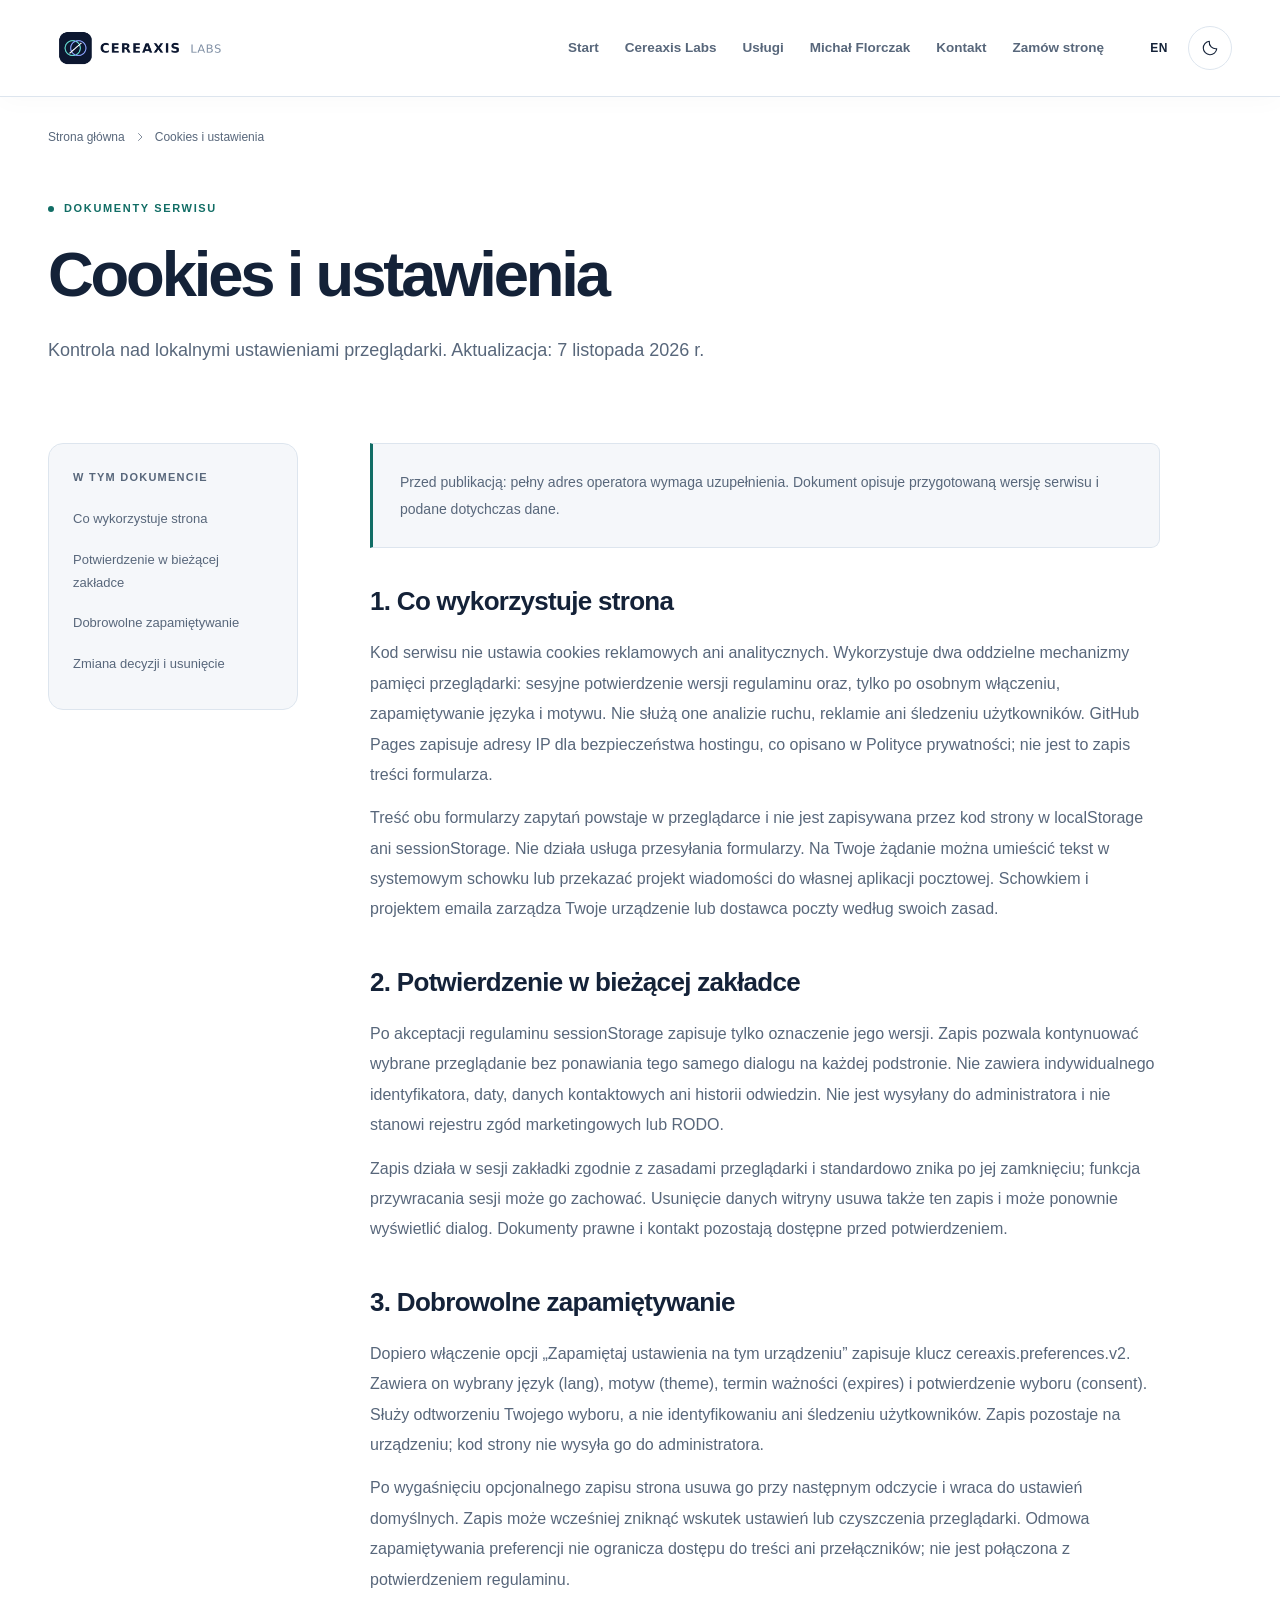
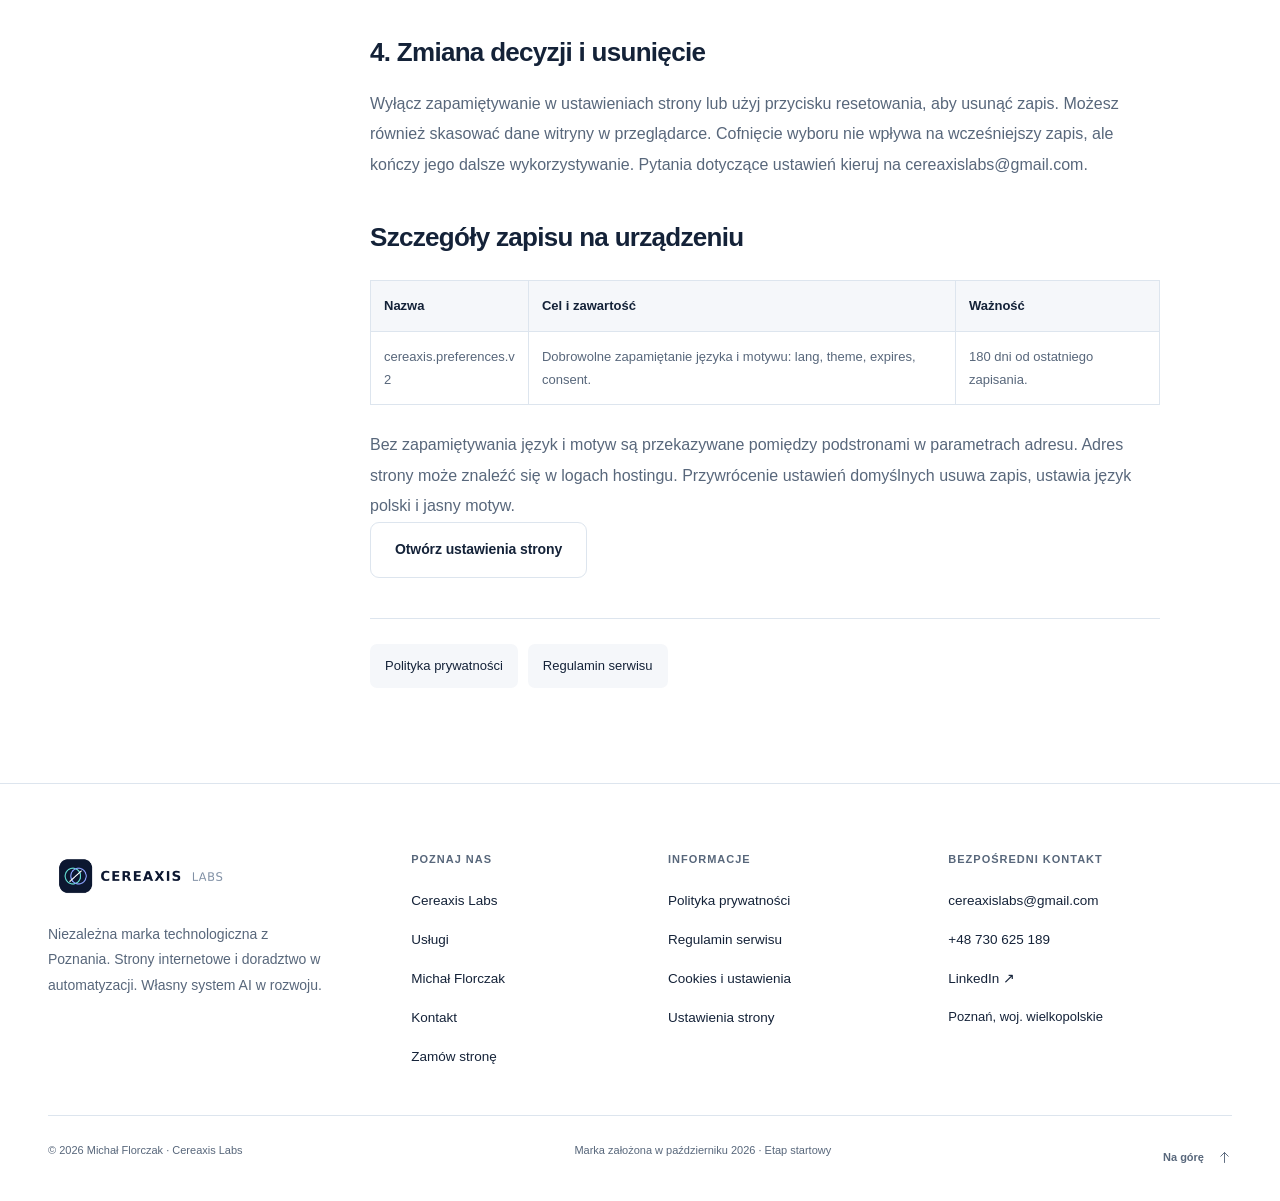
<file: pliki-cookies.html>
<!doctype html>
<html lang="pl" data-theme="light"><head><meta charset="utf-8"><meta name="viewport" content="width=device-width, initial-scale=1"><meta name="theme-color" content="#ffffff">
<title data-pl="Cookies i ustawienia — Cereaxis Labs" data-en="Cookies and preferences — Cereaxis Labs">Cookies i ustawienia — Cereaxis Labs</title>
<meta name="description" content="Kontrola nad lokalnymi ustawieniami przeglądarki. Aktualizacja: 7 listopada 2026 r." data-pl="Kontrola nad lokalnymi ustawieniami przeglądarki. Aktualizacja: 7 listopada 2026 r." data-en="Control over local browser preferences. Updated: 7 November 2026.">
<meta property="og:type" content="website"><meta property="og:site_name" content="Cereaxis Labs"><meta property="og:title" content="Cookies i ustawienia — Cereaxis Labs" data-pl="Cookies i ustawienia — Cereaxis Labs" data-en="Cookies and preferences — Cereaxis Labs"><meta property="og:description" content="Kontrola nad lokalnymi ustawieniami przeglądarki. Aktualizacja: 7 listopada 2026 r." data-pl="Kontrola nad lokalnymi ustawieniami przeglądarki. Aktualizacja: 7 listopada 2026 r." data-en="Control over local browser preferences. Updated: 7 November 2026.">
<link rel="icon" href="assets/cereaxis-labs-icon.png" type="image/png"><script>document.documentElement.classList.add('js');
try {
 var p=JSON.parse(localStorage.getItem('cereaxis.preferences.v2')||'null');
 if(p&&p.consent===true&&p.expires>Date.now()){
  if(p.theme==='dark'||p.theme==='light')document.documentElement.dataset.theme=p.theme;
  if(p.lang==='en'||p.lang==='pl')document.documentElement.lang=p.lang;
 }else if(p){localStorage.removeItem('cereaxis.preferences.v2');}
}catch(_){}
try{var q=new URLSearchParams(location.search);if(q.get('theme')==='dark'||q.get('theme')==='light')document.documentElement.dataset.theme=q.get('theme');if(q.get('lang')==='en'||q.get('lang')==='pl')document.documentElement.lang=q.get('lang');}catch(_){}</script><link rel="stylesheet" href="assets/site.css?v=f56a594e5f"><link rel="stylesheet" href="assets/refinements.css?v=23b7372c56"><link rel="stylesheet" href="assets/interactions.css?v=6615afb9a2"><script src="assets/site.js?v=04f3d5b48e" defer></script><script src="assets/experience.js?v=4e5455bf96" defer></script></head>
<body id="top" data-entry-required="false"><a href="#main" class="skip"><span data-pl="Przejdź do treści" data-en="Skip to content">Przejdź do treści</span></a>
    <header class="site-header"><div class="wrap header-inner">
      <a class="logo-link" href="index.html" aria-label="Cereaxis Labs — strona główna" data-aria-pl="Cereaxis Labs — strona główna" data-aria-en="Cereaxis Labs — home"><span class="logo-well"><img class="brand-logo" src="assets/cereaxis-labs-logo.png" alt="Cereaxis Labs" width="1520" height="264" decoding="async"></span></a>
      <nav id="primary-nav" class="nav-links" aria-label="Menu główne" data-aria-pl="Menu główne" data-aria-en="Main navigation"><a href="index.html"><span data-pl="Start" data-en="Home">Start</span></a><a href="cereaxis-labs.html"><span data-pl="Cereaxis Labs" data-en="Cereaxis Labs">Cereaxis Labs</span></a><a href="uslugi.html"><span data-pl="Usługi" data-en="Services">Usługi</span></a><a href="michal-florczak.html"><span data-pl="Michał Florczak" data-en="Michał Florczak">Michał Florczak</span></a><a href="kontakt.html"><span data-pl="Kontakt" data-en="Contact">Kontakt</span></a><a href="zamow-strone.html"><span data-pl="Zamów stronę" data-en="Request a website">Zamów stronę</span></a><div class="mobile-nav-meta">Cereaxis Labs · Poznań<br><span data-pl="Technologia zaczyna się od dobrej rozmowy." data-en="Good technology starts with a conversation.">Technologia zaczyna się od dobrej rozmowy.</span></div></nav>
      <div class="controls"><button class="control language-control" id="language-toggle" type="button" aria-label="Przełącz na język angielski" title="Przełącz na język angielski" lang="en"><span>EN</span></button><button class="control" id="theme-toggle" type="button" aria-label="Włącz ciemny motyw" title="Włącz ciemny motyw"><svg class="moon" viewBox="0 0 24 24" fill="none" stroke="currentColor" stroke-width="1.5" stroke-linecap="round" stroke-linejoin="round" aria-hidden="true"><path d="M21 13A9 9 0 0 1 11 3 9 9 0 1 0 21 13Z"/></svg><svg class="sun" viewBox="0 0 24 24" fill="none" stroke="currentColor" stroke-width="1.5" stroke-linecap="round" stroke-linejoin="round" aria-hidden="true"><circle cx="12" cy="12" r="4"/><path d="M12 2v2m0 16v2M2 12h2m16 0h2M5 5l1 1m12 12 1 1m0-14-1 1M6 18l-1 1"/></svg></button><button class="control menu-control" id="menu-toggle" type="button" aria-label="Otwórz menu" aria-controls="primary-nav" aria-expanded="false"><svg class="menu-lines" viewBox="0 0 24 24" fill="none" stroke="currentColor" stroke-width="1.5" stroke-linecap="round" stroke-linejoin="round" aria-hidden="true"><path d="M4 8h16M4 16h16"/></svg><svg class="menu-x" viewBox="0 0 24 24" fill="none" stroke="currentColor" stroke-width="1.5" stroke-linecap="round" stroke-linejoin="round" aria-hidden="true"><path d="m6 6 12 12M6 18 18 6"/></svg></button></div>
    </div><div class="reading-progress" aria-hidden="true"></div></header><main id="main" tabindex="-1"><div class="wrap breadcrumb"><a href="index.html"><span data-pl="Strona główna" data-en="Home">Strona główna</span></a><svg class="" viewBox="0 0 24 24" fill="none" stroke="currentColor" stroke-width="1.5" stroke-linecap="round" stroke-linejoin="round" aria-hidden="true"><path d="m9 5 7 7-7 7"/></svg><span data-pl="Cookies i ustawienia" data-en="Cookies and preferences">Cookies i ustawienia</span></div><section class="page-hero"><div class="wrap"><div data-pl="Dokumenty serwisu" data-en="Website documents" class="eyebrow">Dokumenty serwisu</div><h1 data-pl="Cookies i ustawienia" data-en="Cookies and preferences">Cookies i ustawienia</h1><p data-pl="Kontrola nad lokalnymi ustawieniami przeglądarki. Aktualizacja: 7 listopada 2026 r." data-en="Control over local browser preferences. Updated: 7 November 2026." class="lead">Kontrola nad lokalnymi ustawieniami przeglądarki. Aktualizacja: 7 listopada 2026 r.</p></div></section><div class="wrap legal-layout"><aside class="legal-toc"><div data-pl="W tym dokumencie" data-en="On this page" class="overline">W tym dokumencie</div><a href="#technologie"><span data-pl="Co wykorzystuje strona" data-en="What the website uses">Co wykorzystuje strona</span></a><a href="#sesja-regulaminu"><span data-pl="Potwierdzenie w bieżącej zakładce" data-en="Confirmation in the current tab">Potwierdzenie w bieżącej zakładce</span></a><a href="#zapamietywanie"><span data-pl="Dobrowolne zapamiętywanie" data-en="Optional remembering">Dobrowolne zapamiętywanie</span></a><a href="#usuniecie"><span data-pl="Zmiana decyzji i usunięcie" data-en="Changing your choice and deleting data">Zmiana decyzji i usunięcie</span></a></aside><article class="legal-content"><div class="note legal-readiness"><span data-pl="Przed publikacją: pełny adres operatora wymaga uzupełnienia. Dokument opisuje przygotowaną wersję serwisu i podane dotychczas dane." data-en="Before publication: the full operator address must be completed. This document describes the prepared website version and the information supplied so far.">Przed publikacją: pełny adres operatora wymaga uzupełnienia. Dokument opisuje przygotowaną wersję serwisu i podane dotychczas dane.</span></div><section class="legal-section" id="technologie"><h2 data-pl="1. Co wykorzystuje strona" data-en="1. What the website uses">1. Co wykorzystuje strona</h2><p data-pl="Kod serwisu nie ustawia cookies reklamowych ani analitycznych. Wykorzystuje dwa oddzielne mechanizmy pamięci przeglądarki: sesyjne potwierdzenie wersji regulaminu oraz, tylko po osobnym włączeniu, zapamiętywanie języka i motywu. Nie służą one analizie ruchu, reklamie ani śledzeniu użytkowników. GitHub Pages zapisuje adresy IP dla bezpieczeństwa hostingu, co opisano w Polityce prywatności; nie jest to zapis treści formularza." data-en="The website code does not set advertising or analytics cookies. It uses two separate browser storage mechanisms: a session confirmation of the terms version and, only when separately enabled, remembered language and theme preferences. Neither is used for traffic analytics, advertising or tracking visitors. GitHub Pages logs IP addresses for hosting security, as explained in the Privacy policy; this is not storage of form content.">Kod serwisu nie ustawia cookies reklamowych ani analitycznych. Wykorzystuje dwa oddzielne mechanizmy pamięci przeglądarki: sesyjne potwierdzenie wersji regulaminu oraz, tylko po osobnym włączeniu, zapamiętywanie języka i motywu. Nie służą one analizie ruchu, reklamie ani śledzeniu użytkowników. GitHub Pages zapisuje adresy IP dla bezpieczeństwa hostingu, co opisano w Polityce prywatności; nie jest to zapis treści formularza.</p><p data-pl="Treść obu formularzy zapytań powstaje w przeglądarce i nie jest zapisywana przez kod strony w localStorage ani sessionStorage. Nie działa usługa przesyłania formularzy. Na Twoje żądanie można umieścić tekst w systemowym schowku lub przekazać projekt wiadomości do własnej aplikacji pocztowej. Schowkiem i projektem emaila zarządza Twoje urządzenie lub dostawca poczty według swoich zasad." data-en="Content from both enquiry forms is prepared in your browser and is not stored by website code in localStorage or sessionStorage. There is no form submission service. At your request, text can be placed on the system clipboard or a draft passed to your own email application. Your device or email provider manages the clipboard and email draft under its own rules.">Treść obu formularzy zapytań powstaje w przeglądarce i nie jest zapisywana przez kod strony w localStorage ani sessionStorage. Nie działa usługa przesyłania formularzy. Na Twoje żądanie można umieścić tekst w systemowym schowku lub przekazać projekt wiadomości do własnej aplikacji pocztowej. Schowkiem i projektem emaila zarządza Twoje urządzenie lub dostawca poczty według swoich zasad.</p></section><section class="legal-section" id="sesja-regulaminu"><h2 data-pl="2. Potwierdzenie w bieżącej zakładce" data-en="2. Confirmation in the current tab">2. Potwierdzenie w bieżącej zakładce</h2><p data-pl="Po akceptacji regulaminu sessionStorage zapisuje tylko oznaczenie jego wersji. Zapis pozwala kontynuować wybrane przeglądanie bez ponawiania tego samego dialogu na każdej podstronie. Nie zawiera indywidualnego identyfikatora, daty, danych kontaktowych ani historii odwiedzin. Nie jest wysyłany do administratora i nie stanowi rejestru zgód marketingowych lub RODO." data-en="After terms acceptance, sessionStorage stores only its version marker. This lets you continue the browsing you selected without repeating the same dialog on every page. It contains no individual identifier, date, contact data or visit history. It is not sent to the controller and is not a marketing or GDPR consent register.">Po akceptacji regulaminu sessionStorage zapisuje tylko oznaczenie jego wersji. Zapis pozwala kontynuować wybrane przeglądanie bez ponawiania tego samego dialogu na każdej podstronie. Nie zawiera indywidualnego identyfikatora, daty, danych kontaktowych ani historii odwiedzin. Nie jest wysyłany do administratora i nie stanowi rejestru zgód marketingowych lub RODO.</p><p data-pl="Zapis działa w sesji zakładki zgodnie z zasadami przeglądarki i standardowo znika po jej zamknięciu; funkcja przywracania sesji może go zachować. Usunięcie danych witryny usuwa także ten zapis i może ponownie wyświetlić dialog. Dokumenty prawne i kontakt pozostają dostępne przed potwierdzeniem." data-en="The entry lasts for the tab session according to browser behaviour and normally disappears when the tab is closed; session restoration may retain it. Clearing website data also removes the entry and may show the dialog again. Legal documents and contact remain available before confirmation.">Zapis działa w sesji zakładki zgodnie z zasadami przeglądarki i standardowo znika po jej zamknięciu; funkcja przywracania sesji może go zachować. Usunięcie danych witryny usuwa także ten zapis i może ponownie wyświetlić dialog. Dokumenty prawne i kontakt pozostają dostępne przed potwierdzeniem.</p></section><section class="legal-section" id="zapamietywanie"><h2 data-pl="3. Dobrowolne zapamiętywanie" data-en="3. Optional remembering">3. Dobrowolne zapamiętywanie</h2><p data-pl="Dopiero włączenie opcji „Zapamiętaj ustawienia na tym urządzeniu” zapisuje klucz cereaxis.preferences.v2. Zawiera on wybrany język (lang), motyw (theme), termin ważności (expires) i potwierdzenie wyboru (consent). Służy odtworzeniu Twojego wyboru, a nie identyfikowaniu ani śledzeniu użytkowników. Zapis pozostaje na urządzeniu; kod strony nie wysyła go do administratora." data-en="Only enabling “Remember preferences on this device” stores the cereaxis.preferences.v2 key. It contains the selected language (lang), theme (theme), expiry time (expires) and a consent flag (consent). It restores your choice rather than identifying or tracking visitors. The entry remains on your device; website code does not send it to the controller.">Dopiero włączenie opcji „Zapamiętaj ustawienia na tym urządzeniu” zapisuje klucz cereaxis.preferences.v2. Zawiera on wybrany język (lang), motyw (theme), termin ważności (expires) i potwierdzenie wyboru (consent). Służy odtworzeniu Twojego wyboru, a nie identyfikowaniu ani śledzeniu użytkowników. Zapis pozostaje na urządzeniu; kod strony nie wysyła go do administratora.</p><p data-pl="Po wygaśnięciu opcjonalnego zapisu strona usuwa go przy następnym odczycie i wraca do ustawień domyślnych. Zapis może wcześniej zniknąć wskutek ustawień lub czyszczenia przeglądarki. Odmowa zapamiętywania preferencji nie ogranicza dostępu do treści ani przełączników; nie jest połączona z potwierdzeniem regulaminu." data-en="After the optional entry expires, the website removes it when next read and returns to its defaults. Browser settings or clearing browsing data may remove it earlier. Declining preference storage does not restrict content or controls; it is separate from confirming the terms.">Po wygaśnięciu opcjonalnego zapisu strona usuwa go przy następnym odczycie i wraca do ustawień domyślnych. Zapis może wcześniej zniknąć wskutek ustawień lub czyszczenia przeglądarki. Odmowa zapamiętywania preferencji nie ogranicza dostępu do treści ani przełączników; nie jest połączona z potwierdzeniem regulaminu.</p></section><section class="legal-section" id="usuniecie"><h2 data-pl="4. Zmiana decyzji i usunięcie" data-en="4. Changing your choice and deleting data">4. Zmiana decyzji i usunięcie</h2><p data-pl="Wyłącz zapamiętywanie w ustawieniach strony lub użyj przycisku resetowania, aby usunąć zapis. Możesz również skasować dane witryny w przeglądarce. Cofnięcie wyboru nie wpływa na wcześniejszy zapis, ale kończy jego dalsze wykorzystywanie. Pytania dotyczące ustawień kieruj na cereaxislabs@gmail.com." data-en="Disable remembering in website preferences or use the reset button to delete the entry. You can also clear website data in your browser. Withdrawing your choice does not affect earlier storage but ends its subsequent use. Send preference-related questions to cereaxislabs@gmail.com.">Wyłącz zapamiętywanie w ustawieniach strony lub użyj przycisku resetowania, aby usunąć zapis. Możesz również skasować dane witryny w przeglądarce. Cofnięcie wyboru nie wpływa na wcześniejszy zapis, ale kończy jego dalsze wykorzystywanie. Pytania dotyczące ustawień kieruj na cereaxislabs@gmail.com.</p></section><section class="legal-section" id="szczegoly-zapisu"><h2 data-pl="Szczegóły zapisu na urządzeniu" data-en="Local storage details">Szczegóły zapisu na urządzeniu</h2><table class="storage-table"><thead><tr><th data-pl="Nazwa" data-en="Key">Nazwa</th><th data-pl="Cel i zawartość" data-en="Purpose and contents">Cel i zawartość</th><th data-pl="Ważność" data-en="Validity">Ważność</th></tr></thead><tbody><tr><td>cereaxis.preferences.v2</td><td><span data-pl="Dobrowolne zapamiętanie języka i motywu: lang, theme, expires, consent." data-en="Optional language and appearance preferences: lang, theme, expires, consent.">Dobrowolne zapamiętanie języka i motywu: lang, theme, expires, consent.</span></td><td><span data-pl="180 dni od ostatniego zapisania." data-en="180 days after the last save.">180 dni od ostatniego zapisania.</span></td></tr></tbody></table><p data-pl="Bez zapamiętywania język i motyw są przekazywane pomiędzy podstronami w parametrach adresu. Adres strony może znaleźć się w logach hostingu. Przywrócenie ustawień domyślnych usuwa zapis, ustawia język polski i jasny motyw." data-en="Without remembering, language and theme are passed between pages in URL parameters. Page addresses may appear in hosting logs. Restoring defaults deletes the saved entry and selects Polish and the light theme.">Bez zapamiętywania język i motyw są przekazywane pomiędzy podstronami w parametrach adresu. Adres strony może znaleźć się w logach hostingu. Przywrócenie ustawień domyślnych usuwa zapis, ustawia język polski i jasny motyw.</p><button type="button" class="button button-outline" data-open-settings><span data-pl="Otwórz ustawienia strony" data-en="Open website preferences">Otwórz ustawienia strony</span></button></section><div class="legal-related"><a href="polityka-prywatnosci.html"><span data-pl="Polityka prywatności" data-en="Privacy policy">Polityka prywatności</span></a><a href="regulamin.html"><span data-pl="Regulamin serwisu" data-en="Website terms">Regulamin serwisu</span></a></div></article></div></main><footer class="site-footer"><div class="wrap"><div class="footer-grid">
      <div class="footer-brand"><a class="logo-link" href="index.html" aria-label="Cereaxis Labs"><span class="logo-well"><img class="brand-logo" src="assets/cereaxis-labs-logo.png" alt="Cereaxis Labs" width="1520" height="264" decoding="async"></span></a><p data-pl="Niezależna marka technologiczna z Poznania. Strony internetowe i doradztwo w automatyzacji. Własny system AI w rozwoju." data-en="An independent technology brand from Poznań, Poland. Websites and automation consulting. Our own AI system in development.">Niezależna marka technologiczna z Poznania. Strony internetowe i doradztwo w automatyzacji. Własny system AI w rozwoju.</p></div>
      <div><div class="footer-col-title"><span data-pl="Poznaj nas" data-en="Explore">Poznaj nas</span></div><div class="footer-links"><a href="cereaxis-labs.html"><span data-pl="Cereaxis Labs" data-en="Cereaxis Labs">Cereaxis Labs</span></a><a href="uslugi.html"><span data-pl="Usługi" data-en="Services">Usługi</span></a><a href="michal-florczak.html"><span data-pl="Michał Florczak" data-en="Michał Florczak">Michał Florczak</span></a><a href="kontakt.html"><span data-pl="Kontakt" data-en="Contact">Kontakt</span></a><a href="zamow-strone.html"><span data-pl="Zamów stronę" data-en="Request a website">Zamów stronę</span></a></div></div>
      <div><div class="footer-col-title"><span data-pl="Informacje" data-en="Information">Informacje</span></div><div class="footer-links"><a href="polityka-prywatnosci.html"><span data-pl="Polityka prywatności" data-en="Privacy policy">Polityka prywatności</span></a><a href="regulamin.html"><span data-pl="Regulamin serwisu" data-en="Website terms">Regulamin serwisu</span></a><a href="pliki-cookies.html"><span data-pl="Cookies i ustawienia" data-en="Cookies &amp; preferences">Cookies i ustawienia</span></a><button type="button" data-open-settings><span data-pl="Ustawienia strony" data-en="Website preferences">Ustawienia strony</span></button></div></div>
      <div class="footer-contact"><div class="footer-col-title"><span data-pl="Bezpośredni kontakt" data-en="Direct contact">Bezpośredni kontakt</span></div><div class="footer-links"><a href="mailto:cereaxislabs@gmail.com">cereaxislabs@gmail.com</a><a href="tel:+48730625189">+48 730 625 189</a><a href="https://www.linkedin.com/in/micha%C5%82florczak/" target="_blank" rel="noopener noreferrer">LinkedIn ↗ <span data-pl="(nowa karta)" data-en="(new tab)" class="sr-only">(nowa karta)</span></a><span data-pl="Poznań, woj. wielkopolskie" data-en="Poznań, Greater Poland">Poznań, woj. wielkopolskie</span></div></div>
    </div><div class="footer-bottom"><span>© <span id="copyright-year">2026</span> Michał Florczak · Cereaxis Labs</span><span data-pl="Marka założona w październiku 2026 · Etap startowy" data-en="Founded in October 2026 · Early-stage venture">Marka założona w październiku 2026 · Etap startowy</span><a class="link-arrow" href="#top"><span data-pl="Na górę" data-en="Back to top">Na górę</span><svg class="" viewBox="0 0 24 24" fill="none" stroke="currentColor" stroke-width="1.5" stroke-linecap="round" stroke-linejoin="round" aria-hidden="true"><path d="M12 20V4m-6 6 6-6 6 6"/></svg></a></div></div></footer><dialog class="settings-dialog" id="site-settings" aria-labelledby="settings-title"><div class="settings-head"><h2 data-pl="Ustawienia strony" data-en="Website preferences" id="settings-title">Ustawienia strony</h2><button type="button" class="control" id="close-settings" aria-label="Zamknij ustawienia" data-aria-pl="Zamknij ustawienia" data-aria-en="Close preferences"><svg class="" viewBox="0 0 24 24" fill="none" stroke="currentColor" stroke-width="1.5" stroke-linecap="round" stroke-linejoin="round" aria-hidden="true"><path d="m6 6 12 12M6 18 18 6"/></svg></button></div>
      <p data-pl="Dostosuj język i wygląd. Strona działa także bez zapisywania ustawień na urządzeniu." data-en="Choose your language and appearance. The website also works without storing preferences on your device.">Dostosuj język i wygląd. Strona działa także bez zapisywania ustawień na urządzeniu.</p>
      <form id="settings-form"><fieldset><legend><span data-pl="Język" data-en="Language">Język</span></legend><div class="radio-options"><label><input type="radio" name="language" value="pl" checked>Polski</label><label><input type="radio" name="language" value="en">English</label></div></fieldset><fieldset><legend><span data-pl="Motyw" data-en="Appearance">Motyw</span></legend><div class="radio-options"><label><input type="radio" name="theme" value="light" checked><span data-pl="Jasny" data-en="Light">Jasny</span></label><label><input type="radio" name="theme" value="dark"><span data-pl="Ciemny" data-en="Dark">Ciemny</span></label></div></fieldset>
      <label class="remember-label"><input type="checkbox" id="remember-preferences"><span data-pl="Zapamiętaj ustawienia na tym urządzeniu" data-en="Remember preferences on this device">Zapamiętaj ustawienia na tym urządzeniu</span></label><p data-pl="Dobrowolnie zezwalasz na zapis języka i motywu w przeglądarce na 180 dni od zapisania. Bez zaznaczenia wybór jest przenoszony wyłącznie w adresach podstron. Zapis możesz usunąć w dowolnym momencie." data-en="You optionally allow your browser to store your language and theme for 180 days after saving. Otherwise, your choices are passed only in page links. You can delete saved preferences at any time." class="remember-help">Dobrowolnie zezwalasz na zapis języka i motywu w przeglądarce na 180 dni od zapisania. Bez zaznaczenia wybór jest przenoszony wyłącznie w adresach podstron. Zapis możesz usunąć w dowolnym momencie.</p>
      <div class="settings-actions"><button type="submit" class="button button-primary"><span data-pl="Zastosuj ustawienia" data-en="Apply preferences">Zastosuj ustawienia</span></button><button type="button" id="reset-preferences" class="button button-outline"><span data-pl="Przywróć domyślne" data-en="Restore defaults">Przywróć domyślne</span></button></div></form><div class="settings-links"><span data-pl="Więcej informacji:" data-en="Read more:">Więcej informacji:</span> <a href="pliki-cookies.html"><span data-pl="Cookies i ustawienia" data-en="Cookies &amp; preferences">Cookies i ustawienia</span></a></div></dialog><div class="toast" id="status-message" role="status" aria-live="polite"></div><dialog id="site-entry" class="entry-dialog" aria-labelledby="entry-title" aria-describedby="entry-description" data-version="2026-11-07">
    <div class="entry-brand"><a href="regulamin.html" aria-label="Cereaxis Labs — regulamin" data-aria-pl="Cereaxis Labs — regulamin" data-aria-en="Cereaxis Labs — website terms"><span class="logo-well"><img class="brand-logo" src="assets/cereaxis-labs-logo.png" alt="Cereaxis Labs" width="1520" height="264" decoding="async"></span></a><div class="entry-language" aria-label="Language"><button type="button" data-entry-language="pl" lang="pl" aria-pressed="true">PL</button><button type="button" data-entry-language="en" lang="en" aria-pressed="false">EN</button></div></div>
    <div class="entry-symbol" aria-hidden="true"><svg class="" viewBox="0 0 24 24" fill="none" stroke="currentColor" stroke-width="1.5" stroke-linecap="round" stroke-linejoin="round" aria-hidden="true"><path d="m12 3 10 6-10 6L2 9l10-6Zm-10 12 10 6 10-6M2 12l10 6 10-6"/></svg></div>
    <div data-pl="Witaj w Cereaxis Labs" data-en="Welcome to Cereaxis Labs" class="eyebrow">Witaj w Cereaxis Labs</div>
    <h2 id="entry-title" data-pl="Poznajmy zasady. Potem możliwości." data-en="First, the terms. Then, the possibilities." class="entry-title">Poznajmy zasady. Potem możliwości.</h2>
    <p data-pl="Zanim przejdziesz do serwisu, zapoznaj się z regulaminem i potwierdź jego akceptację. Dokumenty oraz kontakt do operatora są dostępne poniżej." data-en="Before entering the website, read and accept the website terms. The documents and operator contact details are available below." class="entry-description" id="entry-description">Zanim przejdziesz do serwisu, zapoznaj się z regulaminem i potwierdź jego akceptację. Dokumenty oraz kontakt do operatora są dostępne poniżej.</p>
    <nav class="entry-documents" aria-label="Dokumenty serwisu" data-aria-pl="Dokumenty serwisu" data-aria-en="Website documents"><a href="regulamin.html"><span data-pl="Regulamin serwisu" data-en="Website terms">Regulamin serwisu</span><svg class="" viewBox="0 0 24 24" fill="none" stroke="currentColor" stroke-width="1.5" stroke-linecap="round" stroke-linejoin="round" aria-hidden="true"><path d="M6 18 18 6M6 6h12v12"/></svg></a><a href="polityka-prywatnosci.html"><span data-pl="Polityka prywatności" data-en="Privacy policy">Polityka prywatności</span><svg class="" viewBox="0 0 24 24" fill="none" stroke="currentColor" stroke-width="1.5" stroke-linecap="round" stroke-linejoin="round" aria-hidden="true"><path d="M6 18 18 6M6 6h12v12"/></svg></a><a href="pliki-cookies.html"><span data-pl="Cookies i ustawienia" data-en="Cookies &amp; preferences">Cookies i ustawienia</span><svg class="" viewBox="0 0 24 24" fill="none" stroke="currentColor" stroke-width="1.5" stroke-linecap="round" stroke-linejoin="round" aria-hidden="true"><path d="M6 18 18 6M6 6h12v12"/></svg></a><a href="kontakt.html"><span data-pl="Kontakt do operatora" data-en="Contact the operator">Kontakt do operatora</span><svg class="" viewBox="0 0 24 24" fill="none" stroke="currentColor" stroke-width="1.5" stroke-linecap="round" stroke-linejoin="round" aria-hidden="true"><path d="M6 18 18 6M6 6h12v12"/></svg></a></nav>
    <form id="entry-form"><label class="entry-accept"><input id="entry-accept" type="checkbox" required><span><span data-pl="Zapoznałem(-am) się z regulaminem serwisu i akceptuję jego postanowienia." data-en="I have read and accept the website terms.">Zapoznałem(-am) się z regulaminem serwisu i akceptuję jego postanowienia.</span></span></label><button id="entry-continue" type="submit" class="button button-primary" disabled><span data-pl="Akceptuję i przechodzę do strony" data-en="Accept and enter the website">Akceptuję i przechodzę do strony</span><svg class="" viewBox="0 0 24 24" fill="none" stroke="currentColor" stroke-width="1.5" stroke-linecap="round" stroke-linejoin="round" aria-hidden="true"><path d="M5 12h14m-6-6 6 6-6 6"/></svg></button></form>
    <p data-pl="Akceptacja dotyczy zasad korzystania z serwisu. Nie jest zgodą marketingową ani zamówieniem usługi. Potwierdzenie zapamiętujemy tylko w tej sesji przeglądarki." data-en="Acceptance concerns the website terms. It is not marketing consent or an order for services. Your confirmation is remembered only for this browser session." class="entry-footnote">Akceptacja dotyczy zasad korzystania z serwisu. Nie jest zgodą marketingową ani zamówieniem usługi. Potwierdzenie zapamiętujemy tylko w tej sesji przeglądarki.</p>
    </dialog><a href="#top" class="back-top" aria-label="Wróć na górę" data-aria-pl="Wróć na górę" data-aria-en="Back to top"><svg class="" viewBox="0 0 24 24" fill="none" stroke="currentColor" stroke-width="1.5" stroke-linecap="round" stroke-linejoin="round" aria-hidden="true"><path d="M12 20V4m-6 6 6-6 6 6"/></svg></a></body></html>
</file>
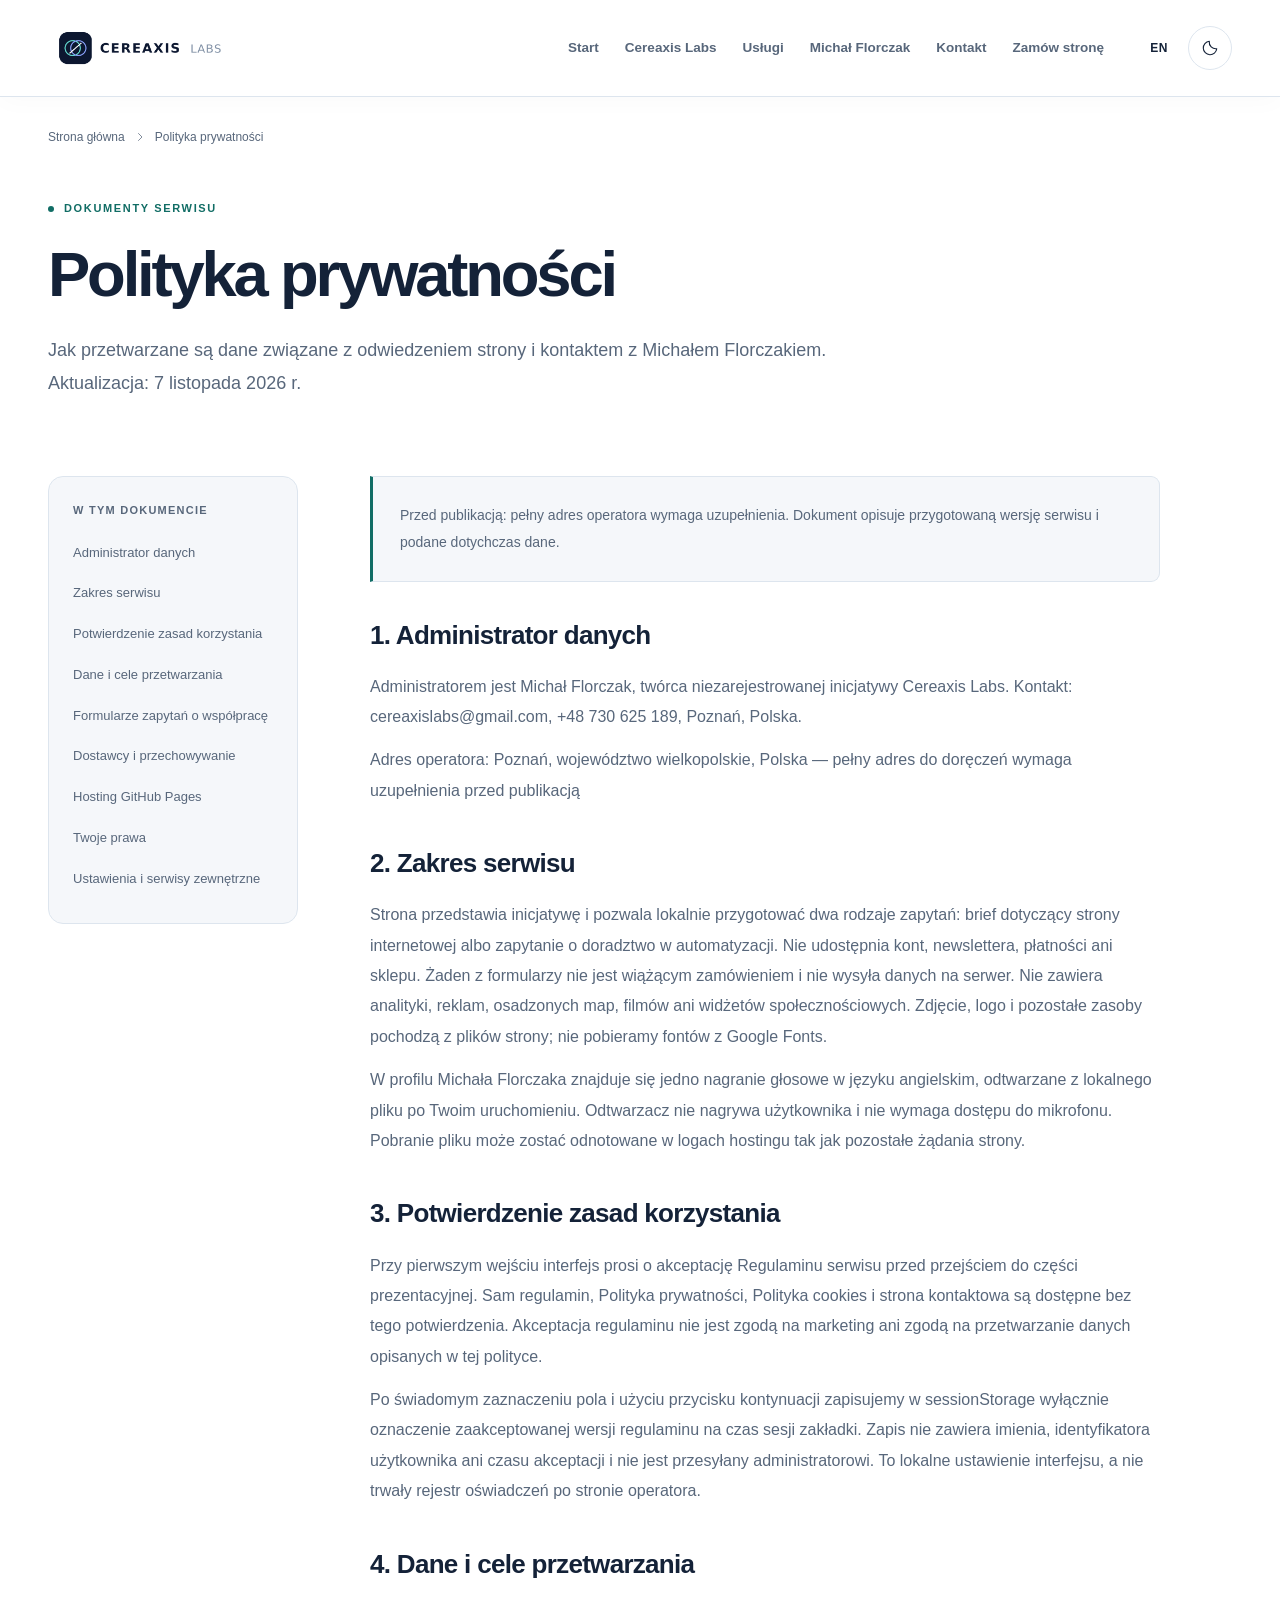
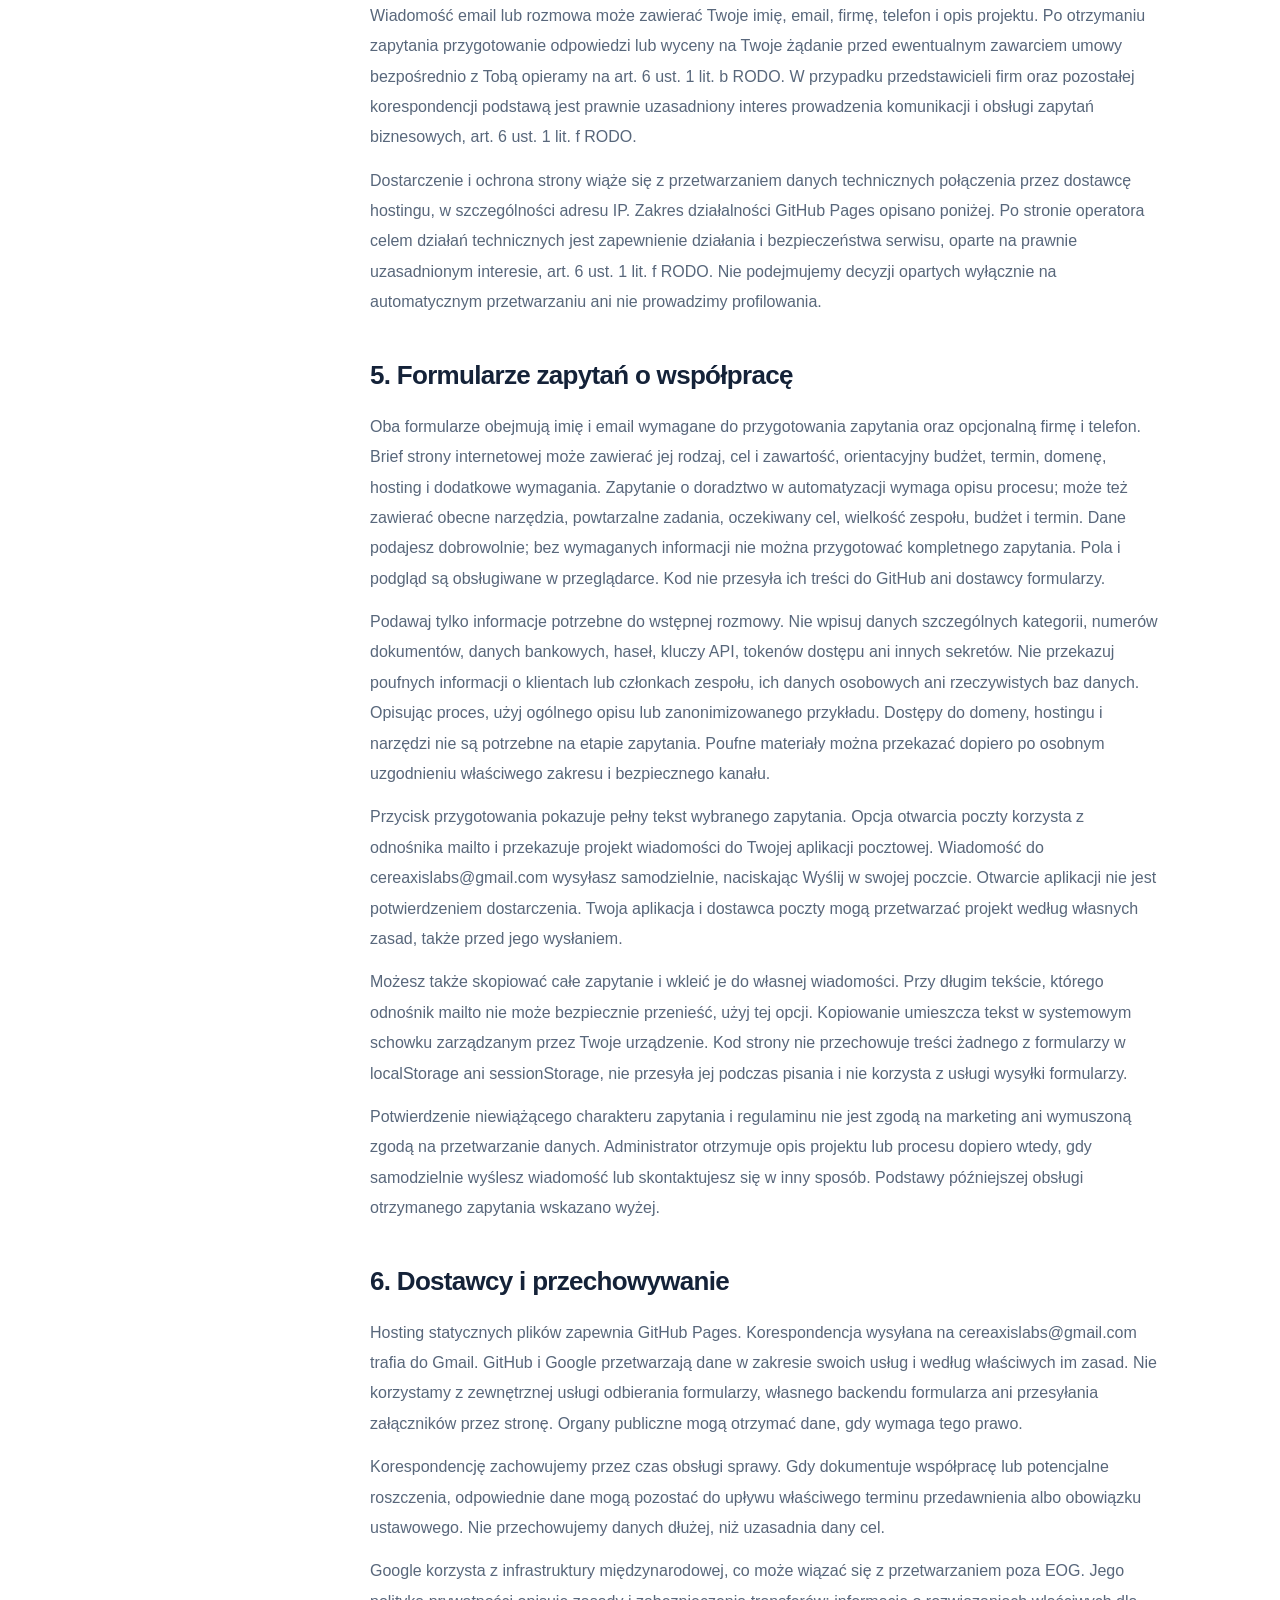
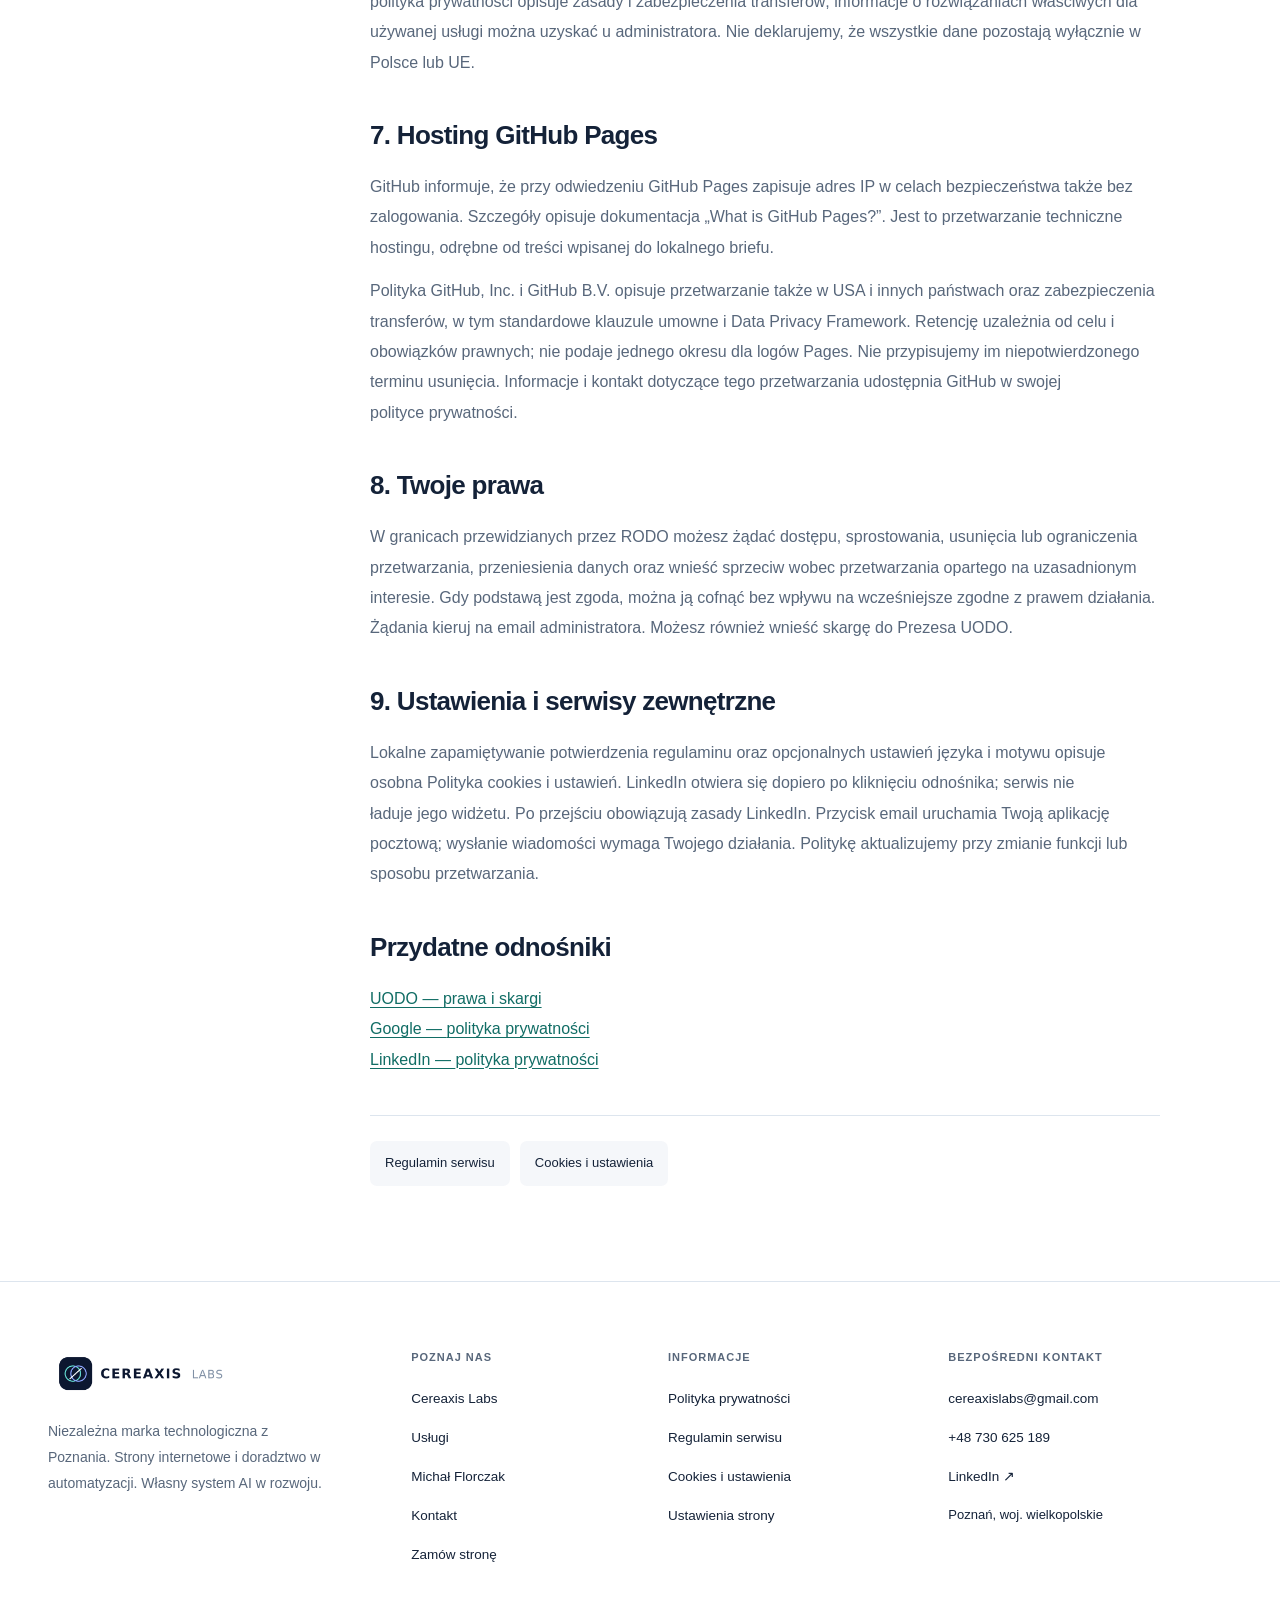
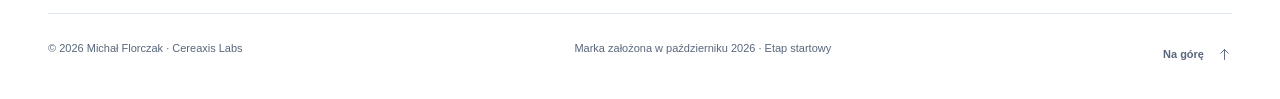
<file: polityka-prywatnosci.html>
<!doctype html>
<html lang="pl" data-theme="light"><head><meta charset="utf-8"><meta name="viewport" content="width=device-width, initial-scale=1"><meta name="theme-color" content="#ffffff">
<title data-pl="Polityka prywatności — Cereaxis Labs" data-en="Privacy policy — Cereaxis Labs">Polityka prywatności — Cereaxis Labs</title>
<meta name="description" content="Jak przetwarzane są dane związane z odwiedzeniem strony i kontaktem z Michałem Florczakiem. Aktualizacja: 7 listopada 2026 r." data-pl="Jak przetwarzane są dane związane z odwiedzeniem strony i kontaktem z Michałem Florczakiem. Aktualizacja: 7 listopada 2026 r." data-en="How data relating to website visits and contact with Michał Florczak is processed. Updated: 7 November 2026.">
<meta property="og:type" content="website"><meta property="og:site_name" content="Cereaxis Labs"><meta property="og:title" content="Polityka prywatności — Cereaxis Labs" data-pl="Polityka prywatności — Cereaxis Labs" data-en="Privacy policy — Cereaxis Labs"><meta property="og:description" content="Jak przetwarzane są dane związane z odwiedzeniem strony i kontaktem z Michałem Florczakiem. Aktualizacja: 7 listopada 2026 r." data-pl="Jak przetwarzane są dane związane z odwiedzeniem strony i kontaktem z Michałem Florczakiem. Aktualizacja: 7 listopada 2026 r." data-en="How data relating to website visits and contact with Michał Florczak is processed. Updated: 7 November 2026.">
<link rel="icon" href="assets/cereaxis-labs-icon.png" type="image/png"><script>document.documentElement.classList.add('js');
try {
 var p=JSON.parse(localStorage.getItem('cereaxis.preferences.v2')||'null');
 if(p&&p.consent===true&&p.expires>Date.now()){
  if(p.theme==='dark'||p.theme==='light')document.documentElement.dataset.theme=p.theme;
  if(p.lang==='en'||p.lang==='pl')document.documentElement.lang=p.lang;
 }else if(p){localStorage.removeItem('cereaxis.preferences.v2');}
}catch(_){}
try{var q=new URLSearchParams(location.search);if(q.get('theme')==='dark'||q.get('theme')==='light')document.documentElement.dataset.theme=q.get('theme');if(q.get('lang')==='en'||q.get('lang')==='pl')document.documentElement.lang=q.get('lang');}catch(_){}</script><link rel="stylesheet" href="assets/site.css?v=f56a594e5f"><link rel="stylesheet" href="assets/refinements.css?v=23b7372c56"><link rel="stylesheet" href="assets/interactions.css?v=6615afb9a2"><script src="assets/site.js?v=04f3d5b48e" defer></script><script src="assets/experience.js?v=4e5455bf96" defer></script></head>
<body id="top" data-entry-required="false"><a href="#main" class="skip"><span data-pl="Przejdź do treści" data-en="Skip to content">Przejdź do treści</span></a>
    <header class="site-header"><div class="wrap header-inner">
      <a class="logo-link" href="index.html" aria-label="Cereaxis Labs — strona główna" data-aria-pl="Cereaxis Labs — strona główna" data-aria-en="Cereaxis Labs — home"><span class="logo-well"><img class="brand-logo" src="assets/cereaxis-labs-logo.png" alt="Cereaxis Labs" width="1520" height="264" decoding="async"></span></a>
      <nav id="primary-nav" class="nav-links" aria-label="Menu główne" data-aria-pl="Menu główne" data-aria-en="Main navigation"><a href="index.html"><span data-pl="Start" data-en="Home">Start</span></a><a href="cereaxis-labs.html"><span data-pl="Cereaxis Labs" data-en="Cereaxis Labs">Cereaxis Labs</span></a><a href="uslugi.html"><span data-pl="Usługi" data-en="Services">Usługi</span></a><a href="michal-florczak.html"><span data-pl="Michał Florczak" data-en="Michał Florczak">Michał Florczak</span></a><a href="kontakt.html"><span data-pl="Kontakt" data-en="Contact">Kontakt</span></a><a href="zamow-strone.html"><span data-pl="Zamów stronę" data-en="Request a website">Zamów stronę</span></a><div class="mobile-nav-meta">Cereaxis Labs · Poznań<br><span data-pl="Technologia zaczyna się od dobrej rozmowy." data-en="Good technology starts with a conversation.">Technologia zaczyna się od dobrej rozmowy.</span></div></nav>
      <div class="controls"><button class="control language-control" id="language-toggle" type="button" aria-label="Przełącz na język angielski" title="Przełącz na język angielski" lang="en"><span>EN</span></button><button class="control" id="theme-toggle" type="button" aria-label="Włącz ciemny motyw" title="Włącz ciemny motyw"><svg class="moon" viewBox="0 0 24 24" fill="none" stroke="currentColor" stroke-width="1.5" stroke-linecap="round" stroke-linejoin="round" aria-hidden="true"><path d="M21 13A9 9 0 0 1 11 3 9 9 0 1 0 21 13Z"/></svg><svg class="sun" viewBox="0 0 24 24" fill="none" stroke="currentColor" stroke-width="1.5" stroke-linecap="round" stroke-linejoin="round" aria-hidden="true"><circle cx="12" cy="12" r="4"/><path d="M12 2v2m0 16v2M2 12h2m16 0h2M5 5l1 1m12 12 1 1m0-14-1 1M6 18l-1 1"/></svg></button><button class="control menu-control" id="menu-toggle" type="button" aria-label="Otwórz menu" aria-controls="primary-nav" aria-expanded="false"><svg class="menu-lines" viewBox="0 0 24 24" fill="none" stroke="currentColor" stroke-width="1.5" stroke-linecap="round" stroke-linejoin="round" aria-hidden="true"><path d="M4 8h16M4 16h16"/></svg><svg class="menu-x" viewBox="0 0 24 24" fill="none" stroke="currentColor" stroke-width="1.5" stroke-linecap="round" stroke-linejoin="round" aria-hidden="true"><path d="m6 6 12 12M6 18 18 6"/></svg></button></div>
    </div><div class="reading-progress" aria-hidden="true"></div></header><main id="main" tabindex="-1"><div class="wrap breadcrumb"><a href="index.html"><span data-pl="Strona główna" data-en="Home">Strona główna</span></a><svg class="" viewBox="0 0 24 24" fill="none" stroke="currentColor" stroke-width="1.5" stroke-linecap="round" stroke-linejoin="round" aria-hidden="true"><path d="m9 5 7 7-7 7"/></svg><span data-pl="Polityka prywatności" data-en="Privacy policy">Polityka prywatności</span></div><section class="page-hero"><div class="wrap"><div data-pl="Dokumenty serwisu" data-en="Website documents" class="eyebrow">Dokumenty serwisu</div><h1 data-pl="Polityka prywatności" data-en="Privacy policy">Polityka prywatności</h1><p data-pl="Jak przetwarzane są dane związane z odwiedzeniem strony i kontaktem z Michałem Florczakiem. Aktualizacja: 7 listopada 2026 r." data-en="How data relating to website visits and contact with Michał Florczak is processed. Updated: 7 November 2026." class="lead">Jak przetwarzane są dane związane z odwiedzeniem strony i kontaktem z Michałem Florczakiem. Aktualizacja: 7 listopada 2026 r.</p></div></section><div class="wrap legal-layout"><aside class="legal-toc"><div data-pl="W tym dokumencie" data-en="On this page" class="overline">W tym dokumencie</div><a href="#administrator"><span data-pl="Administrator danych" data-en="Data controller">Administrator danych</span></a><a href="#zakres"><span data-pl="Zakres serwisu" data-en="Website scope">Zakres serwisu</span></a><a href="#potwierdzenie-regulaminu"><span data-pl="Potwierdzenie zasad korzystania" data-en="Confirming the website terms">Potwierdzenie zasad korzystania</span></a><a href="#cele"><span data-pl="Dane i cele przetwarzania" data-en="Data and processing purposes">Dane i cele przetwarzania</span></a><a href="#formularz-zapytania"><span data-pl="Formularze zapytań o współpracę" data-en="Collaboration enquiry forms">Formularze zapytań o współpracę</span></a><a href="#dostawcy"><span data-pl="Dostawcy i przechowywanie" data-en="Providers and retention">Dostawcy i przechowywanie</span></a><a href="#github-pages"><span data-pl="Hosting GitHub Pages" data-en="GitHub Pages hosting">Hosting GitHub Pages</span></a><a href="#prawa"><span data-pl="Twoje prawa" data-en="Your rights">Twoje prawa</span></a><a href="#linki"><span data-pl="Ustawienia i serwisy zewnętrzne" data-en="Preferences and external services">Ustawienia i serwisy zewnętrzne</span></a></aside><article class="legal-content"><div class="note legal-readiness"><span data-pl="Przed publikacją: pełny adres operatora wymaga uzupełnienia. Dokument opisuje przygotowaną wersję serwisu i podane dotychczas dane." data-en="Before publication: the full operator address must be completed. This document describes the prepared website version and the information supplied so far.">Przed publikacją: pełny adres operatora wymaga uzupełnienia. Dokument opisuje przygotowaną wersję serwisu i podane dotychczas dane.</span></div><section class="legal-section" id="administrator"><h2 data-pl="1. Administrator danych" data-en="1. Data controller">1. Administrator danych</h2><p data-pl="Administratorem jest Michał Florczak, twórca niezarejestrowanej inicjatywy Cereaxis Labs. Kontakt: cereaxislabs@gmail.com, +48 730 625 189, Poznań, Polska." data-en="The controller is Michał Florczak, creator of the unregistered Cereaxis Labs initiative. Contact: cereaxislabs@gmail.com, +48 730 625 189, Poznań, Poland.">Administratorem jest Michał Florczak, twórca niezarejestrowanej inicjatywy Cereaxis Labs. Kontakt: cereaxislabs@gmail.com, +48 730 625 189, Poznań, Polska.</p><p data-pl="Adres operatora: Poznań, województwo wielkopolskie, Polska — pełny adres do doręczeń wymaga uzupełnienia przed publikacją" data-en="Operator address: Poznań, Greater Poland, Poland — the full correspondence address must be completed before publication">Adres operatora: Poznań, województwo wielkopolskie, Polska — pełny adres do doręczeń wymaga uzupełnienia przed publikacją</p></section><section class="legal-section" id="zakres"><h2 data-pl="2. Zakres serwisu" data-en="2. Website scope">2. Zakres serwisu</h2><p data-pl="Strona przedstawia inicjatywę i pozwala lokalnie przygotować dwa rodzaje zapytań: brief dotyczący strony internetowej albo zapytanie o doradztwo w automatyzacji. Nie udostępnia kont, newslettera, płatności ani sklepu. Żaden z formularzy nie jest wiążącym zamówieniem i nie wysyła danych na serwer. Nie zawiera analityki, reklam, osadzonych map, filmów ani widżetów społecznościowych. Zdjęcie, logo i pozostałe zasoby pochodzą z plików strony; nie pobieramy fontów z Google Fonts." data-en="The website presents the initiative and lets you prepare two enquiry types locally: a website brief or an automation consulting enquiry. It has no accounts, newsletter, payments or shop. Neither form is a binding order or sends data to a server. It contains no analytics, advertising, embedded maps, videos or social widgets. The photograph, logo and other assets come from the website files; no fonts are fetched from Google Fonts.">Strona przedstawia inicjatywę i pozwala lokalnie przygotować dwa rodzaje zapytań: brief dotyczący strony internetowej albo zapytanie o doradztwo w automatyzacji. Nie udostępnia kont, newslettera, płatności ani sklepu. Żaden z formularzy nie jest wiążącym zamówieniem i nie wysyła danych na serwer. Nie zawiera analityki, reklam, osadzonych map, filmów ani widżetów społecznościowych. Zdjęcie, logo i pozostałe zasoby pochodzą z plików strony; nie pobieramy fontów z Google Fonts.</p><p data-pl="W profilu Michała Florczaka znajduje się jedno nagranie głosowe w języku angielskim, odtwarzane z lokalnego pliku po Twoim uruchomieniu. Odtwarzacz nie nagrywa użytkownika i nie wymaga dostępu do mikrofonu. Pobranie pliku może zostać odnotowane w logach hostingu tak jak pozostałe żądania strony." data-en="Michał Florczak’s profile contains one English voice recording, played from a local file when you start it. The player does not record visitors or require microphone access. Fetching the file may appear in hosting logs like other website requests.">W profilu Michała Florczaka znajduje się jedno nagranie głosowe w języku angielskim, odtwarzane z lokalnego pliku po Twoim uruchomieniu. Odtwarzacz nie nagrywa użytkownika i nie wymaga dostępu do mikrofonu. Pobranie pliku może zostać odnotowane w logach hostingu tak jak pozostałe żądania strony.</p></section><section class="legal-section" id="potwierdzenie-regulaminu"><h2 data-pl="3. Potwierdzenie zasad korzystania" data-en="3. Confirming the website terms">3. Potwierdzenie zasad korzystania</h2><p data-pl="Przy pierwszym wejściu interfejs prosi o akceptację Regulaminu serwisu przed przejściem do części prezentacyjnej. Sam regulamin, Polityka prywatności, Polityka cookies i strona kontaktowa są dostępne bez tego potwierdzenia. Akceptacja regulaminu nie jest zgodą na marketing ani zgodą na przetwarzanie danych opisanych w tej polityce." data-en="On first entry, the interface asks you to accept the Website terms before continuing to the presentation pages. The terms themselves, the Privacy policy, the Cookies policy and the contact page remain available without this confirmation. Accepting the terms is not marketing consent or consent to the data processing described in this policy.">Przy pierwszym wejściu interfejs prosi o akceptację Regulaminu serwisu przed przejściem do części prezentacyjnej. Sam regulamin, Polityka prywatności, Polityka cookies i strona kontaktowa są dostępne bez tego potwierdzenia. Akceptacja regulaminu nie jest zgodą na marketing ani zgodą na przetwarzanie danych opisanych w tej polityce.</p><p data-pl="Po świadomym zaznaczeniu pola i użyciu przycisku kontynuacji zapisujemy w sessionStorage wyłącznie oznaczenie zaakceptowanej wersji regulaminu na czas sesji zakładki. Zapis nie zawiera imienia, identyfikatora użytkownika ani czasu akceptacji i nie jest przesyłany administratorowi. To lokalne ustawienie interfejsu, a nie trwały rejestr oświadczeń po stronie operatora." data-en="After you actively tick the checkbox and press the continue button, sessionStorage stores only the accepted terms version for the tab session. The entry contains no name, user identifier or acceptance time and is not sent to the controller. It is a local interface setting rather than a lasting record of declarations held by the operator.">Po świadomym zaznaczeniu pola i użyciu przycisku kontynuacji zapisujemy w sessionStorage wyłącznie oznaczenie zaakceptowanej wersji regulaminu na czas sesji zakładki. Zapis nie zawiera imienia, identyfikatora użytkownika ani czasu akceptacji i nie jest przesyłany administratorowi. To lokalne ustawienie interfejsu, a nie trwały rejestr oświadczeń po stronie operatora.</p></section><section class="legal-section" id="cele"><h2 data-pl="4. Dane i cele przetwarzania" data-en="4. Data and processing purposes">4. Dane i cele przetwarzania</h2><p data-pl="Wiadomość email lub rozmowa może zawierać Twoje imię, email, firmę, telefon i opis projektu. Po otrzymaniu zapytania przygotowanie odpowiedzi lub wyceny na Twoje żądanie przed ewentualnym zawarciem umowy bezpośrednio z Tobą opieramy na art. 6 ust. 1 lit. b RODO. W przypadku przedstawicieli firm oraz pozostałej korespondencji podstawą jest prawnie uzasadniony interes prowadzenia komunikacji i obsługi zapytań biznesowych, art. 6 ust. 1 lit. f RODO." data-en="An email or conversation may include your name, email, company, phone number and project description. Once an enquiry is received, responding or preparing a quotation at your request before potentially entering a contract directly with you relies on Article 6(1)(b) GDPR. For company representatives and other correspondence, the basis is our legitimate interest in communication and handling business enquiries, Article 6(1)(f) GDPR.">Wiadomość email lub rozmowa może zawierać Twoje imię, email, firmę, telefon i opis projektu. Po otrzymaniu zapytania przygotowanie odpowiedzi lub wyceny na Twoje żądanie przed ewentualnym zawarciem umowy bezpośrednio z Tobą opieramy na art. 6 ust. 1 lit. b RODO. W przypadku przedstawicieli firm oraz pozostałej korespondencji podstawą jest prawnie uzasadniony interes prowadzenia komunikacji i obsługi zapytań biznesowych, art. 6 ust. 1 lit. f RODO.</p><p data-pl="Dostarczenie i ochrona strony wiąże się z przetwarzaniem danych technicznych połączenia przez dostawcę hostingu, w szczególności adresu IP. Zakres działalności GitHub Pages opisano poniżej. Po stronie operatora celem działań technicznych jest zapewnienie działania i bezpieczeństwa serwisu, oparte na prawnie uzasadnionym interesie, art. 6 ust. 1 lit. f RODO. Nie podejmujemy decyzji opartych wyłącznie na automatycznym przetwarzaniu ani nie prowadzimy profilowania." data-en="Delivering and protecting the website involves processing technical connection data by the hosting provider, particularly an IP address. GitHub Pages processing is described below. The operator’s technical activities aim to ensure website availability and security on the basis of legitimate interests, Article 6(1)(f) GDPR. We do not make decisions based solely on automated processing or carry out profiling.">Dostarczenie i ochrona strony wiąże się z przetwarzaniem danych technicznych połączenia przez dostawcę hostingu, w szczególności adresu IP. Zakres działalności GitHub Pages opisano poniżej. Po stronie operatora celem działań technicznych jest zapewnienie działania i bezpieczeństwa serwisu, oparte na prawnie uzasadnionym interesie, art. 6 ust. 1 lit. f RODO. Nie podejmujemy decyzji opartych wyłącznie na automatycznym przetwarzaniu ani nie prowadzimy profilowania.</p></section><section class="legal-section" id="formularz-zapytania"><h2 data-pl="5. Formularze zapytań o współpracę" data-en="5. Collaboration enquiry forms">5. Formularze zapytań o współpracę</h2><p data-pl="Oba formularze obejmują imię i email wymagane do przygotowania zapytania oraz opcjonalną firmę i telefon. Brief strony internetowej może zawierać jej rodzaj, cel i zawartość, orientacyjny budżet, termin, domenę, hosting i dodatkowe wymagania. Zapytanie o doradztwo w automatyzacji wymaga opisu procesu; może też zawierać obecne narzędzia, powtarzalne zadania, oczekiwany cel, wielkość zespołu, budżet i termin. Dane podajesz dobrowolnie; bez wymaganych informacji nie można przygotować kompletnego zapytania. Pola i podgląd są obsługiwane w przeglądarce. Kod nie przesyła ich treści do GitHub ani dostawcy formularzy." data-en="Both forms require a name and email to prepare the enquiry, with optional company and phone fields. A website brief may include website type, purpose and content, indicative budget, timing, domain, hosting and additional requirements. An automation consulting enquiry requires a process description and may also include current tools, repetitive tasks, the target outcome, team size, budget and timing. Providing data is voluntary; without the required information, a complete enquiry cannot be prepared. Fields and previews are handled in your browser. Website code does not send their content to GitHub or a form processing provider.">Oba formularze obejmują imię i email wymagane do przygotowania zapytania oraz opcjonalną firmę i telefon. Brief strony internetowej może zawierać jej rodzaj, cel i zawartość, orientacyjny budżet, termin, domenę, hosting i dodatkowe wymagania. Zapytanie o doradztwo w automatyzacji wymaga opisu procesu; może też zawierać obecne narzędzia, powtarzalne zadania, oczekiwany cel, wielkość zespołu, budżet i termin. Dane podajesz dobrowolnie; bez wymaganych informacji nie można przygotować kompletnego zapytania. Pola i podgląd są obsługiwane w przeglądarce. Kod nie przesyła ich treści do GitHub ani dostawcy formularzy.</p><p data-pl="Podawaj tylko informacje potrzebne do wstępnej rozmowy. Nie wpisuj danych szczególnych kategorii, numerów dokumentów, danych bankowych, haseł, kluczy API, tokenów dostępu ani innych sekretów. Nie przekazuj poufnych informacji o klientach lub członkach zespołu, ich danych osobowych ani rzeczywistych baz danych. Opisując proces, użyj ogólnego opisu lub zanonimizowanego przykładu. Dostępy do domeny, hostingu i narzędzi nie są potrzebne na etapie zapytania. Poufne materiały można przekazać dopiero po osobnym uzgodnieniu właściwego zakresu i bezpiecznego kanału." data-en="Provide only information needed for an initial discussion. Do not enter special-category data, identity document numbers, banking data, passwords, API keys, access tokens or other secrets. Do not provide confidential client or team information, their personal data or real databases. Describe processes generally or use anonymised examples. Domain, hosting and tool credentials are not needed at the enquiry stage. Confidential materials may be shared only after separately agreeing an appropriate scope and secure channel.">Podawaj tylko informacje potrzebne do wstępnej rozmowy. Nie wpisuj danych szczególnych kategorii, numerów dokumentów, danych bankowych, haseł, kluczy API, tokenów dostępu ani innych sekretów. Nie przekazuj poufnych informacji o klientach lub członkach zespołu, ich danych osobowych ani rzeczywistych baz danych. Opisując proces, użyj ogólnego opisu lub zanonimizowanego przykładu. Dostępy do domeny, hostingu i narzędzi nie są potrzebne na etapie zapytania. Poufne materiały można przekazać dopiero po osobnym uzgodnieniu właściwego zakresu i bezpiecznego kanału.</p><p data-pl="Przycisk przygotowania pokazuje pełny tekst wybranego zapytania. Opcja otwarcia poczty korzysta z odnośnika mailto i przekazuje projekt wiadomości do Twojej aplikacji pocztowej. Wiadomość do cereaxislabs@gmail.com wysyłasz samodzielnie, naciskając Wyślij w swojej poczcie. Otwarcie aplikacji nie jest potwierdzeniem dostarczenia. Twoja aplikacja i dostawca poczty mogą przetwarzać projekt według własnych zasad, także przed jego wysłaniem." data-en="The prepare button displays the complete text of your selected enquiry. Opening email uses a mailto link to pass a draft to your mail application. You send the message to cereaxislabs@gmail.com yourself by pressing Send in your email application. Opening the application does not confirm delivery. Your application and email provider may process the draft under their own rules, including before it is sent.">Przycisk przygotowania pokazuje pełny tekst wybranego zapytania. Opcja otwarcia poczty korzysta z odnośnika mailto i przekazuje projekt wiadomości do Twojej aplikacji pocztowej. Wiadomość do cereaxislabs@gmail.com wysyłasz samodzielnie, naciskając Wyślij w swojej poczcie. Otwarcie aplikacji nie jest potwierdzeniem dostarczenia. Twoja aplikacja i dostawca poczty mogą przetwarzać projekt według własnych zasad, także przed jego wysłaniem.</p><p data-pl="Możesz także skopiować całe zapytanie i wkleić je do własnej wiadomości. Przy długim tekście, którego odnośnik mailto nie może bezpiecznie przenieść, użyj tej opcji. Kopiowanie umieszcza tekst w systemowym schowku zarządzanym przez Twoje urządzenie. Kod strony nie przechowuje treści żadnego z formularzy w localStorage ani sessionStorage, nie przesyła jej podczas pisania i nie korzysta z usługi wysyłki formularzy." data-en="You can also copy the complete enquiry and paste it into your own message. Use this option for long text that a mailto link cannot reliably carry. Copying puts the text on the system clipboard managed by your device. Website code does not store either form’s content in localStorage or sessionStorage, transmit it while you type or use a form submission service.">Możesz także skopiować całe zapytanie i wkleić je do własnej wiadomości. Przy długim tekście, którego odnośnik mailto nie może bezpiecznie przenieść, użyj tej opcji. Kopiowanie umieszcza tekst w systemowym schowku zarządzanym przez Twoje urządzenie. Kod strony nie przechowuje treści żadnego z formularzy w localStorage ani sessionStorage, nie przesyła jej podczas pisania i nie korzysta z usługi wysyłki formularzy.</p><p data-pl="Potwierdzenie niewiążącego charakteru zapytania i regulaminu nie jest zgodą na marketing ani wymuszoną zgodą na przetwarzanie danych. Administrator otrzymuje opis projektu lub procesu dopiero wtedy, gdy samodzielnie wyślesz wiadomość lub skontaktujesz się w inny sposób. Podstawy późniejszej obsługi otrzymanego zapytania wskazano wyżej." data-en="Confirming the non-binding nature of the enquiry and the terms is not marketing consent or a compulsory data-processing consent. The controller receives the project or process description only when you send the message yourself or contact us in another way. The bases for subsequently handling a received enquiry are stated above.">Potwierdzenie niewiążącego charakteru zapytania i regulaminu nie jest zgodą na marketing ani wymuszoną zgodą na przetwarzanie danych. Administrator otrzymuje opis projektu lub procesu dopiero wtedy, gdy samodzielnie wyślesz wiadomość lub skontaktujesz się w inny sposób. Podstawy późniejszej obsługi otrzymanego zapytania wskazano wyżej.</p></section><section class="legal-section" id="dostawcy"><h2 data-pl="6. Dostawcy i przechowywanie" data-en="6. Providers and retention">6. Dostawcy i przechowywanie</h2><p data-pl="Hosting statycznych plików zapewnia GitHub Pages. Korespondencja wysyłana na cereaxislabs@gmail.com trafia do Gmail. GitHub i Google przetwarzają dane w zakresie swoich usług i według właściwych im zasad. Nie korzystamy z zewnętrznej usługi odbierania formularzy, własnego backendu formularza ani przesyłania załączników przez stronę. Organy publiczne mogą otrzymać dane, gdy wymaga tego prawo." data-en="Static files are hosted on GitHub Pages. Correspondence sent to cereaxislabs@gmail.com is received through Gmail. GitHub and Google process data within their respective services and under the rules applicable to them. We use no external form receiver, proprietary form backend or website attachment uploads. Public authorities may receive data where legally required.">Hosting statycznych plików zapewnia GitHub Pages. Korespondencja wysyłana na cereaxislabs@gmail.com trafia do Gmail. GitHub i Google przetwarzają dane w zakresie swoich usług i według właściwych im zasad. Nie korzystamy z zewnętrznej usługi odbierania formularzy, własnego backendu formularza ani przesyłania załączników przez stronę. Organy publiczne mogą otrzymać dane, gdy wymaga tego prawo.</p><p data-pl="Korespondencję zachowujemy przez czas obsługi sprawy. Gdy dokumentuje współpracę lub potencjalne roszczenia, odpowiednie dane mogą pozostać do upływu właściwego terminu przedawnienia albo obowiązku ustawowego. Nie przechowujemy danych dłużej, niż uzasadnia dany cel." data-en="Correspondence is retained while the matter is handled. Where it documents collaboration or potential claims, relevant data may be retained until the applicable limitation period or statutory retention obligation ends. Data is not kept longer than justified by its purpose.">Korespondencję zachowujemy przez czas obsługi sprawy. Gdy dokumentuje współpracę lub potencjalne roszczenia, odpowiednie dane mogą pozostać do upływu właściwego terminu przedawnienia albo obowiązku ustawowego. Nie przechowujemy danych dłużej, niż uzasadnia dany cel.</p><p data-pl="Google korzysta z infrastruktury międzynarodowej, co może wiązać się z przetwarzaniem poza EOG. Jego polityka prywatności opisuje zasady i zabezpieczenia transferów; informacje o rozwiązaniach właściwych dla używanej usługi można uzyskać u administratora. Nie deklarujemy, że wszystkie dane pozostają wyłącznie w Polsce lub UE." data-en="Google uses international infrastructure, which may involve processing outside the EEA. Its privacy policy describes transfer arrangements and safeguards; information on the arrangements applicable to the service used can be requested from the controller. We do not claim that all data remains exclusively in Poland or the EU.">Google korzysta z infrastruktury międzynarodowej, co może wiązać się z przetwarzaniem poza EOG. Jego polityka prywatności opisuje zasady i zabezpieczenia transferów; informacje o rozwiązaniach właściwych dla używanej usługi można uzyskać u administratora. Nie deklarujemy, że wszystkie dane pozostają wyłącznie w Polsce lub UE.</p></section><section class="legal-section" id="github-pages"><h2 data-pl="7. Hosting GitHub Pages" data-en="7. GitHub Pages hosting">7. Hosting GitHub Pages</h2><p data-pl="GitHub informuje, że przy odwiedzeniu GitHub Pages zapisuje adres IP w celach bezpieczeństwa także bez zalogowania. Szczegóły opisuje dokumentacja „What is GitHub Pages?”. Jest to przetwarzanie techniczne hostingu, odrębne od treści wpisanej do lokalnego briefu." data-en="GitHub states that visits to GitHub Pages log the visitor’s IP address for security, even without signing in. Its “What is GitHub Pages?” documentation provides details. This is technical hosting processing, separate from content entered in the local brief.">GitHub informuje, że przy odwiedzeniu GitHub Pages zapisuje adres IP w celach bezpieczeństwa także bez zalogowania. Szczegóły opisuje dokumentacja „What is GitHub Pages?”. Jest to przetwarzanie techniczne hostingu, odrębne od treści wpisanej do lokalnego briefu.</p><p data-pl="Polityka GitHub, Inc. i GitHub B.V. opisuje przetwarzanie także w USA i innych państwach oraz zabezpieczenia transferów, w tym standardowe klauzule umowne i Data Privacy Framework. Retencję uzależnia od celu i obowiązków prawnych; nie podaje jednego okresu dla logów Pages. Nie przypisujemy im niepotwierdzonego terminu usunięcia. Informacje i kontakt dotyczące tego przetwarzania udostępnia GitHub w swojej polityce prywatności." data-en="The GitHub, Inc. and GitHub B.V. privacy statement describes processing in the US and other countries and transfer safeguards including standard contractual clauses and the Data Privacy Framework. Retention depends on purpose and legal obligations; it gives no single Pages log retention period. We do not assign an unverified deletion deadline. GitHub provides information and contact details for this processing in its privacy statement.">Polityka GitHub, Inc. i GitHub B.V. opisuje przetwarzanie także w USA i innych państwach oraz zabezpieczenia transferów, w tym standardowe klauzule umowne i Data Privacy Framework. Retencję uzależnia od celu i obowiązków prawnych; nie podaje jednego okresu dla logów Pages. Nie przypisujemy im niepotwierdzonego terminu usunięcia. Informacje i kontakt dotyczące tego przetwarzania udostępnia GitHub w swojej polityce prywatności.</p></section><section class="legal-section" id="prawa"><h2 data-pl="8. Twoje prawa" data-en="8. Your rights">8. Twoje prawa</h2><p data-pl="W granicach przewidzianych przez RODO możesz żądać dostępu, sprostowania, usunięcia lub ograniczenia przetwarzania, przeniesienia danych oraz wnieść sprzeciw wobec przetwarzania opartego na uzasadnionym interesie. Gdy podstawą jest zgoda, można ją cofnąć bez wpływu na wcześniejsze zgodne z prawem działania. Żądania kieruj na email administratora. Możesz również wnieść skargę do Prezesa UODO." data-en="Subject to GDPR conditions, you may request access, correction, erasure, restriction or portability, and object to processing based on legitimate interests. Where consent is the basis, it may be withdrawn without affecting earlier lawful processing. Send requests to the controller’s email. You may also lodge a complaint with the President of the Polish Personal Data Protection Office (UODO).">W granicach przewidzianych przez RODO możesz żądać dostępu, sprostowania, usunięcia lub ograniczenia przetwarzania, przeniesienia danych oraz wnieść sprzeciw wobec przetwarzania opartego na uzasadnionym interesie. Gdy podstawą jest zgoda, można ją cofnąć bez wpływu na wcześniejsze zgodne z prawem działania. Żądania kieruj na email administratora. Możesz również wnieść skargę do Prezesa UODO.</p></section><section class="legal-section" id="linki"><h2 data-pl="9. Ustawienia i serwisy zewnętrzne" data-en="9. Preferences and external services">9. Ustawienia i serwisy zewnętrzne</h2><p data-pl="Lokalne zapamiętywanie potwierdzenia regulaminu oraz opcjonalnych ustawień języka i motywu opisuje osobna Polityka cookies i ustawień. LinkedIn otwiera się dopiero po kliknięciu odnośnika; serwis nie ładuje jego widżetu. Po przejściu obowiązują zasady LinkedIn. Przycisk email uruchamia Twoją aplikację pocztową; wysłanie wiadomości wymaga Twojego działania. Politykę aktualizujemy przy zmianie funkcji lub sposobu przetwarzania." data-en="Local storage of the terms confirmation and optional language and theme preferences is explained in the separate Cookies and preferences policy. LinkedIn opens only after you follow its link; this website does not load a LinkedIn widget. LinkedIn’s own rules apply after navigation. The email button opens your mail application; sending a message requires your action. This policy is updated when functionality or processing changes.">Lokalne zapamiętywanie potwierdzenia regulaminu oraz opcjonalnych ustawień języka i motywu opisuje osobna Polityka cookies i ustawień. LinkedIn otwiera się dopiero po kliknięciu odnośnika; serwis nie ładuje jego widżetu. Po przejściu obowiązują zasady LinkedIn. Przycisk email uruchamia Twoją aplikację pocztową; wysłanie wiadomości wymaga Twojego działania. Politykę aktualizujemy przy zmianie funkcji lub sposobu przetwarzania.</p></section><section class="legal-section" id="zrodla"><h2 data-pl="Przydatne odnośniki" data-en="Useful links">Przydatne odnośniki</h2><p><a href="https://uodo.gov.pl/pl/493/155" target="_blank" rel="noopener noreferrer">UODO — <span data-pl="prawa i skargi" data-en="rights and complaints">prawa i skargi</span></a><br><a href="https://policies.google.com/privacy?hl=pl" target="_blank" rel="noopener noreferrer">Google — <span data-pl="polityka prywatności" data-en="privacy policy">polityka prywatności</span></a><br><a href="https://www.linkedin.com/legal/privacy-policy" target="_blank" rel="noopener noreferrer">LinkedIn — <span data-pl="polityka prywatności" data-en="privacy policy">polityka prywatności</span></a></p></section><div class="legal-related"><a href="regulamin.html"><span data-pl="Regulamin serwisu" data-en="Website terms">Regulamin serwisu</span></a><a href="pliki-cookies.html"><span data-pl="Cookies i ustawienia" data-en="Cookies &amp; preferences">Cookies i ustawienia</span></a></div></article></div></main><footer class="site-footer"><div class="wrap"><div class="footer-grid">
      <div class="footer-brand"><a class="logo-link" href="index.html" aria-label="Cereaxis Labs"><span class="logo-well"><img class="brand-logo" src="assets/cereaxis-labs-logo.png" alt="Cereaxis Labs" width="1520" height="264" decoding="async"></span></a><p data-pl="Niezależna marka technologiczna z Poznania. Strony internetowe i doradztwo w automatyzacji. Własny system AI w rozwoju." data-en="An independent technology brand from Poznań, Poland. Websites and automation consulting. Our own AI system in development.">Niezależna marka technologiczna z Poznania. Strony internetowe i doradztwo w automatyzacji. Własny system AI w rozwoju.</p></div>
      <div><div class="footer-col-title"><span data-pl="Poznaj nas" data-en="Explore">Poznaj nas</span></div><div class="footer-links"><a href="cereaxis-labs.html"><span data-pl="Cereaxis Labs" data-en="Cereaxis Labs">Cereaxis Labs</span></a><a href="uslugi.html"><span data-pl="Usługi" data-en="Services">Usługi</span></a><a href="michal-florczak.html"><span data-pl="Michał Florczak" data-en="Michał Florczak">Michał Florczak</span></a><a href="kontakt.html"><span data-pl="Kontakt" data-en="Contact">Kontakt</span></a><a href="zamow-strone.html"><span data-pl="Zamów stronę" data-en="Request a website">Zamów stronę</span></a></div></div>
      <div><div class="footer-col-title"><span data-pl="Informacje" data-en="Information">Informacje</span></div><div class="footer-links"><a href="polityka-prywatnosci.html"><span data-pl="Polityka prywatności" data-en="Privacy policy">Polityka prywatności</span></a><a href="regulamin.html"><span data-pl="Regulamin serwisu" data-en="Website terms">Regulamin serwisu</span></a><a href="pliki-cookies.html"><span data-pl="Cookies i ustawienia" data-en="Cookies &amp; preferences">Cookies i ustawienia</span></a><button type="button" data-open-settings><span data-pl="Ustawienia strony" data-en="Website preferences">Ustawienia strony</span></button></div></div>
      <div class="footer-contact"><div class="footer-col-title"><span data-pl="Bezpośredni kontakt" data-en="Direct contact">Bezpośredni kontakt</span></div><div class="footer-links"><a href="mailto:cereaxislabs@gmail.com">cereaxislabs@gmail.com</a><a href="tel:+48730625189">+48 730 625 189</a><a href="https://www.linkedin.com/in/micha%C5%82florczak/" target="_blank" rel="noopener noreferrer">LinkedIn ↗ <span data-pl="(nowa karta)" data-en="(new tab)" class="sr-only">(nowa karta)</span></a><span data-pl="Poznań, woj. wielkopolskie" data-en="Poznań, Greater Poland">Poznań, woj. wielkopolskie</span></div></div>
    </div><div class="footer-bottom"><span>© <span id="copyright-year">2026</span> Michał Florczak · Cereaxis Labs</span><span data-pl="Marka założona w październiku 2026 · Etap startowy" data-en="Founded in October 2026 · Early-stage venture">Marka założona w październiku 2026 · Etap startowy</span><a class="link-arrow" href="#top"><span data-pl="Na górę" data-en="Back to top">Na górę</span><svg class="" viewBox="0 0 24 24" fill="none" stroke="currentColor" stroke-width="1.5" stroke-linecap="round" stroke-linejoin="round" aria-hidden="true"><path d="M12 20V4m-6 6 6-6 6 6"/></svg></a></div></div></footer><dialog class="settings-dialog" id="site-settings" aria-labelledby="settings-title"><div class="settings-head"><h2 data-pl="Ustawienia strony" data-en="Website preferences" id="settings-title">Ustawienia strony</h2><button type="button" class="control" id="close-settings" aria-label="Zamknij ustawienia" data-aria-pl="Zamknij ustawienia" data-aria-en="Close preferences"><svg class="" viewBox="0 0 24 24" fill="none" stroke="currentColor" stroke-width="1.5" stroke-linecap="round" stroke-linejoin="round" aria-hidden="true"><path d="m6 6 12 12M6 18 18 6"/></svg></button></div>
      <p data-pl="Dostosuj język i wygląd. Strona działa także bez zapisywania ustawień na urządzeniu." data-en="Choose your language and appearance. The website also works without storing preferences on your device.">Dostosuj język i wygląd. Strona działa także bez zapisywania ustawień na urządzeniu.</p>
      <form id="settings-form"><fieldset><legend><span data-pl="Język" data-en="Language">Język</span></legend><div class="radio-options"><label><input type="radio" name="language" value="pl" checked>Polski</label><label><input type="radio" name="language" value="en">English</label></div></fieldset><fieldset><legend><span data-pl="Motyw" data-en="Appearance">Motyw</span></legend><div class="radio-options"><label><input type="radio" name="theme" value="light" checked><span data-pl="Jasny" data-en="Light">Jasny</span></label><label><input type="radio" name="theme" value="dark"><span data-pl="Ciemny" data-en="Dark">Ciemny</span></label></div></fieldset>
      <label class="remember-label"><input type="checkbox" id="remember-preferences"><span data-pl="Zapamiętaj ustawienia na tym urządzeniu" data-en="Remember preferences on this device">Zapamiętaj ustawienia na tym urządzeniu</span></label><p data-pl="Dobrowolnie zezwalasz na zapis języka i motywu w przeglądarce na 180 dni od zapisania. Bez zaznaczenia wybór jest przenoszony wyłącznie w adresach podstron. Zapis możesz usunąć w dowolnym momencie." data-en="You optionally allow your browser to store your language and theme for 180 days after saving. Otherwise, your choices are passed only in page links. You can delete saved preferences at any time." class="remember-help">Dobrowolnie zezwalasz na zapis języka i motywu w przeglądarce na 180 dni od zapisania. Bez zaznaczenia wybór jest przenoszony wyłącznie w adresach podstron. Zapis możesz usunąć w dowolnym momencie.</p>
      <div class="settings-actions"><button type="submit" class="button button-primary"><span data-pl="Zastosuj ustawienia" data-en="Apply preferences">Zastosuj ustawienia</span></button><button type="button" id="reset-preferences" class="button button-outline"><span data-pl="Przywróć domyślne" data-en="Restore defaults">Przywróć domyślne</span></button></div></form><div class="settings-links"><span data-pl="Więcej informacji:" data-en="Read more:">Więcej informacji:</span> <a href="pliki-cookies.html"><span data-pl="Cookies i ustawienia" data-en="Cookies &amp; preferences">Cookies i ustawienia</span></a></div></dialog><div class="toast" id="status-message" role="status" aria-live="polite"></div><dialog id="site-entry" class="entry-dialog" aria-labelledby="entry-title" aria-describedby="entry-description" data-version="2026-11-07">
    <div class="entry-brand"><a href="regulamin.html" aria-label="Cereaxis Labs — regulamin" data-aria-pl="Cereaxis Labs — regulamin" data-aria-en="Cereaxis Labs — website terms"><span class="logo-well"><img class="brand-logo" src="assets/cereaxis-labs-logo.png" alt="Cereaxis Labs" width="1520" height="264" decoding="async"></span></a><div class="entry-language" aria-label="Language"><button type="button" data-entry-language="pl" lang="pl" aria-pressed="true">PL</button><button type="button" data-entry-language="en" lang="en" aria-pressed="false">EN</button></div></div>
    <div class="entry-symbol" aria-hidden="true"><svg class="" viewBox="0 0 24 24" fill="none" stroke="currentColor" stroke-width="1.5" stroke-linecap="round" stroke-linejoin="round" aria-hidden="true"><path d="m12 3 10 6-10 6L2 9l10-6Zm-10 12 10 6 10-6M2 12l10 6 10-6"/></svg></div>
    <div data-pl="Witaj w Cereaxis Labs" data-en="Welcome to Cereaxis Labs" class="eyebrow">Witaj w Cereaxis Labs</div>
    <h2 id="entry-title" data-pl="Poznajmy zasady. Potem możliwości." data-en="First, the terms. Then, the possibilities." class="entry-title">Poznajmy zasady. Potem możliwości.</h2>
    <p data-pl="Zanim przejdziesz do serwisu, zapoznaj się z regulaminem i potwierdź jego akceptację. Dokumenty oraz kontakt do operatora są dostępne poniżej." data-en="Before entering the website, read and accept the website terms. The documents and operator contact details are available below." class="entry-description" id="entry-description">Zanim przejdziesz do serwisu, zapoznaj się z regulaminem i potwierdź jego akceptację. Dokumenty oraz kontakt do operatora są dostępne poniżej.</p>
    <nav class="entry-documents" aria-label="Dokumenty serwisu" data-aria-pl="Dokumenty serwisu" data-aria-en="Website documents"><a href="regulamin.html"><span data-pl="Regulamin serwisu" data-en="Website terms">Regulamin serwisu</span><svg class="" viewBox="0 0 24 24" fill="none" stroke="currentColor" stroke-width="1.5" stroke-linecap="round" stroke-linejoin="round" aria-hidden="true"><path d="M6 18 18 6M6 6h12v12"/></svg></a><a href="polityka-prywatnosci.html"><span data-pl="Polityka prywatności" data-en="Privacy policy">Polityka prywatności</span><svg class="" viewBox="0 0 24 24" fill="none" stroke="currentColor" stroke-width="1.5" stroke-linecap="round" stroke-linejoin="round" aria-hidden="true"><path d="M6 18 18 6M6 6h12v12"/></svg></a><a href="pliki-cookies.html"><span data-pl="Cookies i ustawienia" data-en="Cookies &amp; preferences">Cookies i ustawienia</span><svg class="" viewBox="0 0 24 24" fill="none" stroke="currentColor" stroke-width="1.5" stroke-linecap="round" stroke-linejoin="round" aria-hidden="true"><path d="M6 18 18 6M6 6h12v12"/></svg></a><a href="kontakt.html"><span data-pl="Kontakt do operatora" data-en="Contact the operator">Kontakt do operatora</span><svg class="" viewBox="0 0 24 24" fill="none" stroke="currentColor" stroke-width="1.5" stroke-linecap="round" stroke-linejoin="round" aria-hidden="true"><path d="M6 18 18 6M6 6h12v12"/></svg></a></nav>
    <form id="entry-form"><label class="entry-accept"><input id="entry-accept" type="checkbox" required><span><span data-pl="Zapoznałem(-am) się z regulaminem serwisu i akceptuję jego postanowienia." data-en="I have read and accept the website terms.">Zapoznałem(-am) się z regulaminem serwisu i akceptuję jego postanowienia.</span></span></label><button id="entry-continue" type="submit" class="button button-primary" disabled><span data-pl="Akceptuję i przechodzę do strony" data-en="Accept and enter the website">Akceptuję i przechodzę do strony</span><svg class="" viewBox="0 0 24 24" fill="none" stroke="currentColor" stroke-width="1.5" stroke-linecap="round" stroke-linejoin="round" aria-hidden="true"><path d="M5 12h14m-6-6 6 6-6 6"/></svg></button></form>
    <p data-pl="Akceptacja dotyczy zasad korzystania z serwisu. Nie jest zgodą marketingową ani zamówieniem usługi. Potwierdzenie zapamiętujemy tylko w tej sesji przeglądarki." data-en="Acceptance concerns the website terms. It is not marketing consent or an order for services. Your confirmation is remembered only for this browser session." class="entry-footnote">Akceptacja dotyczy zasad korzystania z serwisu. Nie jest zgodą marketingową ani zamówieniem usługi. Potwierdzenie zapamiętujemy tylko w tej sesji przeglądarki.</p>
    </dialog><a href="#top" class="back-top" aria-label="Wróć na górę" data-aria-pl="Wróć na górę" data-aria-en="Back to top"><svg class="" viewBox="0 0 24 24" fill="none" stroke="currentColor" stroke-width="1.5" stroke-linecap="round" stroke-linejoin="round" aria-hidden="true"><path d="M12 20V4m-6 6 6-6 6 6"/></svg></a></body></html>
</file>
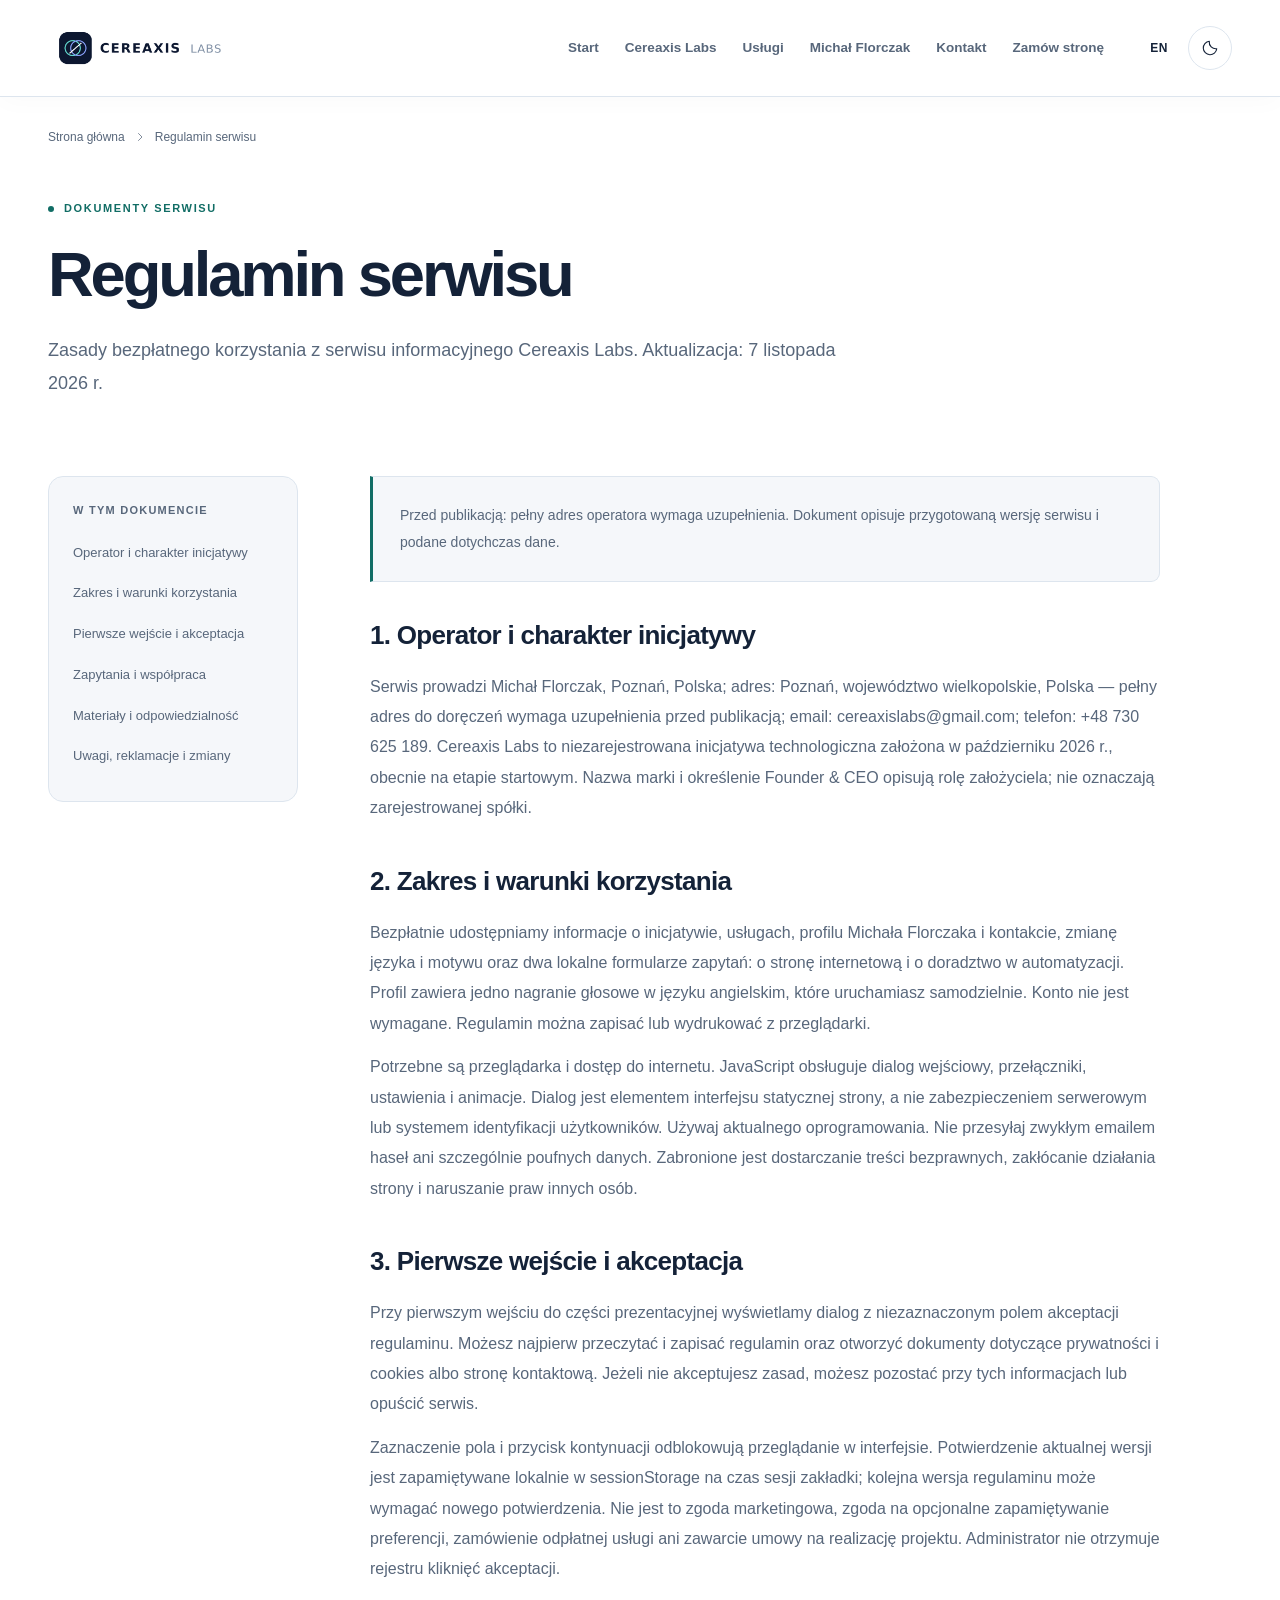
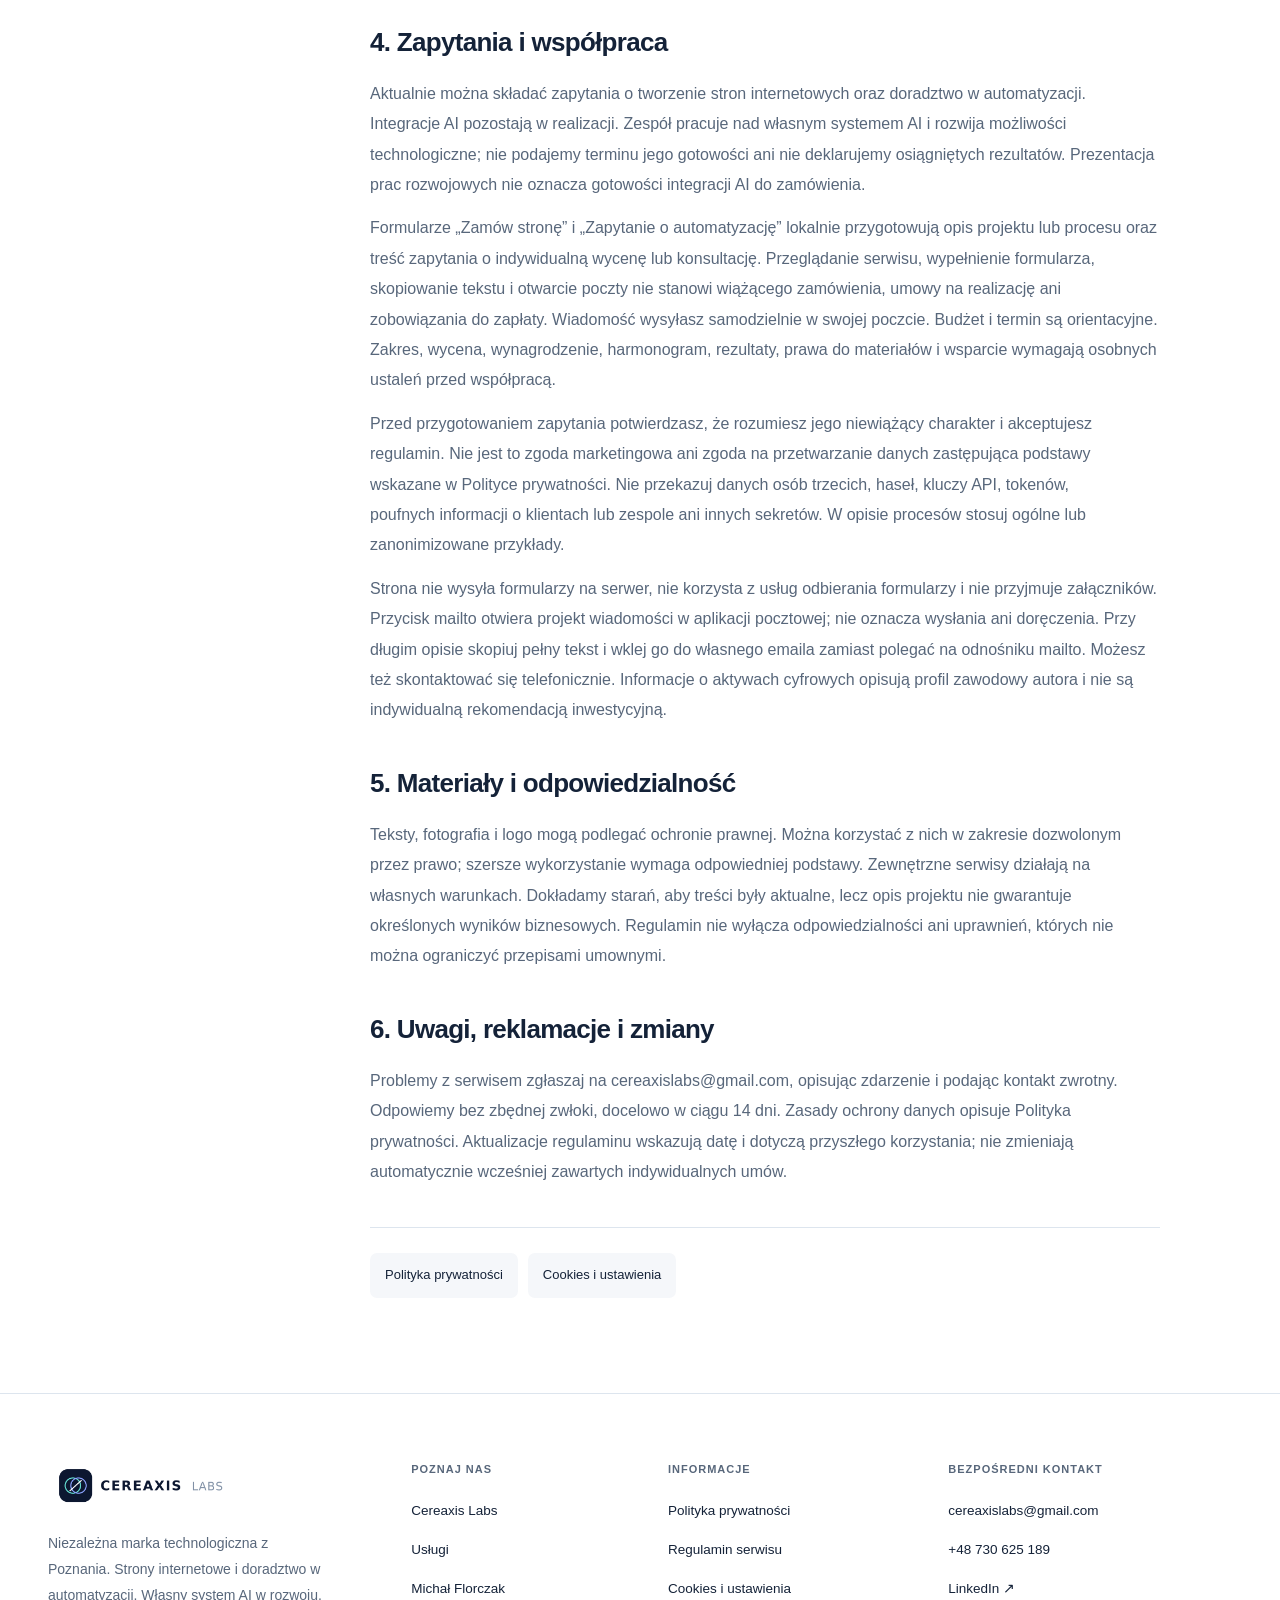
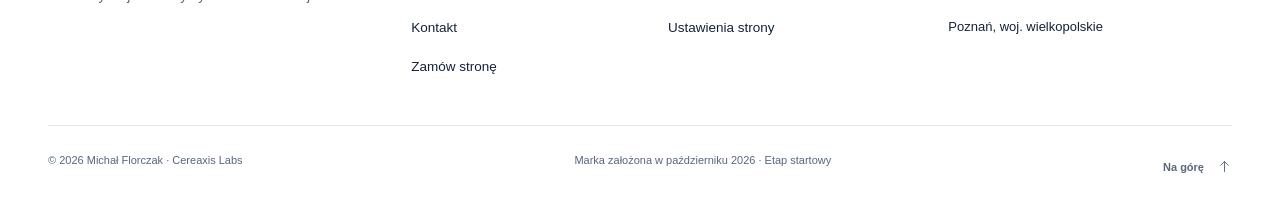
<file: regulamin.html>
<!doctype html>
<html lang="pl" data-theme="light"><head><meta charset="utf-8"><meta name="viewport" content="width=device-width, initial-scale=1"><meta name="theme-color" content="#ffffff">
<title data-pl="Regulamin serwisu — Cereaxis Labs" data-en="Website terms — Cereaxis Labs">Regulamin serwisu — Cereaxis Labs</title>
<meta name="description" content="Zasady bezpłatnego korzystania z serwisu informacyjnego Cereaxis Labs. Aktualizacja: 7 listopada 2026 r." data-pl="Zasady bezpłatnego korzystania z serwisu informacyjnego Cereaxis Labs. Aktualizacja: 7 listopada 2026 r." data-en="Terms for using the free Cereaxis Labs informational website. Updated: 7 November 2026.">
<meta property="og:type" content="website"><meta property="og:site_name" content="Cereaxis Labs"><meta property="og:title" content="Regulamin serwisu — Cereaxis Labs" data-pl="Regulamin serwisu — Cereaxis Labs" data-en="Website terms — Cereaxis Labs"><meta property="og:description" content="Zasady bezpłatnego korzystania z serwisu informacyjnego Cereaxis Labs. Aktualizacja: 7 listopada 2026 r." data-pl="Zasady bezpłatnego korzystania z serwisu informacyjnego Cereaxis Labs. Aktualizacja: 7 listopada 2026 r." data-en="Terms for using the free Cereaxis Labs informational website. Updated: 7 November 2026.">
<link rel="icon" href="assets/cereaxis-labs-icon.png" type="image/png"><script>document.documentElement.classList.add('js');
try {
 var p=JSON.parse(localStorage.getItem('cereaxis.preferences.v2')||'null');
 if(p&&p.consent===true&&p.expires>Date.now()){
  if(p.theme==='dark'||p.theme==='light')document.documentElement.dataset.theme=p.theme;
  if(p.lang==='en'||p.lang==='pl')document.documentElement.lang=p.lang;
 }else if(p){localStorage.removeItem('cereaxis.preferences.v2');}
}catch(_){}
try{var q=new URLSearchParams(location.search);if(q.get('theme')==='dark'||q.get('theme')==='light')document.documentElement.dataset.theme=q.get('theme');if(q.get('lang')==='en'||q.get('lang')==='pl')document.documentElement.lang=q.get('lang');}catch(_){}</script><link rel="stylesheet" href="assets/site.css?v=f56a594e5f"><link rel="stylesheet" href="assets/refinements.css?v=23b7372c56"><link rel="stylesheet" href="assets/interactions.css?v=6615afb9a2"><script src="assets/site.js?v=04f3d5b48e" defer></script><script src="assets/experience.js?v=4e5455bf96" defer></script></head>
<body id="top" data-entry-required="false"><a href="#main" class="skip"><span data-pl="Przejdź do treści" data-en="Skip to content">Przejdź do treści</span></a>
    <header class="site-header"><div class="wrap header-inner">
      <a class="logo-link" href="index.html" aria-label="Cereaxis Labs — strona główna" data-aria-pl="Cereaxis Labs — strona główna" data-aria-en="Cereaxis Labs — home"><span class="logo-well"><img class="brand-logo" src="assets/cereaxis-labs-logo.png" alt="Cereaxis Labs" width="1520" height="264" decoding="async"></span></a>
      <nav id="primary-nav" class="nav-links" aria-label="Menu główne" data-aria-pl="Menu główne" data-aria-en="Main navigation"><a href="index.html"><span data-pl="Start" data-en="Home">Start</span></a><a href="cereaxis-labs.html"><span data-pl="Cereaxis Labs" data-en="Cereaxis Labs">Cereaxis Labs</span></a><a href="uslugi.html"><span data-pl="Usługi" data-en="Services">Usługi</span></a><a href="michal-florczak.html"><span data-pl="Michał Florczak" data-en="Michał Florczak">Michał Florczak</span></a><a href="kontakt.html"><span data-pl="Kontakt" data-en="Contact">Kontakt</span></a><a href="zamow-strone.html"><span data-pl="Zamów stronę" data-en="Request a website">Zamów stronę</span></a><div class="mobile-nav-meta">Cereaxis Labs · Poznań<br><span data-pl="Technologia zaczyna się od dobrej rozmowy." data-en="Good technology starts with a conversation.">Technologia zaczyna się od dobrej rozmowy.</span></div></nav>
      <div class="controls"><button class="control language-control" id="language-toggle" type="button" aria-label="Przełącz na język angielski" title="Przełącz na język angielski" lang="en"><span>EN</span></button><button class="control" id="theme-toggle" type="button" aria-label="Włącz ciemny motyw" title="Włącz ciemny motyw"><svg class="moon" viewBox="0 0 24 24" fill="none" stroke="currentColor" stroke-width="1.5" stroke-linecap="round" stroke-linejoin="round" aria-hidden="true"><path d="M21 13A9 9 0 0 1 11 3 9 9 0 1 0 21 13Z"/></svg><svg class="sun" viewBox="0 0 24 24" fill="none" stroke="currentColor" stroke-width="1.5" stroke-linecap="round" stroke-linejoin="round" aria-hidden="true"><circle cx="12" cy="12" r="4"/><path d="M12 2v2m0 16v2M2 12h2m16 0h2M5 5l1 1m12 12 1 1m0-14-1 1M6 18l-1 1"/></svg></button><button class="control menu-control" id="menu-toggle" type="button" aria-label="Otwórz menu" aria-controls="primary-nav" aria-expanded="false"><svg class="menu-lines" viewBox="0 0 24 24" fill="none" stroke="currentColor" stroke-width="1.5" stroke-linecap="round" stroke-linejoin="round" aria-hidden="true"><path d="M4 8h16M4 16h16"/></svg><svg class="menu-x" viewBox="0 0 24 24" fill="none" stroke="currentColor" stroke-width="1.5" stroke-linecap="round" stroke-linejoin="round" aria-hidden="true"><path d="m6 6 12 12M6 18 18 6"/></svg></button></div>
    </div><div class="reading-progress" aria-hidden="true"></div></header><main id="main" tabindex="-1"><div class="wrap breadcrumb"><a href="index.html"><span data-pl="Strona główna" data-en="Home">Strona główna</span></a><svg class="" viewBox="0 0 24 24" fill="none" stroke="currentColor" stroke-width="1.5" stroke-linecap="round" stroke-linejoin="round" aria-hidden="true"><path d="m9 5 7 7-7 7"/></svg><span data-pl="Regulamin serwisu" data-en="Website terms">Regulamin serwisu</span></div><section class="page-hero"><div class="wrap"><div data-pl="Dokumenty serwisu" data-en="Website documents" class="eyebrow">Dokumenty serwisu</div><h1 data-pl="Regulamin serwisu" data-en="Website terms">Regulamin serwisu</h1><p data-pl="Zasady bezpłatnego korzystania z serwisu informacyjnego Cereaxis Labs. Aktualizacja: 7 listopada 2026 r." data-en="Terms for using the free Cereaxis Labs informational website. Updated: 7 November 2026." class="lead">Zasady bezpłatnego korzystania z serwisu informacyjnego Cereaxis Labs. Aktualizacja: 7 listopada 2026 r.</p></div></section><div class="wrap legal-layout"><aside class="legal-toc"><div data-pl="W tym dokumencie" data-en="On this page" class="overline">W tym dokumencie</div><a href="#operator"><span data-pl="Operator i charakter inicjatywy" data-en="Operator and initiative">Operator i charakter inicjatywy</span></a><a href="#funkcje"><span data-pl="Zakres i warunki korzystania" data-en="Scope and use">Zakres i warunki korzystania</span></a><a href="#wejscie"><span data-pl="Pierwsze wejście i akceptacja" data-en="First entry and acceptance">Pierwsze wejście i akceptacja</span></a><a href="#wspolpraca"><span data-pl="Zapytania i współpraca" data-en="Enquiries and collaboration">Zapytania i współpraca</span></a><a href="#prawa-materialy"><span data-pl="Materiały i odpowiedzialność" data-en="Materials and responsibility">Materiały i odpowiedzialność</span></a><a href="#reklamacje"><span data-pl="Uwagi, reklamacje i zmiany" data-en="Feedback, complaints and updates">Uwagi, reklamacje i zmiany</span></a></aside><article class="legal-content"><div class="note legal-readiness"><span data-pl="Przed publikacją: pełny adres operatora wymaga uzupełnienia. Dokument opisuje przygotowaną wersję serwisu i podane dotychczas dane." data-en="Before publication: the full operator address must be completed. This document describes the prepared website version and the information supplied so far.">Przed publikacją: pełny adres operatora wymaga uzupełnienia. Dokument opisuje przygotowaną wersję serwisu i podane dotychczas dane.</span></div><section class="legal-section" id="operator"><h2 data-pl="1. Operator i charakter inicjatywy" data-en="1. Operator and initiative">1. Operator i charakter inicjatywy</h2><p data-pl="Serwis prowadzi Michał Florczak, Poznań, Polska; adres: Poznań, województwo wielkopolskie, Polska — pełny adres do doręczeń wymaga uzupełnienia przed publikacją; email: cereaxislabs@gmail.com; telefon: +48 730 625 189. Cereaxis Labs to niezarejestrowana inicjatywa technologiczna założona w październiku 2026 r., obecnie na etapie startowym. Nazwa marki i określenie Founder &amp; CEO opisują rolę założyciela; nie oznaczają zarejestrowanej spółki." data-en="The website is operated by Michał Florczak, Poznań, Poland; address: Poznań, Greater Poland, Poland — the full correspondence address must be completed before publication; email: cereaxislabs@gmail.com; telephone: +48 730 625 189. Cereaxis Labs is an unregistered technology initiative founded in October 2026 and currently at an early stage. The brand name and Founder &amp; CEO designation describe the founder’s role; they do not identify a registered company.">Serwis prowadzi Michał Florczak, Poznań, Polska; adres: Poznań, województwo wielkopolskie, Polska — pełny adres do doręczeń wymaga uzupełnienia przed publikacją; email: cereaxislabs@gmail.com; telefon: +48 730 625 189. Cereaxis Labs to niezarejestrowana inicjatywa technologiczna założona w październiku 2026 r., obecnie na etapie startowym. Nazwa marki i określenie Founder &amp; CEO opisują rolę założyciela; nie oznaczają zarejestrowanej spółki.</p></section><section class="legal-section" id="funkcje"><h2 data-pl="2. Zakres i warunki korzystania" data-en="2. Scope and use">2. Zakres i warunki korzystania</h2><p data-pl="Bezpłatnie udostępniamy informacje o inicjatywie, usługach, profilu Michała Florczaka i kontakcie, zmianę języka i motywu oraz dwa lokalne formularze zapytań: o stronę internetową i o doradztwo w automatyzacji. Profil zawiera jedno nagranie głosowe w języku angielskim, które uruchamiasz samodzielnie. Konto nie jest wymagane. Regulamin można zapisać lub wydrukować z przeglądarki." data-en="We provide free information about the initiative, services, Michał Florczak’s profile and contact, language and theme controls, and two local enquiry forms: website creation and automation consulting. The profile contains one English voice recording that you start yourself. No account is required. These terms can be saved or printed from the browser.">Bezpłatnie udostępniamy informacje o inicjatywie, usługach, profilu Michała Florczaka i kontakcie, zmianę języka i motywu oraz dwa lokalne formularze zapytań: o stronę internetową i o doradztwo w automatyzacji. Profil zawiera jedno nagranie głosowe w języku angielskim, które uruchamiasz samodzielnie. Konto nie jest wymagane. Regulamin można zapisać lub wydrukować z przeglądarki.</p><p data-pl="Potrzebne są przeglądarka i dostęp do internetu. JavaScript obsługuje dialog wejściowy, przełączniki, ustawienia i animacje. Dialog jest elementem interfejsu statycznej strony, a nie zabezpieczeniem serwerowym lub systemem identyfikacji użytkowników. Używaj aktualnego oprogramowania. Nie przesyłaj zwykłym emailem haseł ani szczególnie poufnych danych. Zabronione jest dostarczanie treści bezprawnych, zakłócanie działania strony i naruszanie praw innych osób." data-en="A browser and internet access are required. JavaScript supports the entry dialog, controls, preferences and animations. The dialog is part of the static website interface, not server-side security or a user identification system. Use up-to-date software. Do not send passwords or particularly confidential data through ordinary email. Providing unlawful content, disrupting the website and infringing other people’s rights is prohibited.">Potrzebne są przeglądarka i dostęp do internetu. JavaScript obsługuje dialog wejściowy, przełączniki, ustawienia i animacje. Dialog jest elementem interfejsu statycznej strony, a nie zabezpieczeniem serwerowym lub systemem identyfikacji użytkowników. Używaj aktualnego oprogramowania. Nie przesyłaj zwykłym emailem haseł ani szczególnie poufnych danych. Zabronione jest dostarczanie treści bezprawnych, zakłócanie działania strony i naruszanie praw innych osób.</p></section><section class="legal-section" id="wejscie"><h2 data-pl="3. Pierwsze wejście i akceptacja" data-en="3. First entry and acceptance">3. Pierwsze wejście i akceptacja</h2><p data-pl="Przy pierwszym wejściu do części prezentacyjnej wyświetlamy dialog z niezaznaczonym polem akceptacji regulaminu. Możesz najpierw przeczytać i zapisać regulamin oraz otworzyć dokumenty dotyczące prywatności i cookies albo stronę kontaktową. Jeżeli nie akceptujesz zasad, możesz pozostać przy tych informacjach lub opuścić serwis." data-en="On first entry to the presentation pages, a dialog displays an unchecked terms acceptance box. You can first read and save the terms and open the privacy and cookies documents or contact page. If you do not accept the terms, you can keep accessing that information or leave the website.">Przy pierwszym wejściu do części prezentacyjnej wyświetlamy dialog z niezaznaczonym polem akceptacji regulaminu. Możesz najpierw przeczytać i zapisać regulamin oraz otworzyć dokumenty dotyczące prywatności i cookies albo stronę kontaktową. Jeżeli nie akceptujesz zasad, możesz pozostać przy tych informacjach lub opuścić serwis.</p><p data-pl="Zaznaczenie pola i przycisk kontynuacji odblokowują przeglądanie w interfejsie. Potwierdzenie aktualnej wersji jest zapamiętywane lokalnie w sessionStorage na czas sesji zakładki; kolejna wersja regulaminu może wymagać nowego potwierdzenia. Nie jest to zgoda marketingowa, zgoda na opcjonalne zapamiętywanie preferencji, zamówienie odpłatnej usługi ani zawarcie umowy na realizację projektu. Administrator nie otrzymuje rejestru kliknięć akceptacji." data-en="Ticking the box and pressing continue unlocks browsing in the interface. The current terms version is remembered locally in sessionStorage for the tab session; a new terms version may require another confirmation. This is not marketing consent, consent to optional preference storage, a paid service order or a project delivery contract. The controller does not receive an acceptance click log.">Zaznaczenie pola i przycisk kontynuacji odblokowują przeglądanie w interfejsie. Potwierdzenie aktualnej wersji jest zapamiętywane lokalnie w sessionStorage na czas sesji zakładki; kolejna wersja regulaminu może wymagać nowego potwierdzenia. Nie jest to zgoda marketingowa, zgoda na opcjonalne zapamiętywanie preferencji, zamówienie odpłatnej usługi ani zawarcie umowy na realizację projektu. Administrator nie otrzymuje rejestru kliknięć akceptacji.</p></section><section class="legal-section" id="wspolpraca"><h2 data-pl="4. Zapytania i współpraca" data-en="4. Enquiries and collaboration">4. Zapytania i współpraca</h2><p data-pl="Aktualnie można składać zapytania o tworzenie stron internetowych oraz doradztwo w automatyzacji. Integracje AI pozostają w realizacji. Zespół pracuje nad własnym systemem AI i rozwija możliwości technologiczne; nie podajemy terminu jego gotowości ani nie deklarujemy osiągniętych rezultatów. Prezentacja prac rozwojowych nie oznacza gotowości integracji AI do zamówienia." data-en="Enquiries are currently available for website creation and automation consulting. AI integrations remain in development. The team is working on its own AI system and expanding its technological capabilities; no readiness date or achieved results are claimed. Presenting development work does not make AI integrations available to order.">Aktualnie można składać zapytania o tworzenie stron internetowych oraz doradztwo w automatyzacji. Integracje AI pozostają w realizacji. Zespół pracuje nad własnym systemem AI i rozwija możliwości technologiczne; nie podajemy terminu jego gotowości ani nie deklarujemy osiągniętych rezultatów. Prezentacja prac rozwojowych nie oznacza gotowości integracji AI do zamówienia.</p><p data-pl="Formularze „Zamów stronę” i „Zapytanie o automatyzację” lokalnie przygotowują opis projektu lub procesu oraz treść zapytania o indywidualną wycenę lub konsultację. Przeglądanie serwisu, wypełnienie formularza, skopiowanie tekstu i otwarcie poczty nie stanowi wiążącego zamówienia, umowy na realizację ani zobowiązania do zapłaty. Wiadomość wysyłasz samodzielnie w swojej poczcie. Budżet i termin są orientacyjne. Zakres, wycena, wynagrodzenie, harmonogram, rezultaty, prawa do materiałów i wsparcie wymagają osobnych ustaleń przed współpracą." data-en="The “Order a website” and “Automation enquiry” forms locally prepare a project or process description and an individual quotation or consultation enquiry. Browsing, completing a form, copying its text or opening email is not a binding order, a delivery contract or an obligation to pay. You send the message yourself in your email application. Budget and timing are indicative. Scope, quotation, fees, schedule, deliverables, rights to materials and support require separate agreement before collaboration.">Formularze „Zamów stronę” i „Zapytanie o automatyzację” lokalnie przygotowują opis projektu lub procesu oraz treść zapytania o indywidualną wycenę lub konsultację. Przeglądanie serwisu, wypełnienie formularza, skopiowanie tekstu i otwarcie poczty nie stanowi wiążącego zamówienia, umowy na realizację ani zobowiązania do zapłaty. Wiadomość wysyłasz samodzielnie w swojej poczcie. Budżet i termin są orientacyjne. Zakres, wycena, wynagrodzenie, harmonogram, rezultaty, prawa do materiałów i wsparcie wymagają osobnych ustaleń przed współpracą.</p><p data-pl="Przed przygotowaniem zapytania potwierdzasz, że rozumiesz jego niewiążący charakter i akceptujesz regulamin. Nie jest to zgoda marketingowa ani zgoda na przetwarzanie danych zastępująca podstawy wskazane w Polityce prywatności. Nie przekazuj danych osób trzecich, haseł, kluczy API, tokenów, poufnych informacji o klientach lub zespole ani innych sekretów. W opisie procesów stosuj ogólne lub zanonimizowane przykłady." data-en="Before preparing an enquiry, you confirm that you understand it is non-binding and accept the terms. This is not marketing consent or a data-processing consent replacing the bases stated in the Privacy policy. Do not provide third-party personal data, passwords, API keys, tokens, confidential client or team information or other secrets. Use general or anonymised examples when describing processes.">Przed przygotowaniem zapytania potwierdzasz, że rozumiesz jego niewiążący charakter i akceptujesz regulamin. Nie jest to zgoda marketingowa ani zgoda na przetwarzanie danych zastępująca podstawy wskazane w Polityce prywatności. Nie przekazuj danych osób trzecich, haseł, kluczy API, tokenów, poufnych informacji o klientach lub zespole ani innych sekretów. W opisie procesów stosuj ogólne lub zanonimizowane przykłady.</p><p data-pl="Strona nie wysyła formularzy na serwer, nie korzysta z usług odbierania formularzy i nie przyjmuje załączników. Przycisk mailto otwiera projekt wiadomości w aplikacji pocztowej; nie oznacza wysłania ani doręczenia. Przy długim opisie skopiuj pełny tekst i wklej go do własnego emaila zamiast polegać na odnośniku mailto. Możesz też skontaktować się telefonicznie. Informacje o aktywach cyfrowych opisują profil zawodowy autora i nie są indywidualną rekomendacją inwestycyjną." data-en="The website does not send forms to a server, use form receiving services or accept attachments. The mailto button opens a draft in your email application; this does not mean it has been sent or delivered. For a long description, copy the complete text and paste it into your own email instead of relying on the mailto link. You may also contact us by telephone. Digital asset information describes the author’s professional profile and is not a personal investment recommendation.">Strona nie wysyła formularzy na serwer, nie korzysta z usług odbierania formularzy i nie przyjmuje załączników. Przycisk mailto otwiera projekt wiadomości w aplikacji pocztowej; nie oznacza wysłania ani doręczenia. Przy długim opisie skopiuj pełny tekst i wklej go do własnego emaila zamiast polegać na odnośniku mailto. Możesz też skontaktować się telefonicznie. Informacje o aktywach cyfrowych opisują profil zawodowy autora i nie są indywidualną rekomendacją inwestycyjną.</p></section><section class="legal-section" id="prawa-materialy"><h2 data-pl="5. Materiały i odpowiedzialność" data-en="5. Materials and responsibility">5. Materiały i odpowiedzialność</h2><p data-pl="Teksty, fotografia i logo mogą podlegać ochronie prawnej. Można korzystać z nich w zakresie dozwolonym przez prawo; szersze wykorzystanie wymaga odpowiedniej podstawy. Zewnętrzne serwisy działają na własnych warunkach. Dokładamy starań, aby treści były aktualne, lecz opis projektu nie gwarantuje określonych wyników biznesowych. Regulamin nie wyłącza odpowiedzialności ani uprawnień, których nie można ograniczyć przepisami umownymi." data-en="Text, the photograph and logo may be legally protected. They may be used as permitted by law; broader use requires an appropriate legal basis. External services operate under their own terms. We aim to keep information current, but a project description does not guarantee particular business results. These terms do not exclude responsibility or rights that cannot lawfully be limited by agreement.">Teksty, fotografia i logo mogą podlegać ochronie prawnej. Można korzystać z nich w zakresie dozwolonym przez prawo; szersze wykorzystanie wymaga odpowiedniej podstawy. Zewnętrzne serwisy działają na własnych warunkach. Dokładamy starań, aby treści były aktualne, lecz opis projektu nie gwarantuje określonych wyników biznesowych. Regulamin nie wyłącza odpowiedzialności ani uprawnień, których nie można ograniczyć przepisami umownymi.</p></section><section class="legal-section" id="reklamacje"><h2 data-pl="6. Uwagi, reklamacje i zmiany" data-en="6. Feedback, complaints and updates">6. Uwagi, reklamacje i zmiany</h2><p data-pl="Problemy z serwisem zgłaszaj na cereaxislabs@gmail.com, opisując zdarzenie i podając kontakt zwrotny. Odpowiemy bez zbędnej zwłoki, docelowo w ciągu 14 dni. Zasady ochrony danych opisuje Polityka prywatności. Aktualizacje regulaminu wskazują datę i dotyczą przyszłego korzystania; nie zmieniają automatycznie wcześniej zawartych indywidualnych umów." data-en="Report website issues to cereaxislabs@gmail.com, describing the incident and providing a return contact. We will respond without undue delay, aiming for 14 days. Data protection is explained in the Privacy policy. Updates to these terms show their date and apply to future use; they do not automatically amend previously agreed individual contracts.">Problemy z serwisem zgłaszaj na cereaxislabs@gmail.com, opisując zdarzenie i podając kontakt zwrotny. Odpowiemy bez zbędnej zwłoki, docelowo w ciągu 14 dni. Zasady ochrony danych opisuje Polityka prywatności. Aktualizacje regulaminu wskazują datę i dotyczą przyszłego korzystania; nie zmieniają automatycznie wcześniej zawartych indywidualnych umów.</p></section><div class="legal-related"><a href="polityka-prywatnosci.html"><span data-pl="Polityka prywatności" data-en="Privacy policy">Polityka prywatności</span></a><a href="pliki-cookies.html"><span data-pl="Cookies i ustawienia" data-en="Cookies &amp; preferences">Cookies i ustawienia</span></a></div></article></div></main><footer class="site-footer"><div class="wrap"><div class="footer-grid">
      <div class="footer-brand"><a class="logo-link" href="index.html" aria-label="Cereaxis Labs"><span class="logo-well"><img class="brand-logo" src="assets/cereaxis-labs-logo.png" alt="Cereaxis Labs" width="1520" height="264" decoding="async"></span></a><p data-pl="Niezależna marka technologiczna z Poznania. Strony internetowe i doradztwo w automatyzacji. Własny system AI w rozwoju." data-en="An independent technology brand from Poznań, Poland. Websites and automation consulting. Our own AI system in development.">Niezależna marka technologiczna z Poznania. Strony internetowe i doradztwo w automatyzacji. Własny system AI w rozwoju.</p></div>
      <div><div class="footer-col-title"><span data-pl="Poznaj nas" data-en="Explore">Poznaj nas</span></div><div class="footer-links"><a href="cereaxis-labs.html"><span data-pl="Cereaxis Labs" data-en="Cereaxis Labs">Cereaxis Labs</span></a><a href="uslugi.html"><span data-pl="Usługi" data-en="Services">Usługi</span></a><a href="michal-florczak.html"><span data-pl="Michał Florczak" data-en="Michał Florczak">Michał Florczak</span></a><a href="kontakt.html"><span data-pl="Kontakt" data-en="Contact">Kontakt</span></a><a href="zamow-strone.html"><span data-pl="Zamów stronę" data-en="Request a website">Zamów stronę</span></a></div></div>
      <div><div class="footer-col-title"><span data-pl="Informacje" data-en="Information">Informacje</span></div><div class="footer-links"><a href="polityka-prywatnosci.html"><span data-pl="Polityka prywatności" data-en="Privacy policy">Polityka prywatności</span></a><a href="regulamin.html"><span data-pl="Regulamin serwisu" data-en="Website terms">Regulamin serwisu</span></a><a href="pliki-cookies.html"><span data-pl="Cookies i ustawienia" data-en="Cookies &amp; preferences">Cookies i ustawienia</span></a><button type="button" data-open-settings><span data-pl="Ustawienia strony" data-en="Website preferences">Ustawienia strony</span></button></div></div>
      <div class="footer-contact"><div class="footer-col-title"><span data-pl="Bezpośredni kontakt" data-en="Direct contact">Bezpośredni kontakt</span></div><div class="footer-links"><a href="mailto:cereaxislabs@gmail.com">cereaxislabs@gmail.com</a><a href="tel:+48730625189">+48 730 625 189</a><a href="https://www.linkedin.com/in/micha%C5%82florczak/" target="_blank" rel="noopener noreferrer">LinkedIn ↗ <span data-pl="(nowa karta)" data-en="(new tab)" class="sr-only">(nowa karta)</span></a><span data-pl="Poznań, woj. wielkopolskie" data-en="Poznań, Greater Poland">Poznań, woj. wielkopolskie</span></div></div>
    </div><div class="footer-bottom"><span>© <span id="copyright-year">2026</span> Michał Florczak · Cereaxis Labs</span><span data-pl="Marka założona w październiku 2026 · Etap startowy" data-en="Founded in October 2026 · Early-stage venture">Marka założona w październiku 2026 · Etap startowy</span><a class="link-arrow" href="#top"><span data-pl="Na górę" data-en="Back to top">Na górę</span><svg class="" viewBox="0 0 24 24" fill="none" stroke="currentColor" stroke-width="1.5" stroke-linecap="round" stroke-linejoin="round" aria-hidden="true"><path d="M12 20V4m-6 6 6-6 6 6"/></svg></a></div></div></footer><dialog class="settings-dialog" id="site-settings" aria-labelledby="settings-title"><div class="settings-head"><h2 data-pl="Ustawienia strony" data-en="Website preferences" id="settings-title">Ustawienia strony</h2><button type="button" class="control" id="close-settings" aria-label="Zamknij ustawienia" data-aria-pl="Zamknij ustawienia" data-aria-en="Close preferences"><svg class="" viewBox="0 0 24 24" fill="none" stroke="currentColor" stroke-width="1.5" stroke-linecap="round" stroke-linejoin="round" aria-hidden="true"><path d="m6 6 12 12M6 18 18 6"/></svg></button></div>
      <p data-pl="Dostosuj język i wygląd. Strona działa także bez zapisywania ustawień na urządzeniu." data-en="Choose your language and appearance. The website also works without storing preferences on your device.">Dostosuj język i wygląd. Strona działa także bez zapisywania ustawień na urządzeniu.</p>
      <form id="settings-form"><fieldset><legend><span data-pl="Język" data-en="Language">Język</span></legend><div class="radio-options"><label><input type="radio" name="language" value="pl" checked>Polski</label><label><input type="radio" name="language" value="en">English</label></div></fieldset><fieldset><legend><span data-pl="Motyw" data-en="Appearance">Motyw</span></legend><div class="radio-options"><label><input type="radio" name="theme" value="light" checked><span data-pl="Jasny" data-en="Light">Jasny</span></label><label><input type="radio" name="theme" value="dark"><span data-pl="Ciemny" data-en="Dark">Ciemny</span></label></div></fieldset>
      <label class="remember-label"><input type="checkbox" id="remember-preferences"><span data-pl="Zapamiętaj ustawienia na tym urządzeniu" data-en="Remember preferences on this device">Zapamiętaj ustawienia na tym urządzeniu</span></label><p data-pl="Dobrowolnie zezwalasz na zapis języka i motywu w przeglądarce na 180 dni od zapisania. Bez zaznaczenia wybór jest przenoszony wyłącznie w adresach podstron. Zapis możesz usunąć w dowolnym momencie." data-en="You optionally allow your browser to store your language and theme for 180 days after saving. Otherwise, your choices are passed only in page links. You can delete saved preferences at any time." class="remember-help">Dobrowolnie zezwalasz na zapis języka i motywu w przeglądarce na 180 dni od zapisania. Bez zaznaczenia wybór jest przenoszony wyłącznie w adresach podstron. Zapis możesz usunąć w dowolnym momencie.</p>
      <div class="settings-actions"><button type="submit" class="button button-primary"><span data-pl="Zastosuj ustawienia" data-en="Apply preferences">Zastosuj ustawienia</span></button><button type="button" id="reset-preferences" class="button button-outline"><span data-pl="Przywróć domyślne" data-en="Restore defaults">Przywróć domyślne</span></button></div></form><div class="settings-links"><span data-pl="Więcej informacji:" data-en="Read more:">Więcej informacji:</span> <a href="pliki-cookies.html"><span data-pl="Cookies i ustawienia" data-en="Cookies &amp; preferences">Cookies i ustawienia</span></a></div></dialog><div class="toast" id="status-message" role="status" aria-live="polite"></div><dialog id="site-entry" class="entry-dialog" aria-labelledby="entry-title" aria-describedby="entry-description" data-version="2026-11-07">
    <div class="entry-brand"><a href="regulamin.html" aria-label="Cereaxis Labs — regulamin" data-aria-pl="Cereaxis Labs — regulamin" data-aria-en="Cereaxis Labs — website terms"><span class="logo-well"><img class="brand-logo" src="assets/cereaxis-labs-logo.png" alt="Cereaxis Labs" width="1520" height="264" decoding="async"></span></a><div class="entry-language" aria-label="Language"><button type="button" data-entry-language="pl" lang="pl" aria-pressed="true">PL</button><button type="button" data-entry-language="en" lang="en" aria-pressed="false">EN</button></div></div>
    <div class="entry-symbol" aria-hidden="true"><svg class="" viewBox="0 0 24 24" fill="none" stroke="currentColor" stroke-width="1.5" stroke-linecap="round" stroke-linejoin="round" aria-hidden="true"><path d="m12 3 10 6-10 6L2 9l10-6Zm-10 12 10 6 10-6M2 12l10 6 10-6"/></svg></div>
    <div data-pl="Witaj w Cereaxis Labs" data-en="Welcome to Cereaxis Labs" class="eyebrow">Witaj w Cereaxis Labs</div>
    <h2 id="entry-title" data-pl="Poznajmy zasady. Potem możliwości." data-en="First, the terms. Then, the possibilities." class="entry-title">Poznajmy zasady. Potem możliwości.</h2>
    <p data-pl="Zanim przejdziesz do serwisu, zapoznaj się z regulaminem i potwierdź jego akceptację. Dokumenty oraz kontakt do operatora są dostępne poniżej." data-en="Before entering the website, read and accept the website terms. The documents and operator contact details are available below." class="entry-description" id="entry-description">Zanim przejdziesz do serwisu, zapoznaj się z regulaminem i potwierdź jego akceptację. Dokumenty oraz kontakt do operatora są dostępne poniżej.</p>
    <nav class="entry-documents" aria-label="Dokumenty serwisu" data-aria-pl="Dokumenty serwisu" data-aria-en="Website documents"><a href="regulamin.html"><span data-pl="Regulamin serwisu" data-en="Website terms">Regulamin serwisu</span><svg class="" viewBox="0 0 24 24" fill="none" stroke="currentColor" stroke-width="1.5" stroke-linecap="round" stroke-linejoin="round" aria-hidden="true"><path d="M6 18 18 6M6 6h12v12"/></svg></a><a href="polityka-prywatnosci.html"><span data-pl="Polityka prywatności" data-en="Privacy policy">Polityka prywatności</span><svg class="" viewBox="0 0 24 24" fill="none" stroke="currentColor" stroke-width="1.5" stroke-linecap="round" stroke-linejoin="round" aria-hidden="true"><path d="M6 18 18 6M6 6h12v12"/></svg></a><a href="pliki-cookies.html"><span data-pl="Cookies i ustawienia" data-en="Cookies &amp; preferences">Cookies i ustawienia</span><svg class="" viewBox="0 0 24 24" fill="none" stroke="currentColor" stroke-width="1.5" stroke-linecap="round" stroke-linejoin="round" aria-hidden="true"><path d="M6 18 18 6M6 6h12v12"/></svg></a><a href="kontakt.html"><span data-pl="Kontakt do operatora" data-en="Contact the operator">Kontakt do operatora</span><svg class="" viewBox="0 0 24 24" fill="none" stroke="currentColor" stroke-width="1.5" stroke-linecap="round" stroke-linejoin="round" aria-hidden="true"><path d="M6 18 18 6M6 6h12v12"/></svg></a></nav>
    <form id="entry-form"><label class="entry-accept"><input id="entry-accept" type="checkbox" required><span><span data-pl="Zapoznałem(-am) się z regulaminem serwisu i akceptuję jego postanowienia." data-en="I have read and accept the website terms.">Zapoznałem(-am) się z regulaminem serwisu i akceptuję jego postanowienia.</span></span></label><button id="entry-continue" type="submit" class="button button-primary" disabled><span data-pl="Akceptuję i przechodzę do strony" data-en="Accept and enter the website">Akceptuję i przechodzę do strony</span><svg class="" viewBox="0 0 24 24" fill="none" stroke="currentColor" stroke-width="1.5" stroke-linecap="round" stroke-linejoin="round" aria-hidden="true"><path d="M5 12h14m-6-6 6 6-6 6"/></svg></button></form>
    <p data-pl="Akceptacja dotyczy zasad korzystania z serwisu. Nie jest zgodą marketingową ani zamówieniem usługi. Potwierdzenie zapamiętujemy tylko w tej sesji przeglądarki." data-en="Acceptance concerns the website terms. It is not marketing consent or an order for services. Your confirmation is remembered only for this browser session." class="entry-footnote">Akceptacja dotyczy zasad korzystania z serwisu. Nie jest zgodą marketingową ani zamówieniem usługi. Potwierdzenie zapamiętujemy tylko w tej sesji przeglądarki.</p>
    </dialog><a href="#top" class="back-top" aria-label="Wróć na górę" data-aria-pl="Wróć na górę" data-aria-en="Back to top"><svg class="" viewBox="0 0 24 24" fill="none" stroke="currentColor" stroke-width="1.5" stroke-linecap="round" stroke-linejoin="round" aria-hidden="true"><path d="M12 20V4m-6 6 6-6 6 6"/></svg></a></body></html>
</file>
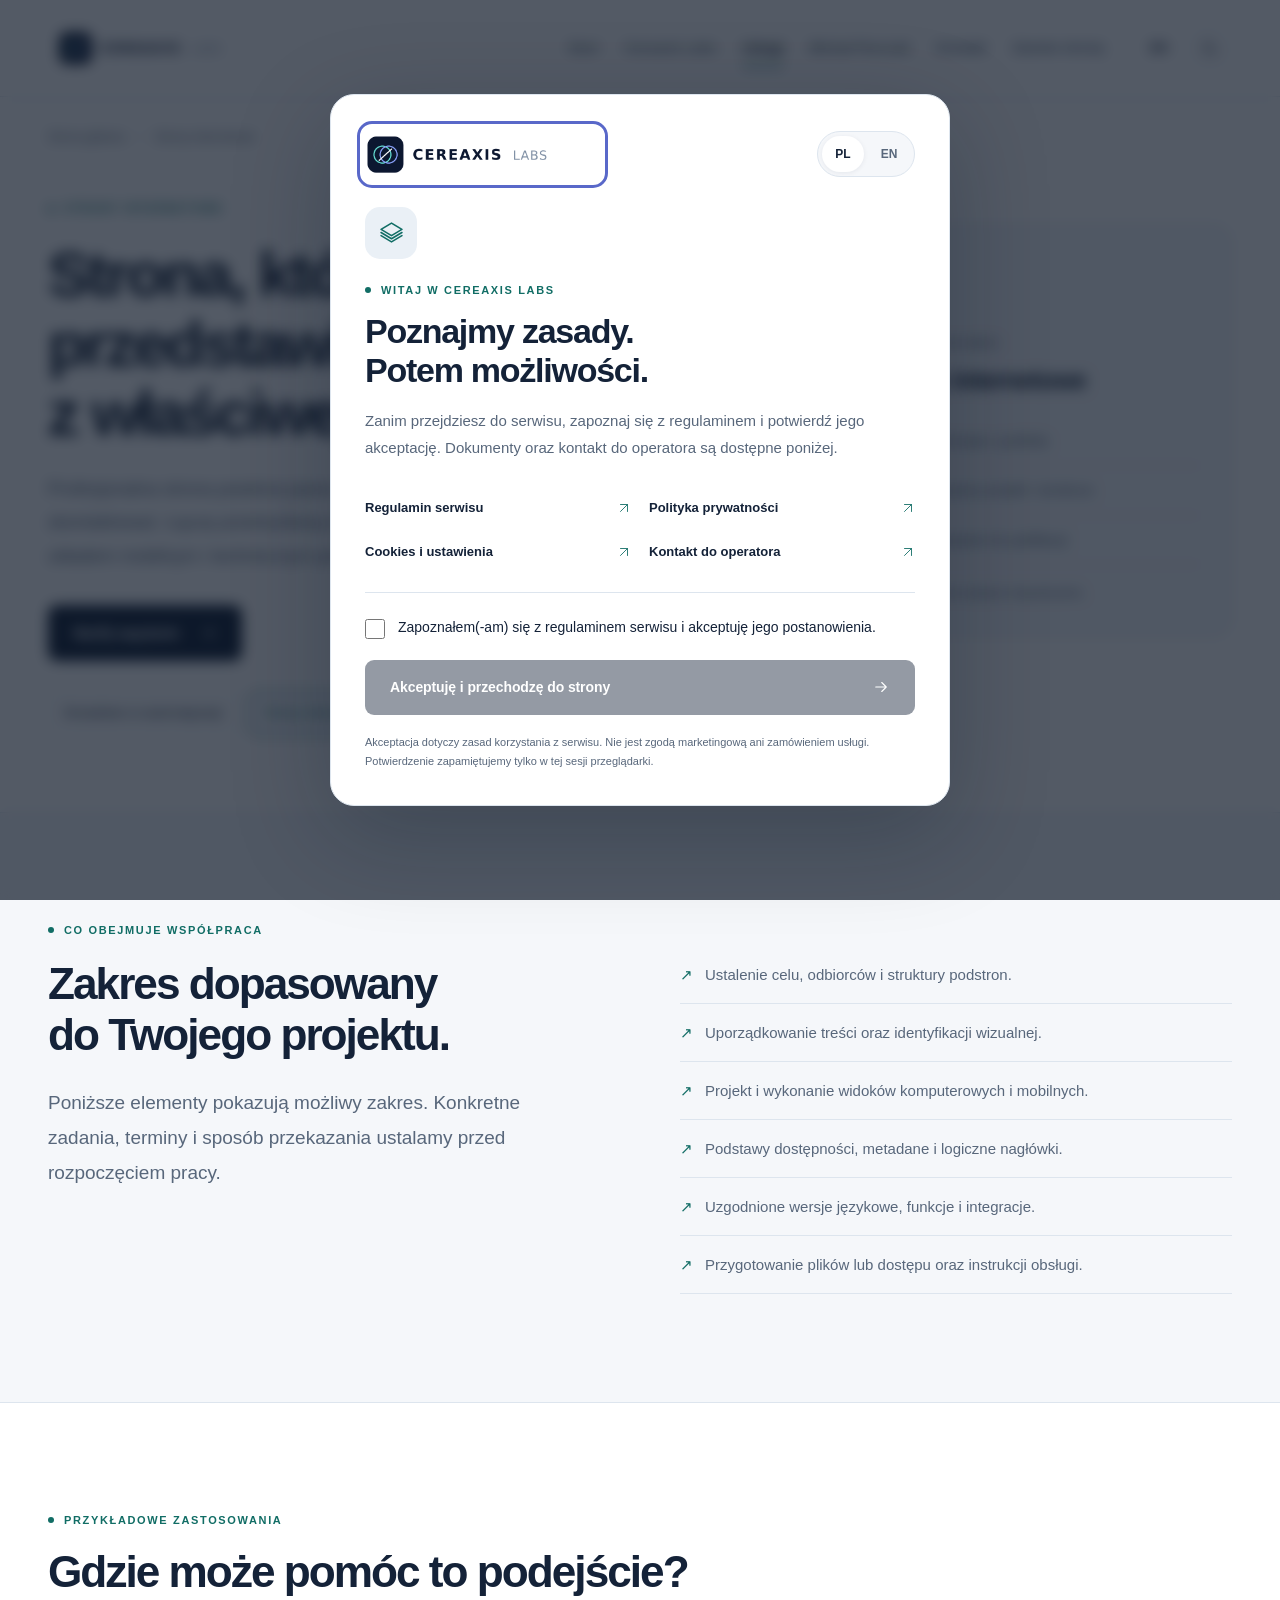
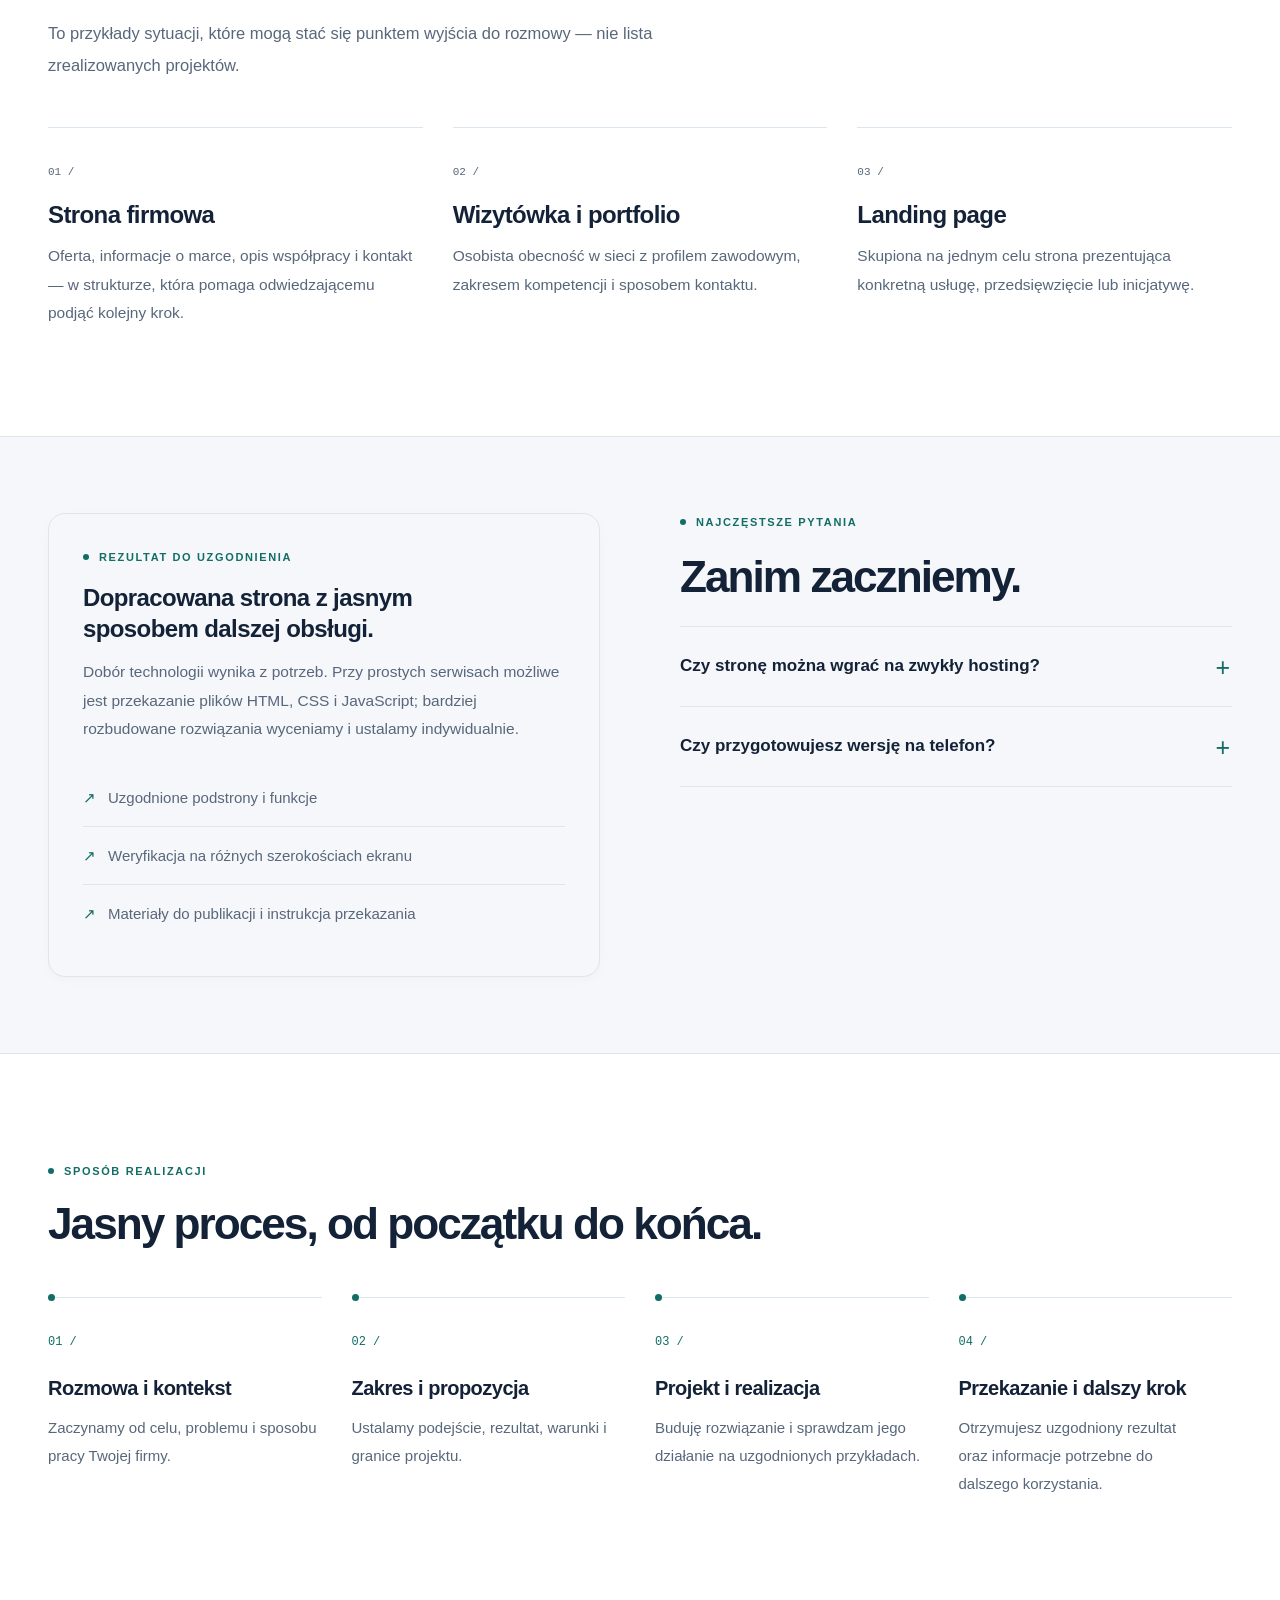
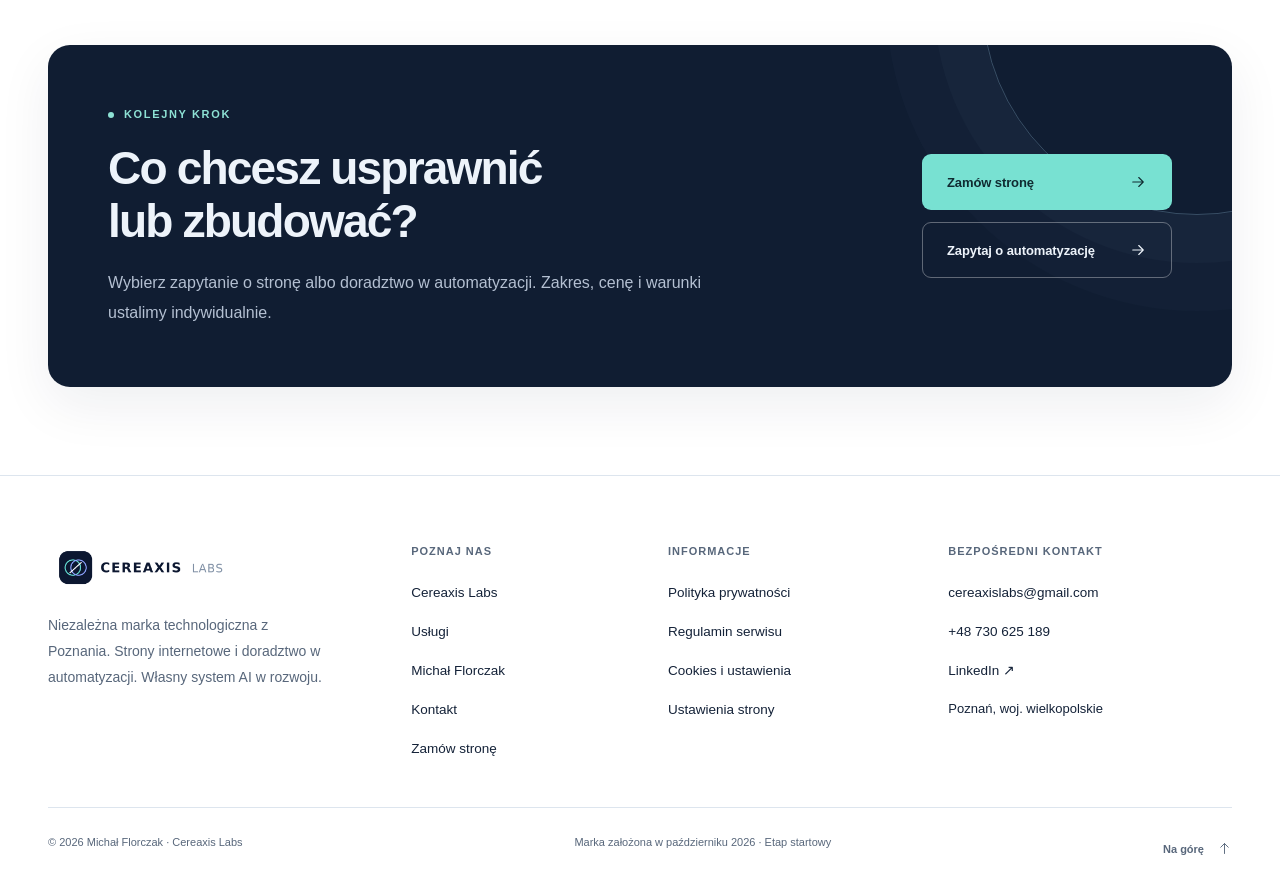
<file: strony-internetowe.html>
<!doctype html>
<html lang="pl" data-theme="light"><head><meta charset="utf-8"><meta name="viewport" content="width=device-width, initial-scale=1"><meta name="theme-color" content="#ffffff">
<title data-pl="Strony internetowe — Cereaxis Labs" data-en="Websites — Cereaxis Labs">Strony internetowe — Cereaxis Labs</title>
<meta name="description" content="Projektuję i tworzę strony firmowe, portfolio oraz landing pages. Czytelne, spójne z marką i wygodne na każdym ekranie." data-pl="Projektuję i tworzę strony firmowe, portfolio oraz landing pages. Czytelne, spójne z marką i wygodne na każdym ekranie." data-en="I design and build business websites, portfolios and landing pages. Clear, aligned with your brand and comfortable on every screen.">
<meta property="og:type" content="website"><meta property="og:site_name" content="Cereaxis Labs"><meta property="og:title" content="Strony internetowe — Cereaxis Labs" data-pl="Strony internetowe — Cereaxis Labs" data-en="Websites — Cereaxis Labs"><meta property="og:description" content="Projektuję i tworzę strony firmowe, portfolio oraz landing pages. Czytelne, spójne z marką i wygodne na każdym ekranie." data-pl="Projektuję i tworzę strony firmowe, portfolio oraz landing pages. Czytelne, spójne z marką i wygodne na każdym ekranie." data-en="I design and build business websites, portfolios and landing pages. Clear, aligned with your brand and comfortable on every screen.">
<link rel="icon" href="assets/cereaxis-labs-icon.png" type="image/png"><script>document.documentElement.classList.add('js');
try {
 var p=JSON.parse(localStorage.getItem('cereaxis.preferences.v2')||'null');
 if(p&&p.consent===true&&p.expires>Date.now()){
  if(p.theme==='dark'||p.theme==='light')document.documentElement.dataset.theme=p.theme;
  if(p.lang==='en'||p.lang==='pl')document.documentElement.lang=p.lang;
 }else if(p){localStorage.removeItem('cereaxis.preferences.v2');}
}catch(_){}
try{var q=new URLSearchParams(location.search);if(q.get('theme')==='dark'||q.get('theme')==='light')document.documentElement.dataset.theme=q.get('theme');if(q.get('lang')==='en'||q.get('lang')==='pl')document.documentElement.lang=q.get('lang');}catch(_){}</script><link rel="stylesheet" href="assets/site.css?v=f56a594e5f"><link rel="stylesheet" href="assets/refinements.css?v=23b7372c56"><link rel="stylesheet" href="assets/interactions.css?v=6615afb9a2"><script src="assets/site.js?v=04f3d5b48e" defer></script><script src="assets/experience.js?v=4e5455bf96" defer></script></head>
<body id="top" data-entry-required="true"><a href="#main" class="skip"><span data-pl="Przejdź do treści" data-en="Skip to content">Przejdź do treści</span></a>
    <header class="site-header"><div class="wrap header-inner">
      <a class="logo-link" href="index.html" aria-label="Cereaxis Labs — strona główna" data-aria-pl="Cereaxis Labs — strona główna" data-aria-en="Cereaxis Labs — home"><span class="logo-well"><img class="brand-logo" src="assets/cereaxis-labs-logo.png" alt="Cereaxis Labs" width="1520" height="264" decoding="async"></span></a>
      <nav id="primary-nav" class="nav-links" aria-label="Menu główne" data-aria-pl="Menu główne" data-aria-en="Main navigation"><a href="index.html"><span data-pl="Start" data-en="Home">Start</span></a><a href="cereaxis-labs.html"><span data-pl="Cereaxis Labs" data-en="Cereaxis Labs">Cereaxis Labs</span></a><a href="uslugi.html" aria-current="page"><span data-pl="Usługi" data-en="Services">Usługi</span></a><a href="michal-florczak.html"><span data-pl="Michał Florczak" data-en="Michał Florczak">Michał Florczak</span></a><a href="kontakt.html"><span data-pl="Kontakt" data-en="Contact">Kontakt</span></a><a href="zamow-strone.html"><span data-pl="Zamów stronę" data-en="Request a website">Zamów stronę</span></a><div class="mobile-nav-meta">Cereaxis Labs · Poznań<br><span data-pl="Technologia zaczyna się od dobrej rozmowy." data-en="Good technology starts with a conversation.">Technologia zaczyna się od dobrej rozmowy.</span></div></nav>
      <div class="controls"><button class="control language-control" id="language-toggle" type="button" aria-label="Przełącz na język angielski" title="Przełącz na język angielski" lang="en"><span>EN</span></button><button class="control" id="theme-toggle" type="button" aria-label="Włącz ciemny motyw" title="Włącz ciemny motyw"><svg class="moon" viewBox="0 0 24 24" fill="none" stroke="currentColor" stroke-width="1.5" stroke-linecap="round" stroke-linejoin="round" aria-hidden="true"><path d="M21 13A9 9 0 0 1 11 3 9 9 0 1 0 21 13Z"/></svg><svg class="sun" viewBox="0 0 24 24" fill="none" stroke="currentColor" stroke-width="1.5" stroke-linecap="round" stroke-linejoin="round" aria-hidden="true"><circle cx="12" cy="12" r="4"/><path d="M12 2v2m0 16v2M2 12h2m16 0h2M5 5l1 1m12 12 1 1m0-14-1 1M6 18l-1 1"/></svg></button><button class="control menu-control" id="menu-toggle" type="button" aria-label="Otwórz menu" aria-controls="primary-nav" aria-expanded="false"><svg class="menu-lines" viewBox="0 0 24 24" fill="none" stroke="currentColor" stroke-width="1.5" stroke-linecap="round" stroke-linejoin="round" aria-hidden="true"><path d="M4 8h16M4 16h16"/></svg><svg class="menu-x" viewBox="0 0 24 24" fill="none" stroke="currentColor" stroke-width="1.5" stroke-linecap="round" stroke-linejoin="round" aria-hidden="true"><path d="m6 6 12 12M6 18 18 6"/></svg></button></div>
    </div><div class="reading-progress" aria-hidden="true"></div></header><main id="main" tabindex="-1"><div class="wrap breadcrumb"><a href="index.html"><span data-pl="Strona główna" data-en="Home">Strona główna</span></a><svg class="" viewBox="0 0 24 24" fill="none" stroke="currentColor" stroke-width="1.5" stroke-linecap="round" stroke-linejoin="round" aria-hidden="true"><path d="m9 5 7 7-7 7"/></svg><span data-pl="Strony internetowe" data-en="Websites">Strony internetowe</span></div><section class="page-hero"><div class="wrap"><div class="detail-hero"><div><div data-pl="Strony internetowe" data-en="Websites" class="eyebrow">Strony internetowe</div><h1 data-pl="Strona, która przedstawia Twój biznes z właściwej strony." data-en="A website that puts your business in the right light.">Strona, która przedstawia Twój biznes z właściwej strony.</h1><p data-pl="Profesjonalna strona powinna jasno wyjaśniać, czym się zajmujesz i jak się z Tobą skontaktować. Łączę przemyślaną strukturę treści z dopracowanym interfejsem, dobrym układem mobilnym i technicznym przygotowaniem do publikacji." data-en="A professional website should make it clear what you do and how to reach you. I combine thoughtful content structure with a polished interface, a strong mobile layout and technical preparation for launch." class="lead">Profesjonalna strona powinna jasno wyjaśniać, czym się zajmujesz i jak się z Tobą skontaktować. Łączę przemyślaną strukturę treści z dopracowanym interfejsem, dobrym układem mobilnym i technicznym przygotowaniem do publikacji.</p><div class="actions"><a href="zamow-strone.html" class="button button-primary" ><span data-pl="Wyślij zapytanie" data-en="Prepare an enquiry">Wyślij zapytanie</span><svg class="" viewBox="0 0 24 24" fill="none" stroke="currentColor" stroke-width="1.5" stroke-linecap="round" stroke-linejoin="round" aria-hidden="true"><path d="M5 12h14m-6-6 6 6-6 6"/></svg></a></div></div><aside class="service-overview"><div class="icon-box"><svg class="" viewBox="0 0 24 24" fill="none" stroke="currentColor" stroke-width="1.5" stroke-linecap="round" stroke-linejoin="round" aria-hidden="true"><rect x="3" y="4" width="18" height="16" rx="2"/><path d="M3 9h18M7 6.5h.1m3 0h.1m-2 7-2 2 2 2m8-4 2 2-2 2m-3-5-2 6"/></svg></div><div data-pl="OBECNOŚĆ W SIECI" data-en="DIGITAL PRESENCE" class="overline">OBECNOŚĆ W SIECI</div><h2 data-pl="Strony internetowe" data-en="Websites">Strony internetowe</h2><ul class="check-list"><li data-pl="Strony firmowe i portfolio" data-en="Business websites and portfolios">Strony firmowe i portfolio</li><li data-pl="Responsywny projekt i struktura" data-en="Responsive design and structure">Responsywny projekt i struktura</li><li data-pl="Przygotowanie do publikacji" data-en="Preparation for launch">Przygotowanie do publikacji</li></ul><p data-pl="Zakres i warunki ustalane indywidualnie." data-en="Scope and terms agreed individually." class="tiny">Zakres i warunki ustalane indywidualnie.</p></aside></div><div class="detail-nav"><a href="automatyzacja.html"><span data-pl="Doradztwo w automatyzacji" data-en="Automation consulting">Doradztwo w automatyzacji</span></a><a href="strony-internetowe.html" aria-current="page"><span data-pl="Strony internetowe" data-en="Websites">Strony internetowe</span></a><a href="integracje-ai.html"><span data-pl="Integracje systemów AI" data-en="AI systems integration">Integracje systemów AI</span></a></div></div></section>
    <section class="section paper bordered"><div class="wrap split"><div class="reveal"><div data-pl="Co obejmuje współpraca" data-en="What collaboration covers" class="eyebrow">Co obejmuje współpraca</div><h2 data-pl="Zakres dopasowany do Twojego projektu." data-en="A scope shaped around your project.">Zakres dopasowany do Twojego projektu.</h2><p data-pl="Poniższe elementy pokazują możliwy zakres. Konkretne zadania, terminy i sposób przekazania ustalamy przed rozpoczęciem pracy." data-en="The following elements illustrate the possible scope. Specific tasks, timing and handover arrangements are agreed before work begins." class="lead">Poniższe elementy pokazują możliwy zakres. Konkretne zadania, terminy i sposób przekazania ustalamy przed rozpoczęciem pracy.</p></div><div class="reveal"><ul class="check-list"><li data-pl="Ustalenie celu, odbiorców i struktury podstron." data-en="Defining the goal, audience and page structure.">Ustalenie celu, odbiorców i struktury podstron.</li><li data-pl="Uporządkowanie treści oraz identyfikacji wizualnej." data-en="Organising content and visual identity.">Uporządkowanie treści oraz identyfikacji wizualnej.</li><li data-pl="Projekt i wykonanie widoków komputerowych i mobilnych." data-en="Design and development for desktop and mobile.">Projekt i wykonanie widoków komputerowych i mobilnych.</li><li data-pl="Podstawy dostępności, metadane i logiczne nagłówki." data-en="Accessibility fundamentals, metadata and logical headings.">Podstawy dostępności, metadane i logiczne nagłówki.</li><li data-pl="Uzgodnione wersje językowe, funkcje i integracje." data-en="Agreed language versions, features and integrations.">Uzgodnione wersje językowe, funkcje i integracje.</li><li data-pl="Przygotowanie plików lub dostępu oraz instrukcji obsługi." data-en="Delivery of files or access with guidance for ongoing use.">Przygotowanie plików lub dostępu oraz instrukcji obsługi.</li></ul></div></div></section>
    <section class="section"><div class="wrap"><div class="section-intro reveal"><div data-pl="Przykładowe zastosowania" data-en="Illustrative use cases" class="eyebrow">Przykładowe zastosowania</div><h2 data-pl="Gdzie może pomóc to podejście?" data-en="Where can this approach help?">Gdzie może pomóc to podejście?</h2><p data-pl="To przykłady sytuacji, które mogą stać się punktem wyjścia do rozmowy — nie lista zrealizowanych projektów." data-en="These examples can provide a starting point for a conversation; they are not a list of completed client projects.">To przykłady sytuacji, które mogą stać się punktem wyjścia do rozmowy — nie lista zrealizowanych projektów.</p></div><div class="case-grid"><article class="case-card reveal delay-0"><span class="card-number">01 /</span><h3 data-pl="Strona firmowa" data-en="Business website">Strona firmowa</h3><p data-pl="Oferta, informacje o marce, opis współpracy i kontakt — w strukturze, która pomaga odwiedzającemu podjąć kolejny krok." data-en="Services, brand information, collaboration details and contact in a structure that helps visitors take the next step.">Oferta, informacje o marce, opis współpracy i kontakt — w strukturze, która pomaga odwiedzającemu podjąć kolejny krok.</p></article><article class="case-card reveal delay-1"><span class="card-number">02 /</span><h3 data-pl="Wizytówka i portfolio" data-en="Personal profile and portfolio">Wizytówka i portfolio</h3><p data-pl="Osobista obecność w sieci z profilem zawodowym, zakresem kompetencji i sposobem kontaktu." data-en="A personal online presence with your professional profile, areas of expertise and contact options.">Osobista obecność w sieci z profilem zawodowym, zakresem kompetencji i sposobem kontaktu.</p></article><article class="case-card reveal delay-2"><span class="card-number">03 /</span><h3 data-pl="Landing page" data-en="Landing page">Landing page</h3><p data-pl="Skupiona na jednym celu strona prezentująca konkretną usługę, przedsięwzięcie lub inicjatywę." data-en="A focused page presenting a specific service, venture or initiative around one clear goal.">Skupiona na jednym celu strona prezentująca konkretną usługę, przedsięwzięcie lub inicjatywę.</p></article></div></div></section>
    <section class="section-sm paper bordered"><div class="wrap split"><div class="delivery reveal"><div data-pl="Rezultat do uzgodnienia" data-en="An agreed deliverable" class="eyebrow">Rezultat do uzgodnienia</div><h3 data-pl="Dopracowana strona z jasnym sposobem dalszej obsługi." data-en="A polished website with clear guidance for ongoing use.">Dopracowana strona z jasnym sposobem dalszej obsługi.</h3><p data-pl="Dobór technologii wynika z potrzeb. Przy prostych serwisach możliwe jest przekazanie plików HTML, CSS i JavaScript; bardziej rozbudowane rozwiązania wyceniamy i ustalamy indywidualnie." data-en="Technology follows the requirements. Simple websites can be delivered as HTML, CSS and JavaScript files; more extensive solutions are scoped and priced individually.">Dobór technologii wynika z potrzeb. Przy prostych serwisach możliwe jest przekazanie plików HTML, CSS i JavaScript; bardziej rozbudowane rozwiązania wyceniamy i ustalamy indywidualnie.</p><ul class="check-list"><li data-pl="Uzgodnione podstrony i funkcje" data-en="Agreed pages and functionality">Uzgodnione podstrony i funkcje</li><li data-pl="Weryfikacja na różnych szerokościach ekranu" data-en="Verification across screen widths">Weryfikacja na różnych szerokościach ekranu</li><li data-pl="Materiały do publikacji i instrukcja przekazania" data-en="Launch materials and handover guidance">Materiały do publikacji i instrukcja przekazania</li></ul></div><div class="reveal"><div data-pl="Najczęstsze pytania" data-en="Frequently asked questions" class="eyebrow">Najczęstsze pytania</div><h2 data-pl="Zanim zaczniemy." data-en="Before we start.">Zanim zaczniemy.</h2><div class="faq"><details><summary data-pl="Czy stronę można wgrać na zwykły hosting?" data-en="Can the website use standard hosting?">Czy stronę można wgrać na zwykły hosting?</summary><p data-pl="Tak, jeżeli wybierzemy technologię statyczną. Pliki HTML, CSS, JavaScript i obrazy można wtedy umieścić na standardowym hostingu. Wybór potwierdzamy przy ustalaniu zakresu." data-en="Yes, if we choose a static approach. HTML, CSS, JavaScript and image files can then be uploaded to standard hosting. We confirm this when agreeing on the scope.">Tak, jeżeli wybierzemy technologię statyczną. Pliki HTML, CSS, JavaScript i obrazy można wtedy umieścić na standardowym hostingu. Wybór potwierdzamy przy ustalaniu zakresu.</p></details><details><summary data-pl="Czy przygotowujesz wersję na telefon?" data-en="Do you create a mobile version?">Czy przygotowujesz wersję na telefon?</summary><p data-pl="Tak. Responsywność jest częścią projektu: układ, menu, typografia i przyciski dostosowują się do szerokości ekranu." data-en="Yes. Responsiveness is part of the design: layouts, navigation, typography and controls adapt to screen width.">Tak. Responsywność jest częścią projektu: układ, menu, typografia i przyciski dostosowują się do szerokości ekranu.</p></details></div></div></div></section>
    <section class="section"><div class="wrap"><div class="section-intro reveal"><div data-pl="Sposób realizacji" data-en="The delivery process" class="eyebrow">Sposób realizacji</div><h2 data-pl="Jasny proces, od początku do końca." data-en="A clear process from start to finish.">Jasny proces, od początku do końca.</h2></div><div class="process-grid"><article class="process-card reveal delay-0"><span class="process-label">01 /</span><h3 data-pl="Rozmowa i kontekst" data-en="Conversation &amp; context">Rozmowa i kontekst</h3><p data-pl="Zaczynamy od celu, problemu i sposobu pracy Twojej firmy." data-en="We begin with your goal, the problem and the way your business works.">Zaczynamy od celu, problemu i sposobu pracy Twojej firmy.</p></article><article class="process-card reveal delay-1"><span class="process-label">02 /</span><h3 data-pl="Zakres i propozycja" data-en="Scope &amp; proposal">Zakres i propozycja</h3><p data-pl="Ustalamy podejście, rezultat, warunki i granice projektu." data-en="We define the approach, deliverable, terms and project boundaries.">Ustalamy podejście, rezultat, warunki i granice projektu.</p></article><article class="process-card reveal delay-2"><span class="process-label">03 /</span><h3 data-pl="Projekt i realizacja" data-en="Design &amp; delivery">Projekt i realizacja</h3><p data-pl="Buduję rozwiązanie i sprawdzam jego działanie na uzgodnionych przykładach." data-en="I build the solution and test its behaviour against agreed examples.">Buduję rozwiązanie i sprawdzam jego działanie na uzgodnionych przykładach.</p></article><article class="process-card reveal delay-3"><span class="process-label">04 /</span><h3 data-pl="Przekazanie i dalszy krok" data-en="Handover &amp; next step">Przekazanie i dalszy krok</h3><p data-pl="Otrzymujesz uzgodniony rezultat oraz informacje potrzebne do dalszego korzystania." data-en="You receive the agreed deliverable and the guidance needed to keep using it.">Otrzymujesz uzgodniony rezultat oraz informacje potrzebne do dalszego korzystania.</p></article></div></div></section><section class="cta-section"><div class="wrap"><div class="cta-panel reveal"><div><div data-pl="Kolejny krok" data-en="The next step" class="eyebrow">Kolejny krok</div><h2 data-pl="Co chcesz usprawnić lub zbudować?" data-en="What would you like to improve or build?">Co chcesz usprawnić lub zbudować?</h2><p data-pl="Wybierz zapytanie o stronę albo doradztwo w automatyzacji. Zakres, cenę i warunki ustalimy indywidualnie." data-en="Choose a website or automation consulting enquiry. Scope, pricing and terms are agreed individually.">Wybierz zapytanie o stronę albo doradztwo w automatyzacji. Zakres, cenę i warunki ustalimy indywidualnie.</p></div><div class="cta-actions"><a href="zamow-strone.html" class="button button-mint" ><span data-pl="Zamów stronę" data-en="Request a website">Zamów stronę</span><svg class="" viewBox="0 0 24 24" fill="none" stroke="currentColor" stroke-width="1.5" stroke-linecap="round" stroke-linejoin="round" aria-hidden="true"><path d="M5 12h14m-6-6 6 6-6 6"/></svg></a><a href="zapytanie-automatyzacja.html" class="button button-outline" ><span data-pl="Zapytaj o automatyzację" data-en="Automation enquiry">Zapytaj o automatyzację</span><svg class="" viewBox="0 0 24 24" fill="none" stroke="currentColor" stroke-width="1.5" stroke-linecap="round" stroke-linejoin="round" aria-hidden="true"><path d="M5 12h14m-6-6 6 6-6 6"/></svg></a></div></div></div></section></main><footer class="site-footer"><div class="wrap"><div class="footer-grid">
      <div class="footer-brand"><a class="logo-link" href="index.html" aria-label="Cereaxis Labs"><span class="logo-well"><img class="brand-logo" src="assets/cereaxis-labs-logo.png" alt="Cereaxis Labs" width="1520" height="264" decoding="async"></span></a><p data-pl="Niezależna marka technologiczna z Poznania. Strony internetowe i doradztwo w automatyzacji. Własny system AI w rozwoju." data-en="An independent technology brand from Poznań, Poland. Websites and automation consulting. Our own AI system in development.">Niezależna marka technologiczna z Poznania. Strony internetowe i doradztwo w automatyzacji. Własny system AI w rozwoju.</p></div>
      <div><div class="footer-col-title"><span data-pl="Poznaj nas" data-en="Explore">Poznaj nas</span></div><div class="footer-links"><a href="cereaxis-labs.html"><span data-pl="Cereaxis Labs" data-en="Cereaxis Labs">Cereaxis Labs</span></a><a href="uslugi.html"><span data-pl="Usługi" data-en="Services">Usługi</span></a><a href="michal-florczak.html"><span data-pl="Michał Florczak" data-en="Michał Florczak">Michał Florczak</span></a><a href="kontakt.html"><span data-pl="Kontakt" data-en="Contact">Kontakt</span></a><a href="zamow-strone.html"><span data-pl="Zamów stronę" data-en="Request a website">Zamów stronę</span></a></div></div>
      <div><div class="footer-col-title"><span data-pl="Informacje" data-en="Information">Informacje</span></div><div class="footer-links"><a href="polityka-prywatnosci.html"><span data-pl="Polityka prywatności" data-en="Privacy policy">Polityka prywatności</span></a><a href="regulamin.html"><span data-pl="Regulamin serwisu" data-en="Website terms">Regulamin serwisu</span></a><a href="pliki-cookies.html"><span data-pl="Cookies i ustawienia" data-en="Cookies &amp; preferences">Cookies i ustawienia</span></a><button type="button" data-open-settings><span data-pl="Ustawienia strony" data-en="Website preferences">Ustawienia strony</span></button></div></div>
      <div class="footer-contact"><div class="footer-col-title"><span data-pl="Bezpośredni kontakt" data-en="Direct contact">Bezpośredni kontakt</span></div><div class="footer-links"><a href="mailto:cereaxislabs@gmail.com">cereaxislabs@gmail.com</a><a href="tel:+48730625189">+48 730 625 189</a><a href="https://www.linkedin.com/in/micha%C5%82florczak/" target="_blank" rel="noopener noreferrer">LinkedIn ↗ <span data-pl="(nowa karta)" data-en="(new tab)" class="sr-only">(nowa karta)</span></a><span data-pl="Poznań, woj. wielkopolskie" data-en="Poznań, Greater Poland">Poznań, woj. wielkopolskie</span></div></div>
    </div><div class="footer-bottom"><span>© <span id="copyright-year">2026</span> Michał Florczak · Cereaxis Labs</span><span data-pl="Marka założona w październiku 2026 · Etap startowy" data-en="Founded in October 2026 · Early-stage venture">Marka założona w październiku 2026 · Etap startowy</span><a class="link-arrow" href="#top"><span data-pl="Na górę" data-en="Back to top">Na górę</span><svg class="" viewBox="0 0 24 24" fill="none" stroke="currentColor" stroke-width="1.5" stroke-linecap="round" stroke-linejoin="round" aria-hidden="true"><path d="M12 20V4m-6 6 6-6 6 6"/></svg></a></div></div></footer><dialog class="settings-dialog" id="site-settings" aria-labelledby="settings-title"><div class="settings-head"><h2 data-pl="Ustawienia strony" data-en="Website preferences" id="settings-title">Ustawienia strony</h2><button type="button" class="control" id="close-settings" aria-label="Zamknij ustawienia" data-aria-pl="Zamknij ustawienia" data-aria-en="Close preferences"><svg class="" viewBox="0 0 24 24" fill="none" stroke="currentColor" stroke-width="1.5" stroke-linecap="round" stroke-linejoin="round" aria-hidden="true"><path d="m6 6 12 12M6 18 18 6"/></svg></button></div>
      <p data-pl="Dostosuj język i wygląd. Strona działa także bez zapisywania ustawień na urządzeniu." data-en="Choose your language and appearance. The website also works without storing preferences on your device.">Dostosuj język i wygląd. Strona działa także bez zapisywania ustawień na urządzeniu.</p>
      <form id="settings-form"><fieldset><legend><span data-pl="Język" data-en="Language">Język</span></legend><div class="radio-options"><label><input type="radio" name="language" value="pl" checked>Polski</label><label><input type="radio" name="language" value="en">English</label></div></fieldset><fieldset><legend><span data-pl="Motyw" data-en="Appearance">Motyw</span></legend><div class="radio-options"><label><input type="radio" name="theme" value="light" checked><span data-pl="Jasny" data-en="Light">Jasny</span></label><label><input type="radio" name="theme" value="dark"><span data-pl="Ciemny" data-en="Dark">Ciemny</span></label></div></fieldset>
      <label class="remember-label"><input type="checkbox" id="remember-preferences"><span data-pl="Zapamiętaj ustawienia na tym urządzeniu" data-en="Remember preferences on this device">Zapamiętaj ustawienia na tym urządzeniu</span></label><p data-pl="Dobrowolnie zezwalasz na zapis języka i motywu w przeglądarce na 180 dni od zapisania. Bez zaznaczenia wybór jest przenoszony wyłącznie w adresach podstron. Zapis możesz usunąć w dowolnym momencie." data-en="You optionally allow your browser to store your language and theme for 180 days after saving. Otherwise, your choices are passed only in page links. You can delete saved preferences at any time." class="remember-help">Dobrowolnie zezwalasz na zapis języka i motywu w przeglądarce na 180 dni od zapisania. Bez zaznaczenia wybór jest przenoszony wyłącznie w adresach podstron. Zapis możesz usunąć w dowolnym momencie.</p>
      <div class="settings-actions"><button type="submit" class="button button-primary"><span data-pl="Zastosuj ustawienia" data-en="Apply preferences">Zastosuj ustawienia</span></button><button type="button" id="reset-preferences" class="button button-outline"><span data-pl="Przywróć domyślne" data-en="Restore defaults">Przywróć domyślne</span></button></div></form><div class="settings-links"><span data-pl="Więcej informacji:" data-en="Read more:">Więcej informacji:</span> <a href="pliki-cookies.html"><span data-pl="Cookies i ustawienia" data-en="Cookies &amp; preferences">Cookies i ustawienia</span></a></div></dialog><div class="toast" id="status-message" role="status" aria-live="polite"></div><dialog id="site-entry" class="entry-dialog" aria-labelledby="entry-title" aria-describedby="entry-description" data-version="2026-11-07">
    <div class="entry-brand"><a href="regulamin.html" aria-label="Cereaxis Labs — regulamin" data-aria-pl="Cereaxis Labs — regulamin" data-aria-en="Cereaxis Labs — website terms"><span class="logo-well"><img class="brand-logo" src="assets/cereaxis-labs-logo.png" alt="Cereaxis Labs" width="1520" height="264" decoding="async"></span></a><div class="entry-language" aria-label="Language"><button type="button" data-entry-language="pl" lang="pl" aria-pressed="true">PL</button><button type="button" data-entry-language="en" lang="en" aria-pressed="false">EN</button></div></div>
    <div class="entry-symbol" aria-hidden="true"><svg class="" viewBox="0 0 24 24" fill="none" stroke="currentColor" stroke-width="1.5" stroke-linecap="round" stroke-linejoin="round" aria-hidden="true"><path d="m12 3 10 6-10 6L2 9l10-6Zm-10 12 10 6 10-6M2 12l10 6 10-6"/></svg></div>
    <div data-pl="Witaj w Cereaxis Labs" data-en="Welcome to Cereaxis Labs" class="eyebrow">Witaj w Cereaxis Labs</div>
    <h2 id="entry-title" data-pl="Poznajmy zasady. Potem możliwości." data-en="First, the terms. Then, the possibilities." class="entry-title">Poznajmy zasady. Potem możliwości.</h2>
    <p data-pl="Zanim przejdziesz do serwisu, zapoznaj się z regulaminem i potwierdź jego akceptację. Dokumenty oraz kontakt do operatora są dostępne poniżej." data-en="Before entering the website, read and accept the website terms. The documents and operator contact details are available below." class="entry-description" id="entry-description">Zanim przejdziesz do serwisu, zapoznaj się z regulaminem i potwierdź jego akceptację. Dokumenty oraz kontakt do operatora są dostępne poniżej.</p>
    <nav class="entry-documents" aria-label="Dokumenty serwisu" data-aria-pl="Dokumenty serwisu" data-aria-en="Website documents"><a href="regulamin.html"><span data-pl="Regulamin serwisu" data-en="Website terms">Regulamin serwisu</span><svg class="" viewBox="0 0 24 24" fill="none" stroke="currentColor" stroke-width="1.5" stroke-linecap="round" stroke-linejoin="round" aria-hidden="true"><path d="M6 18 18 6M6 6h12v12"/></svg></a><a href="polityka-prywatnosci.html"><span data-pl="Polityka prywatności" data-en="Privacy policy">Polityka prywatności</span><svg class="" viewBox="0 0 24 24" fill="none" stroke="currentColor" stroke-width="1.5" stroke-linecap="round" stroke-linejoin="round" aria-hidden="true"><path d="M6 18 18 6M6 6h12v12"/></svg></a><a href="pliki-cookies.html"><span data-pl="Cookies i ustawienia" data-en="Cookies &amp; preferences">Cookies i ustawienia</span><svg class="" viewBox="0 0 24 24" fill="none" stroke="currentColor" stroke-width="1.5" stroke-linecap="round" stroke-linejoin="round" aria-hidden="true"><path d="M6 18 18 6M6 6h12v12"/></svg></a><a href="kontakt.html"><span data-pl="Kontakt do operatora" data-en="Contact the operator">Kontakt do operatora</span><svg class="" viewBox="0 0 24 24" fill="none" stroke="currentColor" stroke-width="1.5" stroke-linecap="round" stroke-linejoin="round" aria-hidden="true"><path d="M6 18 18 6M6 6h12v12"/></svg></a></nav>
    <form id="entry-form"><label class="entry-accept"><input id="entry-accept" type="checkbox" required><span><span data-pl="Zapoznałem(-am) się z regulaminem serwisu i akceptuję jego postanowienia." data-en="I have read and accept the website terms.">Zapoznałem(-am) się z regulaminem serwisu i akceptuję jego postanowienia.</span></span></label><button id="entry-continue" type="submit" class="button button-primary" disabled><span data-pl="Akceptuję i przechodzę do strony" data-en="Accept and enter the website">Akceptuję i przechodzę do strony</span><svg class="" viewBox="0 0 24 24" fill="none" stroke="currentColor" stroke-width="1.5" stroke-linecap="round" stroke-linejoin="round" aria-hidden="true"><path d="M5 12h14m-6-6 6 6-6 6"/></svg></button></form>
    <p data-pl="Akceptacja dotyczy zasad korzystania z serwisu. Nie jest zgodą marketingową ani zamówieniem usługi. Potwierdzenie zapamiętujemy tylko w tej sesji przeglądarki." data-en="Acceptance concerns the website terms. It is not marketing consent or an order for services. Your confirmation is remembered only for this browser session." class="entry-footnote">Akceptacja dotyczy zasad korzystania z serwisu. Nie jest zgodą marketingową ani zamówieniem usługi. Potwierdzenie zapamiętujemy tylko w tej sesji przeglądarki.</p>
    </dialog><a href="#top" class="back-top" aria-label="Wróć na górę" data-aria-pl="Wróć na górę" data-aria-en="Back to top"><svg class="" viewBox="0 0 24 24" fill="none" stroke="currentColor" stroke-width="1.5" stroke-linecap="round" stroke-linejoin="round" aria-hidden="true"><path d="M12 20V4m-6 6 6-6 6 6"/></svg></a></body></html>
</file>
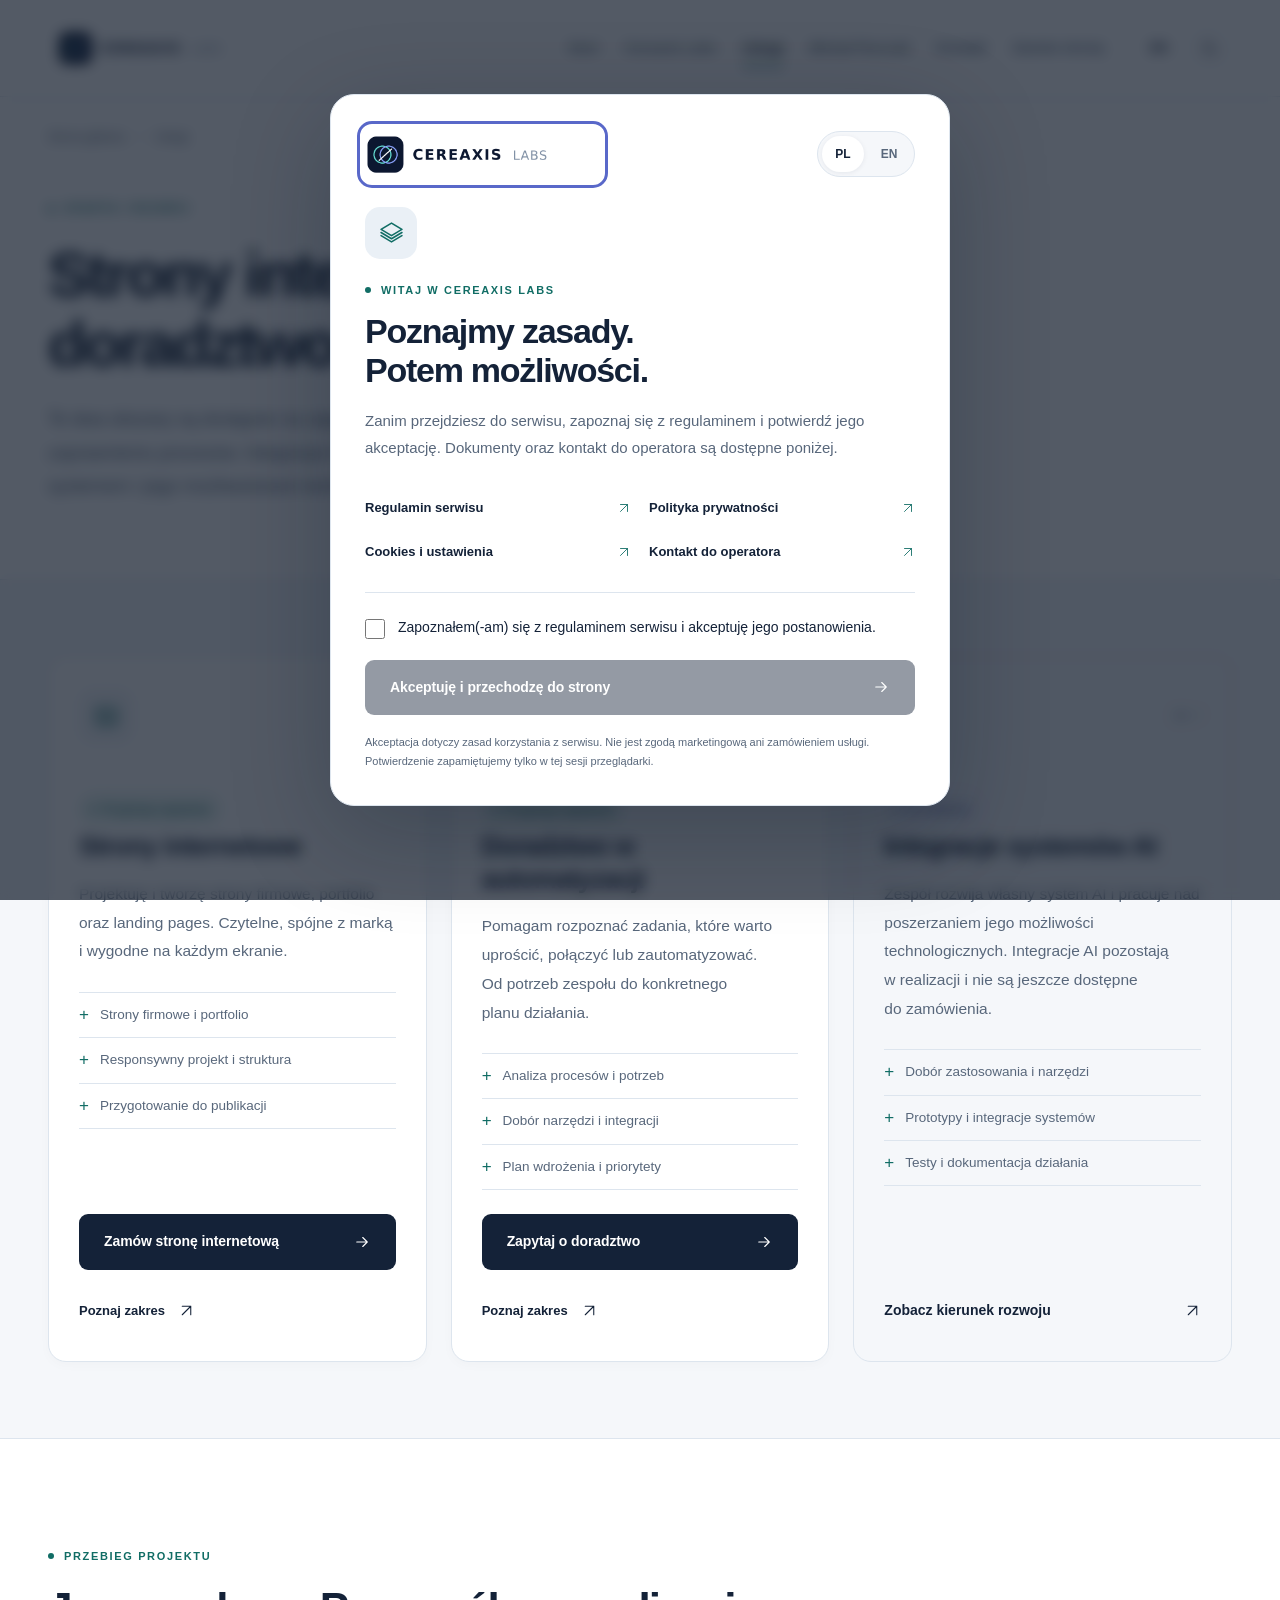
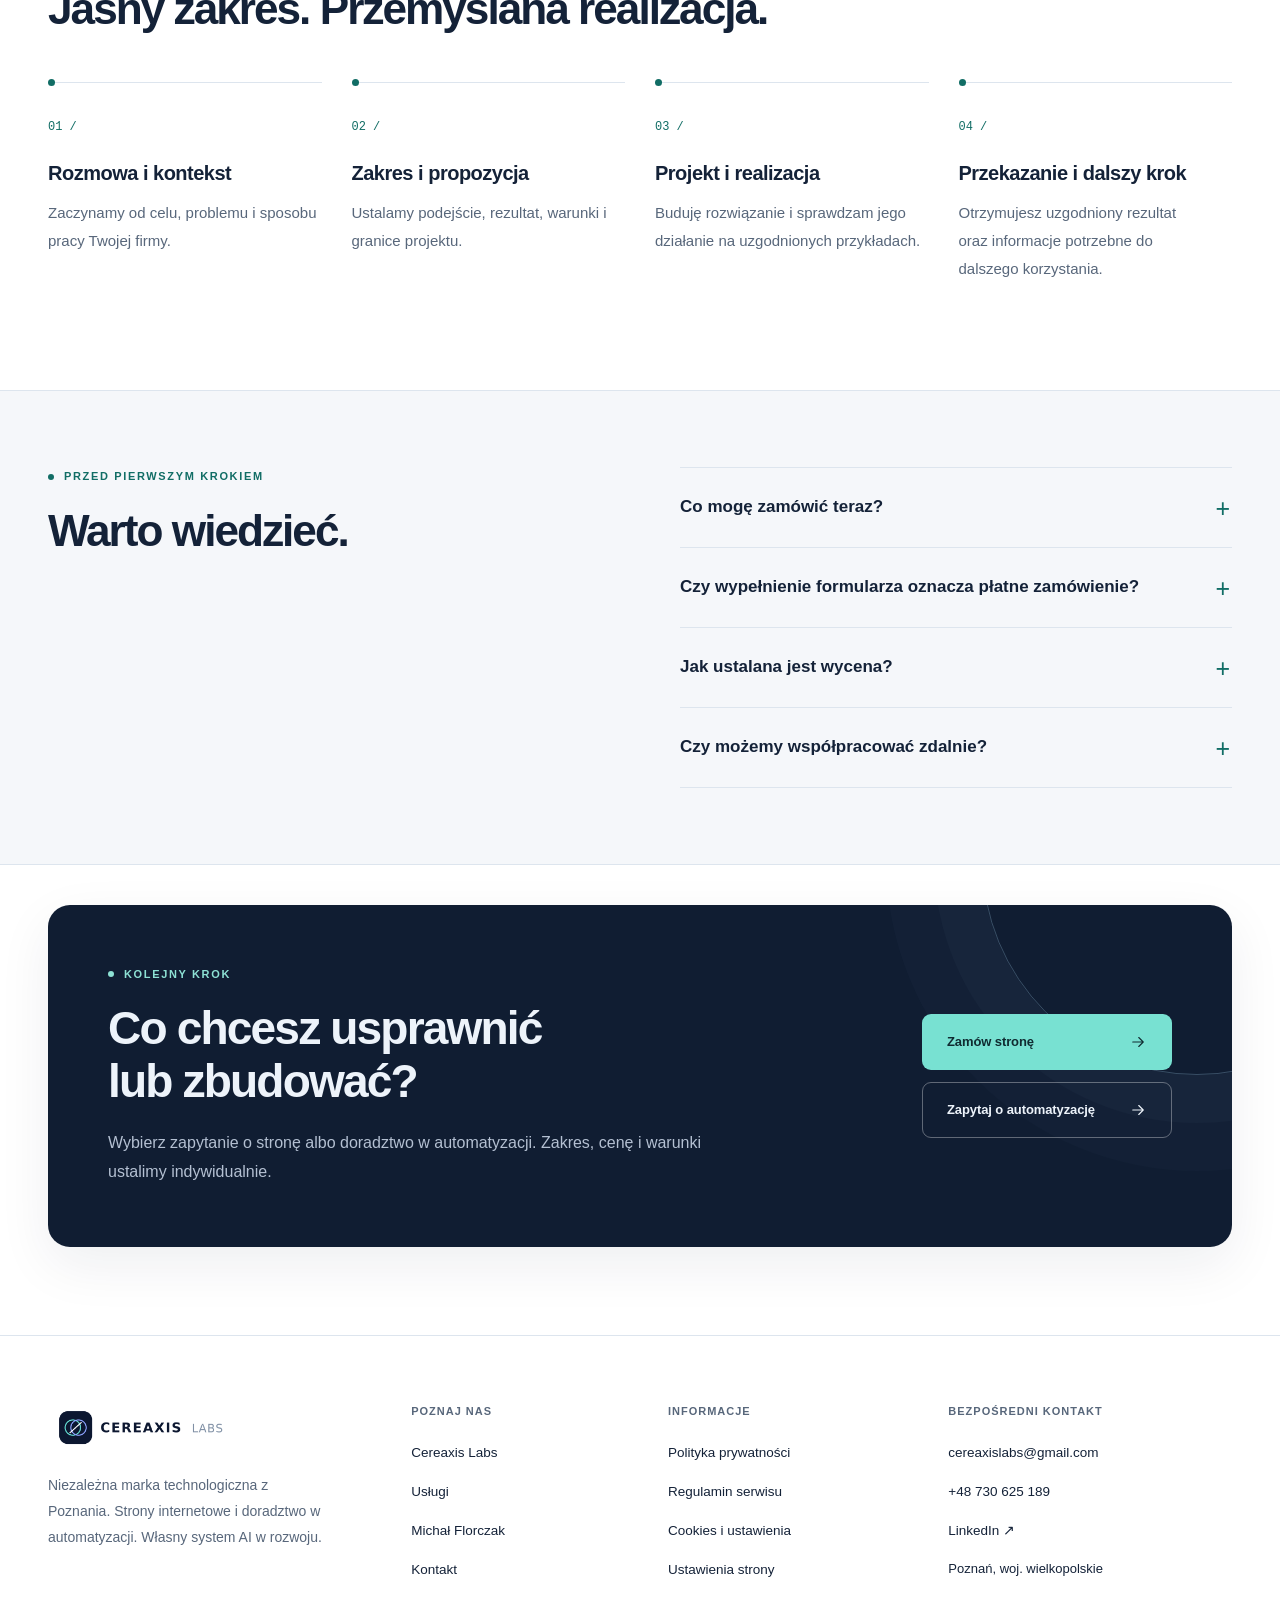
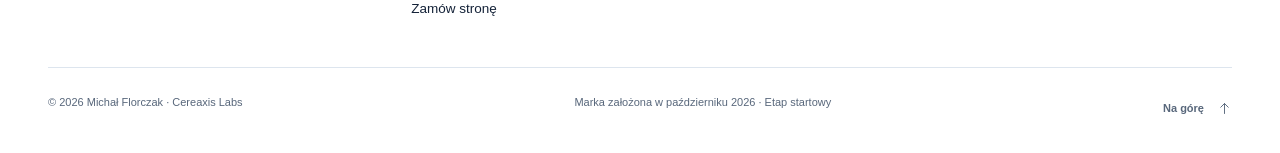
<file: uslugi.html>
<!doctype html>
<html lang="pl" data-theme="light"><head><meta charset="utf-8"><meta name="viewport" content="width=device-width, initial-scale=1"><meta name="theme-color" content="#ffffff">
<title data-pl="Usługi i współpraca — Cereaxis Labs" data-en="Services and collaboration — Cereaxis Labs">Usługi i współpraca — Cereaxis Labs</title>
<meta name="description" content="Doradztwo w automatyzacji, strony internetowe i integracje AI. Poznaj zakres usług, przebieg współpracy i odpowiedzi na najczęstsze pytania." data-pl="Doradztwo w automatyzacji, strony internetowe i integracje AI. Poznaj zakres usług, przebieg współpracy i odpowiedzi na najczęstsze pytania." data-en="Automation consulting, websites and AI integrations. Explore service scopes, the collaboration process and frequently asked questions.">
<meta property="og:type" content="website"><meta property="og:site_name" content="Cereaxis Labs"><meta property="og:title" content="Usługi i współpraca — Cereaxis Labs" data-pl="Usługi i współpraca — Cereaxis Labs" data-en="Services and collaboration — Cereaxis Labs"><meta property="og:description" content="Doradztwo w automatyzacji, strony internetowe i integracje AI. Poznaj zakres usług, przebieg współpracy i odpowiedzi na najczęstsze pytania." data-pl="Doradztwo w automatyzacji, strony internetowe i integracje AI. Poznaj zakres usług, przebieg współpracy i odpowiedzi na najczęstsze pytania." data-en="Automation consulting, websites and AI integrations. Explore service scopes, the collaboration process and frequently asked questions.">
<link rel="icon" href="assets/cereaxis-labs-icon.png" type="image/png"><script>document.documentElement.classList.add('js');
try {
 var p=JSON.parse(localStorage.getItem('cereaxis.preferences.v2')||'null');
 if(p&&p.consent===true&&p.expires>Date.now()){
  if(p.theme==='dark'||p.theme==='light')document.documentElement.dataset.theme=p.theme;
  if(p.lang==='en'||p.lang==='pl')document.documentElement.lang=p.lang;
 }else if(p){localStorage.removeItem('cereaxis.preferences.v2');}
}catch(_){}
try{var q=new URLSearchParams(location.search);if(q.get('theme')==='dark'||q.get('theme')==='light')document.documentElement.dataset.theme=q.get('theme');if(q.get('lang')==='en'||q.get('lang')==='pl')document.documentElement.lang=q.get('lang');}catch(_){}</script><link rel="stylesheet" href="assets/site.css?v=f56a594e5f"><link rel="stylesheet" href="assets/refinements.css?v=23b7372c56"><link rel="stylesheet" href="assets/interactions.css?v=6615afb9a2"><script src="assets/site.js?v=04f3d5b48e" defer></script><script src="assets/experience.js?v=4e5455bf96" defer></script></head>
<body id="top" data-entry-required="true"><a href="#main" class="skip"><span data-pl="Przejdź do treści" data-en="Skip to content">Przejdź do treści</span></a>
    <header class="site-header"><div class="wrap header-inner">
      <a class="logo-link" href="index.html" aria-label="Cereaxis Labs — strona główna" data-aria-pl="Cereaxis Labs — strona główna" data-aria-en="Cereaxis Labs — home"><span class="logo-well"><img class="brand-logo" src="assets/cereaxis-labs-logo.png" alt="Cereaxis Labs" width="1520" height="264" decoding="async"></span></a>
      <nav id="primary-nav" class="nav-links" aria-label="Menu główne" data-aria-pl="Menu główne" data-aria-en="Main navigation"><a href="index.html"><span data-pl="Start" data-en="Home">Start</span></a><a href="cereaxis-labs.html"><span data-pl="Cereaxis Labs" data-en="Cereaxis Labs">Cereaxis Labs</span></a><a href="uslugi.html" aria-current="page"><span data-pl="Usługi" data-en="Services">Usługi</span></a><a href="michal-florczak.html"><span data-pl="Michał Florczak" data-en="Michał Florczak">Michał Florczak</span></a><a href="kontakt.html"><span data-pl="Kontakt" data-en="Contact">Kontakt</span></a><a href="zamow-strone.html"><span data-pl="Zamów stronę" data-en="Request a website">Zamów stronę</span></a><div class="mobile-nav-meta">Cereaxis Labs · Poznań<br><span data-pl="Technologia zaczyna się od dobrej rozmowy." data-en="Good technology starts with a conversation.">Technologia zaczyna się od dobrej rozmowy.</span></div></nav>
      <div class="controls"><button class="control language-control" id="language-toggle" type="button" aria-label="Przełącz na język angielski" title="Przełącz na język angielski" lang="en"><span>EN</span></button><button class="control" id="theme-toggle" type="button" aria-label="Włącz ciemny motyw" title="Włącz ciemny motyw"><svg class="moon" viewBox="0 0 24 24" fill="none" stroke="currentColor" stroke-width="1.5" stroke-linecap="round" stroke-linejoin="round" aria-hidden="true"><path d="M21 13A9 9 0 0 1 11 3 9 9 0 1 0 21 13Z"/></svg><svg class="sun" viewBox="0 0 24 24" fill="none" stroke="currentColor" stroke-width="1.5" stroke-linecap="round" stroke-linejoin="round" aria-hidden="true"><circle cx="12" cy="12" r="4"/><path d="M12 2v2m0 16v2M2 12h2m16 0h2M5 5l1 1m12 12 1 1m0-14-1 1M6 18l-1 1"/></svg></button><button class="control menu-control" id="menu-toggle" type="button" aria-label="Otwórz menu" aria-controls="primary-nav" aria-expanded="false"><svg class="menu-lines" viewBox="0 0 24 24" fill="none" stroke="currentColor" stroke-width="1.5" stroke-linecap="round" stroke-linejoin="round" aria-hidden="true"><path d="M4 8h16M4 16h16"/></svg><svg class="menu-x" viewBox="0 0 24 24" fill="none" stroke="currentColor" stroke-width="1.5" stroke-linecap="round" stroke-linejoin="round" aria-hidden="true"><path d="m6 6 12 12M6 18 18 6"/></svg></button></div>
    </div><div class="reading-progress" aria-hidden="true"></div></header><main id="main" tabindex="-1"><div class="wrap breadcrumb"><a href="index.html"><span data-pl="Strona główna" data-en="Home">Strona główna</span></a><svg class="" viewBox="0 0 24 24" fill="none" stroke="currentColor" stroke-width="1.5" stroke-linecap="round" stroke-linejoin="round" aria-hidden="true"><path d="m9 5 7 7-7 7"/></svg><span data-pl="Usługi" data-en="Services">Usługi</span></div><section class="page-hero"><div class="wrap"><div data-pl="Oferta i rozwój" data-en="Services &amp; development" class="eyebrow">Oferta i rozwój</div><h1 data-pl="Strony internetowe i doradztwo w automatyzacji." data-en="Websites and automation consulting.">Strony internetowe i doradztwo w automatyzacji.</h1><p data-pl="Te dwa obszary są dostępne na zapytania. Wybierz projekt strony internetowej lub rozmowę o usprawnieniu procesów. Integracje AI pozostają w realizacji — zespół pracuje nad własnym systemem i jego możliwościami technologicznymi." data-en="Enquiries are open for these two services. Choose a website project or a discussion about improving your processes. AI integrations remain in development as the team works on its own system and its technological capabilities." class="lead">Te dwa obszary są dostępne na zapytania. Wybierz projekt strony internetowej lub rozmowę o usprawnieniu procesów. Integracje AI pozostają w realizacji — zespół pracuje nad własnym systemem i jego możliwościami technologicznymi.</p></div></section><section class="section-sm paper bordered"><div class="wrap"><div class="services-grid"><article class="service-card reveal is-available"><div class="card-top"><div class="icon-box"><svg class="" viewBox="0 0 24 24" fill="none" stroke="currentColor" stroke-width="1.5" stroke-linecap="round" stroke-linejoin="round" aria-hidden="true"><rect x="3" y="4" width="18" height="16" rx="2"/><path d="M3 9h18M7 6.5h.1m3 0h.1m-2 7-2 2 2 2m8-4 2 2-2 2m-3-5-2 6"/></svg></div><span class="card-number">01 /</span></div><span data-pl="Przyjmuję zapytania" data-en="Open for enquiries" class="availability-badge is-active">Przyjmuję zapytania</span><h3 data-pl="Strony internetowe" data-en="Websites">Strony internetowe</h3><p data-pl="Projektuję i tworzę strony firmowe, portfolio oraz landing pages. Czytelne, spójne z marką i wygodne na każdym ekranie." data-en="I design and build business websites, portfolios and landing pages. Clear, aligned with your brand and comfortable on every screen.">Projektuję i tworzę strony firmowe, portfolio oraz landing pages. Czytelne, spójne z marką i wygodne na każdym ekranie.</p><ul class=""><li data-pl="Strony firmowe i portfolio" data-en="Business websites and portfolios">Strony firmowe i portfolio</li><li data-pl="Responsywny projekt i struktura" data-en="Responsive design and structure">Responsywny projekt i struktura</li><li data-pl="Przygotowanie do publikacji" data-en="Preparation for launch">Przygotowanie do publikacji</li></ul><a href="zamow-strone.html" class="button button-primary" ><span data-pl="Zamów stronę internetową" data-en="Request a website">Zamów stronę internetową</span><svg class="" viewBox="0 0 24 24" fill="none" stroke="currentColor" stroke-width="1.5" stroke-linecap="round" stroke-linejoin="round" aria-hidden="true"><path d="M5 12h14m-6-6 6 6-6 6"/></svg></a><div class="service-scope-link"><a href="strony-internetowe.html" class="link-arrow" ><span data-pl="Poznaj zakres" data-en="Explore the service">Poznaj zakres</span><svg class="" viewBox="0 0 24 24" fill="none" stroke="currentColor" stroke-width="1.5" stroke-linecap="round" stroke-linejoin="round" aria-hidden="true"><path d="M6 18 18 6M6 6h12v12"/></svg></a></div></article><article class="service-card reveal is-available"><div class="card-top"><div class="icon-box"><svg class="" viewBox="0 0 24 24" fill="none" stroke="currentColor" stroke-width="1.5" stroke-linecap="round" stroke-linejoin="round" aria-hidden="true"><rect x="3" y="3" width="7" height="6" rx="1.5"/><rect x="14" y="15" width="7" height="6" rx="1.5"/><path d="M10 6h5a3 3 0 0 1 3 3v6m-4 3H9a3 3 0 0 1-3-3V9m9 3 3 3 3-3"/></svg></div><span class="card-number">02 /</span></div><span data-pl="Przyjmuję zapytania" data-en="Open for enquiries" class="availability-badge is-active">Przyjmuję zapytania</span><h3 data-pl="Doradztwo w automatyzacji" data-en="Automation consulting">Doradztwo w automatyzacji</h3><p data-pl="Pomagam rozpoznać zadania, które warto uprościć, połączyć lub zautomatyzować. Od potrzeb zespołu do konkretnego planu działania." data-en="I help identify tasks worth simplifying, connecting or automating. From your team’s needs to a practical plan.">Pomagam rozpoznać zadania, które warto uprościć, połączyć lub zautomatyzować. Od potrzeb zespołu do konkretnego planu działania.</p><ul class=""><li data-pl="Analiza procesów i potrzeb" data-en="Process and needs analysis">Analiza procesów i potrzeb</li><li data-pl="Dobór narzędzi i integracji" data-en="Tool and integration selection">Dobór narzędzi i integracji</li><li data-pl="Plan wdrożenia i priorytety" data-en="Implementation plan and priorities">Plan wdrożenia i priorytety</li></ul><a href="zapytanie-automatyzacja.html" class="button button-primary" ><span data-pl="Zapytaj o doradztwo" data-en="Enquire about consulting">Zapytaj o doradztwo</span><svg class="" viewBox="0 0 24 24" fill="none" stroke="currentColor" stroke-width="1.5" stroke-linecap="round" stroke-linejoin="round" aria-hidden="true"><path d="M5 12h14m-6-6 6 6-6 6"/></svg></a><div class="service-scope-link"><a href="automatyzacja.html" class="link-arrow" ><span data-pl="Poznaj zakres" data-en="Explore the service">Poznaj zakres</span><svg class="" viewBox="0 0 24 24" fill="none" stroke="currentColor" stroke-width="1.5" stroke-linecap="round" stroke-linejoin="round" aria-hidden="true"><path d="M6 18 18 6M6 6h12v12"/></svg></a></div></article><article class="service-card reveal is-upcoming"><div class="card-top"><div class="icon-box"><svg class="" viewBox="0 0 24 24" fill="none" stroke="currentColor" stroke-width="1.5" stroke-linecap="round" stroke-linejoin="round" aria-hidden="true"><rect x="6" y="6" width="12" height="12" rx="3"/><path d="M9 2v4m6-4v4M9 18v4m6-4v4M2 9h4m-4 6h4m12-6h4m-4 6h4"/><rect x="10" y="10" width="4" height="4" rx="1"/></svg></div><span class="card-number">03 /</span></div><span data-pl="W realizacji" data-en="In development" class="availability-badge is-pending">W realizacji</span><h3 data-pl="Integracje systemów AI" data-en="AI systems integration">Integracje systemów AI</h3><p data-pl="Zespół rozwija własny system AI i pracuje nad poszerzaniem jego możliwości technologicznych. Integracje AI pozostają w realizacji i nie są jeszcze dostępne do zamówienia." data-en="The team is building its own AI system and exploring a broad range of technological capabilities. AI integrations are in development and are not yet available to order.">Zespół rozwija własny system AI i pracuje nad poszerzaniem jego możliwości technologicznych. Integracje AI pozostają w realizacji i nie są jeszcze dostępne do zamówienia.</p><ul class=""><li data-pl="Dobór zastosowania i narzędzi" data-en="Use case and tool selection">Dobór zastosowania i narzędzi</li><li data-pl="Prototypy i integracje systemów" data-en="Prototypes and system integrations">Prototypy i integracje systemów</li><li data-pl="Testy i dokumentacja działania" data-en="Testing and operating documentation">Testy i dokumentacja działania</li></ul><a href="integracje-ai.html" class="link-arrow" ><span data-pl="Zobacz kierunek rozwoju" data-en="Explore the development focus">Zobacz kierunek rozwoju</span><svg class="" viewBox="0 0 24 24" fill="none" stroke="currentColor" stroke-width="1.5" stroke-linecap="round" stroke-linejoin="round" aria-hidden="true"><path d="M6 18 18 6M6 6h12v12"/></svg></a></article></div></div></section><section class="section"><div class="wrap"><div class="section-intro reveal"><div data-pl="Przebieg projektu" data-en="The project journey" class="eyebrow">Przebieg projektu</div><h2 data-pl="Jasny zakres. Przemyślana realizacja." data-en="Clear scope. Considered delivery.">Jasny zakres. Przemyślana realizacja.</h2></div><div class="process-grid"><article class="process-card reveal delay-0"><span class="process-label">01 /</span><h3 data-pl="Rozmowa i kontekst" data-en="Conversation &amp; context">Rozmowa i kontekst</h3><p data-pl="Zaczynamy od celu, problemu i sposobu pracy Twojej firmy." data-en="We begin with your goal, the problem and the way your business works.">Zaczynamy od celu, problemu i sposobu pracy Twojej firmy.</p></article><article class="process-card reveal delay-1"><span class="process-label">02 /</span><h3 data-pl="Zakres i propozycja" data-en="Scope &amp; proposal">Zakres i propozycja</h3><p data-pl="Ustalamy podejście, rezultat, warunki i granice projektu." data-en="We define the approach, deliverable, terms and project boundaries.">Ustalamy podejście, rezultat, warunki i granice projektu.</p></article><article class="process-card reveal delay-2"><span class="process-label">03 /</span><h3 data-pl="Projekt i realizacja" data-en="Design &amp; delivery">Projekt i realizacja</h3><p data-pl="Buduję rozwiązanie i sprawdzam jego działanie na uzgodnionych przykładach." data-en="I build the solution and test its behaviour against agreed examples.">Buduję rozwiązanie i sprawdzam jego działanie na uzgodnionych przykładach.</p></article><article class="process-card reveal delay-3"><span class="process-label">04 /</span><h3 data-pl="Przekazanie i dalszy krok" data-en="Handover &amp; next step">Przekazanie i dalszy krok</h3><p data-pl="Otrzymujesz uzgodniony rezultat oraz informacje potrzebne do dalszego korzystania." data-en="You receive the agreed deliverable and the guidance needed to keep using it.">Otrzymujesz uzgodniony rezultat oraz informacje potrzebne do dalszego korzystania.</p></article></div></div></section><section class="section-sm paper bordered"><div class="wrap split"><div><div data-pl="Przed pierwszym krokiem" data-en="Before you begin" class="eyebrow">Przed pierwszym krokiem</div><h2 data-pl="Warto wiedzieć." data-en="Good to know.">Warto wiedzieć.</h2></div><div><div class="faq"><details><summary data-pl="Co mogę zamówić teraz?" data-en="What can I request now?">Co mogę zamówić teraz?</summary><p data-pl="Przyjmuję zapytania o strony firmowe, landing pages, portfolio oraz doradztwo w automatyzacji procesów. Integracje AI pozostają w realizacji; zespół rozwija własny system." data-en="I accept enquiries for business websites, landing pages, portfolios and process automation consulting. AI integrations remain in development while the team builds its own system.">Przyjmuję zapytania o strony firmowe, landing pages, portfolio oraz doradztwo w automatyzacji procesów. Integracje AI pozostają w realizacji; zespół rozwija własny system.</p></details><details><summary data-pl="Czy wypełnienie formularza oznacza płatne zamówienie?" data-en="Does completing a brief create a paid order?">Czy wypełnienie formularza oznacza płatne zamówienie?</summary><p data-pl="Nie. Każdy formularz przygotowuje wiadomość z opisem potrzeb. Wysyłasz ją ze swojej poczty, a zakres, cenę i warunki ustalamy osobno." data-en="No. Each form prepares an email describing your needs. You send it from your mail application; scope, price and terms are agreed separately.">Nie. Każdy formularz przygotowuje wiadomość z opisem potrzeb. Wysyłasz ją ze swojej poczty, a zakres, cenę i warunki ustalamy osobno.</p></details><details><summary data-pl="Jak ustalana jest wycena?" data-en="How is pricing determined?">Jak ustalana jest wycena?</summary><p data-pl="Indywidualnie. Dla stron uwzględniamy podstrony, treści, języki i funkcje; dla doradztwa — zakres analizy procesów oraz opracowania rekomendacji. Warunki potwierdzamy przed rozpoczęciem pracy. Serwis nie przyjmuje płatności." data-en="Individually. Website pricing reflects pages, content, languages and features; consulting pricing reflects the scope of process analysis and recommendations. Terms are confirmed before work begins. This website does not accept payments.">Indywidualnie. Dla stron uwzględniamy podstrony, treści, języki i funkcje; dla doradztwa — zakres analizy procesów oraz opracowania rekomendacji. Warunki potwierdzamy przed rozpoczęciem pracy. Serwis nie przyjmuje płatności.</p></details><details><summary data-pl="Czy możemy współpracować zdalnie?" data-en="Can we work remotely?">Czy możemy współpracować zdalnie?</summary><p data-pl="Tak. Rozpoznanie potrzeb, przekazywanie materiałów i omawianie rekomendacji lub projektu strony mogą odbywać się zdalnie." data-en="Yes. Discovery, material handovers and reviews of recommendations or website designs can take place remotely.">Tak. Rozpoznanie potrzeb, przekazywanie materiałów i omawianie rekomendacji lub projektu strony mogą odbywać się zdalnie.</p></details></div></div></div></section><section class="cta-section"><div class="wrap"><div class="cta-panel reveal"><div><div data-pl="Kolejny krok" data-en="The next step" class="eyebrow">Kolejny krok</div><h2 data-pl="Co chcesz usprawnić lub zbudować?" data-en="What would you like to improve or build?">Co chcesz usprawnić lub zbudować?</h2><p data-pl="Wybierz zapytanie o stronę albo doradztwo w automatyzacji. Zakres, cenę i warunki ustalimy indywidualnie." data-en="Choose a website or automation consulting enquiry. Scope, pricing and terms are agreed individually.">Wybierz zapytanie o stronę albo doradztwo w automatyzacji. Zakres, cenę i warunki ustalimy indywidualnie.</p></div><div class="cta-actions"><a href="zamow-strone.html" class="button button-mint" ><span data-pl="Zamów stronę" data-en="Request a website">Zamów stronę</span><svg class="" viewBox="0 0 24 24" fill="none" stroke="currentColor" stroke-width="1.5" stroke-linecap="round" stroke-linejoin="round" aria-hidden="true"><path d="M5 12h14m-6-6 6 6-6 6"/></svg></a><a href="zapytanie-automatyzacja.html" class="button button-outline" ><span data-pl="Zapytaj o automatyzację" data-en="Automation enquiry">Zapytaj o automatyzację</span><svg class="" viewBox="0 0 24 24" fill="none" stroke="currentColor" stroke-width="1.5" stroke-linecap="round" stroke-linejoin="round" aria-hidden="true"><path d="M5 12h14m-6-6 6 6-6 6"/></svg></a></div></div></div></section></main><footer class="site-footer"><div class="wrap"><div class="footer-grid">
      <div class="footer-brand"><a class="logo-link" href="index.html" aria-label="Cereaxis Labs"><span class="logo-well"><img class="brand-logo" src="assets/cereaxis-labs-logo.png" alt="Cereaxis Labs" width="1520" height="264" decoding="async"></span></a><p data-pl="Niezależna marka technologiczna z Poznania. Strony internetowe i doradztwo w automatyzacji. Własny system AI w rozwoju." data-en="An independent technology brand from Poznań, Poland. Websites and automation consulting. Our own AI system in development.">Niezależna marka technologiczna z Poznania. Strony internetowe i doradztwo w automatyzacji. Własny system AI w rozwoju.</p></div>
      <div><div class="footer-col-title"><span data-pl="Poznaj nas" data-en="Explore">Poznaj nas</span></div><div class="footer-links"><a href="cereaxis-labs.html"><span data-pl="Cereaxis Labs" data-en="Cereaxis Labs">Cereaxis Labs</span></a><a href="uslugi.html"><span data-pl="Usługi" data-en="Services">Usługi</span></a><a href="michal-florczak.html"><span data-pl="Michał Florczak" data-en="Michał Florczak">Michał Florczak</span></a><a href="kontakt.html"><span data-pl="Kontakt" data-en="Contact">Kontakt</span></a><a href="zamow-strone.html"><span data-pl="Zamów stronę" data-en="Request a website">Zamów stronę</span></a></div></div>
      <div><div class="footer-col-title"><span data-pl="Informacje" data-en="Information">Informacje</span></div><div class="footer-links"><a href="polityka-prywatnosci.html"><span data-pl="Polityka prywatności" data-en="Privacy policy">Polityka prywatności</span></a><a href="regulamin.html"><span data-pl="Regulamin serwisu" data-en="Website terms">Regulamin serwisu</span></a><a href="pliki-cookies.html"><span data-pl="Cookies i ustawienia" data-en="Cookies &amp; preferences">Cookies i ustawienia</span></a><button type="button" data-open-settings><span data-pl="Ustawienia strony" data-en="Website preferences">Ustawienia strony</span></button></div></div>
      <div class="footer-contact"><div class="footer-col-title"><span data-pl="Bezpośredni kontakt" data-en="Direct contact">Bezpośredni kontakt</span></div><div class="footer-links"><a href="mailto:cereaxislabs@gmail.com">cereaxislabs@gmail.com</a><a href="tel:+48730625189">+48 730 625 189</a><a href="https://www.linkedin.com/in/micha%C5%82florczak/" target="_blank" rel="noopener noreferrer">LinkedIn ↗ <span data-pl="(nowa karta)" data-en="(new tab)" class="sr-only">(nowa karta)</span></a><span data-pl="Poznań, woj. wielkopolskie" data-en="Poznań, Greater Poland">Poznań, woj. wielkopolskie</span></div></div>
    </div><div class="footer-bottom"><span>© <span id="copyright-year">2026</span> Michał Florczak · Cereaxis Labs</span><span data-pl="Marka założona w październiku 2026 · Etap startowy" data-en="Founded in October 2026 · Early-stage venture">Marka założona w październiku 2026 · Etap startowy</span><a class="link-arrow" href="#top"><span data-pl="Na górę" data-en="Back to top">Na górę</span><svg class="" viewBox="0 0 24 24" fill="none" stroke="currentColor" stroke-width="1.5" stroke-linecap="round" stroke-linejoin="round" aria-hidden="true"><path d="M12 20V4m-6 6 6-6 6 6"/></svg></a></div></div></footer><dialog class="settings-dialog" id="site-settings" aria-labelledby="settings-title"><div class="settings-head"><h2 data-pl="Ustawienia strony" data-en="Website preferences" id="settings-title">Ustawienia strony</h2><button type="button" class="control" id="close-settings" aria-label="Zamknij ustawienia" data-aria-pl="Zamknij ustawienia" data-aria-en="Close preferences"><svg class="" viewBox="0 0 24 24" fill="none" stroke="currentColor" stroke-width="1.5" stroke-linecap="round" stroke-linejoin="round" aria-hidden="true"><path d="m6 6 12 12M6 18 18 6"/></svg></button></div>
      <p data-pl="Dostosuj język i wygląd. Strona działa także bez zapisywania ustawień na urządzeniu." data-en="Choose your language and appearance. The website also works without storing preferences on your device.">Dostosuj język i wygląd. Strona działa także bez zapisywania ustawień na urządzeniu.</p>
      <form id="settings-form"><fieldset><legend><span data-pl="Język" data-en="Language">Język</span></legend><div class="radio-options"><label><input type="radio" name="language" value="pl" checked>Polski</label><label><input type="radio" name="language" value="en">English</label></div></fieldset><fieldset><legend><span data-pl="Motyw" data-en="Appearance">Motyw</span></legend><div class="radio-options"><label><input type="radio" name="theme" value="light" checked><span data-pl="Jasny" data-en="Light">Jasny</span></label><label><input type="radio" name="theme" value="dark"><span data-pl="Ciemny" data-en="Dark">Ciemny</span></label></div></fieldset>
      <label class="remember-label"><input type="checkbox" id="remember-preferences"><span data-pl="Zapamiętaj ustawienia na tym urządzeniu" data-en="Remember preferences on this device">Zapamiętaj ustawienia na tym urządzeniu</span></label><p data-pl="Dobrowolnie zezwalasz na zapis języka i motywu w przeglądarce na 180 dni od zapisania. Bez zaznaczenia wybór jest przenoszony wyłącznie w adresach podstron. Zapis możesz usunąć w dowolnym momencie." data-en="You optionally allow your browser to store your language and theme for 180 days after saving. Otherwise, your choices are passed only in page links. You can delete saved preferences at any time." class="remember-help">Dobrowolnie zezwalasz na zapis języka i motywu w przeglądarce na 180 dni od zapisania. Bez zaznaczenia wybór jest przenoszony wyłącznie w adresach podstron. Zapis możesz usunąć w dowolnym momencie.</p>
      <div class="settings-actions"><button type="submit" class="button button-primary"><span data-pl="Zastosuj ustawienia" data-en="Apply preferences">Zastosuj ustawienia</span></button><button type="button" id="reset-preferences" class="button button-outline"><span data-pl="Przywróć domyślne" data-en="Restore defaults">Przywróć domyślne</span></button></div></form><div class="settings-links"><span data-pl="Więcej informacji:" data-en="Read more:">Więcej informacji:</span> <a href="pliki-cookies.html"><span data-pl="Cookies i ustawienia" data-en="Cookies &amp; preferences">Cookies i ustawienia</span></a></div></dialog><div class="toast" id="status-message" role="status" aria-live="polite"></div><dialog id="site-entry" class="entry-dialog" aria-labelledby="entry-title" aria-describedby="entry-description" data-version="2026-11-07">
    <div class="entry-brand"><a href="regulamin.html" aria-label="Cereaxis Labs — regulamin" data-aria-pl="Cereaxis Labs — regulamin" data-aria-en="Cereaxis Labs — website terms"><span class="logo-well"><img class="brand-logo" src="assets/cereaxis-labs-logo.png" alt="Cereaxis Labs" width="1520" height="264" decoding="async"></span></a><div class="entry-language" aria-label="Language"><button type="button" data-entry-language="pl" lang="pl" aria-pressed="true">PL</button><button type="button" data-entry-language="en" lang="en" aria-pressed="false">EN</button></div></div>
    <div class="entry-symbol" aria-hidden="true"><svg class="" viewBox="0 0 24 24" fill="none" stroke="currentColor" stroke-width="1.5" stroke-linecap="round" stroke-linejoin="round" aria-hidden="true"><path d="m12 3 10 6-10 6L2 9l10-6Zm-10 12 10 6 10-6M2 12l10 6 10-6"/></svg></div>
    <div data-pl="Witaj w Cereaxis Labs" data-en="Welcome to Cereaxis Labs" class="eyebrow">Witaj w Cereaxis Labs</div>
    <h2 id="entry-title" data-pl="Poznajmy zasady. Potem możliwości." data-en="First, the terms. Then, the possibilities." class="entry-title">Poznajmy zasady. Potem możliwości.</h2>
    <p data-pl="Zanim przejdziesz do serwisu, zapoznaj się z regulaminem i potwierdź jego akceptację. Dokumenty oraz kontakt do operatora są dostępne poniżej." data-en="Before entering the website, read and accept the website terms. The documents and operator contact details are available below." class="entry-description" id="entry-description">Zanim przejdziesz do serwisu, zapoznaj się z regulaminem i potwierdź jego akceptację. Dokumenty oraz kontakt do operatora są dostępne poniżej.</p>
    <nav class="entry-documents" aria-label="Dokumenty serwisu" data-aria-pl="Dokumenty serwisu" data-aria-en="Website documents"><a href="regulamin.html"><span data-pl="Regulamin serwisu" data-en="Website terms">Regulamin serwisu</span><svg class="" viewBox="0 0 24 24" fill="none" stroke="currentColor" stroke-width="1.5" stroke-linecap="round" stroke-linejoin="round" aria-hidden="true"><path d="M6 18 18 6M6 6h12v12"/></svg></a><a href="polityka-prywatnosci.html"><span data-pl="Polityka prywatności" data-en="Privacy policy">Polityka prywatności</span><svg class="" viewBox="0 0 24 24" fill="none" stroke="currentColor" stroke-width="1.5" stroke-linecap="round" stroke-linejoin="round" aria-hidden="true"><path d="M6 18 18 6M6 6h12v12"/></svg></a><a href="pliki-cookies.html"><span data-pl="Cookies i ustawienia" data-en="Cookies &amp; preferences">Cookies i ustawienia</span><svg class="" viewBox="0 0 24 24" fill="none" stroke="currentColor" stroke-width="1.5" stroke-linecap="round" stroke-linejoin="round" aria-hidden="true"><path d="M6 18 18 6M6 6h12v12"/></svg></a><a href="kontakt.html"><span data-pl="Kontakt do operatora" data-en="Contact the operator">Kontakt do operatora</span><svg class="" viewBox="0 0 24 24" fill="none" stroke="currentColor" stroke-width="1.5" stroke-linecap="round" stroke-linejoin="round" aria-hidden="true"><path d="M6 18 18 6M6 6h12v12"/></svg></a></nav>
    <form id="entry-form"><label class="entry-accept"><input id="entry-accept" type="checkbox" required><span><span data-pl="Zapoznałem(-am) się z regulaminem serwisu i akceptuję jego postanowienia." data-en="I have read and accept the website terms.">Zapoznałem(-am) się z regulaminem serwisu i akceptuję jego postanowienia.</span></span></label><button id="entry-continue" type="submit" class="button button-primary" disabled><span data-pl="Akceptuję i przechodzę do strony" data-en="Accept and enter the website">Akceptuję i przechodzę do strony</span><svg class="" viewBox="0 0 24 24" fill="none" stroke="currentColor" stroke-width="1.5" stroke-linecap="round" stroke-linejoin="round" aria-hidden="true"><path d="M5 12h14m-6-6 6 6-6 6"/></svg></button></form>
    <p data-pl="Akceptacja dotyczy zasad korzystania z serwisu. Nie jest zgodą marketingową ani zamówieniem usługi. Potwierdzenie zapamiętujemy tylko w tej sesji przeglądarki." data-en="Acceptance concerns the website terms. It is not marketing consent or an order for services. Your confirmation is remembered only for this browser session." class="entry-footnote">Akceptacja dotyczy zasad korzystania z serwisu. Nie jest zgodą marketingową ani zamówieniem usługi. Potwierdzenie zapamiętujemy tylko w tej sesji przeglądarki.</p>
    </dialog><a href="#top" class="back-top" aria-label="Wróć na górę" data-aria-pl="Wróć na górę" data-aria-en="Back to top"><svg class="" viewBox="0 0 24 24" fill="none" stroke="currentColor" stroke-width="1.5" stroke-linecap="round" stroke-linejoin="round" aria-hidden="true"><path d="M12 20V4m-6 6 6-6 6 6"/></svg></a></body></html>
</file>
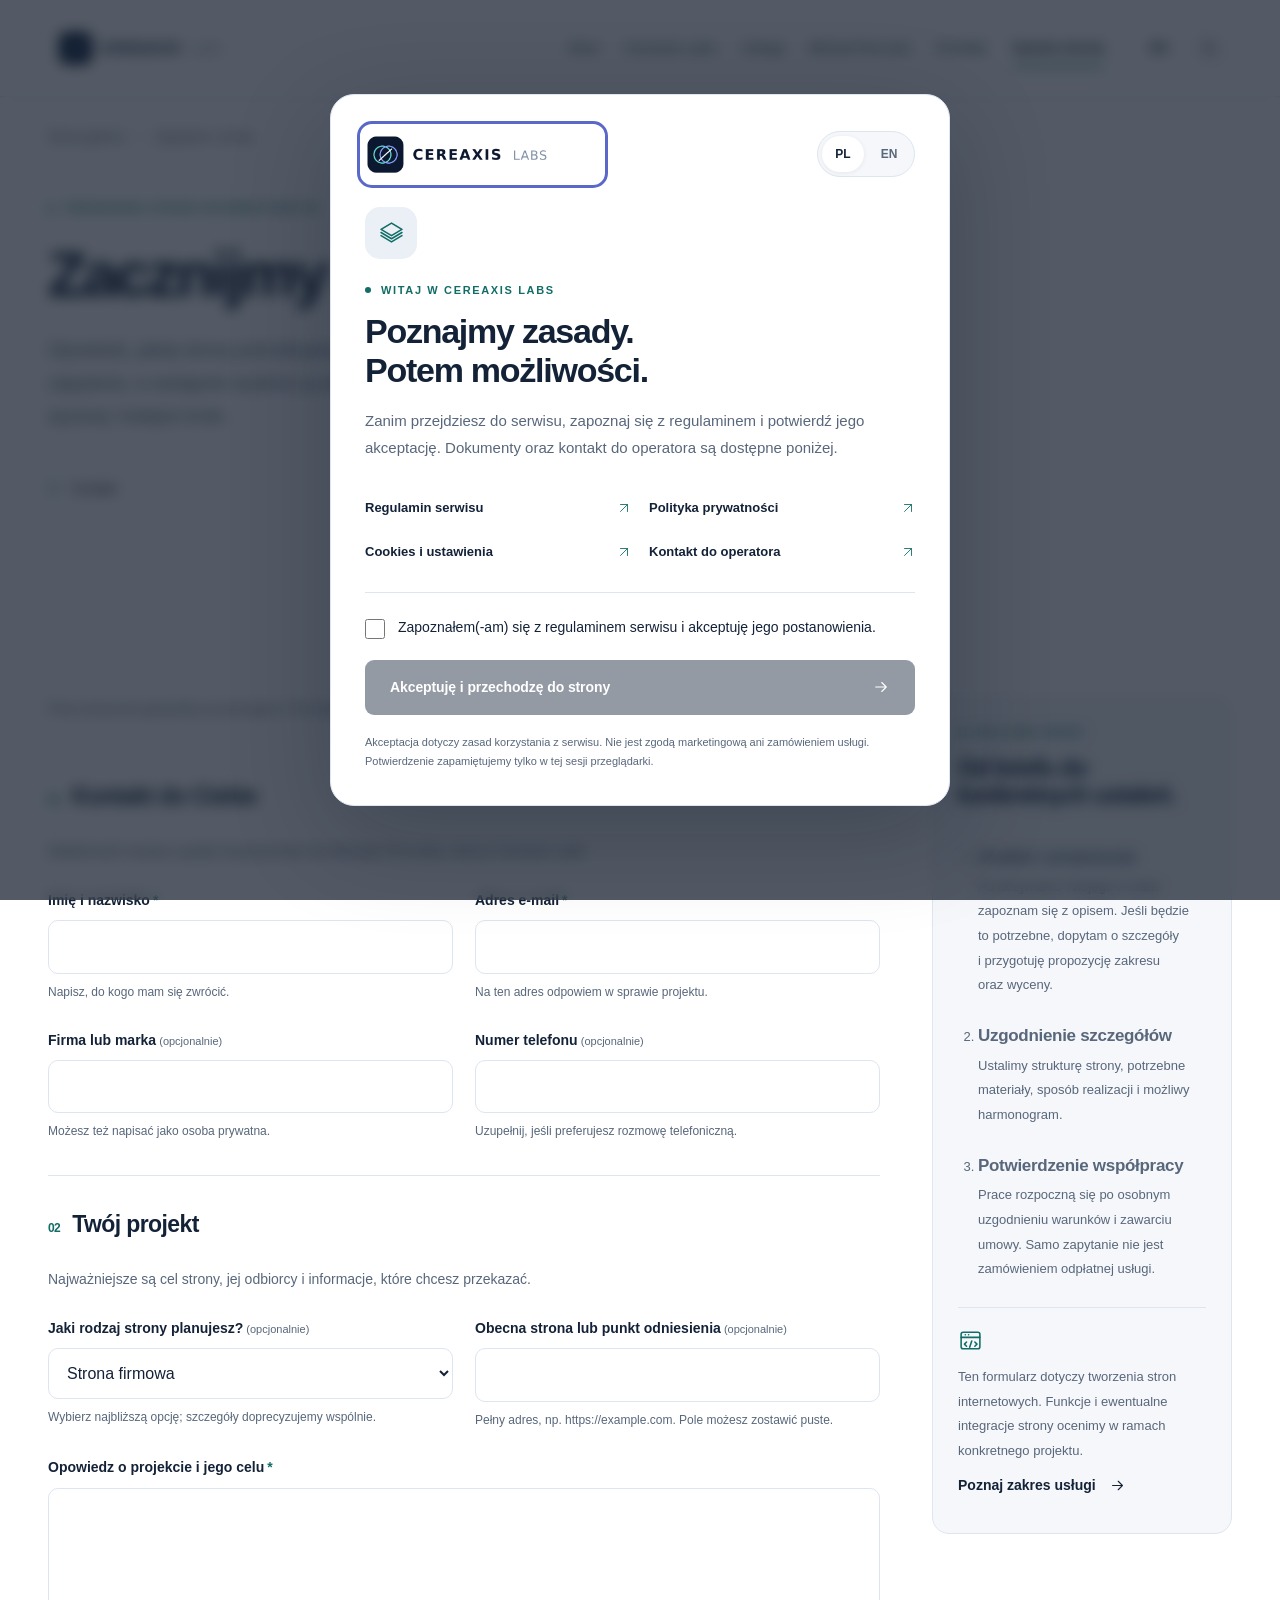
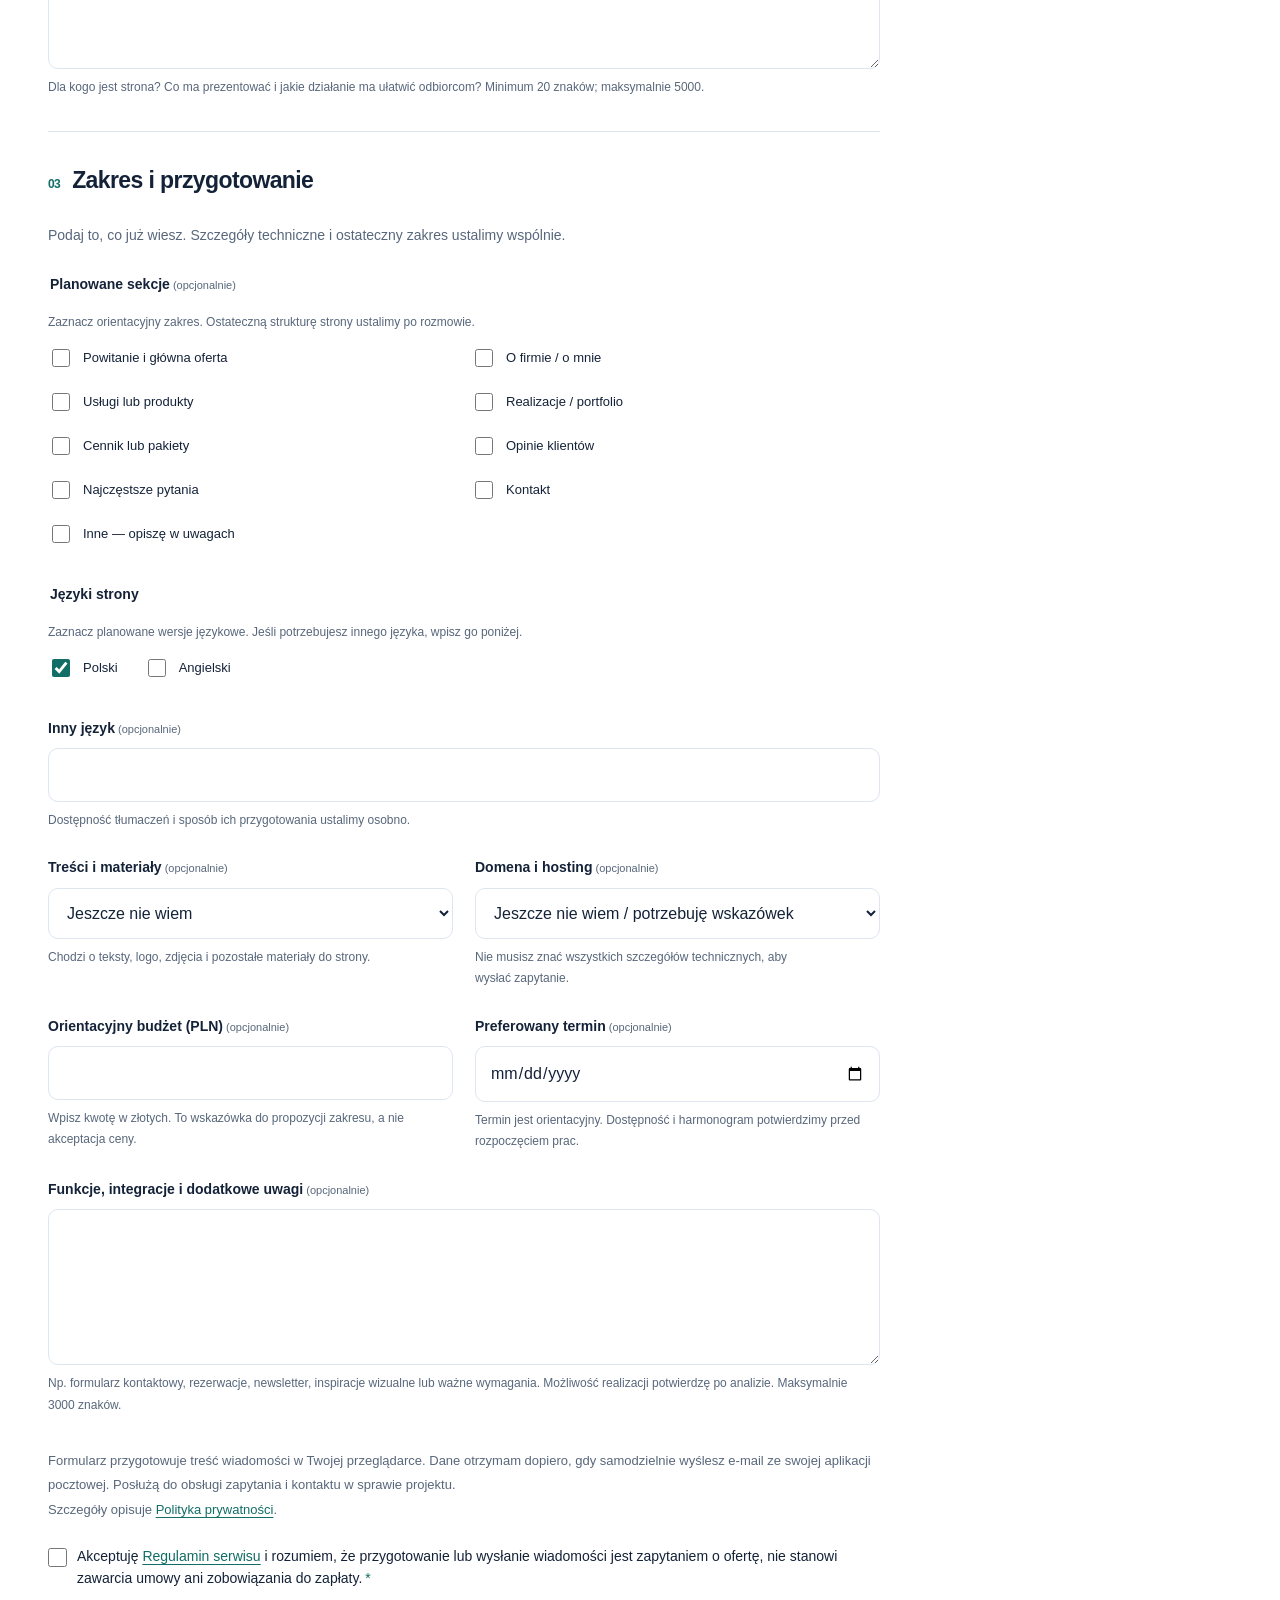
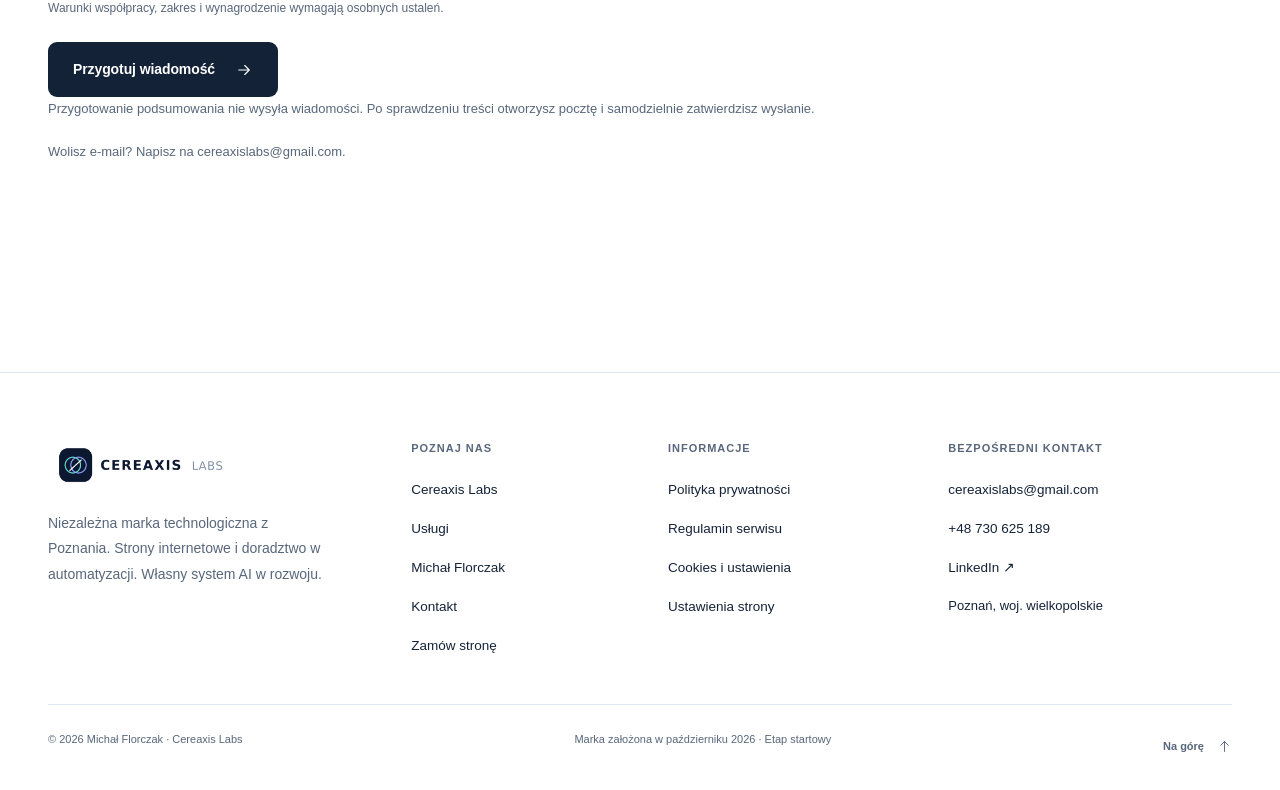
<file: zamow-strone.html>
<!doctype html>
<html lang="pl" data-theme="light"><head><meta charset="utf-8"><meta name="viewport" content="width=device-width, initial-scale=1"><meta name="theme-color" content="#ffffff">
<title data-pl="Zamów stronę internetową — Cereaxis Labs" data-en="Request a website — Cereaxis Labs">Zamów stronę internetową — Cereaxis Labs</title>
<meta name="description" content="Przygotuj brief strony internetowej i gotową wiadomość e-mail do Michała Florczaka. Wycena i warunki ustalane indywidualnie." data-pl="Przygotuj brief strony internetowej i gotową wiadomość e-mail do Michała Florczaka. Wycena i warunki ustalane indywidualnie." data-en="Prepare your website brief and an email enquiry to Michał Florczak. Pricing and terms are agreed individually.">
<meta property="og:type" content="website"><meta property="og:site_name" content="Cereaxis Labs"><meta property="og:title" content="Zamów stronę internetową — Cereaxis Labs" data-pl="Zamów stronę internetową — Cereaxis Labs" data-en="Request a website — Cereaxis Labs"><meta property="og:description" content="Przygotuj brief strony internetowej i gotową wiadomość e-mail do Michała Florczaka. Wycena i warunki ustalane indywidualnie." data-pl="Przygotuj brief strony internetowej i gotową wiadomość e-mail do Michała Florczaka. Wycena i warunki ustalane indywidualnie." data-en="Prepare your website brief and an email enquiry to Michał Florczak. Pricing and terms are agreed individually.">
<link rel="icon" href="assets/cereaxis-labs-icon.png" type="image/png"><script>document.documentElement.classList.add('js');
try {
 var p=JSON.parse(localStorage.getItem('cereaxis.preferences.v2')||'null');
 if(p&&p.consent===true&&p.expires>Date.now()){
  if(p.theme==='dark'||p.theme==='light')document.documentElement.dataset.theme=p.theme;
  if(p.lang==='en'||p.lang==='pl')document.documentElement.lang=p.lang;
 }else if(p){localStorage.removeItem('cereaxis.preferences.v2');}
}catch(_){}
try{var q=new URLSearchParams(location.search);if(q.get('theme')==='dark'||q.get('theme')==='light')document.documentElement.dataset.theme=q.get('theme');if(q.get('lang')==='en'||q.get('lang')==='pl')document.documentElement.lang=q.get('lang');}catch(_){}</script><link rel="stylesheet" href="assets/site.css?v=f56a594e5f"><link rel="stylesheet" href="assets/refinements.css?v=23b7372c56"><link rel="stylesheet" href="assets/interactions.css?v=6615afb9a2"><script src="assets/site.js?v=04f3d5b48e" defer></script><script src="assets/experience.js?v=4e5455bf96" defer></script></head>
<body id="top" data-entry-required="true"><a href="#main" class="skip"><span data-pl="Przejdź do treści" data-en="Skip to content">Przejdź do treści</span></a>
    <header class="site-header"><div class="wrap header-inner">
      <a class="logo-link" href="index.html" aria-label="Cereaxis Labs — strona główna" data-aria-pl="Cereaxis Labs — strona główna" data-aria-en="Cereaxis Labs — home"><span class="logo-well"><img class="brand-logo" src="assets/cereaxis-labs-logo.png" alt="Cereaxis Labs" width="1520" height="264" decoding="async"></span></a>
      <nav id="primary-nav" class="nav-links" aria-label="Menu główne" data-aria-pl="Menu główne" data-aria-en="Main navigation"><a href="index.html"><span data-pl="Start" data-en="Home">Start</span></a><a href="cereaxis-labs.html"><span data-pl="Cereaxis Labs" data-en="Cereaxis Labs">Cereaxis Labs</span></a><a href="uslugi.html"><span data-pl="Usługi" data-en="Services">Usługi</span></a><a href="michal-florczak.html"><span data-pl="Michał Florczak" data-en="Michał Florczak">Michał Florczak</span></a><a href="kontakt.html"><span data-pl="Kontakt" data-en="Contact">Kontakt</span></a><a href="zamow-strone.html" aria-current="page"><span data-pl="Zamów stronę" data-en="Request a website">Zamów stronę</span></a><div class="mobile-nav-meta">Cereaxis Labs · Poznań<br><span data-pl="Technologia zaczyna się od dobrej rozmowy." data-en="Good technology starts with a conversation.">Technologia zaczyna się od dobrej rozmowy.</span></div></nav>
      <div class="controls"><button class="control language-control" id="language-toggle" type="button" aria-label="Przełącz na język angielski" title="Przełącz na język angielski" lang="en"><span>EN</span></button><button class="control" id="theme-toggle" type="button" aria-label="Włącz ciemny motyw" title="Włącz ciemny motyw"><svg class="moon" viewBox="0 0 24 24" fill="none" stroke="currentColor" stroke-width="1.5" stroke-linecap="round" stroke-linejoin="round" aria-hidden="true"><path d="M21 13A9 9 0 0 1 11 3 9 9 0 1 0 21 13Z"/></svg><svg class="sun" viewBox="0 0 24 24" fill="none" stroke="currentColor" stroke-width="1.5" stroke-linecap="round" stroke-linejoin="round" aria-hidden="true"><circle cx="12" cy="12" r="4"/><path d="M12 2v2m0 16v2M2 12h2m16 0h2M5 5l1 1m12 12 1 1m0-14-1 1M6 18l-1 1"/></svg></button><button class="control menu-control" id="menu-toggle" type="button" aria-label="Otwórz menu" aria-controls="primary-nav" aria-expanded="false"><svg class="menu-lines" viewBox="0 0 24 24" fill="none" stroke="currentColor" stroke-width="1.5" stroke-linecap="round" stroke-linejoin="round" aria-hidden="true"><path d="M4 8h16M4 16h16"/></svg><svg class="menu-x" viewBox="0 0 24 24" fill="none" stroke="currentColor" stroke-width="1.5" stroke-linecap="round" stroke-linejoin="round" aria-hidden="true"><path d="m6 6 12 12M6 18 18 6"/></svg></button></div>
    </div><div class="reading-progress" aria-hidden="true"></div></header><main id="main" tabindex="-1">
    <div class="wrap breadcrumb"><a href="index.html"><span data-pl="Strona główna" data-en="Home">Strona główna</span></a><svg class="" viewBox="0 0 24 24" fill="none" stroke="currentColor" stroke-width="1.5" stroke-linecap="round" stroke-linejoin="round" aria-hidden="true"><path d="m9 5 7 7-7 7"/></svg><span data-pl="Zapytanie o stronę" data-en="Website enquiry">Zapytanie o stronę</span></div>
    <section class="page-hero order-hero"><div class="wrap">
      <div data-pl="Tworzenie stron internetowych" data-en="Website development" class="eyebrow">Tworzenie stron internetowych</div>
      <h1 data-pl="Zacznijmy od Twojego pomysłu." data-en="Let’s start with your idea.">Zacznijmy od Twojego pomysłu.</h1>
      <p data-pl="Opowiedz, jakiej strony potrzebujesz i co ma ona osiągnąć. Najpierw zobaczysz gotową treść zapytania, a następnie wyślesz ją ze swojej aplikacji pocztowej. Na tej podstawie omówimy zakres, wycenę i kolejne kroki." data-en="Tell me what kind of website you need and what you want it to achieve. You will first review a prepared enquiry, then send it from your own mail app. We can use it to discuss the scope, pricing and next steps." class="lead">Opowiedz, jakiej strony potrzebujesz i co ma ona osiągnąć. Najpierw zobaczysz gotową treść zapytania, a następnie wyślesz ją ze swojej aplikacji pocztowej. Na tej podstawie omówimy zakres, wycenę i kolejne kroki.</p>
      <nav class="order-section-nav" aria-label="Sekcje formularza" data-aria-pl="Sekcje formularza" data-aria-en="Form sections"><ol class="order-steps"><li><a href="#order-contact"><span class="order-step-number" aria-hidden="true">01</span><span data-pl="Kontakt" data-en="Contact">Kontakt</span></a></li><li><a href="#order-project"><span class="order-step-number" aria-hidden="true">02</span><span data-pl="Projekt" data-en="Project">Projekt</span></a></li><li><a href="#order-scope"><span class="order-step-number" aria-hidden="true">03</span><span data-pl="Zakres" data-en="Scope">Zakres</span></a></li></ol></nav>
    </div></section>
    <section class="section order-section"><div class="wrap order-layout">
      <form class="order-form" id="website-order-form" method="post" action="mailto:cereaxislabs@gmail.com" enctype="text/plain" accept-charset="UTF-8" autocomplete="on" aria-describedby="order-required-note" aria-busy="false">
        <div class="form-honeypot" hidden aria-hidden="true"><label for="form-website"><span data-pl="Pozostaw to pole puste" data-en="Leave this field empty">Pozostaw to pole puste</span></label><input id="form-website" name="website" type="text" maxlength="200" tabindex="-1" autocomplete="off"></div>
        <p data-pl="Pola oznaczone gwiazdką są wymagane. Pozostałe informacje możesz uzupełnić w trakcie rozmowy." data-en="Fields marked with an asterisk are required. Other details can be discussed later." class="order-required-note" id="order-required-note">Pola oznaczone gwiazdką są wymagane. Pozostałe informacje możesz uzupełnić w trakcie rozmowy.</p>
        <div class="order-errors" id="order-errors" role="alert" tabindex="-1" hidden><p data-pl="Sprawdź wskazane pola przed przygotowaniem wiadomości." data-en="Please check the highlighted fields before preparing your message.">Sprawdź wskazane pola przed przygotowaniem wiadomości.</p><ul id="order-error-list"></ul></div>
        <fieldset class="form-section" id="order-contact"><legend><span class="form-section-number" aria-hidden="true">01</span><span data-pl="Kontakt do Ciebie" data-en="Your contact details">Kontakt do Ciebie</span></legend><p data-pl="Wiadomość możesz wysłać bezpośrednio do Michała Florczaka, twórcy Cereaxis Labs." data-en="You can send your message directly to Michał Florczak, founder of Cereaxis Labs." class="form-section-intro">Wiadomość możesz wysłać bezpośrednio do Michała Florczaka, twórcy Cereaxis Labs.</p><div class="form-grid"><div class="order-field"><label for="order-name"><span data-pl="Imię i nazwisko" data-en="Full name">Imię i nazwisko</span><span class="required-mark" aria-hidden="true">*</span><span data-pl=" (wymagane)" data-en=" (required)" class="sr-only"> (wymagane)</span></label><input id="order-name" name="name" type="text" required aria-describedby="order-name-hint order-name-error" autocomplete="name" maxlength="120"><p data-pl="Napisz, do kogo mam się zwrócić." data-en="Let me know how to address you." class="field-hint" id="order-name-hint">Napisz, do kogo mam się zwrócić.</p><p data-pl="Podaj imię i nazwisko." data-en="Please enter your full name." class="field-error" id="order-name-error" hidden>Podaj imię i nazwisko.</p></div><div class="order-field"><label for="order-email"><span data-pl="Adres e-mail" data-en="Email address">Adres e-mail</span><span class="required-mark" aria-hidden="true">*</span><span data-pl=" (wymagane)" data-en=" (required)" class="sr-only"> (wymagane)</span></label><input id="order-email" name="email" type="email" required aria-describedby="order-email-hint order-email-error" autocomplete="email" inputmode="email" maxlength="254" spellcheck="false"><p data-pl="Na ten adres odpowiem w sprawie projektu." data-en="I will use this address to reply about your project." class="field-hint" id="order-email-hint">Na ten adres odpowiem w sprawie projektu.</p><p data-pl="Podaj poprawny adres e-mail." data-en="Please enter a valid email address." class="field-error" id="order-email-error" hidden>Podaj poprawny adres e-mail.</p></div><div class="order-field"><label for="order-company"><span data-pl="Firma lub marka" data-en="Company or brand">Firma lub marka</span><span data-pl=" (opcjonalnie)" data-en=" (optional)" class="field-optional"> (opcjonalnie)</span></label><input id="order-company" name="company" type="text" aria-describedby="order-company-hint order-company-error" autocomplete="organization" maxlength="160"><p data-pl="Możesz też napisać jako osoba prywatna." data-en="You can also enquire as an individual." class="field-hint" id="order-company-hint">Możesz też napisać jako osoba prywatna.</p><p data-pl="Sprawdź wartość w tym polu." data-en="Please check this field." class="field-error" id="order-company-error" hidden>Sprawdź wartość w tym polu.</p></div><div class="order-field"><label for="order-phone"><span data-pl="Numer telefonu" data-en="Phone number">Numer telefonu</span><span data-pl=" (opcjonalnie)" data-en=" (optional)" class="field-optional"> (opcjonalnie)</span></label><input id="order-phone" name="phone" type="tel" aria-describedby="order-phone-hint order-phone-error" autocomplete="tel" inputmode="tel" maxlength="30"><p data-pl="Uzupełnij, jeśli preferujesz rozmowę telefoniczną." data-en="Include this if you prefer to discuss the project by phone." class="field-hint" id="order-phone-hint">Uzupełnij, jeśli preferujesz rozmowę telefoniczną.</p><p data-pl="Sprawdź wartość w tym polu." data-en="Please check this field." class="field-error" id="order-phone-error" hidden>Sprawdź wartość w tym polu.</p></div></div></fieldset>
        <fieldset class="form-section" id="order-project"><legend><span class="form-section-number" aria-hidden="true">02</span><span data-pl="Twój projekt" data-en="Your project">Twój projekt</span></legend><p data-pl="Najważniejsze są cel strony, jej odbiorcy i informacje, które chcesz przekazać." data-en="Focus on the purpose of your website, its audience and what you want to communicate." class="form-section-intro">Najważniejsze są cel strony, jej odbiorcy i informacje, które chcesz przekazać.</p><div class="form-grid"><div class="order-field"><label for="order-type"><span data-pl="Jaki rodzaj strony planujesz?" data-en="What kind of website are you planning?">Jaki rodzaj strony planujesz?</span><span data-pl=" (opcjonalnie)" data-en=" (optional)" class="field-optional"> (opcjonalnie)</span></label><select id="order-type" name="websiteType" aria-describedby="order-type-hint order-type-error"><option data-pl="Strona firmowa" data-en="Business website" value="business">Strona firmowa</option><option data-pl="Landing page — strona jednej oferty" data-en="Landing page — a focused offer" value="landing">Landing page — strona jednej oferty</option><option data-pl="Portfolio lub wizytówka osobista" data-en="Portfolio or personal website" value="portfolio">Portfolio lub wizytówka osobista</option><option data-pl="Inny rodzaj / potrzebuję wskazówek" data-en="Other / I would like guidance" value="other">Inny rodzaj / potrzebuję wskazówek</option></select><p data-pl="Wybierz najbliższą opcję; szczegóły doprecyzujemy wspólnie." data-en="Choose the closest option; we can refine the details together." class="field-hint" id="order-type-hint">Wybierz najbliższą opcję; szczegóły doprecyzujemy wspólnie.</p><p data-pl="Wybierz jedną z dostępnych odpowiedzi." data-en="Please choose one of the available options." class="field-error" id="order-type-error" hidden>Wybierz jedną z dostępnych odpowiedzi.</p></div><div class="order-field"><label for="order-existing-url"><span data-pl="Obecna strona lub punkt odniesienia" data-en="Existing website or reference">Obecna strona lub punkt odniesienia</span><span data-pl=" (opcjonalnie)" data-en=" (optional)" class="field-optional"> (opcjonalnie)</span></label><input id="order-existing-url" name="existingUrl" type="url" aria-describedby="order-existing-url-hint order-existing-url-error" autocomplete="url" inputmode="url" maxlength="2048" spellcheck="false"><p data-pl="Pełny adres, np. https://example.com. Pole możesz zostawić puste." data-en="A full address, such as https://example.com. You can leave this blank." class="field-hint" id="order-existing-url-hint">Pełny adres, np. https://example.com. Pole możesz zostawić puste.</p><p data-pl="Podaj pełny adres strony zaczynający się od https:// lub http://." data-en="Please enter a full website address beginning with https:// or http://." class="field-error" id="order-existing-url-error" hidden>Podaj pełny adres strony zaczynający się od https:// lub http://.</p></div><div class="order-field form-field-wide"><label for="order-description"><span data-pl="Opowiedz o projekcie i jego celu" data-en="Tell me about the project and its goal">Opowiedz o projekcie i jego celu</span><span class="required-mark" aria-hidden="true">*</span><span data-pl=" (wymagane)" data-en=" (required)" class="sr-only"> (wymagane)</span></label><textarea id="order-description" name="description" rows="6" maxlength="5000" minlength="20" required aria-describedby="order-description-hint order-description-error"></textarea><p data-pl="Dla kogo jest strona? Co ma prezentować i jakie działanie ma ułatwić odbiorcom? Minimum 20 znaków; maksymalnie 5000." data-en="Who is the website for? What should it present, and what should visitors be able to do? Between 20 and 5,000 characters." class="field-hint" id="order-description-hint">Dla kogo jest strona? Co ma prezentować i jakie działanie ma ułatwić odbiorcom? Minimum 20 znaków; maksymalnie 5000.</p><p data-pl="Opisz projekt w co najmniej 20 znakach (maksymalnie 5000)." data-en="Please describe the project using 20 to 5,000 characters." class="field-error" id="order-description-error" hidden>Opisz projekt w co najmniej 20 znakach (maksymalnie 5000).</p></div></div></fieldset>
        <fieldset class="form-section" id="order-scope"><legend><span class="form-section-number" aria-hidden="true">03</span><span data-pl="Zakres i przygotowanie" data-en="Scope and preparation">Zakres i przygotowanie</span></legend><p data-pl="Podaj to, co już wiesz. Szczegóły techniczne i ostateczny zakres ustalimy wspólnie." data-en="Share what you already know. We will work out the technical details and final scope together." class="form-section-intro">Podaj to, co już wiesz. Szczegóły techniczne i ostateczny zakres ustalimy wspólnie.</p><div class="form-grid"><fieldset class="order-choice-group form-field-wide" aria-describedby="order-sections-hint"><legend><span data-pl="Planowane sekcje" data-en="Planned sections">Planowane sekcje</span><span data-pl=" (opcjonalnie)" data-en=" (optional)" class="field-optional"> (opcjonalnie)</span></legend><p data-pl="Zaznacz orientacyjny zakres. Ostateczną strukturę strony ustalimy po rozmowie." data-en="Select an initial scope. We will agree on the final website structure after discussing your needs." class="field-hint" id="order-sections-hint">Zaznacz orientacyjny zakres. Ostateczną strukturę strony ustalimy po rozmowie.</p><div class="order-options"><label class="order-checkbox" for="order-section-intro"><input id="order-section-intro" name="sections[]" type="checkbox" value="intro"><span data-pl="Powitanie i główna oferta" data-en="Introduction and main offer">Powitanie i główna oferta</span></label><label class="order-checkbox" for="order-section-about"><input id="order-section-about" name="sections[]" type="checkbox" value="about"><span data-pl="O firmie / o mnie" data-en="About the business / about me">O firmie / o mnie</span></label><label class="order-checkbox" for="order-section-services"><input id="order-section-services" name="sections[]" type="checkbox" value="services"><span data-pl="Usługi lub produkty" data-en="Services or products">Usługi lub produkty</span></label><label class="order-checkbox" for="order-section-portfolio"><input id="order-section-portfolio" name="sections[]" type="checkbox" value="portfolio"><span data-pl="Realizacje / portfolio" data-en="Projects / portfolio">Realizacje / portfolio</span></label><label class="order-checkbox" for="order-section-pricing"><input id="order-section-pricing" name="sections[]" type="checkbox" value="pricing"><span data-pl="Cennik lub pakiety" data-en="Pricing or packages">Cennik lub pakiety</span></label><label class="order-checkbox" for="order-section-testimonials"><input id="order-section-testimonials" name="sections[]" type="checkbox" value="testimonials"><span data-pl="Opinie klientów" data-en="Client testimonials">Opinie klientów</span></label><label class="order-checkbox" for="order-section-faq"><input id="order-section-faq" name="sections[]" type="checkbox" value="faq"><span data-pl="Najczęstsze pytania" data-en="Frequently asked questions">Najczęstsze pytania</span></label><label class="order-checkbox" for="order-section-contact"><input id="order-section-contact" name="sections[]" type="checkbox" value="contact"><span data-pl="Kontakt" data-en="Contact">Kontakt</span></label><label class="order-checkbox" for="order-section-other"><input id="order-section-other" name="sections[]" type="checkbox" value="other"><span data-pl="Inne — opiszę w uwagach" data-en="Other — I will describe this in the notes">Inne — opiszę w uwagach</span></label></div></fieldset><fieldset class="order-choice-group form-field-wide" aria-describedby="order-languages-hint"><legend><span data-pl="Języki strony" data-en="Website languages">Języki strony</span></legend><p data-pl="Zaznacz planowane wersje językowe. Jeśli potrzebujesz innego języka, wpisz go poniżej." data-en="Select the language versions you are considering. Add any other language below." class="field-hint" id="order-languages-hint">Zaznacz planowane wersje językowe. Jeśli potrzebujesz innego języka, wpisz go poniżej.</p><div class="order-options order-options-compact"><label class="order-checkbox" for="order-language-pl"><input id="order-language-pl" name="languages[]" type="checkbox" value="pl" checked><span data-pl="Polski" data-en="Polish">Polski</span></label><label class="order-checkbox" for="order-language-en"><input id="order-language-en" name="languages[]" type="checkbox" value="en"><span data-pl="Angielski" data-en="English">Angielski</span></label></div></fieldset><div class="order-field form-field-wide"><label for="order-other-language"><span data-pl="Inny język" data-en="Another language">Inny język</span><span data-pl=" (opcjonalnie)" data-en=" (optional)" class="field-optional"> (opcjonalnie)</span></label><input id="order-other-language" name="otherLanguage" type="text" aria-describedby="order-other-language-hint order-other-language-error" maxlength="80"><p data-pl="Dostępność tłumaczeń i sposób ich przygotowania ustalimy osobno." data-en="Translation availability and preparation will be agreed separately." class="field-hint" id="order-other-language-hint">Dostępność tłumaczeń i sposób ich przygotowania ustalimy osobno.</p><p data-pl="Sprawdź wartość w tym polu." data-en="Please check this field." class="field-error" id="order-other-language-error" hidden>Sprawdź wartość w tym polu.</p></div><div class="order-field"><label for="order-materials"><span data-pl="Treści i materiały" data-en="Content and materials">Treści i materiały</span><span data-pl=" (opcjonalnie)" data-en=" (optional)" class="field-optional"> (opcjonalnie)</span></label><select id="order-materials" name="materialsReadiness" aria-describedby="order-materials-hint order-materials-error"><option data-pl="Jeszcze nie wiem" data-en="I am not sure yet" value="not_sure">Jeszcze nie wiem</option><option data-pl="Mam przygotowane materiały" data-en="My materials are ready" value="ready">Mam przygotowane materiały</option><option data-pl="Mam część materiałów" data-en="Some materials are ready" value="partial">Mam część materiałów</option><option data-pl="Potrzebuję ustalić, co przygotować" data-en="I need guidance on what to prepare" value="needed">Potrzebuję ustalić, co przygotować</option></select><p data-pl="Chodzi o teksty, logo, zdjęcia i pozostałe materiały do strony." data-en="This includes copy, your logo, photographs and other website materials." class="field-hint" id="order-materials-hint">Chodzi o teksty, logo, zdjęcia i pozostałe materiały do strony.</p><p data-pl="Wybierz jedną z dostępnych odpowiedzi." data-en="Please choose one of the available options." class="field-error" id="order-materials-error" hidden>Wybierz jedną z dostępnych odpowiedzi.</p></div><div class="order-field"><label for="order-domain-hosting"><span data-pl="Domena i hosting" data-en="Domain and hosting">Domena i hosting</span><span data-pl=" (opcjonalnie)" data-en=" (optional)" class="field-optional"> (opcjonalnie)</span></label><select id="order-domain-hosting" name="domainHosting" aria-describedby="order-domain-hosting-hint order-domain-hosting-error"><option data-pl="Jeszcze nie wiem / potrzebuję wskazówek" data-en="I am not sure / I would like guidance" value="not_sure">Jeszcze nie wiem / potrzebuję wskazówek</option><option data-pl="Mam domenę i hosting" data-en="I have a domain and hosting" value="both_ready">Mam domenę i hosting</option><option data-pl="Mam tylko domenę" data-en="I have a domain only" value="domain_only">Mam tylko domenę</option><option data-pl="Mam tylko hosting" data-en="I have hosting only" value="hosting_only">Mam tylko hosting</option><option data-pl="Potrzebuję domeny i hostingu" data-en="I need a domain and hosting" value="need_both">Potrzebuję domeny i hostingu</option></select><p data-pl="Nie musisz znać wszystkich szczegółów technicznych, aby wysłać zapytanie." data-en="You do not need all the technical details to send an enquiry." class="field-hint" id="order-domain-hosting-hint">Nie musisz znać wszystkich szczegółów technicznych, aby wysłać zapytanie.</p><p data-pl="Wybierz jedną z dostępnych odpowiedzi." data-en="Please choose one of the available options." class="field-error" id="order-domain-hosting-error" hidden>Wybierz jedną z dostępnych odpowiedzi.</p></div><div class="order-field"><label for="order-budget"><span data-pl="Orientacyjny budżet (PLN)" data-en="Indicative budget (PLN)">Orientacyjny budżet (PLN)</span><span data-pl=" (opcjonalnie)" data-en=" (optional)" class="field-optional"> (opcjonalnie)</span></label><input id="order-budget" name="budget" type="number" aria-describedby="order-budget-hint order-budget-error" min="0" max="1000000" step="1" inputmode="numeric"><p data-pl="Wpisz kwotę w złotych. To wskazówka do propozycji zakresu, a nie akceptacja ceny." data-en="Enter an amount in Polish złoty. This helps shape the proposed scope and does not confirm a price." class="field-hint" id="order-budget-hint">Wpisz kwotę w złotych. To wskazówka do propozycji zakresu, a nie akceptacja ceny.</p><p data-pl="Podaj nieujemną kwotę w pełnych złotych, nie większą niż 1 000 000 PLN." data-en="Please enter a non-negative whole-PLN amount up to PLN 1,000,000." class="field-error" id="order-budget-error" hidden>Podaj nieujemną kwotę w pełnych złotych, nie większą niż 1 000 000 PLN.</p></div><div class="order-field"><label for="order-deadline"><span data-pl="Preferowany termin" data-en="Preferred deadline">Preferowany termin</span><span data-pl=" (opcjonalnie)" data-en=" (optional)" class="field-optional"> (opcjonalnie)</span></label><input id="order-deadline" name="deadline" type="date" aria-describedby="order-deadline-hint order-deadline-error" data-min-today="true"><p data-pl="Termin jest orientacyjny. Dostępność i harmonogram potwierdzimy przed rozpoczęciem prac." data-en="This is an indicative date. Availability and a schedule will be confirmed before work begins." class="field-hint" id="order-deadline-hint">Termin jest orientacyjny. Dostępność i harmonogram potwierdzimy przed rozpoczęciem prac.</p><p data-pl="Wybierz poprawną datę, która jeszcze nie minęła." data-en="Please choose a valid date that has not passed." class="field-error" id="order-deadline-error" hidden>Wybierz poprawną datę, która jeszcze nie minęła.</p></div><div class="order-field form-field-wide"><label for="order-integrations"><span data-pl="Funkcje, integracje i dodatkowe uwagi" data-en="Features, integrations and additional notes">Funkcje, integracje i dodatkowe uwagi</span><span data-pl=" (opcjonalnie)" data-en=" (optional)" class="field-optional"> (opcjonalnie)</span></label><textarea id="order-integrations" name="integrations" rows="5" maxlength="3000" aria-describedby="order-integrations-hint order-integrations-error"></textarea><p data-pl="Np. formularz kontaktowy, rezerwacje, newsletter, inspiracje wizualne lub ważne wymagania. Możliwość realizacji potwierdzę po analizie. Maksymalnie 3000 znaków." data-en="For example, a contact form, bookings, newsletter, visual references or important requirements. Feasibility will be confirmed after review. Up to 3,000 characters." class="field-hint" id="order-integrations-hint">Np. formularz kontaktowy, rezerwacje, newsletter, inspiracje wizualne lub ważne wymagania. Możliwość realizacji potwierdzę po analizie. Maksymalnie 3000 znaków.</p><p data-pl="Sprawdź treść w tym polu." data-en="Please check the text in this field." class="field-error" id="order-integrations-error" hidden>Sprawdź treść w tym polu.</p></div></div></fieldset>
        <div class="order-submit-section"><p data-pl="Formularz przygotowuje treść wiadomości w Twojej przeglądarce. Dane otrzymam dopiero, gdy samodzielnie wyślesz e-mail ze swojej aplikacji pocztowej. Posłużą do obsługi zapytania i kontaktu w sprawie projektu." data-en="The form prepares a message in your browser. I will receive your details only when you send the email from your own mail app. They will be used to handle your enquiry and discuss the project." class="order-privacy">Formularz przygotowuje treść wiadomości w Twojej przeglądarce. Dane otrzymam dopiero, gdy samodzielnie wyślesz e-mail ze swojej aplikacji pocztowej. Posłużą do obsługi zapytania i kontaktu w sprawie projektu.</p><p class="order-privacy"><span data-pl="Szczegóły opisuje " data-en="Details are explained in the ">Szczegóły opisuje </span><a class="form-inline-link" href="polityka-prywatnosci.html" target="_blank" rel="noopener noreferrer"><span data-pl="Polityka prywatności" data-en="Privacy Policy">Polityka prywatności</span><span data-pl=" (nowa karta)" data-en=" (new tab)" class="sr-only"> (nowa karta)</span></a>.</p><div class="order-field order-acknowledgement"><label class="order-checkbox" for="order-acknowledgement"><input id="order-acknowledgement" name="acknowledgement" type="checkbox" value="accepted" required aria-describedby="order-acknowledgement-hint order-acknowledgement-error"><span class="order-checkbox-copy"><span data-pl="Akceptuję " data-en="I accept the ">Akceptuję </span><a class="form-inline-link" href="regulamin.html" target="_blank" rel="noopener noreferrer"><span data-pl="Regulamin serwisu" data-en="Website Terms">Regulamin serwisu</span><span data-pl=" (nowa karta)" data-en=" (new tab)" class="sr-only"> (nowa karta)</span></a><span data-pl=" i rozumiem, że przygotowanie lub wysłanie wiadomości jest zapytaniem o ofertę, nie stanowi zawarcia umowy ani zobowiązania do zapłaty." data-en=" and understand that preparing or sending this message is a request for a proposal. It does not enter me into a contract or create an obligation to pay."> i rozumiem, że przygotowanie lub wysłanie wiadomości jest zapytaniem o ofertę, nie stanowi zawarcia umowy ani zobowiązania do zapłaty.</span><span class="required-mark" aria-hidden="true">*</span><span data-pl=" (wymagane)" data-en=" (required)" class="sr-only"> (wymagane)</span></span></label><p data-pl="Warunki współpracy, zakres i wynagrodzenie wymagają osobnych ustaleń." data-en="The scope of work, fees and terms of collaboration require a separate agreement." class="field-hint" id="order-acknowledgement-hint">Warunki współpracy, zakres i wynagrodzenie wymagają osobnych ustaleń.</p><p data-pl="Potwierdź zapoznanie się z regulaminem i charakterem zapytania." data-en="Please confirm your acceptance of the terms and acknowledgement of the enquiry process." class="field-error" id="order-acknowledgement-error" hidden>Potwierdź zapoznanie się z regulaminem i charakterem zapytania.</p></div>
          <div class="order-submit-actions"><button class="button button-primary" id="order-submit" type="submit" disabled><span data-pl="Przygotuj wiadomość" data-en="Prepare enquiry">Przygotuj wiadomość</span><svg class="" viewBox="0 0 24 24" fill="none" stroke="currentColor" stroke-width="1.5" stroke-linecap="round" stroke-linejoin="round" aria-hidden="true"><path d="M5 12h14m-6-6 6 6-6 6"/></svg></button></div>
          <p data-pl="Przygotowanie podsumowania nie wysyła wiadomości. Po sprawdzeniu treści otworzysz pocztę i samodzielnie zatwierdzisz wysłanie." data-en="Preparing the summary does not send a message. After reviewing it, open your mail app and confirm sending there." class="order-submit-note">Przygotowanie podsumowania nie wysyła wiadomości. Po sprawdzeniu treści otworzysz pocztę i samodzielnie zatwierdzisz wysłanie.</p>
          <p class="order-status" id="order-status" role="status" aria-live="polite" aria-atomic="true"></p>
          <p class="order-email-fallback"><span data-pl="Wolisz e-mail? Napisz na " data-en="Prefer email? Write to ">Wolisz e-mail? Napisz na </span><a href="mailto:cereaxislabs@gmail.com">cereaxislabs@gmail.com</a>.</p>
          <noscript><p data-pl="Aby przygotować wiadomość z formularza, włącz JavaScript w przeglądarce. Możesz również napisać bezpośrednio na cereaxislabs@gmail.com i opisać swój projekt." data-en="Enable JavaScript in your browser to prepare a message from the form, or describe your project in an email to cereaxislabs@gmail.com." class="note order-noscript">Aby przygotować wiadomość z formularza, włącz JavaScript w przeglądarce. Możesz również napisać bezpośrednio na cereaxislabs@gmail.com i opisać swój projekt.</p></noscript>
        </div>
        <section class="order-review" id="order-review" hidden aria-labelledby="order-review-title">
          <h2 data-pl="Twoje zapytanie jest gotowe do sprawdzenia." data-en="Your enquiry is ready to review." id="order-review-title" tabindex="-1">Twoje zapytanie jest gotowe do sprawdzenia.</h2>
          <p data-pl="Przejrzyj treść poniżej. Następnie otwórz aplikację pocztową i wyślij wiadomość. Możesz też skopiować tekst i wkleić go do nowego e-maila adresowanego do cereaxislabs@gmail.com." data-en="Review the message below, then open your mail app and send it. You can also copy the text and paste it into a new email addressed to cereaxislabs@gmail.com." class="order-review-intro">Przejrzyj treść poniżej. Następnie otwórz aplikację pocztową i wyślij wiadomość. Możesz też skopiować tekst i wkleić go do nowego e-maila adresowanego do cereaxislabs@gmail.com.</p>
          <div class="order-field"><label for="order-summary"><span data-pl="Treść wiadomości" data-en="Message text">Treść wiadomości</span></label><textarea id="order-summary" rows="15" readonly spellcheck="false" aria-describedby="order-summary-hint order-review-note"></textarea><p data-pl="Aby poprawić dane, wróć do pól powyżej i ponownie wybierz „Przygotuj wiadomość”." data-en="To change any details, return to the fields above and select “Prepare enquiry” again." class="field-hint" id="order-summary-hint">Aby poprawić dane, wróć do pól powyżej i ponownie wybierz „Przygotuj wiadomość”.</p></div>
          <p class="order-review-note" id="order-review-note" role="status" aria-live="polite" aria-atomic="true"></p>
          <div class="order-review-actions"><a class="button button-primary" id="order-open-email" href="mailto:cereaxislabs@gmail.com" aria-describedby="order-review-note"><span data-pl="Otwórz pocztę" data-en="Open mail app">Otwórz pocztę</span><svg class="" viewBox="0 0 24 24" fill="none" stroke="currentColor" stroke-width="1.5" stroke-linecap="round" stroke-linejoin="round" aria-hidden="true"><rect x="3" y="5" width="18" height="14" rx="2"/><path d="m3 7 9 6 9-6"/></svg></a><button class="button button-outline" id="order-copy" type="button"><span data-pl="Skopiuj treść" data-en="Copy message">Skopiuj treść</span></button></div>
        </section>
      </form>
      <aside class="order-aside" aria-labelledby="order-next-title"><div class="order-aside-card">
        <div data-pl="Kolejne kroki" data-en="What happens next" class="eyebrow">Kolejne kroki</div>
        <h2 data-pl="Od briefu do konkretnych ustaleń." data-en="From your brief to a clear agreement." id="order-next-title">Od briefu do konkretnych ustaleń.</h2>
        <ol class="order-next-steps"><li><div><h3 data-pl="Analiza i propozycja" data-en="Review and proposal">Analiza i propozycja</h3><p data-pl="Po otrzymaniu Twojego e-maila zapoznam się z opisem. Jeśli będzie to potrzebne, dopytam o szczegóły i przygotuję propozycję zakresu oraz wyceny." data-en="Once I receive your email, I will review your brief, ask for any necessary details and prepare a proposed scope and quote.">Po otrzymaniu Twojego e-maila zapoznam się z opisem. Jeśli będzie to potrzebne, dopytam o szczegóły i przygotuję propozycję zakresu oraz wyceny.</p></div></li><li><div><h3 data-pl="Uzgodnienie szczegółów" data-en="Agreeing the details">Uzgodnienie szczegółów</h3><p data-pl="Ustalimy strukturę strony, potrzebne materiały, sposób realizacji i możliwy harmonogram." data-en="We will agree on the website structure, required materials, delivery approach and a feasible schedule.">Ustalimy strukturę strony, potrzebne materiały, sposób realizacji i możliwy harmonogram.</p></div></li><li><div><h3 data-pl="Potwierdzenie współpracy" data-en="Confirming the project">Potwierdzenie współpracy</h3><p data-pl="Prace rozpoczną się po osobnym uzgodnieniu warunków i zawarciu umowy. Samo zapytanie nie jest zamówieniem odpłatnej usługi." data-en="Work will begin after the terms are agreed separately and a contract is concluded. The enquiry alone does not place a paid order.">Prace rozpoczną się po osobnym uzgodnieniu warunków i zawarciu umowy. Samo zapytanie nie jest zamówieniem odpłatnej usługi.</p></div></li></ol>
        <div class="order-aside-note"><svg class="" viewBox="0 0 24 24" fill="none" stroke="currentColor" stroke-width="1.5" stroke-linecap="round" stroke-linejoin="round" aria-hidden="true"><rect x="3" y="4" width="18" height="16" rx="2"/><path d="M3 9h18M7 6.5h.1m3 0h.1m-2 7-2 2 2 2m8-4 2 2-2 2m-3-5-2 6"/></svg><p data-pl="Ten formularz dotyczy tworzenia stron internetowych. Funkcje i ewentualne integracje strony ocenimy w ramach konkretnego projektu." data-en="This form is for website development enquiries. Website features and any integrations will be assessed as part of the individual project.">Ten formularz dotyczy tworzenia stron internetowych. Funkcje i ewentualne integracje strony ocenimy w ramach konkretnego projektu.</p></div>
        <a href="strony-internetowe.html" class="link-arrow" ><span data-pl="Poznaj zakres usługi" data-en="Explore the service">Poznaj zakres usługi</span><svg class="" viewBox="0 0 24 24" fill="none" stroke="currentColor" stroke-width="1.5" stroke-linecap="round" stroke-linejoin="round" aria-hidden="true"><path d="M5 12h14m-6-6 6 6-6 6"/></svg></a>
      </div></aside>
    </div></section></main><footer class="site-footer"><div class="wrap"><div class="footer-grid">
      <div class="footer-brand"><a class="logo-link" href="index.html" aria-label="Cereaxis Labs"><span class="logo-well"><img class="brand-logo" src="assets/cereaxis-labs-logo.png" alt="Cereaxis Labs" width="1520" height="264" decoding="async"></span></a><p data-pl="Niezależna marka technologiczna z Poznania. Strony internetowe i doradztwo w automatyzacji. Własny system AI w rozwoju." data-en="An independent technology brand from Poznań, Poland. Websites and automation consulting. Our own AI system in development.">Niezależna marka technologiczna z Poznania. Strony internetowe i doradztwo w automatyzacji. Własny system AI w rozwoju.</p></div>
      <div><div class="footer-col-title"><span data-pl="Poznaj nas" data-en="Explore">Poznaj nas</span></div><div class="footer-links"><a href="cereaxis-labs.html"><span data-pl="Cereaxis Labs" data-en="Cereaxis Labs">Cereaxis Labs</span></a><a href="uslugi.html"><span data-pl="Usługi" data-en="Services">Usługi</span></a><a href="michal-florczak.html"><span data-pl="Michał Florczak" data-en="Michał Florczak">Michał Florczak</span></a><a href="kontakt.html"><span data-pl="Kontakt" data-en="Contact">Kontakt</span></a><a href="zamow-strone.html"><span data-pl="Zamów stronę" data-en="Request a website">Zamów stronę</span></a></div></div>
      <div><div class="footer-col-title"><span data-pl="Informacje" data-en="Information">Informacje</span></div><div class="footer-links"><a href="polityka-prywatnosci.html"><span data-pl="Polityka prywatności" data-en="Privacy policy">Polityka prywatności</span></a><a href="regulamin.html"><span data-pl="Regulamin serwisu" data-en="Website terms">Regulamin serwisu</span></a><a href="pliki-cookies.html"><span data-pl="Cookies i ustawienia" data-en="Cookies &amp; preferences">Cookies i ustawienia</span></a><button type="button" data-open-settings><span data-pl="Ustawienia strony" data-en="Website preferences">Ustawienia strony</span></button></div></div>
      <div class="footer-contact"><div class="footer-col-title"><span data-pl="Bezpośredni kontakt" data-en="Direct contact">Bezpośredni kontakt</span></div><div class="footer-links"><a href="mailto:cereaxislabs@gmail.com">cereaxislabs@gmail.com</a><a href="tel:+48730625189">+48 730 625 189</a><a href="https://www.linkedin.com/in/micha%C5%82florczak/" target="_blank" rel="noopener noreferrer">LinkedIn ↗ <span data-pl="(nowa karta)" data-en="(new tab)" class="sr-only">(nowa karta)</span></a><span data-pl="Poznań, woj. wielkopolskie" data-en="Poznań, Greater Poland">Poznań, woj. wielkopolskie</span></div></div>
    </div><div class="footer-bottom"><span>© <span id="copyright-year">2026</span> Michał Florczak · Cereaxis Labs</span><span data-pl="Marka założona w październiku 2026 · Etap startowy" data-en="Founded in October 2026 · Early-stage venture">Marka założona w październiku 2026 · Etap startowy</span><a class="link-arrow" href="#top"><span data-pl="Na górę" data-en="Back to top">Na górę</span><svg class="" viewBox="0 0 24 24" fill="none" stroke="currentColor" stroke-width="1.5" stroke-linecap="round" stroke-linejoin="round" aria-hidden="true"><path d="M12 20V4m-6 6 6-6 6 6"/></svg></a></div></div></footer><dialog class="settings-dialog" id="site-settings" aria-labelledby="settings-title"><div class="settings-head"><h2 data-pl="Ustawienia strony" data-en="Website preferences" id="settings-title">Ustawienia strony</h2><button type="button" class="control" id="close-settings" aria-label="Zamknij ustawienia" data-aria-pl="Zamknij ustawienia" data-aria-en="Close preferences"><svg class="" viewBox="0 0 24 24" fill="none" stroke="currentColor" stroke-width="1.5" stroke-linecap="round" stroke-linejoin="round" aria-hidden="true"><path d="m6 6 12 12M6 18 18 6"/></svg></button></div>
      <p data-pl="Dostosuj język i wygląd. Strona działa także bez zapisywania ustawień na urządzeniu." data-en="Choose your language and appearance. The website also works without storing preferences on your device.">Dostosuj język i wygląd. Strona działa także bez zapisywania ustawień na urządzeniu.</p>
      <form id="settings-form"><fieldset><legend><span data-pl="Język" data-en="Language">Język</span></legend><div class="radio-options"><label><input type="radio" name="language" value="pl" checked>Polski</label><label><input type="radio" name="language" value="en">English</label></div></fieldset><fieldset><legend><span data-pl="Motyw" data-en="Appearance">Motyw</span></legend><div class="radio-options"><label><input type="radio" name="theme" value="light" checked><span data-pl="Jasny" data-en="Light">Jasny</span></label><label><input type="radio" name="theme" value="dark"><span data-pl="Ciemny" data-en="Dark">Ciemny</span></label></div></fieldset>
      <label class="remember-label"><input type="checkbox" id="remember-preferences"><span data-pl="Zapamiętaj ustawienia na tym urządzeniu" data-en="Remember preferences on this device">Zapamiętaj ustawienia na tym urządzeniu</span></label><p data-pl="Dobrowolnie zezwalasz na zapis języka i motywu w przeglądarce na 180 dni od zapisania. Bez zaznaczenia wybór jest przenoszony wyłącznie w adresach podstron. Zapis możesz usunąć w dowolnym momencie." data-en="You optionally allow your browser to store your language and theme for 180 days after saving. Otherwise, your choices are passed only in page links. You can delete saved preferences at any time." class="remember-help">Dobrowolnie zezwalasz na zapis języka i motywu w przeglądarce na 180 dni od zapisania. Bez zaznaczenia wybór jest przenoszony wyłącznie w adresach podstron. Zapis możesz usunąć w dowolnym momencie.</p>
      <div class="settings-actions"><button type="submit" class="button button-primary"><span data-pl="Zastosuj ustawienia" data-en="Apply preferences">Zastosuj ustawienia</span></button><button type="button" id="reset-preferences" class="button button-outline"><span data-pl="Przywróć domyślne" data-en="Restore defaults">Przywróć domyślne</span></button></div></form><div class="settings-links"><span data-pl="Więcej informacji:" data-en="Read more:">Więcej informacji:</span> <a href="pliki-cookies.html"><span data-pl="Cookies i ustawienia" data-en="Cookies &amp; preferences">Cookies i ustawienia</span></a></div></dialog><div class="toast" id="status-message" role="status" aria-live="polite"></div><dialog id="site-entry" class="entry-dialog" aria-labelledby="entry-title" aria-describedby="entry-description" data-version="2026-11-07">
    <div class="entry-brand"><a href="regulamin.html" aria-label="Cereaxis Labs — regulamin" data-aria-pl="Cereaxis Labs — regulamin" data-aria-en="Cereaxis Labs — website terms"><span class="logo-well"><img class="brand-logo" src="assets/cereaxis-labs-logo.png" alt="Cereaxis Labs" width="1520" height="264" decoding="async"></span></a><div class="entry-language" aria-label="Language"><button type="button" data-entry-language="pl" lang="pl" aria-pressed="true">PL</button><button type="button" data-entry-language="en" lang="en" aria-pressed="false">EN</button></div></div>
    <div class="entry-symbol" aria-hidden="true"><svg class="" viewBox="0 0 24 24" fill="none" stroke="currentColor" stroke-width="1.5" stroke-linecap="round" stroke-linejoin="round" aria-hidden="true"><path d="m12 3 10 6-10 6L2 9l10-6Zm-10 12 10 6 10-6M2 12l10 6 10-6"/></svg></div>
    <div data-pl="Witaj w Cereaxis Labs" data-en="Welcome to Cereaxis Labs" class="eyebrow">Witaj w Cereaxis Labs</div>
    <h2 id="entry-title" data-pl="Poznajmy zasady. Potem możliwości." data-en="First, the terms. Then, the possibilities." class="entry-title">Poznajmy zasady. Potem możliwości.</h2>
    <p data-pl="Zanim przejdziesz do serwisu, zapoznaj się z regulaminem i potwierdź jego akceptację. Dokumenty oraz kontakt do operatora są dostępne poniżej." data-en="Before entering the website, read and accept the website terms. The documents and operator contact details are available below." class="entry-description" id="entry-description">Zanim przejdziesz do serwisu, zapoznaj się z regulaminem i potwierdź jego akceptację. Dokumenty oraz kontakt do operatora są dostępne poniżej.</p>
    <nav class="entry-documents" aria-label="Dokumenty serwisu" data-aria-pl="Dokumenty serwisu" data-aria-en="Website documents"><a href="regulamin.html"><span data-pl="Regulamin serwisu" data-en="Website terms">Regulamin serwisu</span><svg class="" viewBox="0 0 24 24" fill="none" stroke="currentColor" stroke-width="1.5" stroke-linecap="round" stroke-linejoin="round" aria-hidden="true"><path d="M6 18 18 6M6 6h12v12"/></svg></a><a href="polityka-prywatnosci.html"><span data-pl="Polityka prywatności" data-en="Privacy policy">Polityka prywatności</span><svg class="" viewBox="0 0 24 24" fill="none" stroke="currentColor" stroke-width="1.5" stroke-linecap="round" stroke-linejoin="round" aria-hidden="true"><path d="M6 18 18 6M6 6h12v12"/></svg></a><a href="pliki-cookies.html"><span data-pl="Cookies i ustawienia" data-en="Cookies &amp; preferences">Cookies i ustawienia</span><svg class="" viewBox="0 0 24 24" fill="none" stroke="currentColor" stroke-width="1.5" stroke-linecap="round" stroke-linejoin="round" aria-hidden="true"><path d="M6 18 18 6M6 6h12v12"/></svg></a><a href="kontakt.html"><span data-pl="Kontakt do operatora" data-en="Contact the operator">Kontakt do operatora</span><svg class="" viewBox="0 0 24 24" fill="none" stroke="currentColor" stroke-width="1.5" stroke-linecap="round" stroke-linejoin="round" aria-hidden="true"><path d="M6 18 18 6M6 6h12v12"/></svg></a></nav>
    <form id="entry-form"><label class="entry-accept"><input id="entry-accept" type="checkbox" required><span><span data-pl="Zapoznałem(-am) się z regulaminem serwisu i akceptuję jego postanowienia." data-en="I have read and accept the website terms.">Zapoznałem(-am) się z regulaminem serwisu i akceptuję jego postanowienia.</span></span></label><button id="entry-continue" type="submit" class="button button-primary" disabled><span data-pl="Akceptuję i przechodzę do strony" data-en="Accept and enter the website">Akceptuję i przechodzę do strony</span><svg class="" viewBox="0 0 24 24" fill="none" stroke="currentColor" stroke-width="1.5" stroke-linecap="round" stroke-linejoin="round" aria-hidden="true"><path d="M5 12h14m-6-6 6 6-6 6"/></svg></button></form>
    <p data-pl="Akceptacja dotyczy zasad korzystania z serwisu. Nie jest zgodą marketingową ani zamówieniem usługi. Potwierdzenie zapamiętujemy tylko w tej sesji przeglądarki." data-en="Acceptance concerns the website terms. It is not marketing consent or an order for services. Your confirmation is remembered only for this browser session." class="entry-footnote">Akceptacja dotyczy zasad korzystania z serwisu. Nie jest zgodą marketingową ani zamówieniem usługi. Potwierdzenie zapamiętujemy tylko w tej sesji przeglądarki.</p>
    </dialog><a href="#top" class="back-top" aria-label="Wróć na górę" data-aria-pl="Wróć na górę" data-aria-en="Back to top"><svg class="" viewBox="0 0 24 24" fill="none" stroke="currentColor" stroke-width="1.5" stroke-linecap="round" stroke-linejoin="round" aria-hidden="true"><path d="M12 20V4m-6 6 6-6 6 6"/></svg></a></body></html>
</file>
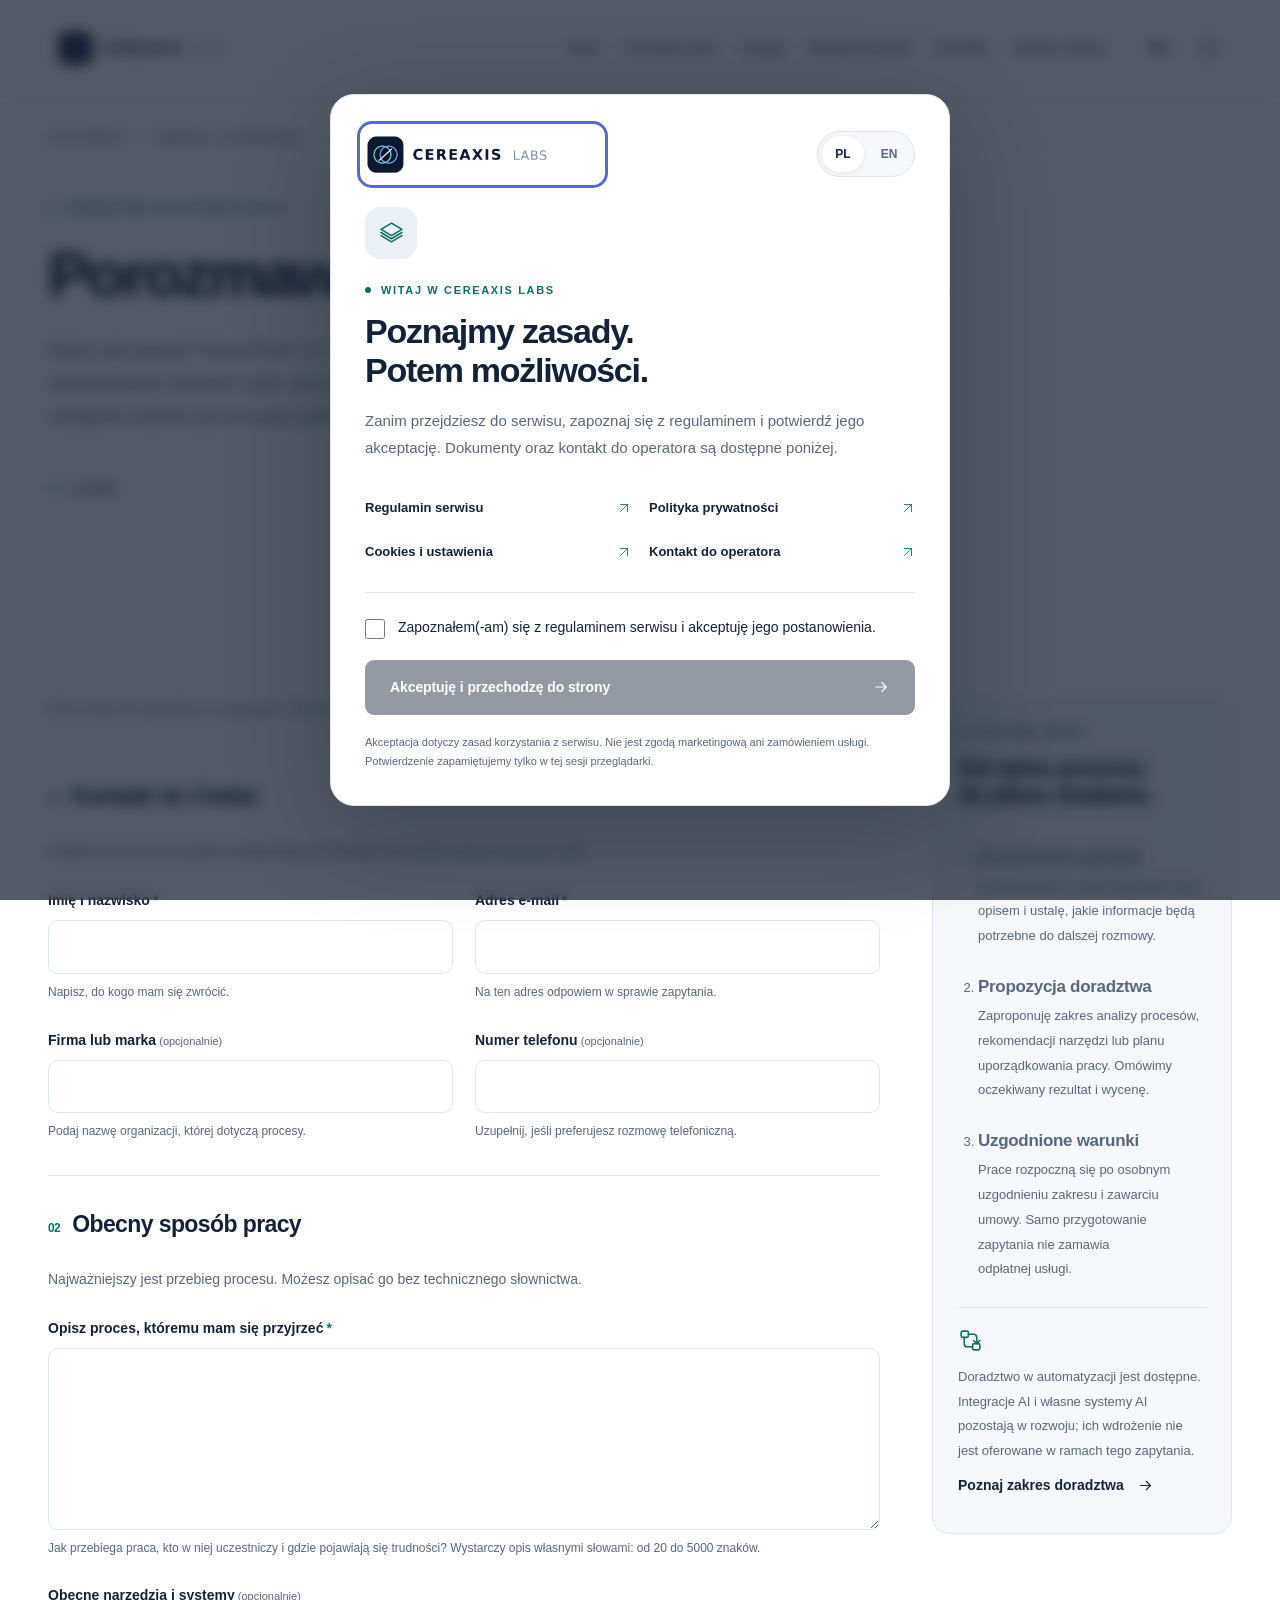
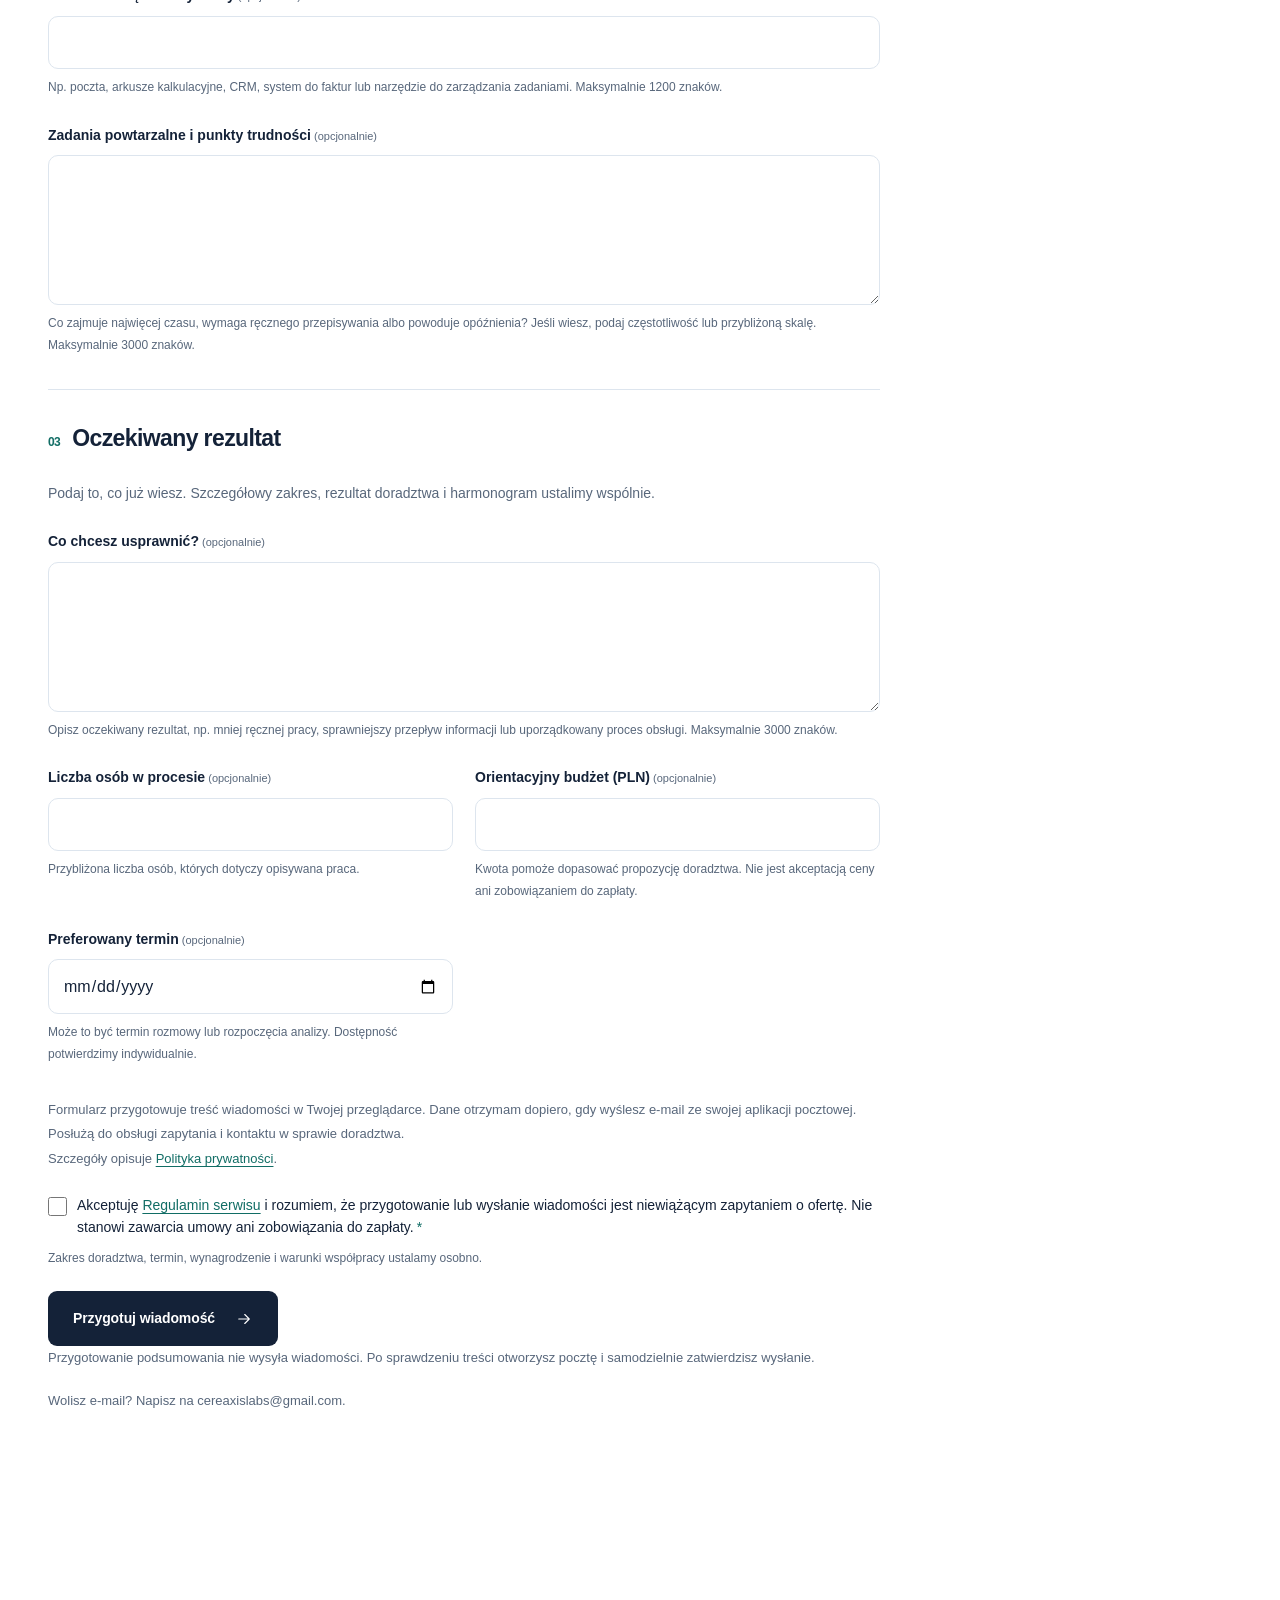
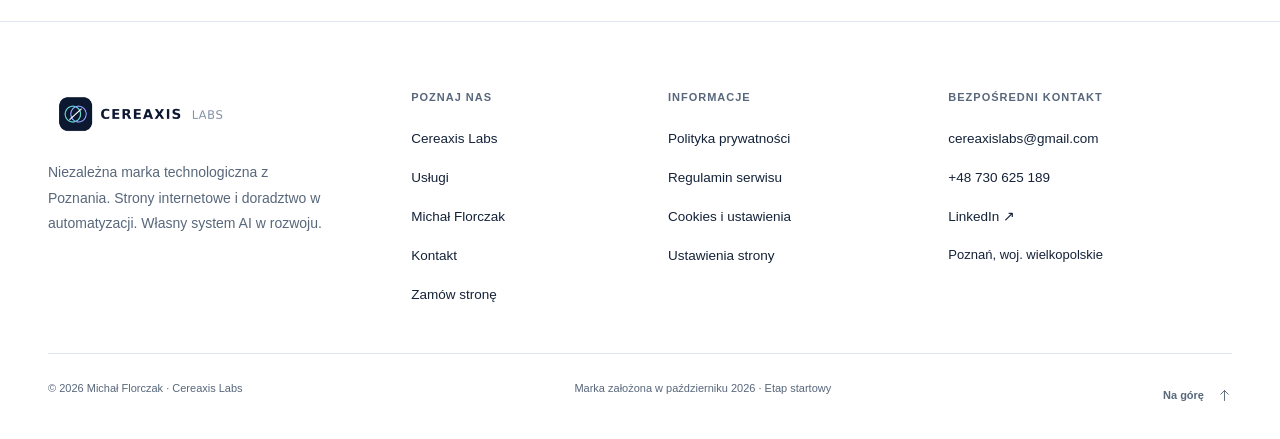
<file: zapytanie-automatyzacja.html>
<!doctype html>
<html lang="pl" data-theme="light"><head><meta charset="utf-8"><meta name="viewport" content="width=device-width, initial-scale=1"><meta name="theme-color" content="#ffffff">
<title data-pl="Zapytaj o doradztwo w automatyzacji — Cereaxis Labs" data-en="Automation consulting enquiry — Cereaxis Labs">Zapytaj o doradztwo w automatyzacji — Cereaxis Labs</title>
<meta name="description" content="Opisz procesy i przygotuj wiadomość dotyczącą doradztwa w automatyzacji. Wycena i warunki ustalane indywidualnie." data-pl="Opisz procesy i przygotuj wiadomość dotyczącą doradztwa w automatyzacji. Wycena i warunki ustalane indywidualnie." data-en="Describe your workflows and prepare an automation consulting enquiry. Scope, pricing and terms are agreed individually.">
<meta property="og:type" content="website"><meta property="og:site_name" content="Cereaxis Labs"><meta property="og:title" content="Zapytaj o doradztwo w automatyzacji — Cereaxis Labs" data-pl="Zapytaj o doradztwo w automatyzacji — Cereaxis Labs" data-en="Automation consulting enquiry — Cereaxis Labs"><meta property="og:description" content="Opisz procesy i przygotuj wiadomość dotyczącą doradztwa w automatyzacji. Wycena i warunki ustalane indywidualnie." data-pl="Opisz procesy i przygotuj wiadomość dotyczącą doradztwa w automatyzacji. Wycena i warunki ustalane indywidualnie." data-en="Describe your workflows and prepare an automation consulting enquiry. Scope, pricing and terms are agreed individually.">
<link rel="icon" href="assets/cereaxis-labs-icon.png" type="image/png"><script>document.documentElement.classList.add('js');
try {
 var p=JSON.parse(localStorage.getItem('cereaxis.preferences.v2')||'null');
 if(p&&p.consent===true&&p.expires>Date.now()){
  if(p.theme==='dark'||p.theme==='light')document.documentElement.dataset.theme=p.theme;
  if(p.lang==='en'||p.lang==='pl')document.documentElement.lang=p.lang;
 }else if(p){localStorage.removeItem('cereaxis.preferences.v2');}
}catch(_){}
try{var q=new URLSearchParams(location.search);if(q.get('theme')==='dark'||q.get('theme')==='light')document.documentElement.dataset.theme=q.get('theme');if(q.get('lang')==='en'||q.get('lang')==='pl')document.documentElement.lang=q.get('lang');}catch(_){}</script><link rel="stylesheet" href="assets/site.css?v=f56a594e5f"><link rel="stylesheet" href="assets/refinements.css?v=23b7372c56"><link rel="stylesheet" href="assets/interactions.css?v=6615afb9a2"><script src="assets/site.js?v=04f3d5b48e" defer></script><script src="assets/experience.js?v=4e5455bf96" defer></script></head>
<body id="top" data-entry-required="true"><a href="#main" class="skip"><span data-pl="Przejdź do treści" data-en="Skip to content">Przejdź do treści</span></a>
    <header class="site-header"><div class="wrap header-inner">
      <a class="logo-link" href="index.html" aria-label="Cereaxis Labs — strona główna" data-aria-pl="Cereaxis Labs — strona główna" data-aria-en="Cereaxis Labs — home"><span class="logo-well"><img class="brand-logo" src="assets/cereaxis-labs-logo.png" alt="Cereaxis Labs" width="1520" height="264" decoding="async"></span></a>
      <nav id="primary-nav" class="nav-links" aria-label="Menu główne" data-aria-pl="Menu główne" data-aria-en="Main navigation"><a href="index.html"><span data-pl="Start" data-en="Home">Start</span></a><a href="cereaxis-labs.html"><span data-pl="Cereaxis Labs" data-en="Cereaxis Labs">Cereaxis Labs</span></a><a href="uslugi.html"><span data-pl="Usługi" data-en="Services">Usługi</span></a><a href="michal-florczak.html"><span data-pl="Michał Florczak" data-en="Michał Florczak">Michał Florczak</span></a><a href="kontakt.html"><span data-pl="Kontakt" data-en="Contact">Kontakt</span></a><a href="zamow-strone.html"><span data-pl="Zamów stronę" data-en="Request a website">Zamów stronę</span></a><div class="mobile-nav-meta">Cereaxis Labs · Poznań<br><span data-pl="Technologia zaczyna się od dobrej rozmowy." data-en="Good technology starts with a conversation.">Technologia zaczyna się od dobrej rozmowy.</span></div></nav>
      <div class="controls"><button class="control language-control" id="language-toggle" type="button" aria-label="Przełącz na język angielski" title="Przełącz na język angielski" lang="en"><span>EN</span></button><button class="control" id="theme-toggle" type="button" aria-label="Włącz ciemny motyw" title="Włącz ciemny motyw"><svg class="moon" viewBox="0 0 24 24" fill="none" stroke="currentColor" stroke-width="1.5" stroke-linecap="round" stroke-linejoin="round" aria-hidden="true"><path d="M21 13A9 9 0 0 1 11 3 9 9 0 1 0 21 13Z"/></svg><svg class="sun" viewBox="0 0 24 24" fill="none" stroke="currentColor" stroke-width="1.5" stroke-linecap="round" stroke-linejoin="round" aria-hidden="true"><circle cx="12" cy="12" r="4"/><path d="M12 2v2m0 16v2M2 12h2m16 0h2M5 5l1 1m12 12 1 1m0-14-1 1M6 18l-1 1"/></svg></button><button class="control menu-control" id="menu-toggle" type="button" aria-label="Otwórz menu" aria-controls="primary-nav" aria-expanded="false"><svg class="menu-lines" viewBox="0 0 24 24" fill="none" stroke="currentColor" stroke-width="1.5" stroke-linecap="round" stroke-linejoin="round" aria-hidden="true"><path d="M4 8h16M4 16h16"/></svg><svg class="menu-x" viewBox="0 0 24 24" fill="none" stroke="currentColor" stroke-width="1.5" stroke-linecap="round" stroke-linejoin="round" aria-hidden="true"><path d="m6 6 12 12M6 18 18 6"/></svg></button></div>
    </div><div class="reading-progress" aria-hidden="true"></div></header><main id="main" tabindex="-1">
    <div class="wrap breadcrumb"><a href="index.html"><span data-pl="Strona główna" data-en="Home">Strona główna</span></a><svg class="" viewBox="0 0 24 24" fill="none" stroke="currentColor" stroke-width="1.5" stroke-linecap="round" stroke-linejoin="round" aria-hidden="true"><path d="m9 5 7 7-7 7"/></svg><span data-pl="Zapytanie o automatyzację" data-en="Automation consulting enquiry">Zapytanie o automatyzację</span></div>
    <section class="page-hero order-hero"><div class="wrap">
      <div data-pl="Doradztwo w automatyzacji" data-en="Automation consulting" class="eyebrow">Doradztwo w automatyzacji</div>
      <h1 data-pl="Porozmawiajmy o automatyzacji." data-en="Let’s talk about automation.">Porozmawiajmy o automatyzacji.</h1>
      <p data-pl="Opisz, jak pracuje Twoja firma i co chcesz usprawnić. Doradztwo obejmuje analizę procesów, rekomendacje narzędzi i plan uporządkowania pracy. Najpierw przygotujesz treść zapytania, a następnie wyślesz ją ze swojej aplikacji pocztowej." data-en="Describe how your business works and what you would like to improve. Consulting covers process analysis, tool recommendations and a plan to organise the work. First, prepare your enquiry; then send it from your own mail app." class="lead">Opisz, jak pracuje Twoja firma i co chcesz usprawnić. Doradztwo obejmuje analizę procesów, rekomendacje narzędzi i plan uporządkowania pracy. Najpierw przygotujesz treść zapytania, a następnie wyślesz ją ze swojej aplikacji pocztowej.</p>
      <nav class="order-section-nav" aria-label="Sekcje formularza" data-aria-pl="Sekcje formularza" data-aria-en="Form sections"><ol class="order-steps"><li><a href="#order-contact"><span class="order-step-number" aria-hidden="true">01</span><span data-pl="Kontakt" data-en="Contact">Kontakt</span></a></li><li><a href="#order-process"><span class="order-step-number" aria-hidden="true">02</span><span data-pl="Proces" data-en="Process">Proces</span></a></li><li><a href="#order-objectives"><span class="order-step-number" aria-hidden="true">03</span><span data-pl="Cel i ramy" data-en="Goals and parameters">Cel i ramy</span></a></li></ol></nav>
    </div></section>
    <section class="section order-section"><div class="wrap order-layout">
      <form class="order-form" id="website-order-form" data-service="automation" method="post" action="mailto:cereaxislabs@gmail.com" enctype="text/plain" accept-charset="UTF-8" autocomplete="on" aria-describedby="order-required-note" aria-busy="false">
        <div class="form-honeypot" hidden aria-hidden="true"><label for="form-website"><span data-pl="Pozostaw to pole puste" data-en="Leave this field empty">Pozostaw to pole puste</span></label><input id="form-website" name="website" type="text" maxlength="200" tabindex="-1" autocomplete="off"></div>
        <p data-pl="Pola oznaczone gwiazdką są wymagane. Pozostałe informacje możesz uzupełnić podczas rozmowy." data-en="Fields marked with an asterisk are required. Other details can be discussed later." class="order-required-note" id="order-required-note">Pola oznaczone gwiazdką są wymagane. Pozostałe informacje możesz uzupełnić podczas rozmowy.</p>
        <div class="order-errors" id="order-errors" role="alert" tabindex="-1" hidden><p data-pl="Sprawdź wskazane pola przed przygotowaniem wiadomości." data-en="Please check the highlighted fields before preparing your message.">Sprawdź wskazane pola przed przygotowaniem wiadomości.</p><ul id="order-error-list"></ul></div>
        <fieldset class="form-section" id="order-contact"><legend><span class="form-section-number" aria-hidden="true">01</span><span data-pl="Kontakt do Ciebie" data-en="Your contact details">Kontakt do Ciebie</span></legend><p data-pl="Wiadomość możesz wysłać bezpośrednio do Michała Florczaka, twórcy Cereaxis Labs." data-en="You can send your message directly to Michał Florczak, founder of Cereaxis Labs." class="form-section-intro">Wiadomość możesz wysłać bezpośrednio do Michała Florczaka, twórcy Cereaxis Labs.</p><div class="form-grid"><div class="order-field"><label for="order-name"><span data-pl="Imię i nazwisko" data-en="Full name">Imię i nazwisko</span><span class="required-mark" aria-hidden="true">*</span><span data-pl=" (wymagane)" data-en=" (required)" class="sr-only"> (wymagane)</span></label><input id="order-name" name="name" type="text" required aria-describedby="order-name-hint order-name-error" autocomplete="name" maxlength="120"><p data-pl="Napisz, do kogo mam się zwrócić." data-en="Let me know how to address you." class="field-hint" id="order-name-hint">Napisz, do kogo mam się zwrócić.</p><p data-pl="Podaj imię i nazwisko." data-en="Please enter your full name." class="field-error" id="order-name-error" hidden>Podaj imię i nazwisko.</p></div><div class="order-field"><label for="order-email"><span data-pl="Adres e-mail" data-en="Email address">Adres e-mail</span><span class="required-mark" aria-hidden="true">*</span><span data-pl=" (wymagane)" data-en=" (required)" class="sr-only"> (wymagane)</span></label><input id="order-email" name="email" type="email" required aria-describedby="order-email-hint order-email-error" autocomplete="email" inputmode="email" maxlength="254" spellcheck="false"><p data-pl="Na ten adres odpowiem w sprawie zapytania." data-en="I will use this address to reply to your enquiry." class="field-hint" id="order-email-hint">Na ten adres odpowiem w sprawie zapytania.</p><p data-pl="Podaj poprawny adres e-mail." data-en="Please enter a valid email address." class="field-error" id="order-email-error" hidden>Podaj poprawny adres e-mail.</p></div><div class="order-field"><label for="order-company"><span data-pl="Firma lub marka" data-en="Company or brand">Firma lub marka</span><span data-pl=" (opcjonalnie)" data-en=" (optional)" class="field-optional"> (opcjonalnie)</span></label><input id="order-company" name="company" type="text" aria-describedby="order-company-hint order-company-error" autocomplete="organization" maxlength="160"><p data-pl="Podaj nazwę organizacji, której dotyczą procesy." data-en="Name the organisation whose processes you would like to discuss." class="field-hint" id="order-company-hint">Podaj nazwę organizacji, której dotyczą procesy.</p><p data-pl="Sprawdź wartość w tym polu." data-en="Please check this field." class="field-error" id="order-company-error" hidden>Sprawdź wartość w tym polu.</p></div><div class="order-field"><label for="order-phone"><span data-pl="Numer telefonu" data-en="Phone number">Numer telefonu</span><span data-pl=" (opcjonalnie)" data-en=" (optional)" class="field-optional"> (opcjonalnie)</span></label><input id="order-phone" name="phone" type="tel" aria-describedby="order-phone-hint order-phone-error" autocomplete="tel" inputmode="tel" maxlength="30"><p data-pl="Uzupełnij, jeśli preferujesz rozmowę telefoniczną." data-en="Include this if you prefer to discuss the enquiry by phone." class="field-hint" id="order-phone-hint">Uzupełnij, jeśli preferujesz rozmowę telefoniczną.</p><p data-pl="Sprawdź wartość w tym polu." data-en="Please check this field." class="field-error" id="order-phone-error" hidden>Sprawdź wartość w tym polu.</p></div></div></fieldset>
        <fieldset class="form-section" id="order-process"><legend><span class="form-section-number" aria-hidden="true">02</span><span data-pl="Obecny sposób pracy" data-en="How work happens today">Obecny sposób pracy</span></legend><p data-pl="Najważniejszy jest przebieg procesu. Możesz opisać go bez technicznego słownictwa." data-en="Focus on how the process works. You do not need technical terminology to describe it." class="form-section-intro">Najważniejszy jest przebieg procesu. Możesz opisać go bez technicznego słownictwa.</p><div class="form-grid"><div class="order-field form-field-wide"><label for="order-process-description"><span data-pl="Opisz proces, któremu mam się przyjrzeć" data-en="Describe the process you would like me to review">Opisz proces, któremu mam się przyjrzeć</span><span class="required-mark" aria-hidden="true">*</span><span data-pl=" (wymagane)" data-en=" (required)" class="sr-only"> (wymagane)</span></label><textarea id="order-process-description" name="processDescription" rows="6" maxlength="5000" minlength="20" required aria-describedby="order-process-description-hint order-process-description-error"></textarea><p data-pl="Jak przebiega praca, kto w niej uczestniczy i gdzie pojawiają się trudności? Wystarczy opis własnymi słowami: od 20 do 5000 znaków." data-en="How does the work happen, who is involved, and where do difficulties arise? Describe it in your own words, using 20 to 5,000 characters." class="field-hint" id="order-process-description-hint">Jak przebiega praca, kto w niej uczestniczy i gdzie pojawiają się trudności? Wystarczy opis własnymi słowami: od 20 do 5000 znaków.</p><p data-pl="Opisz proces w co najmniej 20 znakach (maksymalnie 5000)." data-en="Please describe the process using 20 to 5,000 characters." class="field-error" id="order-process-description-error" hidden>Opisz proces w co najmniej 20 znakach (maksymalnie 5000).</p></div><div class="order-field form-field-wide"><label for="order-current-tools"><span data-pl="Obecne narzędzia i systemy" data-en="Current tools and systems">Obecne narzędzia i systemy</span><span data-pl=" (opcjonalnie)" data-en=" (optional)" class="field-optional"> (opcjonalnie)</span></label><input id="order-current-tools" name="currentTools" type="text" aria-describedby="order-current-tools-hint order-current-tools-error" maxlength="1200"><p data-pl="Np. poczta, arkusze kalkulacyjne, CRM, system do faktur lub narzędzie do zarządzania zadaniami. Maksymalnie 1200 znaków." data-en="For example, email, spreadsheets, a CRM, invoicing software or a task-management tool. Up to 1,200 characters." class="field-hint" id="order-current-tools-hint">Np. poczta, arkusze kalkulacyjne, CRM, system do faktur lub narzędzie do zarządzania zadaniami. Maksymalnie 1200 znaków.</p><p data-pl="Sprawdź wartość w tym polu." data-en="Please check this field." class="field-error" id="order-current-tools-error" hidden>Sprawdź wartość w tym polu.</p></div><div class="order-field form-field-wide"><label for="order-repetitive-tasks"><span data-pl="Zadania powtarzalne i punkty trudności" data-en="Repetitive tasks and pain points">Zadania powtarzalne i punkty trudności</span><span data-pl=" (opcjonalnie)" data-en=" (optional)" class="field-optional"> (opcjonalnie)</span></label><textarea id="order-repetitive-tasks" name="repetitiveTasks" rows="4" maxlength="3000" aria-describedby="order-repetitive-tasks-hint order-repetitive-tasks-error"></textarea><p data-pl="Co zajmuje najwięcej czasu, wymaga ręcznego przepisywania albo powoduje opóźnienia? Jeśli wiesz, podaj częstotliwość lub przybliżoną skalę. Maksymalnie 3000 znaków." data-en="What takes the most time, involves manual data entry or causes delays? Include an approximate frequency or scale if you know it. Up to 3,000 characters." class="field-hint" id="order-repetitive-tasks-hint">Co zajmuje najwięcej czasu, wymaga ręcznego przepisywania albo powoduje opóźnienia? Jeśli wiesz, podaj częstotliwość lub przybliżoną skalę. Maksymalnie 3000 znaków.</p><p data-pl="Sprawdź treść w tym polu." data-en="Please check the text in this field." class="field-error" id="order-repetitive-tasks-error" hidden>Sprawdź treść w tym polu.</p></div></div></fieldset>
        <fieldset class="form-section" id="order-objectives"><legend><span class="form-section-number" aria-hidden="true">03</span><span data-pl="Oczekiwany rezultat" data-en="The intended outcome">Oczekiwany rezultat</span></legend><p data-pl="Podaj to, co już wiesz. Szczegółowy zakres, rezultat doradztwa i harmonogram ustalimy wspólnie." data-en="Share what you already know. We will agree on the detailed scope, consulting deliverable and schedule together." class="form-section-intro">Podaj to, co już wiesz. Szczegółowy zakres, rezultat doradztwa i harmonogram ustalimy wspólnie.</p><div class="form-grid"><div class="order-field form-field-wide"><label for="order-target-goal"><span data-pl="Co chcesz usprawnić?" data-en="What would you like to improve?">Co chcesz usprawnić?</span><span data-pl=" (opcjonalnie)" data-en=" (optional)" class="field-optional"> (opcjonalnie)</span></label><textarea id="order-target-goal" name="targetGoal" rows="4" maxlength="3000" aria-describedby="order-target-goal-hint order-target-goal-error"></textarea><p data-pl="Opisz oczekiwany rezultat, np. mniej ręcznej pracy, sprawniejszy przepływ informacji lub uporządkowany proces obsługi. Maksymalnie 3000 znaków." data-en="Describe the intended outcome, such as less manual work, a smoother flow of information or a clearer service process. Up to 3,000 characters." class="field-hint" id="order-target-goal-hint">Opisz oczekiwany rezultat, np. mniej ręcznej pracy, sprawniejszy przepływ informacji lub uporządkowany proces obsługi. Maksymalnie 3000 znaków.</p><p data-pl="Sprawdź treść w tym polu." data-en="Please check the text in this field." class="field-error" id="order-target-goal-error" hidden>Sprawdź treść w tym polu.</p></div><div class="order-field"><label for="order-team-size"><span data-pl="Liczba osób w procesie" data-en="People involved in the process">Liczba osób w procesie</span><span data-pl=" (opcjonalnie)" data-en=" (optional)" class="field-optional"> (opcjonalnie)</span></label><input id="order-team-size" name="teamSize" type="number" aria-describedby="order-team-size-hint order-team-size-error" min="1" max="100000" step="1" inputmode="numeric"><p data-pl="Przybliżona liczba osób, których dotyczy opisywana praca." data-en="The approximate number of people involved in the work you described." class="field-hint" id="order-team-size-hint">Przybliżona liczba osób, których dotyczy opisywana praca.</p><p data-pl="Podaj liczbę całkowitą od 1 do 100 000." data-en="Please enter a whole number between 1 and 100,000." class="field-error" id="order-team-size-error" hidden>Podaj liczbę całkowitą od 1 do 100 000.</p></div><div class="order-field"><label for="order-budget"><span data-pl="Orientacyjny budżet (PLN)" data-en="Indicative budget (PLN)">Orientacyjny budżet (PLN)</span><span data-pl=" (opcjonalnie)" data-en=" (optional)" class="field-optional"> (opcjonalnie)</span></label><input id="order-budget" name="budget" type="number" aria-describedby="order-budget-hint order-budget-error" min="0" max="1000000" step="1" inputmode="numeric"><p data-pl="Kwota pomoże dopasować propozycję doradztwa. Nie jest akceptacją ceny ani zobowiązaniem do zapłaty." data-en="An amount helps shape the consulting proposal. It does not confirm a price or create an obligation to pay." class="field-hint" id="order-budget-hint">Kwota pomoże dopasować propozycję doradztwa. Nie jest akceptacją ceny ani zobowiązaniem do zapłaty.</p><p data-pl="Podaj nieujemną kwotę w pełnych złotych, nie większą niż 1 000 000 PLN." data-en="Please enter a non-negative whole-PLN amount up to PLN 1,000,000." class="field-error" id="order-budget-error" hidden>Podaj nieujemną kwotę w pełnych złotych, nie większą niż 1 000 000 PLN.</p></div><div class="order-field"><label for="order-deadline"><span data-pl="Preferowany termin" data-en="Preferred date">Preferowany termin</span><span data-pl=" (opcjonalnie)" data-en=" (optional)" class="field-optional"> (opcjonalnie)</span></label><input id="order-deadline" name="deadline" type="date" aria-describedby="order-deadline-hint order-deadline-error" data-min-today="true"><p data-pl="Może to być termin rozmowy lub rozpoczęcia analizy. Dostępność potwierdzimy indywidualnie." data-en="This can be a preferred date for a discussion or the start of a review. Availability will be confirmed individually." class="field-hint" id="order-deadline-hint">Może to być termin rozmowy lub rozpoczęcia analizy. Dostępność potwierdzimy indywidualnie.</p><p data-pl="Wybierz poprawną datę, która jeszcze nie minęła." data-en="Please choose a valid date that has not passed." class="field-error" id="order-deadline-error" hidden>Wybierz poprawną datę, która jeszcze nie minęła.</p></div></div></fieldset>
        <div class="order-submit-section"><p data-pl="Formularz przygotowuje treść wiadomości w Twojej przeglądarce. Dane otrzymam dopiero, gdy wyślesz e-mail ze swojej aplikacji pocztowej. Posłużą do obsługi zapytania i kontaktu w sprawie doradztwa." data-en="The form prepares a message in your browser. I will receive your details only when you send the email from your own mail app. They will be used to handle your enquiry and discuss consulting." class="order-privacy">Formularz przygotowuje treść wiadomości w Twojej przeglądarce. Dane otrzymam dopiero, gdy wyślesz e-mail ze swojej aplikacji pocztowej. Posłużą do obsługi zapytania i kontaktu w sprawie doradztwa.</p><p class="order-privacy"><span data-pl="Szczegóły opisuje " data-en="Details are explained in the ">Szczegóły opisuje </span><a class="form-inline-link" href="polityka-prywatnosci.html" target="_blank" rel="noopener noreferrer"><span data-pl="Polityka prywatności" data-en="Privacy Policy">Polityka prywatności</span><span data-pl=" (nowa karta)" data-en=" (new tab)" class="sr-only"> (nowa karta)</span></a>.</p><div class="order-field order-acknowledgement"><label class="order-checkbox" for="order-acknowledgement"><input id="order-acknowledgement" name="acknowledgement" type="checkbox" value="accepted" required aria-describedby="order-acknowledgement-hint order-acknowledgement-error"><span class="order-checkbox-copy"><span data-pl="Akceptuję " data-en="I accept the ">Akceptuję </span><a class="form-inline-link" href="regulamin.html" target="_blank" rel="noopener noreferrer"><span data-pl="Regulamin serwisu" data-en="Website Terms">Regulamin serwisu</span><span data-pl=" (nowa karta)" data-en=" (new tab)" class="sr-only"> (nowa karta)</span></a><span data-pl=" i rozumiem, że przygotowanie lub wysłanie wiadomości jest niewiążącym zapytaniem o ofertę. Nie stanowi zawarcia umowy ani zobowiązania do zapłaty." data-en=" and understand that preparing or sending this message is a non-binding request for a proposal. It does not enter me into a contract or create an obligation to pay."> i rozumiem, że przygotowanie lub wysłanie wiadomości jest niewiążącym zapytaniem o ofertę. Nie stanowi zawarcia umowy ani zobowiązania do zapłaty.</span><span class="required-mark" aria-hidden="true">*</span><span data-pl=" (wymagane)" data-en=" (required)" class="sr-only"> (wymagane)</span></span></label><p data-pl="Zakres doradztwa, termin, wynagrodzenie i warunki współpracy ustalamy osobno." data-en="The consulting scope, timing, fees and terms of collaboration are agreed separately." class="field-hint" id="order-acknowledgement-hint">Zakres doradztwa, termin, wynagrodzenie i warunki współpracy ustalamy osobno.</p><p data-pl="Potwierdź akceptację regulaminu i niewiążący charakter zapytania." data-en="Please accept the terms and acknowledge the non-binding nature of this enquiry." class="field-error" id="order-acknowledgement-error" hidden>Potwierdź akceptację regulaminu i niewiążący charakter zapytania.</p></div>
          <div class="order-submit-actions"><button class="button button-primary" id="order-submit" type="submit" disabled><span data-pl="Przygotuj wiadomość" data-en="Prepare enquiry">Przygotuj wiadomość</span><svg class="" viewBox="0 0 24 24" fill="none" stroke="currentColor" stroke-width="1.5" stroke-linecap="round" stroke-linejoin="round" aria-hidden="true"><path d="M5 12h14m-6-6 6 6-6 6"/></svg></button></div>
          <p data-pl="Przygotowanie podsumowania nie wysyła wiadomości. Po sprawdzeniu treści otworzysz pocztę i samodzielnie zatwierdzisz wysłanie." data-en="Preparing the summary does not send a message. After reviewing it, open your mail app and confirm sending there." class="order-submit-note">Przygotowanie podsumowania nie wysyła wiadomości. Po sprawdzeniu treści otworzysz pocztę i samodzielnie zatwierdzisz wysłanie.</p>
          <p class="order-status" id="order-status" role="status" aria-live="polite" aria-atomic="true"></p>
          <p class="order-email-fallback"><span data-pl="Wolisz e-mail? Napisz na " data-en="Prefer email? Write to ">Wolisz e-mail? Napisz na </span><a href="mailto:cereaxislabs@gmail.com">cereaxislabs@gmail.com</a>.</p>
          <noscript><p data-pl="Aby przygotować wiadomość z formularza, włącz JavaScript w przeglądarce. Możesz też opisać proces i wysłać zapytanie bezpośrednio na cereaxislabs@gmail.com." data-en="Enable JavaScript in your browser to prepare a message from the form, or describe your process in an email to cereaxislabs@gmail.com." class="note order-noscript">Aby przygotować wiadomość z formularza, włącz JavaScript w przeglądarce. Możesz też opisać proces i wysłać zapytanie bezpośrednio na cereaxislabs@gmail.com.</p></noscript>
        </div>
        <section class="order-review" id="order-review" hidden aria-labelledby="order-review-title">
          <h2 data-pl="Twoje zapytanie jest gotowe do sprawdzenia." data-en="Your enquiry is ready to review." id="order-review-title" tabindex="-1">Twoje zapytanie jest gotowe do sprawdzenia.</h2>
          <p data-pl="Sprawdź treść poniżej. Następnie otwórz aplikację pocztową i wyślij wiadomość. Możesz również skopiować tekst do nowego e-maila adresowanego do cereaxislabs@gmail.com." data-en="Review the message below, then open your mail app and send it. You can also copy the text into a new email addressed to cereaxislabs@gmail.com." class="order-review-intro">Sprawdź treść poniżej. Następnie otwórz aplikację pocztową i wyślij wiadomość. Możesz również skopiować tekst do nowego e-maila adresowanego do cereaxislabs@gmail.com.</p>
          <div class="order-field"><label for="order-summary"><span data-pl="Treść wiadomości" data-en="Message text">Treść wiadomości</span></label><textarea id="order-summary" rows="15" readonly spellcheck="false" aria-describedby="order-summary-hint order-review-note"></textarea><p data-pl="Aby poprawić dane, wróć do pól powyżej i ponownie wybierz „Przygotuj wiadomość”." data-en="To change any details, return to the fields above and select “Prepare enquiry” again." class="field-hint" id="order-summary-hint">Aby poprawić dane, wróć do pól powyżej i ponownie wybierz „Przygotuj wiadomość”.</p></div>
          <p class="order-review-note" id="order-review-note" role="status" aria-live="polite" aria-atomic="true"></p>
          <div class="order-review-actions"><a class="button button-primary" id="order-open-email" href="mailto:cereaxislabs@gmail.com" aria-describedby="order-review-note"><span data-pl="Otwórz pocztę" data-en="Open mail app">Otwórz pocztę</span><svg class="" viewBox="0 0 24 24" fill="none" stroke="currentColor" stroke-width="1.5" stroke-linecap="round" stroke-linejoin="round" aria-hidden="true"><rect x="3" y="5" width="18" height="14" rx="2"/><path d="m3 7 9 6 9-6"/></svg></a><button class="button button-outline" id="order-copy" type="button"><span data-pl="Skopiuj treść" data-en="Copy message">Skopiuj treść</span></button></div>
        </section>
      </form>
      <aside class="order-aside" aria-labelledby="order-next-title"><div class="order-aside-card">
        <div data-pl="Kolejne kroki" data-en="What happens next" class="eyebrow">Kolejne kroki</div>
        <h2 data-pl="Od opisu procesu do planu działania." data-en="From your process to a practical plan." id="order-next-title">Od opisu procesu do planu działania.</h2>
        <ol class="order-next-steps"><li><div><h3 data-pl="Zrozumienie sytuacji" data-en="Understanding your situation">Zrozumienie sytuacji</h3><p data-pl="Po otrzymaniu e-maila zapoznam się z opisem i ustalę, jakie informacje będą potrzebne do dalszej rozmowy." data-en="Once I receive your email, I will review the process you described and identify what we need to discuss next.">Po otrzymaniu e-maila zapoznam się z opisem i ustalę, jakie informacje będą potrzebne do dalszej rozmowy.</p></div></li><li><div><h3 data-pl="Propozycja doradztwa" data-en="A consulting proposal">Propozycja doradztwa</h3><p data-pl="Zaproponuję zakres analizy procesów, rekomendacji narzędzi lub planu uporządkowania pracy. Omówimy oczekiwany rezultat i wycenę." data-en="I will propose a scope for process analysis, tool recommendations or a plan to organise the work. We will discuss the intended deliverable and a quote.">Zaproponuję zakres analizy procesów, rekomendacji narzędzi lub planu uporządkowania pracy. Omówimy oczekiwany rezultat i wycenę.</p></div></li><li><div><h3 data-pl="Uzgodnione warunki" data-en="Agreed terms">Uzgodnione warunki</h3><p data-pl="Prace rozpoczną się po osobnym uzgodnieniu zakresu i zawarciu umowy. Samo przygotowanie zapytania nie zamawia odpłatnej usługi." data-en="Work will begin after the scope is agreed separately and a contract is concluded. Preparing an enquiry alone does not place a paid order.">Prace rozpoczną się po osobnym uzgodnieniu zakresu i zawarciu umowy. Samo przygotowanie zapytania nie zamawia odpłatnej usługi.</p></div></li></ol>
        <div class="order-aside-note"><svg class="" viewBox="0 0 24 24" fill="none" stroke="currentColor" stroke-width="1.5" stroke-linecap="round" stroke-linejoin="round" aria-hidden="true"><rect x="3" y="3" width="7" height="6" rx="1.5"/><rect x="14" y="15" width="7" height="6" rx="1.5"/><path d="M10 6h5a3 3 0 0 1 3 3v6m-4 3H9a3 3 0 0 1-3-3V9m9 3 3 3 3-3"/></svg><p data-pl="Doradztwo w automatyzacji jest dostępne. Integracje AI i własne systemy AI pozostają w rozwoju; ich wdrożenie nie jest oferowane w ramach tego zapytania." data-en="Automation consulting is available. AI integrations and proprietary AI systems remain in development; their implementation is not offered through this enquiry.">Doradztwo w automatyzacji jest dostępne. Integracje AI i własne systemy AI pozostają w rozwoju; ich wdrożenie nie jest oferowane w ramach tego zapytania.</p></div>
        <a href="automatyzacja.html" class="link-arrow" ><span data-pl="Poznaj zakres doradztwa" data-en="Explore consulting">Poznaj zakres doradztwa</span><svg class="" viewBox="0 0 24 24" fill="none" stroke="currentColor" stroke-width="1.5" stroke-linecap="round" stroke-linejoin="round" aria-hidden="true"><path d="M5 12h14m-6-6 6 6-6 6"/></svg></a>
      </div></aside>
    </div></section></main><footer class="site-footer"><div class="wrap"><div class="footer-grid">
      <div class="footer-brand"><a class="logo-link" href="index.html" aria-label="Cereaxis Labs"><span class="logo-well"><img class="brand-logo" src="assets/cereaxis-labs-logo.png" alt="Cereaxis Labs" width="1520" height="264" decoding="async"></span></a><p data-pl="Niezależna marka technologiczna z Poznania. Strony internetowe i doradztwo w automatyzacji. Własny system AI w rozwoju." data-en="An independent technology brand from Poznań, Poland. Websites and automation consulting. Our own AI system in development.">Niezależna marka technologiczna z Poznania. Strony internetowe i doradztwo w automatyzacji. Własny system AI w rozwoju.</p></div>
      <div><div class="footer-col-title"><span data-pl="Poznaj nas" data-en="Explore">Poznaj nas</span></div><div class="footer-links"><a href="cereaxis-labs.html"><span data-pl="Cereaxis Labs" data-en="Cereaxis Labs">Cereaxis Labs</span></a><a href="uslugi.html"><span data-pl="Usługi" data-en="Services">Usługi</span></a><a href="michal-florczak.html"><span data-pl="Michał Florczak" data-en="Michał Florczak">Michał Florczak</span></a><a href="kontakt.html"><span data-pl="Kontakt" data-en="Contact">Kontakt</span></a><a href="zamow-strone.html"><span data-pl="Zamów stronę" data-en="Request a website">Zamów stronę</span></a></div></div>
      <div><div class="footer-col-title"><span data-pl="Informacje" data-en="Information">Informacje</span></div><div class="footer-links"><a href="polityka-prywatnosci.html"><span data-pl="Polityka prywatności" data-en="Privacy policy">Polityka prywatności</span></a><a href="regulamin.html"><span data-pl="Regulamin serwisu" data-en="Website terms">Regulamin serwisu</span></a><a href="pliki-cookies.html"><span data-pl="Cookies i ustawienia" data-en="Cookies &amp; preferences">Cookies i ustawienia</span></a><button type="button" data-open-settings><span data-pl="Ustawienia strony" data-en="Website preferences">Ustawienia strony</span></button></div></div>
      <div class="footer-contact"><div class="footer-col-title"><span data-pl="Bezpośredni kontakt" data-en="Direct contact">Bezpośredni kontakt</span></div><div class="footer-links"><a href="mailto:cereaxislabs@gmail.com">cereaxislabs@gmail.com</a><a href="tel:+48730625189">+48 730 625 189</a><a href="https://www.linkedin.com/in/micha%C5%82florczak/" target="_blank" rel="noopener noreferrer">LinkedIn ↗ <span data-pl="(nowa karta)" data-en="(new tab)" class="sr-only">(nowa karta)</span></a><span data-pl="Poznań, woj. wielkopolskie" data-en="Poznań, Greater Poland">Poznań, woj. wielkopolskie</span></div></div>
    </div><div class="footer-bottom"><span>© <span id="copyright-year">2026</span> Michał Florczak · Cereaxis Labs</span><span data-pl="Marka założona w październiku 2026 · Etap startowy" data-en="Founded in October 2026 · Early-stage venture">Marka założona w październiku 2026 · Etap startowy</span><a class="link-arrow" href="#top"><span data-pl="Na górę" data-en="Back to top">Na górę</span><svg class="" viewBox="0 0 24 24" fill="none" stroke="currentColor" stroke-width="1.5" stroke-linecap="round" stroke-linejoin="round" aria-hidden="true"><path d="M12 20V4m-6 6 6-6 6 6"/></svg></a></div></div></footer><dialog class="settings-dialog" id="site-settings" aria-labelledby="settings-title"><div class="settings-head"><h2 data-pl="Ustawienia strony" data-en="Website preferences" id="settings-title">Ustawienia strony</h2><button type="button" class="control" id="close-settings" aria-label="Zamknij ustawienia" data-aria-pl="Zamknij ustawienia" data-aria-en="Close preferences"><svg class="" viewBox="0 0 24 24" fill="none" stroke="currentColor" stroke-width="1.5" stroke-linecap="round" stroke-linejoin="round" aria-hidden="true"><path d="m6 6 12 12M6 18 18 6"/></svg></button></div>
      <p data-pl="Dostosuj język i wygląd. Strona działa także bez zapisywania ustawień na urządzeniu." data-en="Choose your language and appearance. The website also works without storing preferences on your device.">Dostosuj język i wygląd. Strona działa także bez zapisywania ustawień na urządzeniu.</p>
      <form id="settings-form"><fieldset><legend><span data-pl="Język" data-en="Language">Język</span></legend><div class="radio-options"><label><input type="radio" name="language" value="pl" checked>Polski</label><label><input type="radio" name="language" value="en">English</label></div></fieldset><fieldset><legend><span data-pl="Motyw" data-en="Appearance">Motyw</span></legend><div class="radio-options"><label><input type="radio" name="theme" value="light" checked><span data-pl="Jasny" data-en="Light">Jasny</span></label><label><input type="radio" name="theme" value="dark"><span data-pl="Ciemny" data-en="Dark">Ciemny</span></label></div></fieldset>
      <label class="remember-label"><input type="checkbox" id="remember-preferences"><span data-pl="Zapamiętaj ustawienia na tym urządzeniu" data-en="Remember preferences on this device">Zapamiętaj ustawienia na tym urządzeniu</span></label><p data-pl="Dobrowolnie zezwalasz na zapis języka i motywu w przeglądarce na 180 dni od zapisania. Bez zaznaczenia wybór jest przenoszony wyłącznie w adresach podstron. Zapis możesz usunąć w dowolnym momencie." data-en="You optionally allow your browser to store your language and theme for 180 days after saving. Otherwise, your choices are passed only in page links. You can delete saved preferences at any time." class="remember-help">Dobrowolnie zezwalasz na zapis języka i motywu w przeglądarce na 180 dni od zapisania. Bez zaznaczenia wybór jest przenoszony wyłącznie w adresach podstron. Zapis możesz usunąć w dowolnym momencie.</p>
      <div class="settings-actions"><button type="submit" class="button button-primary"><span data-pl="Zastosuj ustawienia" data-en="Apply preferences">Zastosuj ustawienia</span></button><button type="button" id="reset-preferences" class="button button-outline"><span data-pl="Przywróć domyślne" data-en="Restore defaults">Przywróć domyślne</span></button></div></form><div class="settings-links"><span data-pl="Więcej informacji:" data-en="Read more:">Więcej informacji:</span> <a href="pliki-cookies.html"><span data-pl="Cookies i ustawienia" data-en="Cookies &amp; preferences">Cookies i ustawienia</span></a></div></dialog><div class="toast" id="status-message" role="status" aria-live="polite"></div><dialog id="site-entry" class="entry-dialog" aria-labelledby="entry-title" aria-describedby="entry-description" data-version="2026-11-07">
    <div class="entry-brand"><a href="regulamin.html" aria-label="Cereaxis Labs — regulamin" data-aria-pl="Cereaxis Labs — regulamin" data-aria-en="Cereaxis Labs — website terms"><span class="logo-well"><img class="brand-logo" src="assets/cereaxis-labs-logo.png" alt="Cereaxis Labs" width="1520" height="264" decoding="async"></span></a><div class="entry-language" aria-label="Language"><button type="button" data-entry-language="pl" lang="pl" aria-pressed="true">PL</button><button type="button" data-entry-language="en" lang="en" aria-pressed="false">EN</button></div></div>
    <div class="entry-symbol" aria-hidden="true"><svg class="" viewBox="0 0 24 24" fill="none" stroke="currentColor" stroke-width="1.5" stroke-linecap="round" stroke-linejoin="round" aria-hidden="true"><path d="m12 3 10 6-10 6L2 9l10-6Zm-10 12 10 6 10-6M2 12l10 6 10-6"/></svg></div>
    <div data-pl="Witaj w Cereaxis Labs" data-en="Welcome to Cereaxis Labs" class="eyebrow">Witaj w Cereaxis Labs</div>
    <h2 id="entry-title" data-pl="Poznajmy zasady. Potem możliwości." data-en="First, the terms. Then, the possibilities." class="entry-title">Poznajmy zasady. Potem możliwości.</h2>
    <p data-pl="Zanim przejdziesz do serwisu, zapoznaj się z regulaminem i potwierdź jego akceptację. Dokumenty oraz kontakt do operatora są dostępne poniżej." data-en="Before entering the website, read and accept the website terms. The documents and operator contact details are available below." class="entry-description" id="entry-description">Zanim przejdziesz do serwisu, zapoznaj się z regulaminem i potwierdź jego akceptację. Dokumenty oraz kontakt do operatora są dostępne poniżej.</p>
    <nav class="entry-documents" aria-label="Dokumenty serwisu" data-aria-pl="Dokumenty serwisu" data-aria-en="Website documents"><a href="regulamin.html"><span data-pl="Regulamin serwisu" data-en="Website terms">Regulamin serwisu</span><svg class="" viewBox="0 0 24 24" fill="none" stroke="currentColor" stroke-width="1.5" stroke-linecap="round" stroke-linejoin="round" aria-hidden="true"><path d="M6 18 18 6M6 6h12v12"/></svg></a><a href="polityka-prywatnosci.html"><span data-pl="Polityka prywatności" data-en="Privacy policy">Polityka prywatności</span><svg class="" viewBox="0 0 24 24" fill="none" stroke="currentColor" stroke-width="1.5" stroke-linecap="round" stroke-linejoin="round" aria-hidden="true"><path d="M6 18 18 6M6 6h12v12"/></svg></a><a href="pliki-cookies.html"><span data-pl="Cookies i ustawienia" data-en="Cookies &amp; preferences">Cookies i ustawienia</span><svg class="" viewBox="0 0 24 24" fill="none" stroke="currentColor" stroke-width="1.5" stroke-linecap="round" stroke-linejoin="round" aria-hidden="true"><path d="M6 18 18 6M6 6h12v12"/></svg></a><a href="kontakt.html"><span data-pl="Kontakt do operatora" data-en="Contact the operator">Kontakt do operatora</span><svg class="" viewBox="0 0 24 24" fill="none" stroke="currentColor" stroke-width="1.5" stroke-linecap="round" stroke-linejoin="round" aria-hidden="true"><path d="M6 18 18 6M6 6h12v12"/></svg></a></nav>
    <form id="entry-form"><label class="entry-accept"><input id="entry-accept" type="checkbox" required><span><span data-pl="Zapoznałem(-am) się z regulaminem serwisu i akceptuję jego postanowienia." data-en="I have read and accept the website terms.">Zapoznałem(-am) się z regulaminem serwisu i akceptuję jego postanowienia.</span></span></label><button id="entry-continue" type="submit" class="button button-primary" disabled><span data-pl="Akceptuję i przechodzę do strony" data-en="Accept and enter the website">Akceptuję i przechodzę do strony</span><svg class="" viewBox="0 0 24 24" fill="none" stroke="currentColor" stroke-width="1.5" stroke-linecap="round" stroke-linejoin="round" aria-hidden="true"><path d="M5 12h14m-6-6 6 6-6 6"/></svg></button></form>
    <p data-pl="Akceptacja dotyczy zasad korzystania z serwisu. Nie jest zgodą marketingową ani zamówieniem usługi. Potwierdzenie zapamiętujemy tylko w tej sesji przeglądarki." data-en="Acceptance concerns the website terms. It is not marketing consent or an order for services. Your confirmation is remembered only for this browser session." class="entry-footnote">Akceptacja dotyczy zasad korzystania z serwisu. Nie jest zgodą marketingową ani zamówieniem usługi. Potwierdzenie zapamiętujemy tylko w tej sesji przeglądarki.</p>
    </dialog><a href="#top" class="back-top" aria-label="Wróć na górę" data-aria-pl="Wróć na górę" data-aria-en="Back to top"><svg class="" viewBox="0 0 24 24" fill="none" stroke="currentColor" stroke-width="1.5" stroke-linecap="round" stroke-linejoin="round" aria-hidden="true"><path d="M12 20V4m-6 6 6-6 6 6"/></svg></a></body></html>
</file>
<file: assets/site.css>
@charset "UTF-8";
:root{color-scheme:light;--bg:#fff;--paper:#f5f7fa;--paper-2:#edf1f6;--ink:#142238;--muted:#626e7e;--line:#e1e6ed;--teal:#126e68;--mint:#70dfd0;--blue:#596ad5;--navy:#101d32;--header:rgba(255,255,255,.94);--shadow:0 24px 65px rgba(20,34,56,.07);--radius:20px;--font:'Segoe UI Variable','Segoe UI',Arial,sans-serif}
[data-theme=dark]{color-scheme:dark;--bg:#0d1728;--paper:#132035;--paper-2:#1b2a42;--ink:#edf1f7;--muted:#a6b3c5;--line:#2a384d;--teal:#81e2d4;--mint:#70dfd0;--blue:#a7b2ff;--header:rgba(13,23,40,.95);--shadow:0 24px 65px rgba(0,0,0,.15)}
*,*::before,*::after{box-sizing:border-box}html{scroll-behavior:smooth;scroll-padding-top:112px}body{margin:0;background:var(--bg);color:var(--ink);font:16px/1.75 var(--font);-webkit-font-smoothing:antialiased}body.menu-open{overflow:hidden}::selection{background:#b8eee4;color:#142238}h1,h2,h3,h4,p,figure{margin:0}h1,h2,h3,h4{font-weight:600;line-height:1.15}button,input{font:inherit}button,a{-webkit-tap-highlight-color:transparent}button{cursor:pointer;color:inherit}a{color:inherit;text-decoration:none}img{max-width:100%;display:block}svg{display:block;flex-shrink:0}button{border:0}a,button,input,summary{touch-action:manipulation}:focus-visible{outline:3px solid var(--teal);outline-offset:5px}::backdrop{background:rgba(7,16,29,.65);backdrop-filter:blur(6px)}
.wrap{width:min(1248px,calc(100% - 96px));margin-inline:auto}.section{padding:100px 0}.section-sm{padding:68px 0}.paper{background:var(--paper)}.bordered{border-block:1px solid var(--line)}.eyebrow{display:flex;align-items:center;gap:10px;font-size:10px;font-weight:700;letter-spacing:1.8px;text-transform:uppercase;line-height:1.7;color:var(--teal)}.eyebrow::before{content:'';width:7px;height:7px;background:currentColor;border-radius:50%;flex-shrink:0}.overline{font-size:10px;letter-spacing:1.6px;text-transform:uppercase;font-weight:650;color:var(--muted)}.lead{font-size:18px;line-height:1.8;color:var(--muted);max-width:700px}.muted{color:var(--muted)}.accent{color:var(--teal)}.tiny{font-size:12px;color:var(--muted)}.sr-only{position:absolute;width:1px;height:1px;margin:-1px;overflow:hidden;clip:rect(0,0,0,0);white-space:nowrap}.skip{position:fixed;top:12px;left:20px;z-index:200;padding:10px 20px;background:var(--ink);color:var(--bg);transform:translateY(-160%);border-radius:7px}.skip:focus{transform:translateY(0)}
.site-header{position:sticky;top:0;z-index:60;background:var(--header);border-bottom:1px solid var(--line);backdrop-filter:blur(18px)}.header-inner{height:92px;display:flex;align-items:center;gap:30px}.logo-link{width:220px;flex-shrink:0;display:block}.brand-logo{width:100%;height:auto;aspect-ratio:1520/264;object-fit:contain}.logo-well{display:block;background:#fff;border-radius:8px;padding:5px 8px}.nav-links{display:flex;gap:24px;margin-left:auto;align-items:center}.nav-links a{font-size:12px;font-weight:550;color:var(--muted);white-space:nowrap;padding:14px 0;position:relative}.nav-links a::after{content:'';position:absolute;left:0;right:100%;bottom:5px;height:2px;background:var(--teal);transition:right .2s}.nav-links a:hover,.nav-links a[aria-current=page]{color:var(--ink)}.nav-links a:hover::after,.nav-links a[aria-current=page]::after{right:0}.controls{display:flex;align-items:center;gap:8px;margin-left:8px}.control{height:42px;min-width:42px;display:flex;align-items:center;justify-content:center;gap:5px;background:transparent;border:1px solid var(--line);border-radius:50%;transition:background .2s}.control:hover{background:var(--paper)}.control svg{width:17px;height:17px}.language-control{border:0;font-size:11px;font-weight:700;letter-spacing:.5px}.language-control span{display:block}.moon{display:block}.sun{display:none}[data-theme=dark] .moon{display:none}[data-theme=dark] .sun{display:block}.menu-control{display:none;border-radius:9px}.menu-x{display:none}.menu-open .menu-x{display:block}.menu-open .menu-lines{display:none}.mobile-nav-meta{display:none}
.button{display:inline-flex;align-items:center;justify-content:center;gap:22px;min-height:54px;padding:15px 23px;border:1px solid transparent;border-radius:8px;font-size:12px;font-weight:650;line-height:1.5;transition:transform .22s,box-shadow .22s,background .22s}.button svg{width:17px;height:17px}.button:hover{transform:translateY(-2px)}.button-primary{background:var(--ink);color:var(--bg)}.button-primary:hover{box-shadow:0 8px 24px rgba(20,34,56,.16)}.button-outline{border-color:var(--line);background:transparent;color:var(--ink)}.button-outline:hover{background:var(--paper)}.button-mint{background:var(--mint);color:#102b31}.link-arrow{display:inline-flex;align-items:center;gap:12px;font-size:12px;font-weight:650;padding:10px 0;line-height:1.5}.link-arrow svg{width:16px;height:16px;transition:transform .2s}.link-arrow:hover{color:var(--teal)}.link-arrow:hover svg{transform:translate(2px,-2px)}.actions{display:flex;gap:16px;flex-wrap:wrap;align-items:center;margin-top:30px}.section-top{display:flex;justify-content:space-between;gap:50px;align-items:flex-end;margin-bottom:42px}.section-top h2{font-size:clamp(32px,3.3vw,46px);letter-spacing:-1.9px;max-width:690px;margin-top:18px}.section-top p{font-size:14px;color:var(--muted);max-width:360px}.section-intro{max-width:710px;margin-bottom:45px}.section-intro h2{font-size:clamp(30px,3.3vw,44px);letter-spacing:-1.6px;margin:18px 0 20px}.section-intro p{color:var(--muted);font-size:15px}.section-top .link-arrow{flex-shrink:0}
.hero{padding:68px 0 0;overflow:hidden}.hero-grid{display:grid;grid-template-columns:1.15fr 1fr;gap:64px;align-items:center;min-height:590px;padding-bottom:65px}.hero h1{font-size:clamp(53px,5.6vw,78px);font-weight:550;line-height:1.07;letter-spacing:-4px;margin:24px 0 27px}.hero h1 span{display:block}.hero .lead{font-size:16px;max-width:520px;line-height:1.9}.hero-note{margin-top:27px;display:flex;gap:10px;align-items:center;font-size:10px;color:var(--muted)}.hero-note svg{width:13px;height:13px}.hero-proof{display:grid;grid-template-columns:1fr 1fr 1.25fr;border-top:1px solid var(--line);padding:23px 0 28px;gap:30px}.hero-proof-item{display:flex;align-items:center;gap:12px}.hero-proof-item+.hero-proof-item{border-left:1px solid var(--line);padding-left:34px}.hero-proof-item strong{font-size:15px;letter-spacing:-.3px;font-weight:600;line-height:1.4;display:block}.hero-proof-item span{font-size:10px;color:var(--muted);display:block;margin-top:2px}.proof-icon{width:29px;height:29px;color:var(--teal)}
.system-board{position:relative;background:#102039;border:1px solid #23334d;color:#f0f4fa;padding:32px;border-radius:24px;min-height:500px;overflow:hidden;box-shadow:var(--shadow)}.system-board::before{content:'';position:absolute;inset:0;background-image:linear-gradient(rgba(176,195,220,.035) 1px,transparent 1px),linear-gradient(90deg,rgba(176,195,220,.035) 1px,transparent 1px);background-size:30px 30px;pointer-events:none}.board-top{position:relative;display:flex;justify-content:space-between;align-items:center;color:#aebbd0;font-family:Consolas,monospace;font-size:8px;letter-spacing:1.7px}.board-dot{display:flex;gap:5px}.board-dot i{height:5px;width:5px;background:#7687a1;border-radius:50%}.board-dot i:first-child{background:#70dfd0}.board-heading{position:relative;margin-top:27px;font-size:22px;font-weight:500;line-height:1.4;letter-spacing:-.5px;max-width:300px}.system-map{position:relative;height:225px;margin-top:18px}.system-map svg{position:absolute;inset:0;width:100%;height:100%}.map-line{stroke:#49677c;stroke-width:1;fill:none}.map-flow{stroke:#70dfd0;stroke-width:1.3;fill:none;stroke-dasharray:12 130;animation:flow 6s linear infinite}.map-core{position:absolute;top:29px;left:50%;transform:translateX(-50%);width:82px;height:82px;background:#0d172c;border:1px solid #4a617d;border-radius:22px;display:grid;place-items:center;box-shadow:0 0 0 12px rgba(116,223,208,.025)}.map-core img{width:70px;height:70px;object-fit:contain;border-radius:17px}.map-node{position:absolute;bottom:11px;display:flex;align-items:center;flex-direction:column;gap:13px;width:30%;text-align:center;font-size:9px;color:#c2ccda}.map-node.one{left:0}.map-node.two{left:35%}.map-node.three{right:0}.map-node-icon{width:47px;height:47px;border:1px solid #354d69;background:#172b43;border-radius:14px;display:grid;place-items:center;color:#8fe5d6}.map-node-icon svg{position:static;width:21px;height:21px}.map-node.three .map-node-icon{color:#b0bbff}.board-bottom{position:relative;border-top:1px solid #2c3d55;display:flex;align-items:center;justify-content:space-between;padding-top:22px;color:#c0cbdb;font-size:9px;gap:10px}.board-bottom span:last-child{color:#84e0d1;font-family:Consolas,monospace;font-size:8px;letter-spacing:.6px}.board-caption{color:var(--muted);font-size:9px;text-align:right;margin-top:12px;letter-spacing:.5px}
.services-grid{display:grid;grid-template-columns:repeat(3,minmax(0,1fr));gap:22px}.service-card{padding:29px 29px 25px;background:var(--bg);border:1px solid var(--line);border-radius:14px;display:flex;flex-direction:column;transition:transform .25s,border-color .25s,box-shadow .25s;position:relative}.service-card:hover{transform:translateY(-5px);border-color:#92c6be;box-shadow:var(--shadow)}.card-top{display:flex;justify-content:space-between;align-items:center;margin-bottom:40px}.icon-box{width:49px;height:49px;background:var(--paper);border:1px solid var(--line);border-radius:13px;display:grid;place-items:center;color:var(--teal)}.icon-box svg{width:25px;height:25px}.card-number{font-family:Consolas,monospace;font-size:10px;color:var(--muted)}.service-card h3{font-size:23px;letter-spacing:-.8px;line-height:1.25;margin-bottom:17px}.service-card p{font-size:13px;color:var(--muted);line-height:1.9}.service-card ul{list-style:none;padding:0;margin:24px 0 25px;border-top:1px solid var(--line)}.service-card li{font-size:11px;color:var(--muted);padding:9px 0;border-bottom:1px solid var(--line);display:flex;gap:9px;align-items:center}.service-card li::before{content:'+';color:var(--teal)}.service-card .link-arrow{margin-top:auto;justify-content:space-between}.service-card .link-arrow::after{content:'';position:absolute;inset:0}.split{display:grid;grid-template-columns:1fr 1fr;gap:80px;align-items:start}.split h2{font-size:clamp(32px,3.4vw,47px);letter-spacing:-1.7px;margin:20px 0 24px}.prose p{font-size:15px;color:var(--muted);line-height:1.95}.prose p+p{margin-top:19px}.principle-list{border-top:1px solid var(--line);margin-top:7px}.principle{display:grid;grid-template-columns:35px 1fr;gap:18px;padding:24px 0;border-bottom:1px solid var(--line)}.principle-num{color:var(--teal);font-family:Consolas,monospace;font-size:11px;padding-top:2px}.principle h3{font-size:17px;letter-spacing:-.3px;margin-bottom:9px}.principle p{font-size:13px;line-height:1.85;color:var(--muted)}
.founder-preview{display:grid;grid-template-columns:1fr 1.25fr;gap:80px;align-items:center}.portrait-frame{position:relative;border-radius:18px;overflow:hidden;background:#fff;border:1px solid var(--line)}.portrait-frame img{width:100%;height:100%;object-fit:cover;object-position:50% 25%}.portrait-preview{aspect-ratio:1.06;max-width:470px}.portrait-caption{position:absolute;left:22px;right:22px;bottom:22px;background:rgba(255,255,255,.95);color:#142238;border:1px solid rgba(255,255,255,.7);border-radius:10px;padding:17px 20px;display:flex;align-items:center;justify-content:space-between;gap:15px;backdrop-filter:blur(12px)}.portrait-caption strong{display:block;font-size:16px;line-height:1.3;letter-spacing:-.4px}.portrait-caption span{font-size:9px;color:#607086;display:block;margin-top:4px;letter-spacing:.5px}.portrait-caption svg{width:21px;height:21px}.founder-preview h2{font-size:clamp(34px,3.5vw,49px);letter-spacing:-2px;margin:20px 0 23px}.founder-preview p{color:var(--muted);font-size:15px;line-height:1.9}.pills{display:flex;flex-wrap:wrap;gap:8px;margin:25px 0}.pill{border:1px solid var(--line);border-radius:30px;padding:6px 13px;font-size:10px;color:var(--muted)}.process-grid{display:grid;grid-template-columns:repeat(4,1fr);gap:26px;margin-top:45px}.process-card{position:relative;border-top:1px solid var(--line);padding-top:25px}.process-card::before{content:'';position:absolute;top:-4px;left:0;width:7px;height:7px;border-radius:50%;background:var(--teal)}.process-card h3{font-size:17px;letter-spacing:-.4px;margin:20px 0 12px}.process-card p{font-size:12px;color:var(--muted);line-height:1.9}.process-label{font-family:Consolas,monospace;color:var(--teal);font-size:10px}
.cta-section{padding:45px 0 80px}.cta-panel{background:var(--navy);color:#edf3fa;padding:58px 60px;border-radius:20px;position:relative;overflow:hidden;display:flex;align-items:center;justify-content:space-between;gap:45px}.cta-panel::before{content:'';position:absolute;width:430px;height:430px;right:-180px;top:-260px;border:1px solid #384e65;border-radius:50%;box-shadow:0 0 0 48px rgba(138,166,190,.035),0 0 0 96px rgba(138,166,190,.025);pointer-events:none}.cta-panel h2{font-size:clamp(31px,3.8vw,48px);letter-spacing:-1.8px;max-width:700px;position:relative}.cta-panel p{color:#b4c0d2;font-size:13px;max-width:570px;margin-top:17px;position:relative}.cta-panel .eyebrow{color:#8de1d4;margin-bottom:18px}.cta-panel .button{flex-shrink:0;position:relative}.site-footer{border-top:1px solid var(--line);padding:57px 0 24px}.footer-grid{display:grid;grid-template-columns:1.5fr 1fr 1fr 1.1fr;gap:48px}.footer-brand .logo-link{width:220px}.footer-brand p{font-size:11px;color:var(--muted);max-width:250px;line-height:1.9;margin-top:17px}.footer-col-title{font-size:10px;letter-spacing:1.2px;text-transform:uppercase;font-weight:700;margin-bottom:16px;color:var(--muted)}.footer-links{display:flex;flex-direction:column;gap:8px}.footer-links a,.footer-links button{font-size:11px;background:transparent;padding:2px 0;text-align:left;line-height:1.7;width:fit-content;max-width:100%;overflow-wrap:anywhere}.footer-links a:hover,.footer-links button:hover{color:var(--teal)}.footer-bottom{border-top:1px solid var(--line);padding-top:21px;margin-top:45px;display:flex;justify-content:space-between;gap:25px;font-size:9px;color:var(--muted)}.footer-bottom .link-arrow{font-size:9px;padding:0}.footer-bottom svg{width:12px;height:12px}
.breadcrumb{display:flex;gap:9px;align-items:center;color:var(--muted);font-size:10px;padding-top:28px}.breadcrumb a:hover{color:var(--teal)}.breadcrumb svg{width:10px;height:10px}.page-hero{padding:47px 0 64px}.page-hero h1{font-size:clamp(47px,5.2vw,72px);letter-spacing:-3.3px;max-width:960px;margin:22px 0 24px;font-weight:550;line-height:1.09}.page-hero .lead{font-size:17px;max-width:760px}.page-hero-row{display:grid;grid-template-columns:1.2fr 1fr;align-items:center;gap:70px}.page-hero-row h1{font-size:clamp(46px,4.7vw,65px)}.brand-display{border:1px solid var(--line);border-radius:18px;background:var(--paper);padding:55px 32px;display:grid;place-items:center;position:relative;min-height:280px}.brand-display .logo-well{padding:18px 22px;width:100%;max-width:380px;border:1px solid #e6ebf0;border-radius:12px}.brand-display .overline{position:absolute;bottom:22px;left:25px;font-size:8px}.status-badge{display:inline-flex;align-items:center;gap:8px;border:1px solid var(--line);border-radius:30px;padding:7px 12px;font-size:10px;color:var(--muted);margin-top:26px}.status-badge::before{content:'';width:5px;height:5px;background:var(--teal);border-radius:50%}.fact-grid{display:grid;grid-template-columns:repeat(3,1fr);border:1px solid var(--line);border-radius:14px;background:var(--bg);overflow:hidden}.fact-item{padding:28px}.fact-item+.fact-item{border-left:1px solid var(--line)}.fact-item dt{font-size:9px;color:var(--muted);letter-spacing:1.2px;text-transform:uppercase;margin-bottom:10px}.fact-item dd{font-size:17px;font-weight:550;letter-spacing:-.4px;margin:0}.fact-item p{font-size:11px;color:var(--muted);margin-top:6px}.timeline{border-left:1px solid var(--line);margin-left:6px;padding-left:31px}.timeline-item{position:relative;padding:0 0 34px}.timeline-item:last-child{padding-bottom:0}.timeline-item::before{content:'';position:absolute;left:-35px;top:8px;width:7px;height:7px;background:var(--teal);border-radius:50%;box-shadow:0 0 0 6px var(--bg)}.timeline-item .overline{color:var(--teal);font-size:9px}.timeline-item h3{font-size:20px;letter-spacing:-.5px;margin:10px 0}.timeline-item p{font-size:13px;color:var(--muted);line-height:1.9}.note{padding:23px 25px;border:1px solid var(--line);border-left:3px solid var(--teal);border-radius:0 9px 9px 0;font-size:12px;line-height:1.9;color:var(--muted);background:var(--paper)}.note strong{color:var(--ink);font-weight:600}.note a{text-decoration:underline;text-underline-offset:3px}.two-cards{display:grid;grid-template-columns:1fr 1fr;gap:24px}.info-card{padding:31px;border:1px solid var(--line);border-radius:14px;background:var(--bg)}.info-card h3{font-size:21px;letter-spacing:-.6px;margin:16px 0}.info-card p{font-size:13px;color:var(--muted);line-height:1.9}.check-list{padding:0;list-style:none;margin:25px 0 0}.check-list li{display:flex;gap:12px;padding:13px 0;border-bottom:1px solid var(--line);font-size:13px;color:var(--muted)}.check-list li::before{content:'↗';color:var(--teal);flex-shrink:0}.faq{border-top:1px solid var(--line)}.faq details{border-bottom:1px solid var(--line)}.faq summary{font-size:15px;font-weight:550;line-height:1.6;padding:23px 30px 23px 0;cursor:pointer;list-style:none;position:relative}.faq summary::-webkit-details-marker{display:none}.faq summary::after{content:'+';position:absolute;right:2px;color:var(--teal);font-size:23px;top:15px;font-weight:350}.faq details[open] summary::after{content:'−'}.faq details p{padding:0 35px 24px 0;font-size:13px;color:var(--muted);line-height:1.95;max-width:920px}
.detail-hero{display:grid;grid-template-columns:1.35fr .75fr;gap:85px;align-items:center}.detail-hero h1{max-width:800px}.service-overview{padding:28px;border:1px solid var(--line);border-radius:15px;background:var(--paper)}.service-overview .icon-box{margin-bottom:25px;background:var(--bg)}.service-overview h2{font-size:23px;letter-spacing:-.6px;margin:12px 0 20px}.service-overview .check-list{margin-top:10px}.service-overview .check-list li{font-size:12px;padding:10px 0}.service-overview .tiny{margin-top:18px;font-size:10px}.case-grid{display:grid;grid-template-columns:repeat(3,1fr);gap:20px}.case-card{border-top:1px solid var(--line);padding-top:22px}.case-card h3{font-size:18px;letter-spacing:-.5px;margin:14px 0 12px}.case-card p{font-size:13px;line-height:1.9;color:var(--muted)}.delivery{padding:32px;border-radius:14px;background:var(--paper);border:1px solid var(--line)}.delivery h3{font-size:23px;letter-spacing:-.6px;margin:15px 0 14px}.delivery p{font-size:14px;color:var(--muted);line-height:1.9}.delivery .check-list li:last-child{border-bottom:0}.detail-nav{display:flex;gap:10px;flex-wrap:wrap;margin:26px 0 0}.detail-nav a{padding:9px 14px;font-size:11px;border:1px solid var(--line);border-radius:8px}.detail-nav a:hover,.detail-nav a[aria-current=page]{background:var(--paper-2);border-color:var(--muted)}
.profile-hero{display:grid;grid-template-columns:.82fr 1.18fr;gap:75px;align-items:center;padding:44px 0 80px}.profile-photo{aspect-ratio:.92;max-height:590px}.profile-hero h1{font-size:clamp(47px,5.4vw,74px);letter-spacing:-3.5px;font-weight:550;line-height:1.04;margin:21px 0 20px}.profile-role{font-size:12px;letter-spacing:.7px;font-weight:650;color:var(--teal)}.profile-hero .lead{font-size:16px;margin-top:24px}.profile-sub{font-size:12px;color:var(--muted);margin-top:18px}.profile-tags{display:flex;flex-wrap:wrap;gap:7px;margin:22px 0 0}.profile-tags span{font-size:9px;padding:6px 11px;border:1px solid var(--line);border-radius:6px;color:var(--muted)}.role-list{display:grid;grid-template-columns:1fr 1fr;gap:22px}.role-item{padding:29px;border:1px solid var(--line);border-radius:13px;background:var(--bg)}.role-item h3{font-size:18px;letter-spacing:-.5px;line-height:1.4;margin:18px 0 13px}.role-item p{font-size:13px;color:var(--muted);line-height:1.9}.profile-data-grid{display:grid;grid-template-columns:1fr 1fr;gap:80px}.profile-data-grid h2{font-size:29px;letter-spacing:-1px;margin:17px 0 30px}.education{border-left:2px solid var(--teal);padding-left:23px}.education h3{font-size:20px;letter-spacing:-.5px;line-height:1.5}.education p{font-size:12px;color:var(--muted);margin-top:9px}.education .status-badge{margin-top:15px}.language-row{display:flex;justify-content:space-between;gap:20px;padding:16px 0;border-bottom:1px solid var(--line);font-size:14px}.language-row span:last-child{font-size:12px;color:var(--muted)}.profile-contact{display:grid;grid-template-columns:1.3fr 1fr;gap:55px}.profile-contact h2{font-size:39px;letter-spacing:-1.5px;margin:18px 0 20px}.profile-contact p{color:var(--muted);font-size:14px}.contact-info-list{border-top:1px solid var(--line)}.contact-info-row{padding:20px 0;border-bottom:1px solid var(--line)}.contact-info-row .overline{font-size:9px;margin-bottom:5px}.contact-info-row a,.contact-info-row strong{font-size:19px;font-weight:500;letter-spacing:-.4px;overflow-wrap:anywhere}.contact-info-row a:hover{color:var(--teal)}
.contact-layout{display:grid;grid-template-columns:1.05fr 1fr;gap:90px;align-items:start;padding-bottom:90px}.contact-panel{border:1px solid var(--line);border-radius:18px;padding:34px;background:var(--paper)}.contact-panel h2{font-size:23px;letter-spacing:-.7px;margin:13px 0 25px}.contact-channel{padding:24px 0;border-top:1px solid var(--line)}.contact-channel .overline{font-size:9px;margin-bottom:7px}.contact-channel .contact-big{font-size:clamp(18px,2vw,25px);letter-spacing:-.7px;font-weight:500;overflow-wrap:anywhere}.contact-channel p{font-size:11px;color:var(--muted);margin-top:8px}.contact-channel .link-arrow{margin-top:10px}.copy-button{background:transparent;color:var(--teal);padding:8px 0;font-size:11px;text-decoration:underline;text-underline-offset:4px;display:block;min-height:38px}.contact-brief h2{font-size:32px;letter-spacing:-1.2px;margin:17px 0 25px}.brief-list{counter-reset:brief;list-style:none;padding:0;margin:0}.brief-list li{position:relative;counter-increment:brief;padding:22px 0 22px 42px;border-bottom:1px solid var(--line)}.brief-list li::before{content:'0' counter(brief);position:absolute;left:0;top:24px;font-family:Consolas,monospace;font-size:10px;color:var(--teal)}.brief-list h3{font-size:16px;margin-bottom:9px}.brief-list p{font-size:13px;color:var(--muted);line-height:1.9}.contact-operator{border-top:1px solid var(--line);padding-top:24px;margin-top:30px}.contact-operator p{font-size:12px;color:var(--muted);margin-top:9px}.legal-layout{display:grid;grid-template-columns:245px minmax(0,1fr);gap:75px;padding-bottom:95px;align-items:start}.legal-toc{position:sticky;top:120px;border:1px solid var(--line);border-radius:12px;padding:23px;background:var(--paper)}.legal-toc a{display:block;font-size:11px;color:var(--muted);padding:7px 0;line-height:1.7}.legal-toc a:hover{color:var(--teal)}.legal-toc .overline{font-size:9px;margin-bottom:13px}.legal-content{max-width:790px}.legal-section{margin-bottom:34px;scroll-margin-top:0}.legal-section h2{font-size:23px;letter-spacing:-.7px;margin-bottom:17px;line-height:1.4}.legal-section p,.legal-section li{font-size:13px;line-height:1.95;color:var(--muted)}.legal-section p+p{margin-top:13px}.legal-section ul{padding-left:20px}.legal-section li{padding:4px 0}.legal-section a{color:var(--teal);text-decoration:underline;text-underline-offset:3px;overflow-wrap:anywhere}.legal-meta{font-size:11px;color:var(--muted);margin-top:22px}.legal-related{display:flex;flex-wrap:wrap;gap:10px;padding-top:25px;border-top:1px solid var(--line)}.legal-related a{font-size:11px;padding:9px 13px;background:var(--paper);border-radius:7px}.legal-readiness{margin-bottom:30px;font-size:11px}.storage-table{border-collapse:collapse;width:100%;font-size:11px;margin:25px 0}.storage-table th,.storage-table td{text-align:left;border:1px solid var(--line);padding:13px;vertical-align:top}.storage-table th{background:var(--paper);font-weight:600}.storage-table td{overflow-wrap:anywhere;color:var(--muted)}
.settings-dialog{border:1px solid var(--line);background:var(--bg);color:var(--ink);border-radius:20px;padding:32px;width:min(500px,calc(100% - 36px));max-height:90dvh;overflow:auto;box-shadow:var(--shadow)}.settings-head{display:flex;align-items:center;justify-content:space-between;gap:20px;margin-bottom:20px}.settings-head h2{font-size:25px;letter-spacing:-.8px}.settings-dialog p{font-size:12px;color:var(--muted);line-height:1.9}.settings-dialog fieldset{border:0;padding:0;margin:23px 0}.settings-dialog legend{font-size:10px;font-weight:650;letter-spacing:1px;text-transform:uppercase;color:var(--muted);margin-bottom:10px}.radio-options{display:flex;gap:12px}.radio-options label{border:1px solid var(--line);border-radius:8px;padding:11px 15px;display:flex;gap:9px;align-items:center;font-size:12px;flex:1}.radio-options input{accent-color:var(--teal)}.remember-label{display:flex;gap:12px;align-items:flex-start;padding:18px 0;border-top:1px solid var(--line);font-size:12px;font-weight:550}.remember-label input{width:17px;height:17px;accent-color:var(--teal);margin-top:3px;flex-shrink:0}.remember-help{font-size:10px!important;margin-left:29px}.settings-actions{display:flex;gap:12px;margin-top:26px;flex-wrap:wrap}.settings-actions .button{font-size:11px;padding:12px 16px;min-height:46px}.settings-links{font-size:10px;margin-top:22px;color:var(--muted)}.settings-links a{text-decoration:underline;text-underline-offset:3px}.toast{position:fixed;bottom:25px;left:50%;transform:translate(-50%,20px);padding:13px 22px;max-width:calc(100% - 36px);border:1px solid var(--line);border-radius:10px;background:var(--ink);color:var(--bg);z-index:150;font-size:12px;opacity:0;pointer-events:none;transition:opacity .2s,transform .2s;box-shadow:var(--shadow)}.toast.visible{opacity:1;transform:translate(-50%,0)}
.reveal{opacity:1;transform:none}.motion .reveal{opacity:0;transform:translateY(22px);transition:opacity .65s ease,transform .65s ease}.motion .reveal.visible{opacity:1;transform:none}.delay-1{transition-delay:.08s!important}.delay-2{transition-delay:.16s!important}.delay-3{transition-delay:.24s!important}@keyframes flow{to{stroke-dashoffset:-284}}
@media(min-width:1600px){.hero-grid{min-height:650px}.hero h1{font-size:82px}}
@media(max-width:1200px){.wrap{width:calc(100% - 72px)}.header-inner{gap:22px}.logo-link{width:190px}.nav-links{gap:18px}.nav-links a{font-size:11px}.controls{gap:3px;margin-left:0}.hero-grid{gap:42px}.hero h1{font-size:65px;letter-spacing:-3.6px}.system-board{padding:28px;min-height:480px}.board-heading{font-size:21px}.board-bottom{font-size:8px}.service-card{padding:25px}.service-card h3{font-size:21px}.split,.founder-preview{gap:55px}.footer-grid{gap:30px}.footer-brand .logo-link{width:190px}.detail-hero{gap:50px}.profile-hero{gap:55px}.contact-layout{gap:55px}.legal-layout{gap:50px;grid-template-columns:210px minmax(0,1fr)}}
@media(max-width:980px){.wrap{width:calc(100% - 56px)}.header-inner{height:82px;gap:18px}.logo-link{width:172px}.nav-links{gap:16px}.nav-links a{font-size:10px}.controls{gap:2px}.control{min-width:36px;height:38px}.hero{padding-top:48px}.hero-grid{min-height:0;gap:30px;padding-bottom:48px}.hero h1{font-size:55px;letter-spacing:-2.8px}.hero .lead{font-size:14px}.system-board{min-height:450px;padding:23px}.board-heading{font-size:20px}.system-map{height:210px}.board-bottom{gap:8px;flex-direction:column;align-items:flex-start;padding-top:15px}.hero-proof-item+.hero-proof-item{padding-left:24px}.hero-proof-item strong{font-size:13px}.hero-proof-item span{font-size:9px}.section{padding:78px 0}.section-sm{padding:55px 0}.service-card{padding:22px}.service-card h3{font-size:20px}.service-card p{font-size:12px}.service-card li{font-size:10px}.card-top{margin-bottom:30px}.split{gap:42px}.founder-preview{gap:45px}.process-grid{gap:22px}.process-card h3{font-size:16px}.process-card p{font-size:11px}.cta-panel{padding:45px 40px;gap:25px}.cta-panel h2{font-size:37px}.cta-panel .button{gap:15px;padding-inline:17px;font-size:11px}.footer-grid{grid-template-columns:1.3fr 1fr 1fr;gap:35px}.footer-grid .footer-contact{grid-column:1/-1;border-top:1px solid var(--line);padding-top:25px}.footer-contact .footer-links{flex-direction:row;gap:35px;flex-wrap:wrap}.footer-bottom{margin-top:30px}.page-hero h1{font-size:59px}.page-hero-row{gap:40px}.page-hero-row h1{font-size:50px}.brand-display{padding:40px 20px;min-height:260px}.fact-item{padding:23px}.fact-item dd{font-size:15px}.detail-hero{gap:35px;grid-template-columns:1.2fr .8fr}.detail-hero h1{font-size:53px}.service-overview{padding:23px}.profile-hero{gap:40px}.profile-hero h1{font-size:60px}.profile-hero .lead{font-size:14px}.profile-data-grid{gap:45px}.profile-contact{gap:40px}.contact-layout{gap:40px}.legal-layout{gap:35px;grid-template-columns:185px minmax(0,1fr)}.legal-toc{padding:18px}.legal-content h2{font-size:22px}}
@media(max-width:790px){.header-inner{height:78px}.logo-link{width:190px}.nav-links{gap:14px}.nav-links a{font-size:9px}.controls{margin-left:auto}.js .menu-control{display:flex}.js .nav-links{display:none;position:fixed;top:78px;left:0;right:0;height:calc(100dvh - 78px);background:var(--bg);padding:25px 28px 38px;overflow:auto;align-items:stretch;flex-direction:column;gap:0;border-top:1px solid var(--line)}.js .menu-open .nav-links{display:flex}.js .nav-links a{font-size:24px;font-weight:500;letter-spacing:-.7px;padding:18px 0;border-bottom:1px solid var(--line)}.js .nav-links a::after{display:none}.mobile-nav-meta{display:block!important;font-size:11px;color:var(--muted);margin-top:30px;line-height:2}.control{height:40px;min-width:40px}.hero-grid{gap:25px;grid-template-columns:1.1fr 1fr}.hero h1{font-size:48px;letter-spacing:-2.5px}.hero .lead{font-size:13px}.hero .actions{gap:12px}.hero .button{font-size:11px;padding-inline:16px;min-height:50px}.hero-note{font-size:9px;line-height:1.8;align-items:flex-start}.system-board{padding:20px;border-radius:18px;min-height:430px}.board-heading{font-size:18px}.board-top{font-size:6px}.system-map{height:205px}.map-core{width:70px;height:70px;top:35px}.map-core img{width:61px;height:61px;border-radius:13px}.map-node{font-size:8px}.map-node-icon{width:39px;height:39px;border-radius:11px}.map-node-icon svg{width:18px;height:18px}.board-caption{font-size:8px}.hero-proof-item{gap:10px}.hero-proof-item+.hero-proof-item{padding-left:20px}.hero-proof-item strong{font-size:12px}.proof-icon{width:23px;height:23px}.services-grid{gap:14px}.service-card{padding:20px}.service-card h3{font-size:19px}.icon-box{width:43px;height:43px}.service-card .link-arrow{font-size:11px}.section-top{gap:30px}.section-top p{font-size:12px;max-width:270px}.split h2{font-size:34px}.prose p{font-size:13px}.principle p{font-size:12px}.founder-preview{gap:32px}.founder-preview h2{font-size:35px}.founder-preview p{font-size:13px}.portrait-caption{left:15px;right:15px;bottom:15px;padding:14px}.portrait-caption strong{font-size:14px}.portrait-caption span{font-size:8px}.process-grid{grid-template-columns:1fr 1fr;gap:35px}.process-card p{font-size:12px}.cta-panel{display:block;padding:40px}.cta-panel .button{margin-top:26px}.cta-panel h2{font-size:39px}.page-hero-row{gap:30px}.page-hero-row h1{font-size:45px}.page-hero .lead{font-size:15px}.brand-display{min-height:230px}.detail-hero{grid-template-columns:1fr}.service-overview{display:none}.detail-hero h1{font-size:56px}.case-grid{gap:24px}.case-card h3{font-size:17px}.case-card p{font-size:12px}.profile-hero{gap:30px;grid-template-columns:.85fr 1.15fr}.profile-hero h1{font-size:49px;letter-spacing:-2.7px}.profile-hero .lead{font-size:13px;margin-top:17px}.profile-role{font-size:10px}.profile-hero .actions{gap:10px}.profile-hero .button{font-size:10px;padding:12px 13px;min-height:47px;gap:9px}.profile-sub{font-size:10px}.profile-tags span{font-size:8px;padding:5px 8px}.profile-contact{grid-template-columns:1fr 1fr;gap:35px}.contact-layout{gap:30px;grid-template-columns:1fr 1fr}.contact-panel{padding:26px}.contact-brief h2{font-size:29px}.contact-channel .contact-big{font-size:20px}.legal-layout{grid-template-columns:1fr;gap:30px}.legal-toc{position:static}.legal-toc a{display:inline-block;margin-right:15px;padding:5px 0}.legal-content{max-width:none}}
@media(max-width:640px){html{scroll-padding-top:92px}.wrap{width:calc(100% - 40px)}.header-inner{height:74px;gap:8px}.logo-link{width:172px}.logo-well{padding:5px 4px}.controls{gap:4px}.control{height:36px;min-width:36px}.control svg{width:16px;height:16px}.language-control{font-size:10px}.js .nav-links{top:74px;height:calc(100dvh - 74px);padding-inline:20px}.hero{padding-top:41px}.hero-grid{grid-template-columns:1fr;gap:34px;padding-bottom:35px}.eyebrow{font-size:8px;letter-spacing:1.25px}.hero h1{font-size:clamp(46px,11vw,63px);letter-spacing:-2.8px;line-height:1.08;margin:22px 0 23px}.hero .lead{font-size:14px;line-height:1.9}.hero .actions{margin-top:25px;gap:10px}.hero .button{font-size:11px;min-height:51px;padding:14px 17px;gap:13px}.hero-note{margin-top:22px;font-size:9px;align-items:center}.system-board{max-width:460px;width:100%;margin:auto;min-height:430px;padding:25px}.board-heading{font-size:22px;max-width:280px}.board-top{font-size:7px}.system-map{height:210px;margin-top:10px}.map-core{top:31px;width:78px;height:78px}.map-core img{width:68px;height:68px;border-radius:16px}.map-node-icon{height:43px;width:43px}.map-node{font-size:8px}.board-bottom{flex-direction:row;align-items:center;font-size:8px;gap:10px;flex-wrap:wrap}.board-caption{font-size:8px;margin-top:10px}.hero-proof{grid-template-columns:1fr;gap:0;padding:9px 0 17px}.hero-proof-item{padding:16px 0;gap:15px}.hero-proof-item+.hero-proof-item{padding-left:0;border-left:0;border-top:1px solid var(--line)}.hero-proof-item strong{font-size:13px}.hero-proof-item span{font-size:10px;margin-top:1px}.proof-icon{width:26px;height:26px}.section{padding:64px 0}.section-sm{padding:47px 0}.section-top{display:block;margin-bottom:30px}.section-top h2,.section-intro h2{font-size:34px;letter-spacing:-1.5px;margin-top:16px}.section-top p{font-size:13px;max-width:none;margin-top:19px}.section-top>.link-arrow{margin-top:18px}.section-intro{margin-bottom:30px}.section-intro p{font-size:13px}.services-grid{grid-template-columns:1fr;gap:18px}.service-card{padding:26px}.card-top{margin-bottom:24px}.service-card h3{font-size:25px;max-width:290px}.service-card p{font-size:13px}.service-card li{font-size:11px;padding:10px 0}.service-card ul{margin-top:23px;margin-bottom:19px}.service-card .link-arrow{font-size:12px}.split{grid-template-columns:1fr;gap:33px}.split h2{font-size:35px;margin:17px 0 21px}.prose p{font-size:14px}.principle-list{margin-top:0}.principle{padding:23px 0}.principle h3{font-size:18px}.principle p{font-size:13px}.founder-preview{grid-template-columns:1fr;gap:34px}.portrait-preview{width:100%;max-width:470px;aspect-ratio:1;justify-self:center}.portrait-caption{left:19px;right:19px;bottom:19px;padding:17px}.portrait-caption strong{font-size:17px}.portrait-caption span{font-size:9px}.founder-preview h2{font-size:38px;margin-top:17px}.founder-preview p{font-size:14px}.pills{margin:22px 0}.pill{font-size:9px;padding:6px 11px}.process-grid{grid-template-columns:1fr;gap:27px;margin-top:30px}.process-card{padding-top:19px}.process-card h3{font-size:19px;margin:13px 0 10px}.process-card p{font-size:13px}.cta-section{padding:15px 0 55px}.cta-panel{padding:31px 26px;border-radius:15px}.cta-panel h2{font-size:34px;letter-spacing:-1.5px}.cta-panel p{font-size:12px}.cta-panel .eyebrow{font-size:8px}.cta-panel .button{margin-top:25px}.site-footer{padding:40px 0 23px}.footer-grid{grid-template-columns:1fr 1fr;gap:30px 24px}.footer-brand{grid-column:1/-1}.footer-brand .logo-link{width:210px}.footer-brand p{max-width:360px;font-size:11px}.footer-grid .footer-contact{padding-top:23px;grid-column:1/-1}.footer-contact .footer-links{flex-direction:column;gap:7px}.footer-col-title{font-size:9px;letter-spacing:1px}.footer-links a,.footer-links button{font-size:11px}.footer-bottom{flex-wrap:wrap;gap:12px;font-size:8px;line-height:1.9;margin-top:25px;padding-top:20px}.footer-bottom>.link-arrow{margin-left:auto;font-size:8px}.breadcrumb{font-size:9px;padding-top:23px;gap:7px}.page-hero{padding:33px 0 43px}.page-hero h1{font-size:clamp(41px,10.4vw,59px);letter-spacing:-2.4px;margin:19px 0 23px;line-height:1.1}.page-hero .lead{font-size:15px;line-height:1.9}.page-hero-row{grid-template-columns:1fr;gap:32px}.page-hero-row h1{font-size:46px}.brand-display{min-height:245px;padding:40px 22px}.brand-display .logo-well{padding:17px 15px}.brand-display .overline{font-size:7px;left:23px;bottom:21px}.status-badge{font-size:9px;margin-top:22px}.fact-grid{grid-template-columns:1fr}.fact-item{padding:22px 24px}.fact-item+.fact-item{border-left:0;border-top:1px solid var(--line)}.fact-item dd{font-size:19px}.fact-item dt{font-size:8px}.fact-item p{font-size:11px}.timeline{padding-left:25px}.timeline-item::before{left:-29px}.two-cards{grid-template-columns:1fr;gap:18px}.info-card{padding:26px}.info-card h3{font-size:23px}.info-card p{font-size:13px}.check-list li{font-size:12px;padding:12px 0}.note{padding:19px 21px;font-size:11px}.faq summary{font-size:14px;padding:21px 28px 21px 0}.faq details p{font-size:12px;padding-right:15px}.detail-hero{gap:0}.detail-hero h1{font-size:46px}.detail-nav{gap:8px;margin-top:22px}.detail-nav a{font-size:10px;padding:8px 11px}.case-grid{grid-template-columns:1fr;gap:27px}.case-card{padding-top:20px}.case-card h3{font-size:20px}.case-card p{font-size:13px}.delivery{padding:26px}.delivery h3{font-size:25px}.delivery p{font-size:13px}.profile-hero{grid-template-columns:1fr;gap:32px;padding:33px 0 55px}.profile-photo{aspect-ratio:1;max-height:500px;max-width:460px;width:100%;justify-self:center;order:2}.profile-hero h1{font-size:59px;letter-spacing:-3px}.profile-hero .lead{font-size:14px;margin-top:22px}.profile-role{font-size:11px}.profile-hero .actions{margin-top:25px;gap:10px}.profile-hero .button{font-size:11px;padding:13px 17px;min-height:50px;gap:13px}.profile-sub{font-size:11px;margin-top:17px}.profile-tags{gap:7px;margin-top:20px}.profile-tags span{font-size:9px;padding:6px 10px}.role-list{grid-template-columns:1fr;gap:17px}.role-item{padding:25px}.role-item h3{font-size:20px}.role-item p{font-size:13px}.profile-data-grid{grid-template-columns:1fr;gap:42px}.profile-data-grid h2{font-size:31px;margin:16px 0 25px}.education h3{font-size:20px}.language-row{font-size:14px}.profile-contact{grid-template-columns:1fr;gap:31px}.profile-contact h2{font-size:35px}.profile-contact p{font-size:13px}.contact-info-row a,.contact-info-row strong{font-size:20px}.contact-layout{grid-template-columns:1fr;gap:38px;padding-bottom:60px}.contact-panel{padding:26px}.contact-panel h2{font-size:25px}.contact-channel .contact-big{font-size:24px}.contact-channel{padding:22px 0}.contact-brief h2{font-size:34px}.brief-list li{padding-left:36px}.contact-operator p{font-size:11px}.legal-layout{padding-bottom:55px;gap:25px}.legal-toc{padding:20px}.legal-toc a{display:block;margin:0;font-size:11px;padding:5px 0}.legal-section{margin-bottom:28px;scroll-margin-top:0}.legal-section h2{font-size:23px}.legal-section p,.legal-section li{font-size:12px}.legal-meta{font-size:10px}.legal-related{gap:8px}.legal-related a{font-size:10px;padding:9px 10px}.storage-table{font-size:9px}.storage-table th,.storage-table td{padding:9px}.settings-dialog{padding:25px}.settings-head h2{font-size:23px}.radio-options{gap:8px}.radio-options label{padding:10px 11px;font-size:11px}.settings-actions{gap:9px}.settings-actions .button{font-size:10px;padding:12px 13px}.toast{font-size:11px;bottom:17px}}
@media(max-width:360px){.wrap{width:calc(100% - 32px)}.logo-link{width:155px}.controls{gap:2px}.control{height:33px;min-width:33px}.hero h1{font-size:43px;letter-spacing:-2.5px}.hero .actions{gap:10px}.hero .button{font-size:10px;padding-inline:12px;gap:10px}.system-board{padding:21px}.board-heading{font-size:20px}.board-bottom{font-size:7px}.board-bottom span:last-child{font-size:7px}.service-card{padding:23px}.profile-hero h1{font-size:52px}.contact-channel .contact-big{font-size:21px}.page-hero-row h1,.detail-hero h1{font-size:41px}.profile-hero .button{font-size:10px;padding-inline:13px}.cta-panel{padding:28px 23px}.cta-panel h2{font-size:31px}}
.profile-voice{padding:0 0 72px}.voice-intro{max-width:760px;margin-bottom:27px}.voice-intro h2{font-size:32px;letter-spacing:-1.2px;margin:14px 0 12px}.voice-author{font-size:11px;color:var(--muted)}.voice-description{font-size:13px;line-height:1.85;color:var(--muted);margin-top:10px}.voice-grid{display:grid;grid-template-columns:repeat(2,minmax(0,1fr));gap:22px}.voice-card{min-width:0;padding:28px;border:1px solid var(--line);border-radius:16px;background:var(--paper)}.voice-card-heading{display:flex;align-items:center;gap:15px;margin-bottom:22px}.voice-card h3{font-size:21px;letter-spacing:-.5px;line-height:1.3}.voice-card .voice-description{font-size:11px;margin-top:5px}.voice-language-tag{width:44px;height:44px;display:grid;place-items:center;flex-shrink:0;background:var(--bg);border:1px solid var(--line);border-radius:12px;color:var(--teal);font-size:11px;font-weight:700;letter-spacing:.8px}.voice-player{display:block;width:100%;max-width:100%;min-width:0;height:54px;border-radius:10px}@media(max-width:790px){.voice-grid{grid-template-columns:1fr;gap:18px}}@media(max-width:640px){.profile-voice{padding-bottom:52px}.voice-intro{margin-bottom:23px}.voice-intro h2{font-size:29px}.voice-author{font-size:10px}.voice-card{padding:22px 16px}.voice-card-heading{gap:12px;margin-bottom:18px}.voice-card h3{font-size:20px}.voice-card .voice-description{font-size:11px}}@media print{.voice-player{display:none}.profile-voice{padding-bottom:20px}.voice-grid{display:block}.voice-card{padding:18px;margin-top:12px}}
@media(prefers-reduced-motion:reduce){html{scroll-behavior:auto}*,*::before,*::after{animation:none!important;transition:none!important}.motion .reveal{opacity:1;transform:none}}
@media print{.site-header,.site-footer,.actions,.cta-section,.control,.breadcrumb,.system-board,.legal-toc,.settings-dialog,.toast{display:none!important}body{--bg:#fff;--paper:#fff;--ink:#111;--muted:#444;--line:#ccc;color:#111;background:#fff}.wrap{width:100%}.section,.section-sm,.page-hero{padding:20px 0}.hero{padding-top:20px}.hero-grid,.page-hero-row,.profile-hero,.legal-layout{display:block;padding:15px 0;min-height:0}.hero h1{font-size:45px}.profile-photo{max-width:230px}.profile-hero h1{font-size:40px}.legal-section,.info-card,.service-card,.role-item{break-inside:avoid}.motion .reveal{opacity:1;transform:none}.legal-content{max-width:100%}.legal-section p,.legal-section li{font-size:11px}.page-hero h1{font-size:36px}.footer-bottom{display:block}}

html:not(.js) .controls{display:none} @media(max-width:790px){html:not(.js) .header-inner{height:auto;min-height:78px;flex-wrap:wrap;padding-block:15px}html:not(.js) .nav-links{width:100%;flex-wrap:wrap;margin:0;gap:9px 20px}html:not(.js) .nav-links a{font-size:12px;padding:6px 0}}

@media(min-width:641px) and (max-width:740px){.hero-grid{grid-template-columns:1fr;gap:35px}.hero h1{font-size:59px}.hero .lead{max-width:560px;font-size:15px}.system-board{max-width:500px;width:100%;margin-inline:auto}.board-caption{max-width:500px;margin-inline:auto;padding-top:10px}.board-top{font-size:8px}.board-heading{font-size:24px}.system-map{height:225px}.board-bottom{flex-direction:row;align-items:center;flex-wrap:wrap}.hero-grid .actions .button{font-size:12px;padding:15px 20px}}

.voice-layout{display:grid;grid-template-columns:.9fr 1.1fr;gap:48px;align-items:start}.voice-layout .voice-intro{margin-bottom:0}.voice-switcher{min-width:0}.voice-variant[hidden]{display:none}.voice-switch-actions{margin-top:16px}.voice-switch-button{min-height:46px;font-size:11px;padding:12px 18px;gap:16px}html:not(.js) .voice-switch-button{display:none}@media(max-width:790px){.voice-layout{grid-template-columns:1fr;gap:25px}}@media print{.voice-switch-actions{display:none}.voice-layout{display:block}}
</file>
<file: assets/refinements.css>
@charset "UTF-8";

/* Presentation refinements. Load after site.css; the supplied brand assets stay intact. */
:root {
  --bg: #ffffff;
  --paper: #f5f7fa;
  --paper-2: #eaf0f6;
  --ink: #142238;
  --muted: #58677b;
  --line: #dde5ee;
  --teal: #116d65;
  --mint: #78e1d2;
  --blue: #5968c9;
  --navy: #101d32;
  --header: rgba(255, 255, 255, .96);
  --header-height: 96px;
  --shadow: 0 18px 54px rgba(20, 34, 56, .07);
  --card-shadow: 0 3px 12px rgba(20, 34, 56, .025);
  --focus: #5968c9;
  --radius: 20px;
}

html[data-theme="dark"] {
  --bg: #0d1728;
  --paper: #121f33;
  --paper-2: #1b2b42;
  --ink: #f0f4fa;
  --muted: #b0bdd0;
  --line: #2b3b51;
  --teal: #87e3d4;
  --blue: #a8b6ff;
  --header: rgba(13, 23, 40, .96);
  --shadow: 0 20px 56px rgba(0, 0, 0, .17);
  --card-shadow: 0 3px 14px rgba(0, 0, 0, .06);
  --focus: #87e3d4;
}

html { scroll-padding-top: calc(var(--header-height) + 28px); }
body {
  font-size: 17px;
  line-height: 1.75;
  transition: background-color .22s ease, color .22s ease;
}
button, input, audio { font-family: inherit; }
button, a, summary { text-underline-offset: .22em; }
h1, h2, h3 { text-wrap: balance; }
p { text-wrap: pretty; }
:focus-visible { outline: 3px solid var(--focus); outline-offset: 5px; }
button:focus-visible, a:focus-visible, summary:focus-visible { border-radius: 7px; }
::selection { background: #c4f0e7; color: #142238; }
.wrap { width: min(1280px, calc(100% - 96px)); }
.section { padding: 108px 0; }
.section-sm { padding: 76px 0; }
.hero-grid > *, .split > *, .founder-preview > *, .profile-hero > *,
.detail-hero > *, .footer-grid > *, .contact-layout > *, .voice-layout > * { min-width: 0; }
.eyebrow { font-size: 11px; letter-spacing: 1.65px; line-height: 1.7; }
.eyebrow::before { width: 6px; height: 6px; }
.overline { font-size: 11px; letter-spacing: 1.25px; line-height: 1.65; }
.lead { font-size: 19px; line-height: 1.85; }
.tiny { font-size: 13px; line-height: 1.8; }
.skip { padding: 13px 20px; font-size: 15px; }

/* A calm, readable navigation with generous keyboard and touch targets. */
.site-header { box-shadow: 0 4px 24px rgba(20, 34, 56, .025); }
.header-inner { height: var(--header-height); gap: 30px; }
.site-header .logo-link { width: 230px; }
.logo-well { border-radius: 10px; padding: 7px 9px; }
.brand-logo {
  display: block;
  width: 100%;
  height: auto;
  aspect-ratio: 1520 / 264;
  object-fit: contain;
  object-position: center;
}
.nav-links { gap: 26px; }
.nav-links a { min-height: 44px; font-size: 13.5px; font-weight: 600; padding: 12px 0; }
.nav-links a::after { bottom: 5px; height: 2px; border-radius: 2px; }
.controls { flex-shrink: 0; gap: 7px; margin-left: 3px; }
.control { width: 44px; min-width: 44px; height: 44px; transition: background-color .2s, border-color .2s, color .2s; }
.control:hover { background: var(--paper-2); border-color: var(--muted); }
.control svg { width: 18px; height: 18px; }
.language-control { font-size: 12px; }
html[data-theme="dark"] .logo-well { box-shadow: 0 0 0 1px rgba(255, 255, 255, .08); }

.button {
  min-height: 56px;
  padding: 16px 24px;
  gap: 20px;
  border-radius: 9px;
  font-size: 14px;
  font-weight: 600;
  letter-spacing: -.1px;
  transition: transform .22s ease, background-color .22s ease, border-color .22s ease, box-shadow .22s ease;
}
.button svg { width: 18px; height: 18px; }
.button-primary { color: #fff; background: #142238; }
.button-primary:hover { background: #203a58; box-shadow: 0 9px 24px rgba(20, 34, 56, .14); }
.button-outline { border-color: var(--line); background: var(--bg); }
.button-outline:hover { background: var(--paper); border-color: var(--muted); }
.button-mint:hover { background: #9aebdf; box-shadow: 0 8px 24px rgba(2, 11, 24, .15); }
html[data-theme="dark"] .button-primary { background: var(--mint); color: #102b31; }
html[data-theme="dark"] .button-primary:hover { background: #a0eddf; }
.link-arrow { min-height: 44px; font-size: 14px; gap: 13px; }
.link-arrow svg { width: 17px; height: 17px; }
.actions { gap: 14px; margin-top: 32px; }

/* The headline and technical board are the two clear anchors of the opening. */
.hero { padding-top: 70px; }
.hero-grid {
  grid-template-columns: minmax(0, 1.08fr) minmax(0, 1fr);
  gap: 64px;
  min-height: 620px;
  padding-bottom: 66px;
}
.hero h1 {
  margin: 24px 0 27px;
  font-size: clamp(56px, 5.35vw, 78px);
  font-weight: 600;
  letter-spacing: -.055em;
  line-height: 1.075;
}
.hero .lead { max-width: 550px; font-size: 18px; line-height: 1.85; }
.hero-note { margin-top: 27px; gap: 10px; font-size: 12px; line-height: 1.7; }
.hero-note svg { width: 15px; height: 15px; color: var(--teal); }
.hero-proof { padding: 29px 0 31px; gap: 28px; }
.hero-proof-item { gap: 15px; align-items: center; }
.hero-proof-item + .hero-proof-item { padding-left: 30px; }
.hero-proof-item strong { font-size: 16px; font-weight: 600; letter-spacing: -.25px; }
.hero-proof-item span { font-size: 12px; line-height: 1.7; margin-top: 4px; }
.proof-icon { width: 29px; height: 29px; }
.system-board {
  background: #102039;
  border-color: #2d425f;
  min-height: 548px;
  padding: 32px;
  border-radius: 22px;
  box-shadow: 0 25px 60px rgba(16, 29, 50, .13), 0 3px 9px rgba(16, 29, 50, .04);
}
.system-board::before { background-size: 36px 36px; opacity: .9; }
.board-top { color: #becbdd; font-size: 10px; letter-spacing: 1.4px; }
.board-dot { gap: 6px; }
.board-dot i { width: 5px; height: 5px; }
.board-heading { max-width: 390px; margin-top: 28px; font-size: 27px; line-height: 1.35; font-weight: 500; letter-spacing: -.6px; }
.system-map { height: 236px; margin-top: 19px; }
.map-line { stroke: #55748a; stroke-width: 1.2; }
.map-flow { stroke: #85e5d6; stroke-width: 1.5; animation-duration: 7s; }
.map-core { top: 30px; border-color: #59748e; box-shadow: 0 0 0 12px rgba(116, 223, 208, .035); }
.map-core img { object-fit: contain; }
.map-node { bottom: 8px; gap: 12px; font-size: 11px; line-height: 1.5; color: #d2dce9; }
.map-node-icon { width: 49px; height: 49px; background: #172d46; border-color: #43607d; }
.map-node-icon svg { width: 22px; height: 22px; }
.board-bottom { gap: 12px; flex-wrap: wrap; padding-top: 21px; font-size: 11px; line-height: 1.7; color: #c6d2e2; }
.board-bottom span:last-child { font-size: 9px; line-height: 1.8; letter-spacing: .8px; color: #9cebdd; }
.board-caption { margin-top: 14px; font-size: 11px; line-height: 1.7; letter-spacing: .2px; }

/* A consistent reading scale across the offer, profile and document pages. */
.section-top { gap: 56px; margin-bottom: 44px; }
.section-top h2, .section-intro h2, .split h2, .founder-preview h2 {
  font-size: clamp(34px, 3.45vw, 48px);
  line-height: 1.15;
  letter-spacing: -.045em;
  font-weight: 600;
}
.section-top p { font-size: 16px; max-width: 365px; line-height: 1.85; }
.section-intro { max-width: 750px; margin-bottom: 46px; }
.section-intro p, .prose p, .founder-preview p { font-size: 16.5px; line-height: 1.9; }
.prose p + p { margin-top: 22px; }
.split, .founder-preview { gap: 80px; }
.principle { grid-template-columns: 36px minmax(0, 1fr); gap: 20px; padding: 26px 0; }
.principle-num { font-size: 12px; padding-top: 3px; }
.principle h3 { font-size: 20px; letter-spacing: -.4px; margin-bottom: 10px; }
.principle p { font-size: 15px; line-height: 1.85; }
.services-grid { gap: 24px; }
.service-card {
  padding: 32px 30px 27px;
  border-radius: 18px;
  box-shadow: var(--card-shadow);
  transition: transform .25s ease, border-color .25s ease, box-shadow .25s ease;
}
.card-top { margin-bottom: 32px; }
.icon-box { width: 54px; height: 54px; border-radius: 14px; background: var(--paper); }
.icon-box svg { width: 27px; height: 27px; }
.card-number { font-size: 11px; }
.service-card h3 { font-size: 26px; letter-spacing: -.7px; line-height: 1.25; margin-bottom: 17px; }
.service-card p { font-size: 15.5px; line-height: 1.85; }
.service-card ul { margin: 26px 0 24px; }
.service-card li { align-items: flex-start; gap: 11px; padding: 11px 0; font-size: 13.5px; line-height: 1.65; }
.service-card li::before { font-size: 17px; line-height: 1.3; }
.service-card .link-arrow { font-size: 14px; min-height: 46px; }
.service-card:hover { transform: translateY(-3px); border-color: #93beb8; box-shadow: var(--shadow); }
.service-card:focus-within { border-color: var(--teal); box-shadow: 0 0 0 2px var(--teal), var(--shadow); }
.availability-badge {
  display: inline-flex;
  align-items: center;
  align-self: flex-start;
  gap: 7px;
  max-width: 100%;
  padding: 6px 10px;
  border: 1px solid #c2dfd8;
  border-radius: 30px;
  background: #eef8f5;
  color: #14685d;
  font-size: 11px;
  font-weight: 600;
  letter-spacing: .15px;
  line-height: 1.65;
}
.availability-badge::before { content: ''; width: 5px; height: 5px; flex-shrink: 0; border-radius: 50%; background: currentColor; }
.availability-badge.is-pending, .availability-badge.pending,
.service-card.is-upcoming .availability-badge { background: #f0f2fc; border-color: #d9dff2; color: #536198; }
.service-card.is-upcoming { background: var(--paper); box-shadow: none; }
.service-card.is-upcoming .icon-box { color: var(--blue); background: var(--bg); }
.service-card.is-upcoming:hover { transform: none; border-color: var(--line); box-shadow: none; }
.service-card.is-upcoming:focus-within { border-color: var(--blue); box-shadow: 0 0 0 2px var(--blue); }
html[data-theme="dark"] .availability-badge { background: #183b38; border-color: #315a52; color: #9ae4d3; }
html[data-theme="dark"] .availability-badge.is-pending,
html[data-theme="dark"] .availability-badge.pending,
html[data-theme="dark"] .service-card.is-upcoming .availability-badge { background: #26314f; border-color: #3b4870; color: #c0caff; }
.info-card, .role-item, .delivery, .service-overview { border-radius: 17px; box-shadow: var(--card-shadow); }
.info-card { padding: 33px; }
.info-card h3, .case-card h3, .delivery h3 { font-size: 24px; line-height: 1.3; letter-spacing: -.6px; }
.info-card p, .case-card p, .delivery p { font-size: 15.5px; line-height: 1.85; }
.case-grid { gap: 30px; }
.case-card { padding-top: 27px; }
.check-list li { padding: 15px 0; font-size: 15px; line-height: 1.8; }
.delivery { padding: 34px; }
.service-overview { padding: 30px; }
.service-overview h2 { font-size: 25px; line-height: 1.3; }
.service-overview .check-list li { font-size: 14px; line-height: 1.75; padding: 12px 0; }
.service-overview .tiny { font-size: 12px; }
.process-grid { gap: 30px; margin-top: 48px; }
.process-card { padding-top: 27px; }
.process-label { font-size: 12px; }
.process-card h3 { font-size: 20px; line-height: 1.3; margin: 20px 0 13px; letter-spacing: -.5px; }
.process-card p { font-size: 15px; line-height: 1.85; }
.faq summary { font-size: 17px; padding: 25px 34px 25px 0; line-height: 1.7; }
.faq summary::after { top: 19px; font-size: 25px; }
.faq details[open] summary { color: var(--teal); }
.faq details p { font-size: 15.5px; line-height: 1.9; padding-bottom: 27px; }
.detail-nav { gap: 10px; margin-top: 30px; }
.detail-nav a { min-height: 44px; display: inline-flex; align-items: center; padding: 10px 15px; font-size: 13px; border-radius: 9px; }
.detail-nav a[aria-current="page"] { color: var(--teal); border-color: var(--teal); background: var(--paper); }

.portrait-frame { border-radius: 20px; box-shadow: var(--shadow); isolation: isolate; }
.portrait-frame img { object-position: 50% 26%; }
.portrait-preview { aspect-ratio: 1; max-width: 480px; }
.portrait-caption { left: 20px; right: 20px; bottom: 20px; padding: 19px 21px; border-radius: 12px; box-shadow: 0 5px 24px rgba(20, 34, 56, .07); }
.portrait-caption strong { font-size: 19px; line-height: 1.4; letter-spacing: -.45px; }
.portrait-caption span { margin-top: 5px; font-size: 10.5px; line-height: 1.7; letter-spacing: .5px; }
.pill, .profile-tags span { padding: 7px 13px; font-size: 12px; line-height: 1.6; background: var(--bg); color: var(--muted); }
.profile-hero { gap: 82px; padding: 50px 0 88px; }
.profile-hero h1 { font-size: clamp(56px, 5.65vw, 80px); font-weight: 600; line-height: 1.04; letter-spacing: -.055em; }
.profile-role { font-size: 13px; line-height: 1.7; letter-spacing: .55px; }
.profile-hero .lead { font-size: 18px; line-height: 1.85; }
.profile-sub { font-size: 15px; line-height: 1.85; margin-top: 20px; }
.profile-photo { max-height: 590px; }
.profile-tags { gap: 8px; margin-top: 24px; }
.role-item { padding: 32px; }
.role-item h3 { font-size: 22px; line-height: 1.4; letter-spacing: -.5px; }
.role-item p { font-size: 15.5px; line-height: 1.85; }
.profile-data-grid { gap: 80px; }
.profile-data-grid h2 { font-size: 34px; line-height: 1.2; }
.education h3 { font-size: 23px; }
.education p { font-size: 14px; }
.language-row { font-size: 17px; padding: 20px 0; }
.language-row span:last-child { font-size: 15px; }
.profile-contact p { font-size: 16px; line-height: 1.85; }
.contact-info-row { padding: 24px 0; }
.contact-info-row .overline { font-size: 11px; margin-bottom: 8px; }
.contact-info-row a, .contact-info-row strong { font-size: 22px; }
.profile-voice { padding-bottom: 84px; }
.voice-layout { gap: 64px; }
.voice-intro h2 { font-size: 35px; line-height: 1.2; letter-spacing: -1.2px; }
.voice-author { font-size: 13px; line-height: 1.8; }
.voice-description { font-size: 15px; line-height: 1.85; }
.voice-card { padding: 30px; border-radius: 18px; box-shadow: var(--card-shadow); }
.voice-card h3 { font-size: 23px; }
.voice-card .voice-description { font-size: 13px; }
.voice-switch-button { min-height: 48px; font-size: 13px; padding: 13px 20px; }

.breadcrumb { padding-top: 30px; font-size: 12px; line-height: 1.7; flex-wrap: wrap; }
.breadcrumb svg { width: 12px; height: 12px; }
.page-hero { padding: 52px 0 76px; }
.page-hero h1 { font-size: clamp(46px, 4.95vw, 70px); font-weight: 600; letter-spacing: -.05em; line-height: 1.1; }
.page-hero .lead { font-size: 18px; line-height: 1.85; max-width: 790px; }
.page-hero-row { gap: 76px; }
.page-hero-row h1 { font-size: clamp(44px, 4.6vw, 64px); }
.brand-display { min-height: 315px; padding: 48px 32px; border-radius: 20px; background: var(--paper); }
.brand-display > .logo-well { max-width: 440px; padding: 24px; box-shadow: var(--card-shadow); }
.brand-display .logo-well .logo-well { padding: 0; border: 0; border-radius: 0; background: none; box-shadow: none; }
.brand-display .overline { left: 28px; bottom: 25px; font-size: 10px; letter-spacing: .85px; }
.status-badge { font-size: 12px; line-height: 1.65; padding: 9px 13px; }
.fact-grid { border-radius: 16px; }
.fact-item { padding: 31px; }
.fact-item dt { font-size: 11px; line-height: 1.7; }
.fact-item dd { font-size: 21px; line-height: 1.4; }
.fact-item p { font-size: 13.5px; line-height: 1.8; margin-top: 8px; }
.timeline-item { padding-bottom: 40px; }
.timeline-item .overline { font-size: 11px; }
.timeline-item h3 { font-size: 23px; line-height: 1.35; margin: 13px 0; }
.timeline-item p { font-size: 15.5px; line-height: 1.85; }
.note { padding: 25px 27px; font-size: 14px; line-height: 1.9; }
.contact-layout { gap: 76px; padding-bottom: 105px; }
.contact-panel { padding: 38px; border-radius: 20px; }
.contact-panel h2 { font-size: 28px; margin: 15px 0 26px; }
.contact-channel { padding: 27px 0; }
.contact-channel .overline { font-size: 11px; margin-bottom: 10px; }
.contact-channel .contact-big { font-size: clamp(21px, 2.15vw, 28px); line-height: 1.6; }
.contact-channel p { font-size: 14px; line-height: 1.85; margin-top: 10px; }
.copy-button { min-height: 44px; font-size: 13px; }
.contact-brief h2, .profile-contact h2 { font-size: 38px; line-height: 1.2; letter-spacing: -1.35px; }
.brief-list li { padding-top: 25px; padding-bottom: 25px; }
.brief-list li::before { top: 29px; font-size: 12px; }
.brief-list h3 { font-size: 20px; line-height: 1.3; }
.brief-list p { font-size: 15.5px; line-height: 1.85; }
.contact-operator p { font-size: 14px; line-height: 1.9; }
.legal-layout { grid-template-columns: 250px minmax(0, 1fr); gap: 72px; }
.legal-toc { top: calc(var(--header-height) + 28px); padding: 24px; border-radius: 15px; }
.legal-toc a { padding: 9px 0; font-size: 13px; line-height: 1.75; }
.legal-toc .overline { font-size: 11px; }
.legal-section { margin-bottom: 40px; }
.legal-section h2 { font-size: 26px; line-height: 1.35; margin-bottom: 19px; }
.legal-section p, .legal-section li { font-size: 16px; line-height: 1.9; }
.legal-readiness { font-size: 14px; margin-bottom: 36px; }
.legal-related a { font-size: 13px; min-height: 44px; display: inline-flex; align-items: center; padding: 11px 15px; }
.storage-table { font-size: 13px; line-height: 1.8; }

.cta-section { padding: 40px 0 88px; }
.cta-panel { padding: 60px; border-radius: 22px; box-shadow: var(--shadow); gap: 48px; }
.cta-panel h2 { font-size: clamp(34px, 3.6vw, 48px); line-height: 1.15; letter-spacing: -.04em; }
.cta-panel p { font-size: 16px; line-height: 1.85; max-width: 610px; margin-top: 20px; }
.cta-panel .button { min-height: 56px; }
.site-footer { padding: 66px 0 28px; }
.footer-grid { grid-template-columns: 1.35fr .9fr 1fr 1.2fr; gap: 44px; }
.footer-brand .logo-link { width: 232px; }
.footer-brand p { max-width: 280px; font-size: 14px; line-height: 1.85; margin-top: 20px; }
.footer-col-title { font-size: 11px; line-height: 1.7; letter-spacing: 1px; margin-bottom: 14px; }
.footer-links { gap: 3px; }
.footer-links a, .footer-links button { min-height: 36px; display: inline-flex; align-items: center; font-size: 13.5px; padding: 5px 0; line-height: 1.75; }
.footer-links > span { font-size: 13px; line-height: 1.9; margin-top: 5px; }
.footer-bottom { padding-top: 25px; margin-top: 40px; font-size: 11px; line-height: 1.8; gap: 28px; }
.footer-bottom .link-arrow { font-size: 11px; min-height: 32px; }
.footer-bottom svg { width: 15px; height: 15px; }

.settings-dialog { width: min(550px, calc(100% - 32px)); max-height: calc(100dvh - 32px); padding: 34px; border-radius: 20px; }
.settings-head { gap: 18px; }
.settings-head h2 { font-size: 28px; line-height: 1.25; letter-spacing: -.9px; }
.settings-dialog p { font-size: 15px; line-height: 1.85; }
.settings-dialog legend { font-size: 11px; }
.radio-options label { min-height: 50px; padding: 12px 15px; font-size: 14px; border-radius: 10px; }
.radio-options label:focus-within { outline: 2px solid var(--focus); outline-offset: 3px; }
.remember-label { padding: 21px 0 14px; font-size: 14px; line-height: 1.8; }
.remember-help { font-size: 12px !important; line-height: 1.85; }
.settings-actions .button { min-height: 48px; font-size: 13px; padding: 13px 17px; }
.settings-links { font-size: 12px; line-height: 1.8; }
.toast { padding: 15px 22px; font-size: 14px; line-height: 1.7; text-align: center; }
.motion .reveal { transform: translateY(18px); transition-duration: .65s; transition-timing-function: cubic-bezier(.2, .65, .25, 1); }
.motion .reveal.visible { transform: none; }

@media (min-width: 1600px) {
  .hero-grid { min-height: 660px; }
  .hero h1 { font-size: 82px; }
}

@media (max-width: 1100px) {
  :root { --header-height: 88px; }
  .wrap { width: calc(100% - 64px); }
  .header-inner { gap: 21px; }
  .site-header .logo-link { width: 192px; }
  .nav-links { gap: 18px; }
  .nav-links a { font-size: 13px; }
  .controls { gap: 5px; margin-left: 0; }
  .hero-grid { gap: 42px; }
  .hero h1 { font-size: 65px; }
  .hero .lead { font-size: 17px; }
  .hero .button { font-size: 13px; padding-inline: 20px; }
  .system-board { padding: 28px; }
  .board-heading { font-size: 25px; }
  .split, .founder-preview, .profile-hero { gap: 54px; }
  .service-card { padding: 29px 25px 25px; }
  .service-card h3 { font-size: 24px; }
  .footer-grid { gap: 30px; }
  .footer-brand .logo-link { width: 204px; }
  .detail-hero { gap: 48px; }
  .contact-layout { gap: 45px; }
  .legal-layout { grid-template-columns: 220px minmax(0, 1fr); gap: 44px; }
}

@media (max-width: 980px) {
  .wrap { width: calc(100% - 56px); }
  .header-inner { gap: 17px; }
  .site-header .logo-link { width: 178px; }
  .nav-links { gap: 14px; }
  .nav-links a { font-size: 12.5px; }
  .hero { padding-top: 52px; }
  .hero-grid { grid-template-columns: minmax(0, 1fr); min-height: 0; gap: 44px; padding-bottom: 48px; }
  .hero-grid > div:first-child { max-width: 720px; }
  .hero h1 { font-size: 68px; }
  .hero .lead { max-width: 660px; font-size: 18px; }
  .hero-grid > div:last-child { width: min(100%, 620px); justify-self: center; }
  .system-board { width: 100%; max-width: none; min-height: 520px; padding: 32px; }
  .board-heading { font-size: 27px; max-width: 430px; }
  .board-bottom { flex-direction: row; align-items: center; }
  .board-caption { width: 100%; max-width: none; text-align: center; }
  .hero-proof { gap: 22px; padding: 25px 0 28px; }
  .hero-proof-item + .hero-proof-item { padding-left: 22px; }
  .hero-proof-item strong { font-size: 15px; }
  .hero-proof-item span { font-size: 11px; }
  .hero-proof-item { align-items: flex-start; }
  .proof-icon { margin-top: 4px; width: 25px; height: 25px; }
  .section { padding: 85px 0; }
  .section-sm { padding: 64px 0; }
  .services-grid { gap: 18px; }
  .service-card { padding: 27px 22px 24px; }
  .service-card h3 { font-size: 23px; }
  .service-card p { font-size: 15px; }
  .service-card li { font-size: 13px; }
  .service-card .link-arrow { font-size: 13px; }
  .split, .founder-preview { gap: 42px; }
  .process-grid { grid-template-columns: repeat(2, minmax(0, 1fr)); gap: 36px 30px; }
  .cta-panel { display: block; padding: 46px; }
  .cta-panel .button { margin-top: 28px; }
  .footer-grid { grid-template-columns: 1.2fr 1fr 1fr; gap: 35px; }
  .footer-grid .footer-contact { grid-column: 1 / -1; }
  .footer-contact .footer-links { flex-direction: row; gap: 12px 30px; }
  .page-hero-row { gap: 40px; }
  .page-hero-row h1 { font-size: 50px; }
  .page-hero .lead { font-size: 17px; }
  .brand-display { min-height: 280px; padding-inline: 23px; }
  .brand-display .overline { font-size: 9px; left: 22px; right: 22px; }
  .fact-item { padding: 26px; }
  .fact-item dd { font-size: 19px; }
  .detail-hero { grid-template-columns: 1.2fr .8fr; gap: 35px; }
  .detail-hero h1 { font-size: 54px; }
  .profile-hero { gap: 42px; }
  .profile-hero h1 { font-size: 62px; }
  .profile-hero .lead { font-size: 16.5px; }
  .profile-sub { font-size: 14px; }
  .profile-data-grid { gap: 44px; }
  .contact-panel { padding: 28px; }
  .contact-layout { gap: 38px; }
  .legal-layout { grid-template-columns: 195px minmax(0, 1fr); gap: 34px; }
  .legal-toc { padding: 20px; }
  .voice-layout { gap: 40px; }
}

@media (max-width: 790px) {
  :root { --header-height: 80px; }
  .site-header .logo-link { width: 204px; }
  .header-inner { height: var(--header-height); gap: 16px; }
  .controls { margin-left: auto; gap: 6px; }
  .js .nav-links { top: var(--header-height); height: calc(100dvh - var(--header-height)); padding: 22px 28px 40px; }
  .js .nav-links a { min-height: 68px; font-size: 26px; letter-spacing: -.55px; padding: 20px 0; line-height: 1.4; }
  .mobile-nav-meta { font-size: 14px; line-height: 1.9; margin-top: 30px; }
  .control { min-width: 44px; width: 44px; height: 44px; }
  .hero h1 { font-size: clamp(52px, 8.8vw, 66px); }
  .hero .lead { font-size: 17px; }
  .hero .button { font-size: 14px; padding-inline: 22px; }
  .hero .actions { gap: 14px; }
  .hero-proof { grid-template-columns: minmax(0, 1fr); gap: 0; padding: 8px 0 18px; }
  .hero-proof-item { padding: 20px 0; gap: 17px; align-items: center; }
  .hero-proof-item + .hero-proof-item { border-left: 0; border-top: 1px solid var(--line); padding-left: 0; }
  .hero-proof-item strong { font-size: 16px; }
  .hero-proof-item span { font-size: 12px; }
  .proof-icon { margin-top: 0; width: 27px; height: 27px; }
  .services-grid { grid-template-columns: minmax(0, 1fr); gap: 20px; }
  .service-card { padding: 30px; }
  .service-card h3 { font-size: 27px; max-width: none; }
  .service-card p { font-size: 16px; }
  .service-card li { font-size: 14px; }
  .service-card .link-arrow { font-size: 14px; }
  .card-top { margin-bottom: 28px; }
  .section-top { display: block; margin-bottom: 34px; }
  .section-top p { max-width: 650px; margin-top: 21px; }
  .section-top > .link-arrow { margin-top: 18px; }
  .split, .founder-preview, .profile-hero, .page-hero-row, .profile-data-grid,
  .profile-contact, .contact-layout, .voice-layout { grid-template-columns: minmax(0, 1fr); gap: 38px; }
  .portrait-preview { width: min(100%, 490px); justify-self: center; }
  .founder-preview h2 { margin-top: 18px; }
  .page-hero-row h1 { font-size: 54px; }
  .brand-display { min-height: 290px; }
  .detail-hero { grid-template-columns: minmax(0, 1fr); }
  .detail-hero h1 { font-size: 56px; }
  .service-overview { display: none; }
  .profile-hero { padding-top: 42px; }
  .profile-photo { width: min(100%, 490px); max-height: 550px; aspect-ratio: 1; order: 2; justify-self: center; }
  .profile-hero h1 { font-size: 68px; }
  .profile-hero .lead { font-size: 18px; }
  .profile-hero .button { font-size: 14px; min-height: 54px; padding: 15px 22px; gap: 18px; }
  .profile-sub { font-size: 15px; }
  .profile-role { font-size: 13px; }
  .case-grid { grid-template-columns: minmax(0, 1fr); gap: 32px; }
  .case-card h3 { font-size: 25px; }
  .profile-contact h2 { font-size: 40px; }
  .contact-layout { padding-bottom: 78px; }
  .contact-panel { padding: 34px; }
  .legal-layout { grid-template-columns: minmax(0, 1fr); gap: 34px; }
  .legal-toc { position: static; padding: 24px; }
  .legal-toc a { display: block; margin: 0; padding: 8px 0; font-size: 14px; }
  .legal-content { max-width: none; }
  .voice-layout { gap: 28px; }
  .voice-card { padding: 30px; }
  .voice-intro h2 { font-size: 34px; }
  .profile-voice { padding-bottom: 72px; }
  html:not(.js) .header-inner { height: auto; min-height: var(--header-height); }
  html:not(.js) .nav-links a { min-height: 40px; font-size: 14px; }
}

@media (max-width: 640px) {
  body { font-size: 16px; }
  .wrap { width: calc(100% - 40px); }
  .section { padding: 70px 0; }
  .section-sm { padding: 52px 0; }
  .site-header .logo-link { width: 174px; }
  .header-inner { gap: 12px; }
  .logo-well { padding: 6px; }
  .controls { gap: 4px; }
  .js .nav-links { padding-inline: 20px; }
  .hero { padding-top: 42px; }
  .hero-grid { gap: 36px; padding-bottom: 36px; }
  .hero h1 { font-size: clamp(46px, 9.9vw, 60px); line-height: 1.095; letter-spacing: -.05em; margin: 23px 0 25px; }
  .hero .lead { font-size: 16.5px; line-height: 1.85; }
  .hero .actions { margin-top: 28px; }
  .hero-note { margin-top: 25px; font-size: 11.5px; align-items: flex-start; }
  .hero-note svg { margin-top: 3px; }
  .eyebrow { font-size: 10px; letter-spacing: 1.3px; }
  .system-board { padding: 27px; border-radius: 18px; min-height: 512px; }
  .board-top { font-size: 9px; letter-spacing: 1.2px; }
  .board-heading { font-size: 25px; margin-top: 27px; line-height: 1.35; }
  .system-map { height: 224px; margin-top: 16px; }
  .map-core { width: 78px; height: 78px; top: 29px; }
  .map-core img { width: 68px; height: 68px; }
  .map-node { font-size: 10px; gap: 12px; bottom: 8px; }
  .map-node-icon { width: 44px; height: 44px; }
  .map-node-icon svg { width: 20px; height: 20px; }
  .board-bottom { align-items: flex-start; flex-direction: column; gap: 8px; font-size: 11px; padding-top: 20px; }
  .board-bottom span:last-child { font-size: 9px; letter-spacing: .6px; }
  .board-caption { margin-top: 13px; font-size: 10px; }
  .section-top h2, .section-intro h2, .split h2 { font-size: 35px; line-height: 1.18; letter-spacing: -.04em; }
  .section-top p, .section-intro p { font-size: 15.5px; line-height: 1.9; }
  .section-intro { margin-bottom: 34px; }
  .prose p, .founder-preview p { font-size: 16px; line-height: 1.9; }
  .service-card { padding: 28px 25px 24px; border-radius: 16px; }
  .service-card h3 { font-size: 27px; }
  .service-card p { font-size: 15.5px; }
  .service-card li { font-size: 13.5px; padding: 11px 0; }
  .service-card ul { margin: 24px 0 20px; }
  .icon-box { width: 51px; height: 51px; }
  .card-top { margin-bottom: 26px; }
  .principle { gap: 15px; grid-template-columns: 29px minmax(0, 1fr); }
  .principle h3 { font-size: 20px; }
  .principle p { font-size: 15px; }
  .founder-preview h2 { font-size: 38px; line-height: 1.18; letter-spacing: -.045em; }
  .portrait-caption { left: 16px; right: 16px; bottom: 16px; padding: 16px 18px; }
  .portrait-caption strong { font-size: 18px; }
  .portrait-caption span { font-size: 10px; line-height: 1.7; letter-spacing: .3px; }
  .pills { margin: 24px 0 19px; }
  .pill, .profile-tags span { font-size: 11px; padding: 7px 11px; }
  .process-grid { grid-template-columns: minmax(0, 1fr); margin-top: 34px; gap: 30px; }
  .process-card { padding-top: 24px; }
  .process-card h3 { font-size: 22px; margin: 16px 0 12px; }
  .process-card p { font-size: 15.5px; }
  .cta-section { padding: 20px 0 64px; }
  .cta-panel { padding: 35px 28px; border-radius: 18px; }
  .cta-panel h2 { font-size: 35px; line-height: 1.18; letter-spacing: -.04em; }
  .cta-panel p { font-size: 15px; margin-top: 20px; }
  .cta-panel .button { font-size: 14px; padding: 16px 21px; margin-top: 27px; }
  .site-footer { padding: 46px 0 24px; }
  .footer-grid { grid-template-columns: repeat(2, minmax(0, 1fr)); gap: 30px 24px; }
  .footer-brand { grid-column: 1 / -1; }
  .footer-brand .logo-link { width: 225px; }
  .footer-brand p { max-width: 380px; font-size: 14px; margin-top: 18px; }
  .footer-col-title { font-size: 10.5px; }
  .footer-links a, .footer-links button { min-height: 40px; font-size: 13.5px; }
  .footer-contact .footer-links { flex-direction: column; gap: 3px; }
  .footer-bottom { flex-wrap: wrap; gap: 14px; margin-top: 30px; padding-top: 24px; font-size: 10.5px; }
  .footer-bottom .link-arrow { font-size: 10.5px; }
  .breadcrumb { padding-top: 25px; gap: 8px; font-size: 11px; }
  .page-hero { padding: 38px 0 50px; }
  .page-hero h1, .page-hero-row h1, .detail-hero h1 { font-size: clamp(39px, 8.6vw, 52px); letter-spacing: -.045em; line-height: 1.13; margin: 20px 0 24px; }
  .page-hero .lead { font-size: 16.5px; line-height: 1.85; }
  .brand-display { min-height: 250px; padding: 35px 21px; }
  .brand-display > .logo-well { padding: 19px; }
  .brand-display .overline { font-size: 9px; line-height: 1.7; left: 20px; right: 20px; bottom: 20px; }
  .status-badge { font-size: 11px; line-height: 1.8; padding: 8px 12px; }
  .fact-grid { grid-template-columns: minmax(0, 1fr); }
  .fact-item { padding: 25px; }
  .fact-item + .fact-item { border-left: 0; border-top: 1px solid var(--line); }
  .fact-item dd { font-size: 23px; }
  .fact-item dt { font-size: 10px; }
  .fact-item p { font-size: 14px; }
  .timeline-item h3 { font-size: 23px; }
  .timeline-item p { font-size: 15.5px; }
  .two-cards { grid-template-columns: minmax(0, 1fr); gap: 20px; }
  .info-card, .delivery, .role-item { padding: 28px 25px; }
  .info-card h3, .delivery h3 { font-size: 25px; }
  .info-card p, .delivery p, .case-card p { font-size: 15.5px; }
  .check-list li { font-size: 14.5px; }
  .note { padding: 21px 22px; font-size: 13.5px; }
  .faq summary { font-size: 16px; padding: 24px 30px 24px 0; }
  .faq details p { font-size: 15px; padding-right: 12px; }
  .detail-nav { margin-top: 25px; }
  .detail-nav a { padding: 10px 13px; font-size: 12px; }
  .profile-hero { padding: 36px 0 62px; gap: 35px; }
  .profile-hero h1 { font-size: 64px; line-height: 1.04; letter-spacing: -.05em; }
  .profile-hero .lead { font-size: 16.5px; line-height: 1.9; }
  .profile-role { font-size: 12px; line-height: 1.8; }
  .profile-sub { font-size: 14.5px; }
  .profile-hero .actions { gap: 12px; margin-top: 27px; }
  .profile-hero .button { font-size: 13px; padding: 15px 20px; }
  .profile-photo { max-height: 500px; }
  .role-list { grid-template-columns: minmax(0, 1fr); gap: 20px; }
  .role-item h3 { font-size: 22px; line-height: 1.4; }
  .role-item p { font-size: 15.5px; }
  .profile-data-grid { gap: 42px; }
  .profile-data-grid h2 { font-size: 32px; }
  .education h3 { font-size: 22px; }
  .language-row { font-size: 16px; }
  .language-row span:last-child { font-size: 14px; }
  .profile-contact h2, .contact-brief h2 { font-size: 35px; }
  .profile-contact p { font-size: 15.5px; }
  .contact-info-row a, .contact-info-row strong { font-size: 21px; }
  .contact-layout { padding-bottom: 65px; }
  .contact-panel { padding: 28px 25px; }
  .contact-channel .contact-big { font-size: clamp(20px, 5.2vw, 26px); }
  .contact-channel p { font-size: 13.5px; }
  .brief-list li { padding-left: 37px; }
  .brief-list h3 { font-size: 20px; }
  .brief-list p { font-size: 15px; }
  .contact-operator p { font-size: 14px; }
  .legal-layout { padding-bottom: 65px; }
  .legal-section h2 { font-size: 25px; }
  .legal-section p, .legal-section li { font-size: 15.5px; line-height: 1.9; }
  .legal-related a { font-size: 12px; padding-inline: 12px; }
  .storage-table { font-size: 12px; }
  .storage-table th, .storage-table td { padding: 10px; }
  .settings-dialog { padding: 27px 24px; }
  .settings-head h2 { font-size: 25px; }
  .radio-options { gap: 9px; }
  .radio-options label { padding: 12px; font-size: 13px; }
  .settings-actions .button { font-size: 12px; }
  .toast { font-size: 13px; bottom: 18px; }
  .profile-voice { padding-bottom: 62px; }
  .voice-intro h2 { font-size: 32px; }
  .voice-description { font-size: 15px; }
  .voice-author { font-size: 12px; }
  .voice-card { padding: 26px 20px; }
  .voice-card .voice-description { font-size: 12px; }
}

@media (max-width: 420px) {
  .hero .actions > .button { width: 100%; justify-content: space-between; }
  .hero .actions { gap: 12px; }
  .hero h1 { font-size: 45px; }
  .section-top h2, .section-intro h2, .split h2, .founder-preview h2 { font-size: 33px; }
  .system-board { padding: 23px 20px; }
  .board-heading { font-size: 24px; }
  .board-top { font-size: 8px; }
  .map-node { font-size: 9px; }
  .system-map { height: 222px; }
  .portrait-caption { left: 13px; right: 13px; bottom: 13px; padding: 14px 15px; }
  .portrait-caption strong { font-size: 17px; }
  .portrait-caption span { font-size: 9px; }
  .portrait-caption svg { width: 18px; height: 18px; }
  .service-card { padding: 26px 22px 22px; }
  .service-card h3 { font-size: 26px; }
  .cta-panel { padding: 31px 24px; }
  .cta-panel h2 { font-size: 33px; }
  .cta-panel .button { width: 100%; justify-content: space-between; padding-inline: 18px; }
  .profile-hero h1 { font-size: 59px; }
  .profile-hero .actions > .button { width: 100%; justify-content: space-between; }
  .settings-head { gap: 10px; }
  .settings-head h2 { font-size: 23px; }
  .settings-actions > .button { width: 100%; }
}

@media (max-width: 380px) {
  .wrap { width: calc(100% - 32px); }
  .site-header .logo-link { width: 136px; }
  .header-inner { gap: 10px; }
  .logo-well { padding: 6px 3px; }
  .controls { gap: 3px; }
  .control { width: 44px; min-width: 44px; height: 44px; }
  .control svg { width: 17px; height: 17px; }
  .language-control { font-size: 11px; }
  .hero h1 { font-size: 43px; }
  .hero .lead { font-size: 16px; }
  .hero .button { font-size: 13px; }
  .eyebrow { font-size: 9.5px; letter-spacing: 1.1px; }
  .page-hero h1, .page-hero-row h1, .detail-hero h1 { font-size: 38px; }
  .profile-hero h1 { font-size: 55px; }
  .role-item, .info-card, .delivery { padding-inline: 22px; }
  .role-item h3 { font-size: 21px; }
  .contact-panel { padding-inline: 21px; }
  .contact-channel .contact-big { font-size: 20px; }
  .voice-card { padding-inline: 14px; }
  .footer-grid { gap: 28px 20px; }
  .settings-dialog { padding-inline: 21px; }
  .radio-options label { padding-inline: 10px; font-size: 12px; }
}

@media (hover: none) {
  .button:hover, .service-card:hover { transform: none; }
}

@media (prefers-reduced-motion: reduce) {
  html { scroll-behavior: auto; }
  body, .button, .control, .service-card, .motion .reveal { transition: none !important; }
  .map-flow { animation: none !important; }
  .motion .reveal { opacity: 1; transform: none; }
}

@media print {
  :root { --bg: #fff; --paper: #fff; --ink: #111; --muted: #444; --line: #ccc; }
  body { font-size: 12px; transition: none; }
  .wrap { width: 100%; }
  .section, .section-sm, .page-hero { padding: 22px 0; }
  .hero { padding-top: 20px; }
  .hero-grid, .profile-hero, .page-hero-row, .profile-data-grid, .profile-contact, .contact-layout, .voice-layout { display: block; min-height: 0; padding: 18px 0; }
  .hero h1, .page-hero h1, .profile-hero h1 { font-size: 38px; }
  .hero .lead, .lead, .prose p, .section-intro p, .legal-section p, .legal-section li { font-size: 12px; }
  .portrait-frame { box-shadow: none; }
  .profile-photo { max-width: 220px; }
  .service-card, .info-card, .role-item, .delivery { box-shadow: none; break-inside: avoid; }
  .legal-layout { display: block; }
  .legal-section h2 { font-size: 21px; }
  .voice-card { box-shadow: none; }
}
</file>
<file: assets/interactions.css>
@charset "UTF-8";
[hidden]{display:none!important}
body.entry-open{overflow:hidden}
.reading-progress{position:absolute;left:0;bottom:-1px;width:var(--reading-progress,0%);height:2px;background:linear-gradient(90deg,var(--teal),var(--blue));pointer-events:none}
.site-header.is-scrolled{box-shadow:0 6px 24px rgba(13,24,46,.045)}
.back-top{position:fixed;right:24px;bottom:24px;z-index:40;display:grid;place-items:center;width:48px;height:48px;border:1px solid var(--line);background:var(--bg);border-radius:50%;box-shadow:var(--shadow);opacity:0;visibility:hidden;transform:translateY(8px);transition:opacity .2s,transform .2s,visibility .2s}
.back-top svg{width:18px;height:18px}.has-scrolled .back-top{opacity:1;visibility:visible;transform:none}.entry-open .back-top,.menu-open .back-top{display:none}
.entry-dialog{width:min(620px,calc(100% - 32px));max-height:calc(100dvh - 32px);border:1px solid var(--line);border-radius:24px;padding:34px;background:var(--bg);color:var(--ink);box-shadow:0 28px 100px rgba(6,18,34,.24);overflow:auto;overscroll-behavior:contain}
.entry-dialog[open]{animation:entry-in .35s cubic-bezier(.2,.7,.2,1)}
.entry-dialog::backdrop{background:rgba(10,20,36,.7);backdrop-filter:blur(7px)}
.entry-brand{display:flex;align-items:center;justify-content:space-between;gap:18px;margin-bottom:27px}.entry-brand>a{width:235px;min-width:0}.entry-brand .logo-well{padding:5px 0}
.entry-language{display:flex;gap:4px;background:var(--paper);border:1px solid var(--line);border-radius:30px;padding:4px}.entry-language button{min-width:42px;min-height:36px;background:transparent;border-radius:22px;font-size:12px;font-weight:650;color:var(--muted)}.entry-language button[aria-pressed=true]{background:var(--bg);color:var(--ink);box-shadow:0 1px 5px #14223812}
.entry-symbol{display:grid;place-items:center;width:52px;height:52px;border-radius:15px;background:var(--paper-2);color:var(--teal);margin-bottom:22px}.entry-symbol svg{width:25px;height:25px}
.entry-title{font-size:34px!important;letter-spacing:-1.25px;line-height:1.15!important;margin:13px 0 18px!important;max-width:460px}
.entry-description{font-size:15px!important;line-height:1.75;color:var(--muted);margin-bottom:22px}
.entry-documents{display:grid;grid-template-columns:1fr 1fr;gap:0 18px;padding:3px 0 18px;border-bottom:1px solid var(--line)}.entry-documents a{display:flex;gap:8px;align-items:center;justify-content:space-between;min-height:44px;font-size:13px;font-weight:550}.entry-documents svg{width:14px;height:14px;color:var(--teal)}
.entry-accept{display:flex;gap:13px;align-items:flex-start;margin:23px 0 20px;font-size:14px;line-height:1.7}.entry-accept input{flex-shrink:0;width:20px;height:20px;margin:3px 0 0;accent-color:var(--teal)}#entry-continue{width:100%;min-height:54px;justify-content:space-between;font-size:14px}button:disabled{cursor:not-allowed;opacity:.45;transform:none!important}
.entry-footnote{font-size:11px!important;line-height:1.75;color:var(--muted);margin-top:18px}
.system-map .map-node{border:0;background:transparent;padding:0;min-height:80px;color:#d3ddeb;cursor:pointer}.system-map .map-node[aria-pressed=true]{color:#91eadb}.system-map .map-node[aria-pressed=true] .map-node-icon{border-color:#78e1d2;background:#1c3d4b;box-shadow:0 0 0 5px #78e1d20a}.system-map .map-node:focus-visible{outline-color:#8ee7da;outline-offset:6px;border-radius:10px}
.scenario-details{position:relative;margin:13px 0 3px;padding-top:21px;border-top:1px solid #ffffff26;min-height:202px}.scenario-panel h3{font-size:17px;letter-spacing:-.2px;color:#eef3fa;line-height:1.4}.scenario-panel p{font-size:13px;line-height:1.8;color:#b7c6d7;margin-top:9px}.scenario-panel:not([hidden]){animation:scenario-in .3s ease-out}.scenario-steps{display:flex;gap:8px;list-style:none;padding:0;margin:17px 0 0}.scenario-steps li{flex:1;min-width:0;font-size:10px;line-height:1.5;color:#a3e0d6;border-top:1px solid #78e1d24d;padding-top:9px}.hero-technology .system-board{min-height:0}.development-overview p{font-size:15px;line-height:1.8;color:var(--muted)}.is-available .button{margin-top:auto;justify-content:space-between}.service-card .availability-badge{align-self:flex-start;margin-top:18px;margin-bottom:5px}
.order-layout{display:grid;grid-template-columns:minmax(0,1fr) 300px;gap:52px;align-items:start;padding-bottom:100px}.order-form{min-width:0}.form-section{padding:32px 0;border:0;border-top:1px solid var(--line);margin:0;min-width:0}.form-section>legend{float:left;width:100%;padding:0;margin:0 0 26px;font-size:23px;font-weight:600;letter-spacing:-.6px;line-height:1.4}.form-section>legend+.form-grid{clear:both}.form-section-number{font-size:12px;color:var(--teal);margin-right:12px}.form-grid{display:grid;grid-template-columns:1fr 1fr;gap:25px 22px}.order-field{min-width:0}.form-field-wide{grid-column:1/-1}.order-field>label,.order-choice-group>legend{display:block;font-size:14px;line-height:1.6;font-weight:600;margin-bottom:9px}.field-optional{font-weight:400;color:var(--muted);font-size:11px}.required-mark{color:var(--teal);margin-left:3px}.order-field input,.order-field select,.order-field textarea,.order-summary{display:block;width:100%;border:1px solid var(--line);border-radius:10px;background:var(--bg);color:var(--ink);padding:13px 14px;font:16px/1.6 var(--font);min-height:51px;transition:border-color .15s,box-shadow .15s}.order-field textarea{resize:vertical;min-height:150px}.order-field input:focus,.order-field textarea:focus,.order-field select:focus{outline:0;border-color:var(--teal);box-shadow:0 0 0 3px color-mix(in srgb,var(--teal) 13%,transparent)}.order-field [aria-invalid=true]{border-color:#bd4b4b}.field-hint{font-size:12px;line-height:1.8;color:var(--muted);margin-top:8px}.field-error{font-size:12px;color:#a72e2e;margin-top:7px}.order-choice-group{border:0;padding:0;margin:0;min-width:0}.order-options{display:grid;grid-template-columns:1fr 1fr;gap:8px 14px;margin-top:12px}.order-checkbox{display:flex;gap:10px;align-items:flex-start;font-size:13px;line-height:1.8;min-height:36px;cursor:pointer}.order-checkbox input{flex-shrink:0;width:18px;height:18px;accent-color:var(--teal);margin-top:3px}.order-options-compact{display:flex;gap:26px;flex-wrap:wrap}.order-aside{position:sticky;top:calc(var(--header-height) + 28px)}.order-aside-card{border:1px solid var(--line);border-radius:17px;padding:25px;background:var(--paper)}.order-aside h2,.order-aside h3{font-size:23px;letter-spacing:-.6px;margin:13px 0 18px}.order-aside p,.order-aside li{font-size:13px;line-height:1.9;color:var(--muted)}.order-aside ol{padding-left:20px;margin:18px 0}.order-aside li{padding:7px 0}.order-aside .button{width:100%;font-size:12px;margin-top:16px}.form-inline-link{color:var(--teal);text-decoration:underline;text-underline-offset:3px}.form-privacy,.order-disclaimer{font-size:12px;line-height:1.9;color:var(--muted);margin:14px 0}.order-acknowledgement{display:flex;gap:12px;align-items:flex-start;margin:22px 0;font-size:13px;line-height:1.8}.order-acknowledgement input{width:19px;height:19px;flex-shrink:0;margin-top:3px;accent-color:var(--teal)}#order-submit{min-height:54px}.form-status,#order-status{font-size:14px;line-height:1.8;color:var(--teal);margin-top:18px}.order-errors{padding:20px;border:1px solid #bd4b4b;border-radius:12px;background:#bd4b4b08;margin-bottom:24px}.order-errors h2{font-size:19px}.order-errors ul{font-size:14px;line-height:1.8;padding-left:20px}.order-errors a{text-decoration:underline}.order-review{margin-top:35px;padding:26px;background:var(--paper);border:1px solid var(--line);border-radius:17px;scroll-margin-top:calc(var(--header-height) + 25px)}.order-review h2{font-size:27px;letter-spacing:-.8px;margin-bottom:15px}.order-review p{font-size:14px;line-height:1.8;color:var(--muted);margin:12px 0 18px}.order-review textarea{display:block;width:100%;padding:18px;min-height:360px;resize:vertical;background:var(--bg);color:var(--ink);border:1px solid var(--line);border-radius:10px;font:14px/1.8 var(--font)}.order-review-actions{display:flex;gap:12px;flex-wrap:wrap;margin-top:18px}.order-review-actions .button{font-size:13px;padding:13px 18px}.form-honeypot{display:none!important}
@view-transition{navigation:auto}
.service-scope-link{margin-top:18px}.service-scope-link .link-arrow{font-size:13px}.cta-actions{display:flex;flex-direction:column;gap:12px;min-width:250px}.cta-actions .button{justify-content:space-between;font-size:13px}.cta-panel .button-outline{color:#edf3fa;border-color:#ffffff55;background:transparent}.contact-enquiries{margin-top:24px}.contact-enquiries .button{font-size:12px;min-height:46px;padding:12px 16px}.research-section{position:relative;overflow:hidden}.research-panel{padding:44px;border:1px solid var(--line);border-radius:22px;background:var(--paper);display:grid;grid-template-columns:1fr 1.1fr;gap:40px}.research-panel h2{font-size:36px;letter-spacing:-1.2px;margin:18px 0}.research-panel p{font-size:15px;line-height:1.9;color:var(--muted)}.research-panel .availability-badge{margin-top:5px}
.order-field>label.order-checkbox{display:flex;font-weight:400}.order-field input[type=checkbox]{display:inline-block;width:19px;height:19px;min-height:19px;padding:0;flex:0 0 19px;margin:3px 0 0;accent-color:var(--teal)}[data-theme=dark] .field-error{color:#ffb4ac}[data-theme=dark] .order-errors{border-color:#efaaa4;background:#efaaa409}
.form-grid,.form-section-intro{clear:both}.form-section-intro{font-size:14px;line-height:1.9;color:var(--muted);margin:0 0 24px}.order-acknowledgement{display:block}.order-privacy,.order-submit-note,.order-email-fallback,.order-required-note{font-size:13px;line-height:1.9;color:var(--muted)}.order-required-note{margin-bottom:25px}.order-steps{display:flex;gap:12px;list-style:none;padding:0;margin:30px 0 0}.order-steps li{flex:1;min-width:0}.order-steps a{display:flex;gap:12px;align-items:center;padding:14px 0;border-top:1px solid var(--line);font-size:13px;line-height:1.6}.order-step-number{color:var(--teal);font-size:11px;flex-shrink:0}.order-aside .order-next-steps h3{font-size:17px;letter-spacing:-.3px;margin-bottom:8px}.order-aside-note{border-top:1px solid var(--line);padding-top:20px;margin-top:15px}.order-aside-note svg{height:25px;width:25px;color:var(--teal);margin-bottom:12px}
::view-transition-old(root){animation:.16s ease-out both page-out}::view-transition-new(root){animation:.24s ease-out both page-in}
@keyframes page-out{to{opacity:0;transform:translateY(-5px)}}@keyframes page-in{from{opacity:0;transform:translateY(7px)}}@keyframes entry-in{from{opacity:0;transform:translateY(14px)}to{opacity:1;transform:none}}@keyframes scenario-in{from{opacity:0;transform:translateY(5px)}to{opacity:1;transform:none}}
@media(max-width:1100px){.order-layout{grid-template-columns:minmax(0,1fr) 260px;gap:30px}}
@media(max-width:1050px){.controls{margin-left:auto}.menu-control{display:flex}.js .nav-links{display:flex;position:fixed;left:0;right:0;top:var(--header-height);height:calc(100dvh - var(--header-height));background:var(--bg);padding:16px 36px 35px;overflow-y:auto;overscroll-behavior:contain;flex-direction:column;gap:0;align-items:stretch;opacity:0;visibility:hidden;transform:translateY(-8px);transition:opacity .2s,transform .2s,visibility .2s}.js .nav-links a{min-height:68px;font-size:25px;line-height:1.5;padding:18px 0;white-space:normal;border-bottom:1px solid var(--line)}.js .nav-links a::after{display:none}.js .menu-open .nav-links{visibility:visible;opacity:1;transform:none}.mobile-nav-meta{display:block;margin-top:24px}.nav-links a[aria-current=page]{color:var(--teal)}}
@media(max-width:800px){.order-layout{grid-template-columns:1fr;gap:36px;padding-bottom:65px}.order-aside{position:static}.order-aside-card{padding:25px}.entry-dialog{padding:26px}.scenario-details{min-height:195px}}
@media(max-width:560px){.form-grid{grid-template-columns:1fr;gap:23px}.form-field-wide{grid-column:auto}.form-section{padding:28px 0}.form-section>legend{font-size:21px}.order-options{grid-template-columns:1fr}.order-options-compact{display:flex}.order-review{padding:19px}.order-review-actions{flex-direction:column;align-items:stretch}.order-review-actions .button{justify-content:center}.entry-dialog{padding:22px;width:calc(100% - 24px);max-height:calc(100dvh - 24px);border-radius:19px}.entry-title{font-size:29px!important;letter-spacing:-.9px}.entry-symbol{display:none}.entry-brand{margin-bottom:23px;gap:12px}.entry-brand>a{width:190px}.entry-description{font-size:13px!important;line-height:1.8}.entry-documents{grid-template-columns:1fr;gap:0}.entry-documents a{min-height:40px}.entry-accept{font-size:13px;line-height:1.8;margin:19px 0}#entry-continue{font-size:12px}.entry-footnote{font-size:10.5px!important}.entry-language{gap:0;padding:3px}.entry-language button{min-width:35px;min-height:34px}.back-top{right:16px;bottom:16px;width:44px;height:44px}.scenario-details{padding-top:17px;min-height:230px}.scenario-panel h3{font-size:15px}.scenario-panel p{font-size:12px}.scenario-steps li{font-size:9px}.system-map .map-node{font-size:10px}.js .nav-links{padding-inline:24px}.js .nav-links a{min-height:62px;font-size:24px}}
@media(max-width:380px){.entry-brand>a{width:150px}.entry-title{font-size:26px!important}.entry-dialog{padding:19px}.system-map .map-node{font-size:9px}.scenario-steps{gap:6px}.scenario-steps li{font-size:8px}.order-options{gap:12px}}
@media(max-width:560px){.order-steps{gap:8px}.order-steps a{gap:6px;font-size:11px}.order-steps a span:last-child{overflow-wrap:anywhere}.order-review h2{font-size:23px}.order-aside .order-next-steps h3{font-size:17px}}
@media(max-width:800px){.research-panel{grid-template-columns:1fr;padding:28px;gap:24px}.research-panel h2{font-size:30px}.cta-actions{width:100%;min-width:0}.contact-enquiries{align-items:stretch}}
@media(prefers-reduced-motion:reduce){.entry-dialog[open],.scenario-panel:not([hidden]){animation:none}::view-transition-old(root),::view-transition-new(root){animation:none}.back-top,.js .nav-links{transition:none}.map-flow{animation:none!important}}
@media print{.entry-dialog,.back-top,.reading-progress{display:none!important}.order-layout{display:block}.order-aside{position:static}.order-review textarea{height:auto}.order-review-actions,#order-submit{display:none}}
</file>
